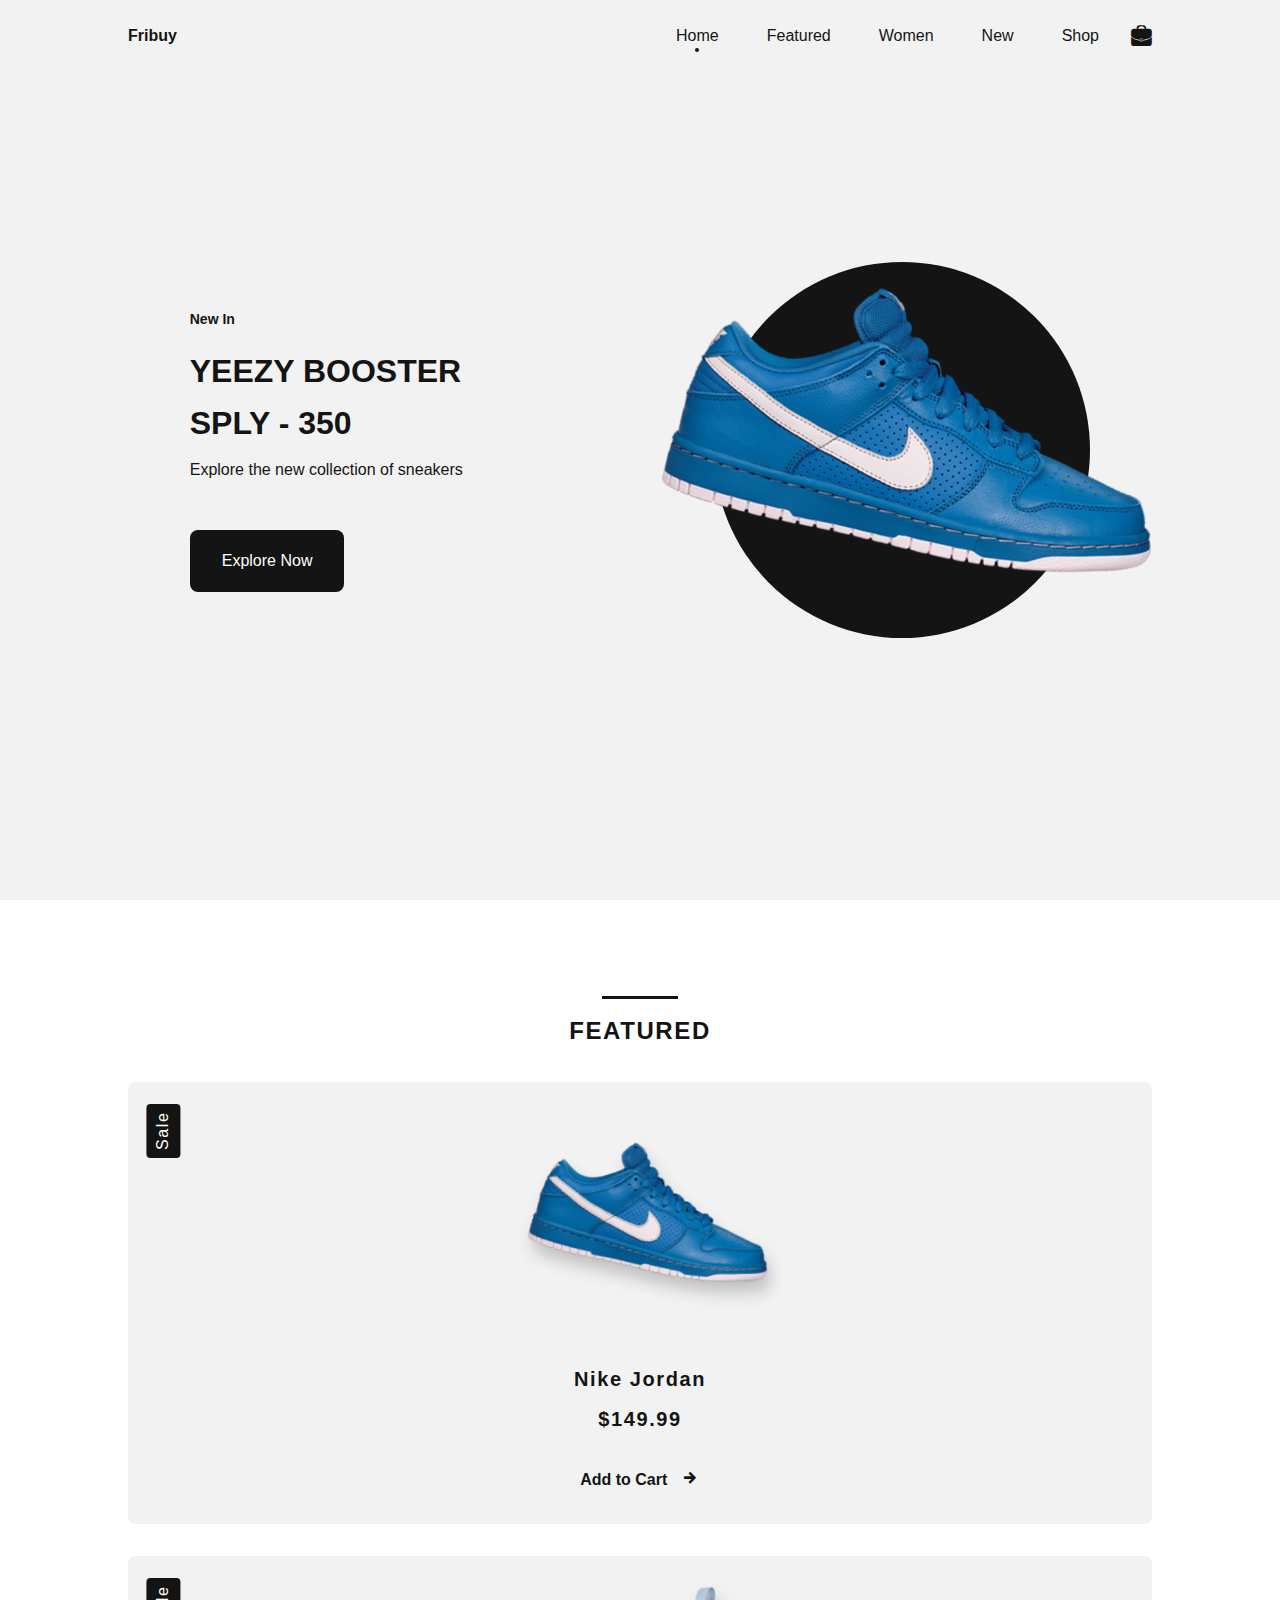
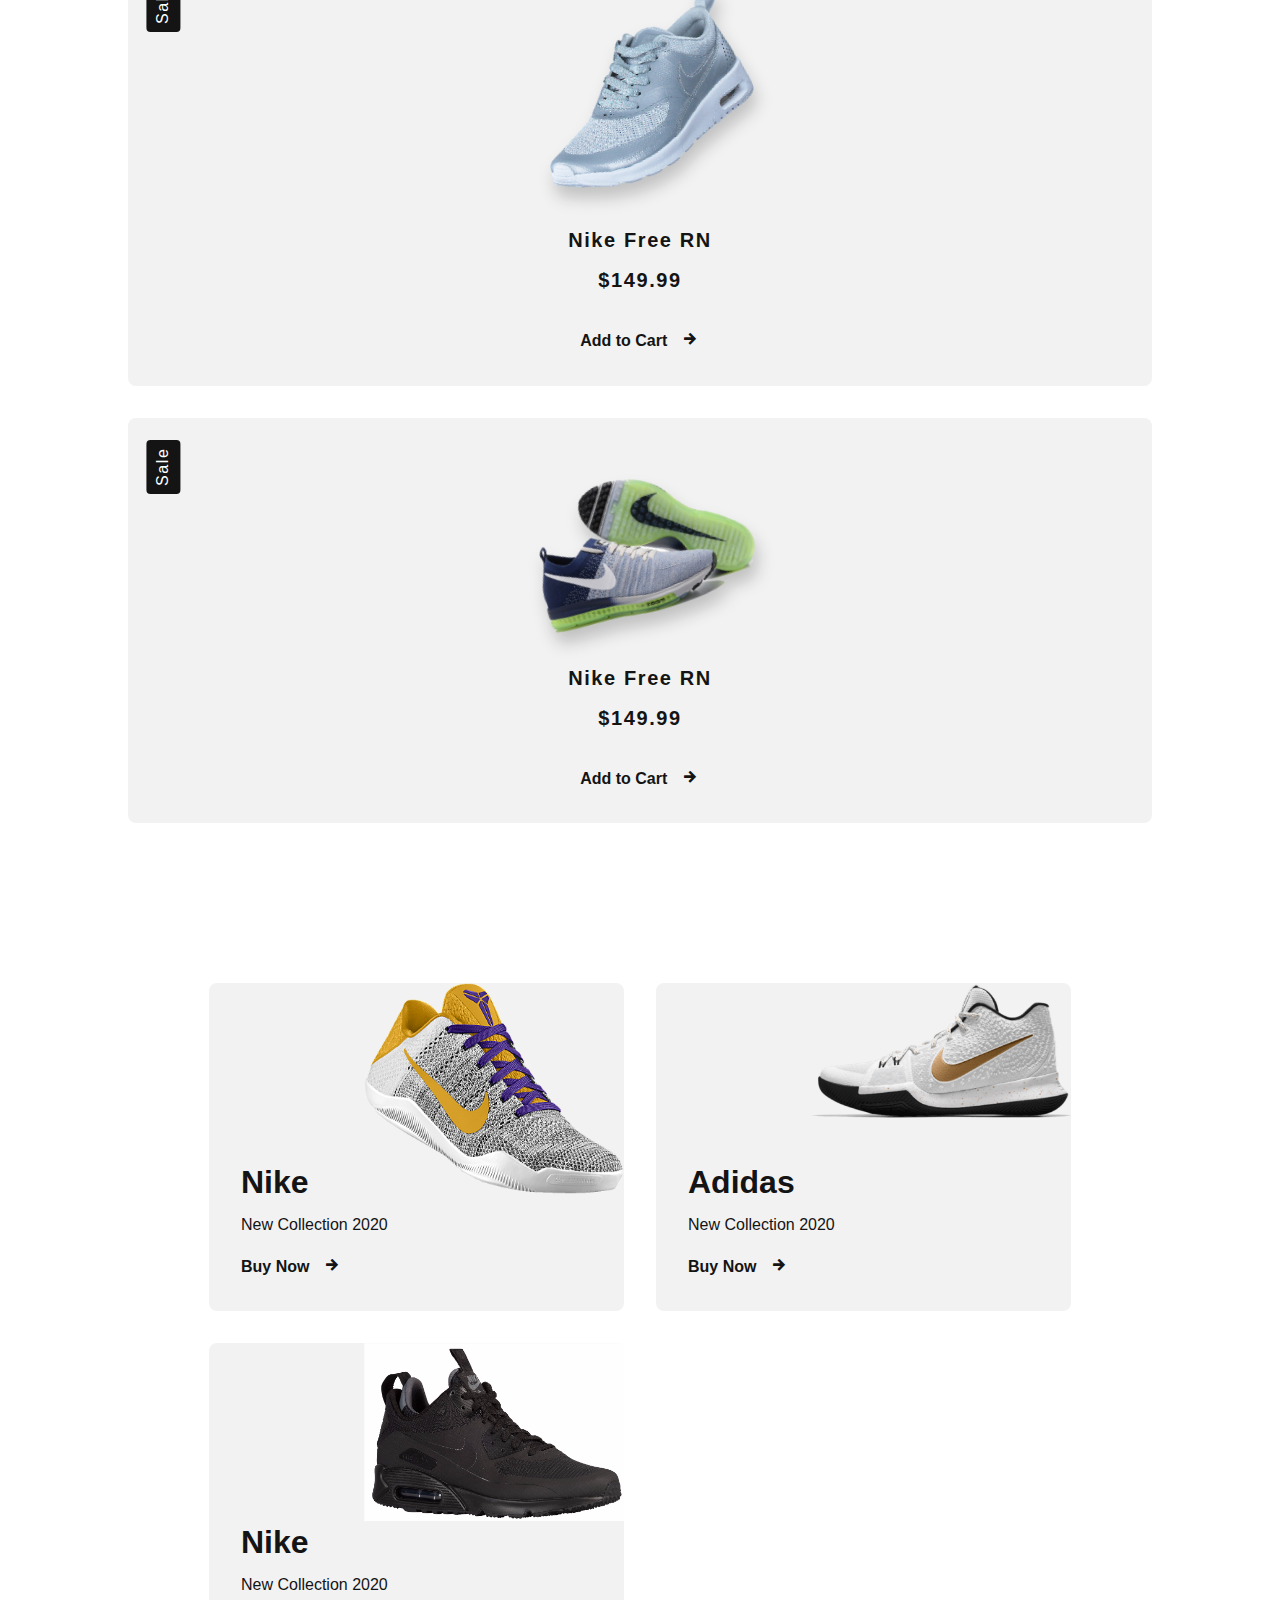
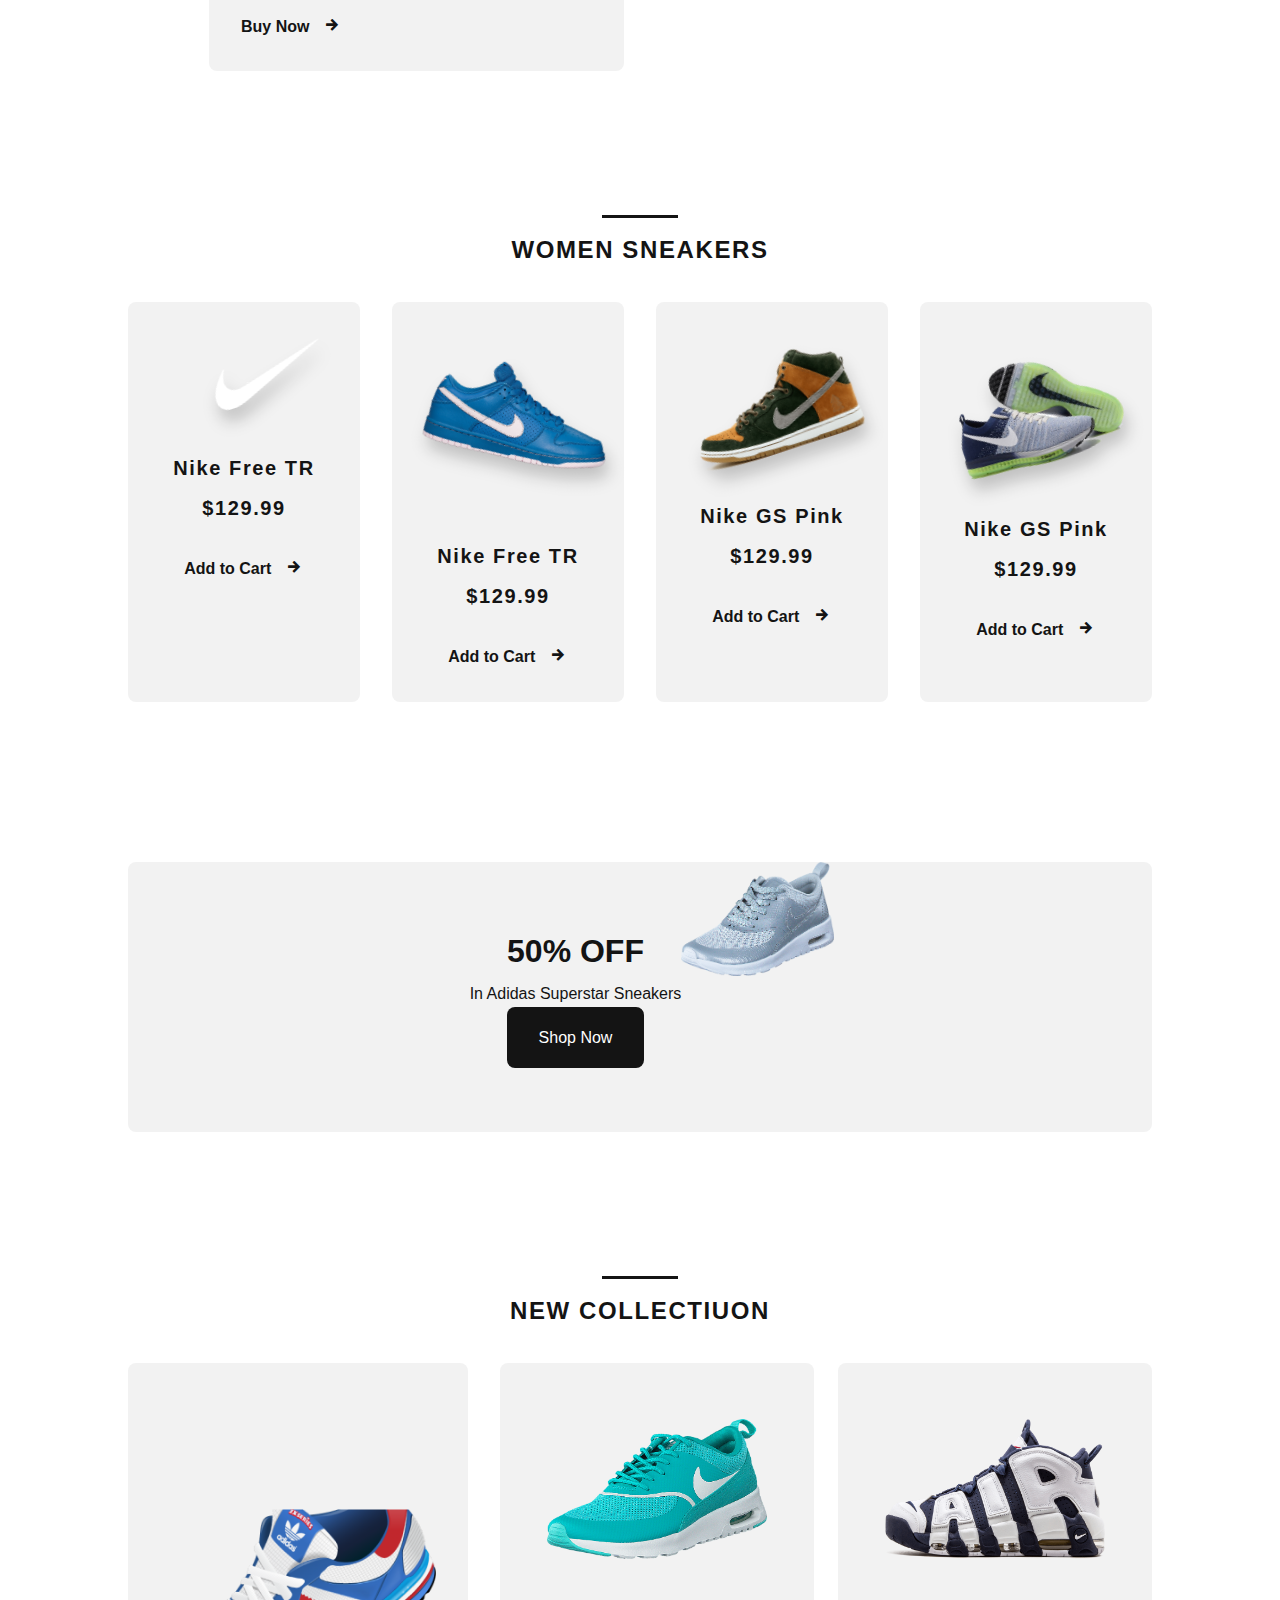
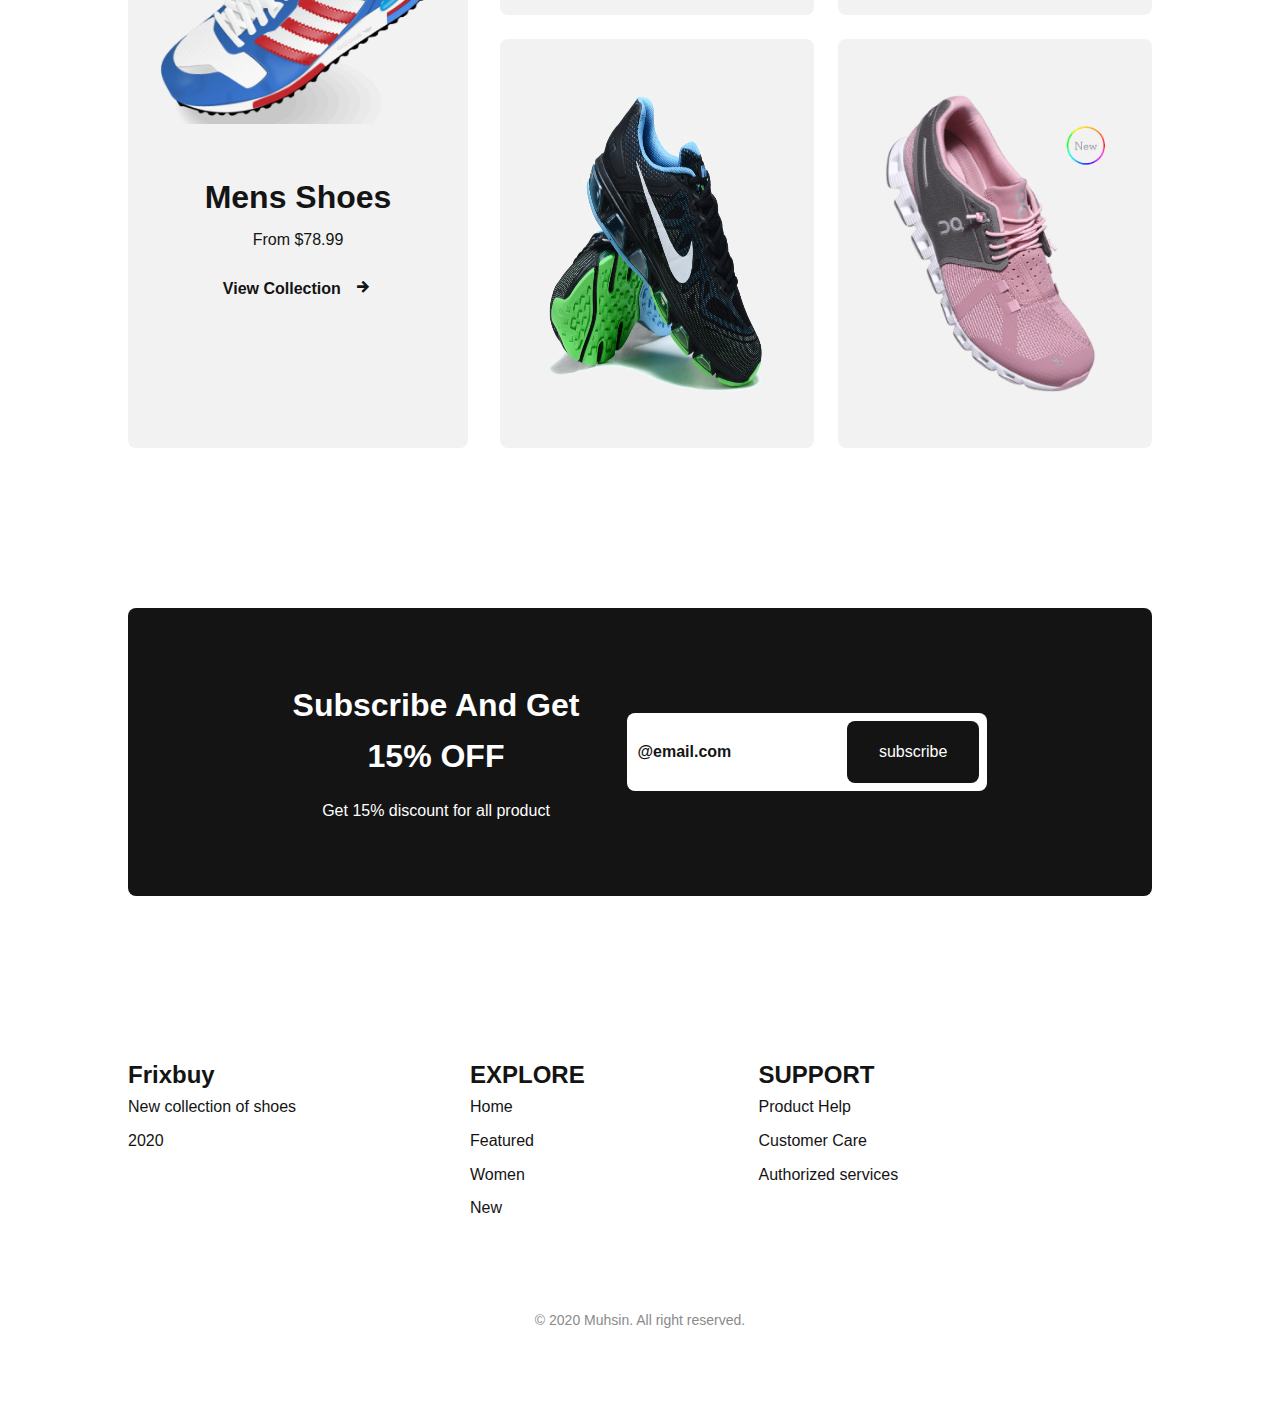
<file: index.html>
<!DOCTYPE html>
<html lang="en">
<head>
    <meta charset="UTF-8">
    <meta http-equiv="X-UA-Compatible" content="IE=edge">
    <meta name="viewport" content="width=device-width, initial-scale=1.0">
    <title>Fridax shopping</title>
    <link rel="stylesheet" href="style.css">
    <link rel="stylesheet" href="icofont/icofont.min.css">
</head>
<body>
    <div class="l-header" id="header">
        <nav class="nav bd-grid">
            <div class="nav_toggle" id="nav-toggle">
                <i class="icofont-navigation-menu"></i>
            </div>
            <a href="http://www.facebook.com" class="nav_logo">Fribuy</a>

            <div class="nav_menu" id="nav-menu">
                <ul class="nav_list">
                    <li class="nav_item"><a href="#home" class="navlink active">Home</a></li>
                    <li class="nav_item"><a href="#featured" class="navlink">Featured</a></li>
                    <li class="nav_item"><a href="#women" class="navlink">Women</a></li>
                    <li class="nav_item"><a href="#new" class="navlink">New</a></li>
                    <li class="nav_item"><a href="./shop.html" class="navlink">Shop</a></li>
                </ul>
            </div>
            <div class="nav_shop">
                <i class="icofont-bag-alt"></i>
            </div>
        </nav>
    </div>


    <main class="l-main">
        <section class="home" id="home">
            <div class="home_container bd-grid">
               
                <div class="home_data sec_2">
                    <span class="home_new">New In</span>
                    <h1 class="home_title">YEEZY BOOSTER <br>SPLY - 350</h1>
                    <p class="home_description">
                        Explore the new collection of sneakers
                    </p>
                    <a href="#" class="button">Explore Now</a>
                </div>

                <div class="home_sneaker sec">
                    <div class="home_shape"></div>
                    <img src="img/pngfind.com-nike-shoes-png-2408748.png" alt="" class="home_img">
                </div>
            </div>
        </section>

        <section class="featured section" id="featured">
            <h2 class="section-title">FEATURED</h2>

            <div class="featured_container bd-grid">
                <article class="sneakers">
                    <div class="sneaker_sale">Sale</div>
                    <img src="img/pngfind.com-nike-shoes-png-2408748.png" alt="" class="sneaker_img">
                    <span class="sneaker_name">Nike Jordan</span>
                    <span class="sneaker_preci">$149.99</span>
                    <a href="#" class="button-light">Add to Cart <i class="icofont-arrow-right button-icon"></i></a>
                </article>

                <article class="sneakers">
                    <div class="sneaker_sale">Sale</div>
                    <img src="img/pngfind.com-nike-shoes-png-2638216.png" alt="" class="sneaker_img">
                    <span class="sneaker_name">Nike Free RN</span>
                    <span class="sneaker_preci">$149.99</span>
                    <a href="#" class="button-light">Add to Cart <i class="icofont-arrow-right button-icon"></i></a>
                </article>

                <article class="sneakers">
                    <div class="sneaker_sale">Sale</div>
                    <img src="img/pngfind.com-nike-shoes-png-2408892.png" alt="" class="sneaker_img">
                    <span class="sneaker_name">Nike Free RN</span>
                    <span class="sneaker_preci">$149.99</span>
                    <a href="#" class="button-light">Add to Cart <i class="icofont-arrow-right button-icon"></i></a>
                </article>
            </div>
        </section>

        <section class="collection section">
            <div class="collection_container bd-grid">
                <div class="collection_card">
                    <div class="collection_data">
                        <h3 class="collection_name">Nike</h3>
                        <p class="collection_description">New Collection 2020</p>
                        <a href="#" class="button-light">Buy Now <i class="icofont-arrow-right button-icon"></i></a>
                    </div>
                    <img src="img/pngfind.com-kobe-dunk-png-4007066.png" alt="" class="collection_img">
                </div>

                <div class="collection_card">
                    <div class="collection_data">
                        <h3 class="collection_name">Adidas</h3>
                        <p class="collection_description">New Collection 2020</p>
                        <a href="#" class="button-light">Buy Now <i class="icofont-arrow-right button-icon"></i></a>
                    </div>
                    <img src="img/pngfind.com-nike-png-1023021.png" alt="" class="collection_img">
                </div>

                <div class="collection_card">
                    <div class="collection_data">
                        <h3 class="collection_name">Nike</h3>
                        <p class="collection_description">New Collection 2020</p>
                        <a href="#" class="button-light">Buy Now <i class="icofont-arrow-right button-icon"></i></a>
                    </div>
                    <img src="img/pngfind.com-nike-png-4672922.png" alt="" class="collection_img">
                </div>
            </div>
        </section>

        <section class="women section" id="women">
            <h2 class="section-title">WOMEN SNEAKERS</h2>

            <div class="women_container bd-grid">
                <article class="sneakers">
                    <img src="img/pngfind.com-nike-png-562979.png" alt="" class="sneaker_img">
                    <span class="sneaker_name">Nike Free TR</span>
                    <span class="sneaker_preci">$129.99</span>
                    <a href="#" class="button-light">Add to Cart <i class="icofont-arrow-right button-icon"></i></a>
                </article>

                <article class="sneakers">
                    <img src="img/pngfind.com-nike-shoes-png-2408748.png" alt="" class="sneaker_img">
                    <span class="sneaker_name">Nike Free TR</span>
                    <span class="sneaker_preci">$129.99</span>
                    <a href="#" class="button-light">Add to Cart <i class="icofont-arrow-right button-icon"></i></a>
                </article>

                <article class="sneakers">
                    <img src="img/pngfind.com-nike-sb-logo-png-5716623.png" alt="" class="sneaker_img">
                    <span class="sneaker_name">Nike GS Pink</span>
                    <span class="sneaker_preci">$129.99</span>
                    <a href="#" class="button-light">Add to Cart <i class="icofont-arrow-right button-icon"></i></a>
                </article>

                <article class="sneakers">
                    <img src="img/pngfind.com-nike-shoes-png-2408892.png" alt="" class="sneaker_img">
                    <span class="sneaker_name">Nike GS Pink</span>
                    <span class="sneaker_preci">$129.99</span>
                    <a href="#" class="button-light">Add to Cart <i class="icofont-arrow-right button-icon"></i></a>
                </article>
            </div>
        </section>
        <section class="offer section">
            <div class="offer_container bd-grid">
                <div class="offer_data">
                    <h3 class="offer_title">50% OFF</h3>
                    <p class="offer_description">In Adidas Superstar Sneakers</p>
                    <a href="#" class="button">Shop Now</a>
                </div>

                <img src="img/pngfind.com-nike-shoes-png-2638216.png" alt="" class="offer_img">
            </div>
        </section>
        <section class="new section" id="new">
            <h2 class="section-title">NEW COLLECTIUON</h2>

            <div class="new_container bd-grid">
                <div class="new_mens">
                    <img src="img/pngfind.com-nike-shoes-png-3030319.png" alt="" class="new_mens-img">
                    <h3 class="new_title">Mens Shoes</h3>
                    <span class="new_preci">From $78.99</span>
                    <a href="#" class="button-light">View Collection <i class="icofont-arrow-right button-icon"></i></a>
                </div>

                <div class="new_sneaker">
                    <div class="new_sneaker-card">
                        <img src="img/pngfind.com-nike-shoes-png-3030402.png" alt="" class="new_sneaker-img">
                        <div class="new_sneaker-overlay">
                            <a href="#" class="button">Add to Cart</a>
                        </div>
                    </div>

                    <div class="new_sneaker-card">
                        <img src="img/pngfind.com-scottie-pippen-png-5466855.png" alt="" class="new_sneaker-img">
                        <div class="new_sneaker-overlay">
                            <a href="#" class="button">Add to Cart</a>
                        </div>
                    </div>

                    <div class="new_sneaker-card">
                        <img src="img/pngfind.com-shoes-png-481123.png" alt="" class="new_sneaker-img">
                        <div class="new_sneaker-overlay">
                            <a href="#" class="button">Add to Cart</a>
                        </div>
                    </div>

                    <div class="new_sneaker-card">
                        <img src="img/pngfind.com-nike-shoes-png-3030329.png" alt="" class="new_sneaker-img">
                        <div class="new_sneaker-overlay">
                            <a href="#" class="button">Add to Cart</a>
                        </div>
                    </div>
                </div>
            </div>
        </section>
        <section class="newsletter section">
            <div class="newsletter_container bd-grid">
                <div>
                    <h3 class="newsletter_title">Subscribe And Get <br> 15%     OFF</h3>
                    <p class="newsletter_description">Get 15% discount for all product</p>
                </div>

                <form action="" class="newsletter_subscribe">
                    <input type="text" placeholder="@email.com" class="newsletter_input">
                    <a href="#" class="button">subscribe</a>
                </form>
            </div>
        </section>
    </main>

        <footer class="footer section">
            <div class="footer_container bd-grid">
                <div class="footer_box">
                    <h3 class="footer_title">Frixbuy</h3>
                    <ul>
                        <li><a href="#" class="footer_link">New collection of shoes</a></li>
                        <li><a href="#" class="footer_link">2020</a></li>
                    </ul>
                </div>
                <div class="footer_box">
                    <h3 class="footer_title">EXPLORE</h3>
                    <ul>
                        <li><a href="#" class="footer_link">Home</a></li>
                        <li><a href="#" class="footer_link">Featured</a></li>
                        <li><a href="#" class="footer_link">Women</a></li>
                        <li><a href="#" class="footer_link">New</a></li>
                    </ul>
                </div>

                <div class="footer_box">
                    <h3 class="footer_title">SUPPORT</h3>
                    <ul>
                        <li><a href="#" class="footer_link">Product Help</a></li>
                        <li><a href="#" class="footer_link">Customer Care</a></li>
                        <li><a href="#" class="footer_link">Authorized services</a></li>
                    </ul>
                </div>

                <div class="footer_box">
                    <a href="#" class="footer_social"><i class="bx bxl-facebook"></i></a>
                    <a href="#" class="footer_social"><i class="bx bxl-instagram"></i></a>
                    <a href="#" class="footer_social"><i class="bx bxl-twitter"></i></a>
                    <a href="#" class="footer_social"><i class="bx bxl-github"></i></a>
                </div>
            </div>
            <p class="footer_copy">&#169; 2020 Muhsin. All right reserved.</p>
        </footer>

    <script src="script.js"></script>
</body>
</html>
</file>
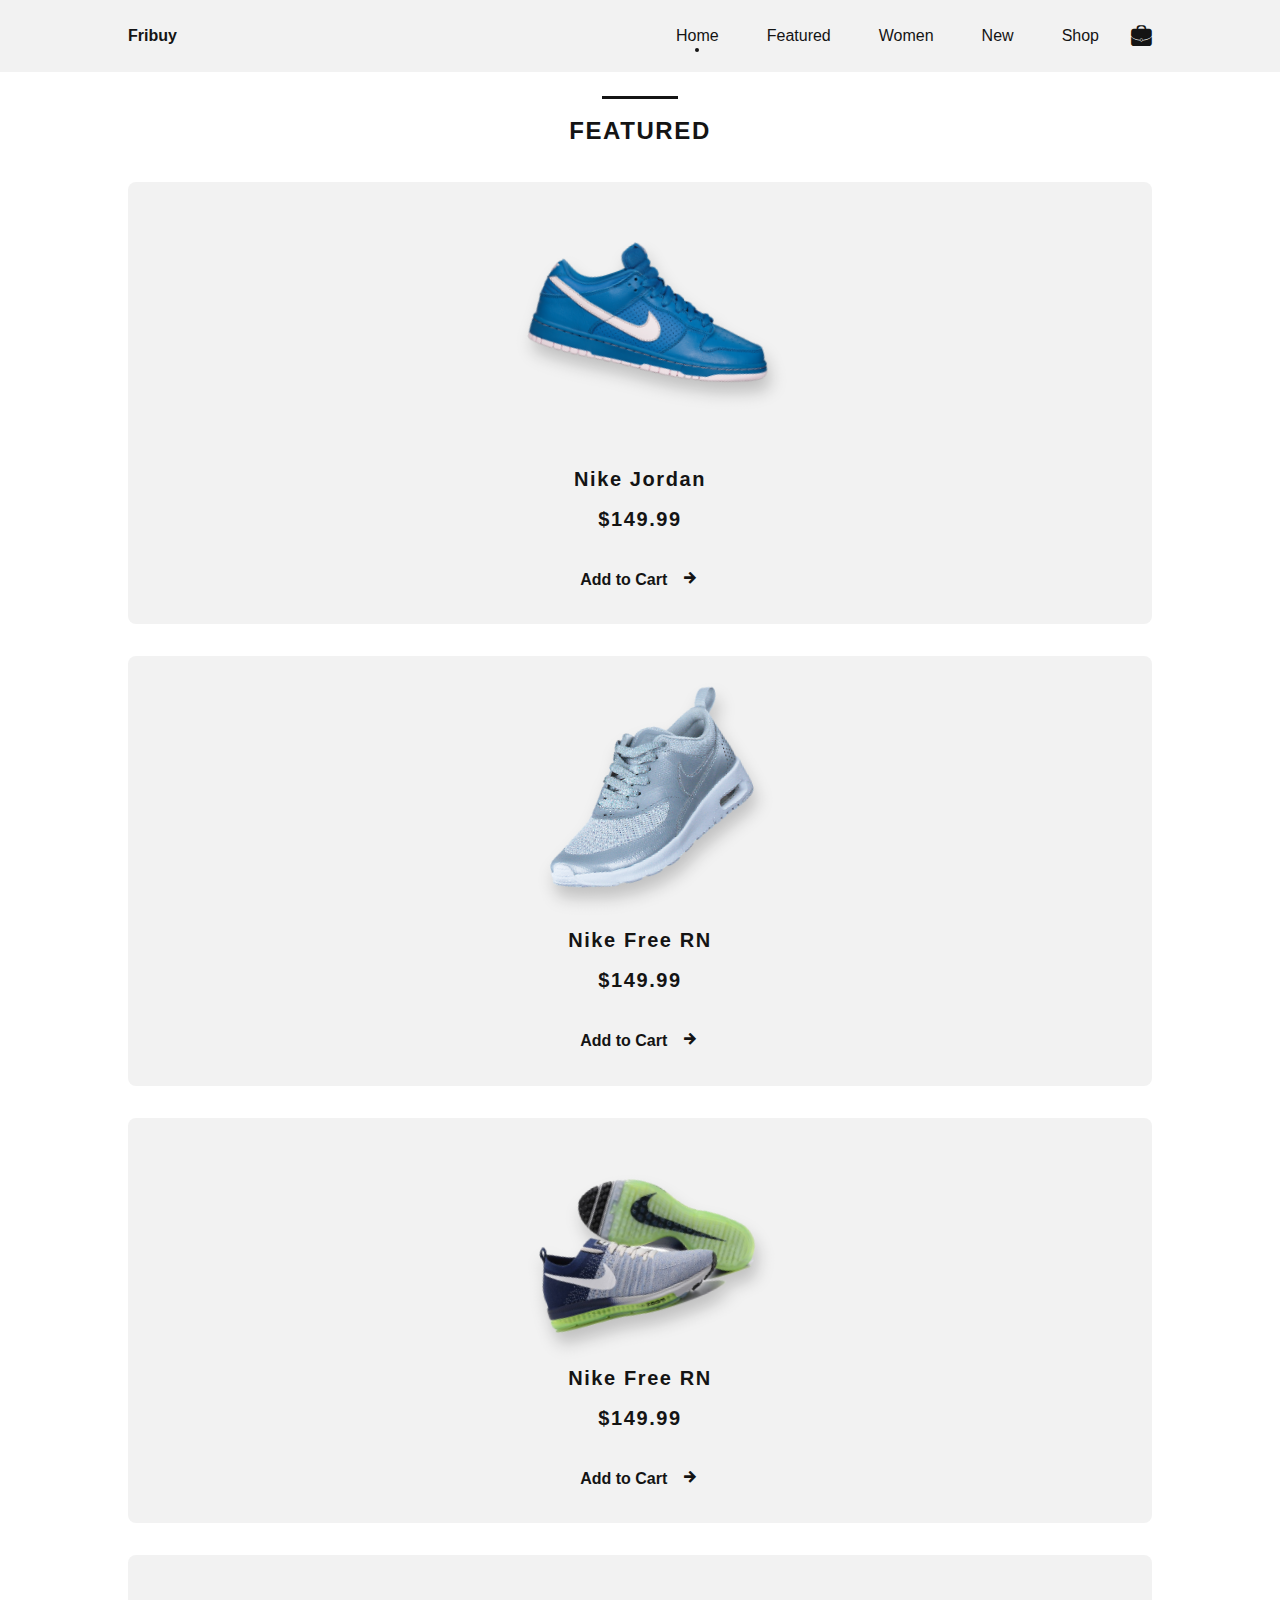
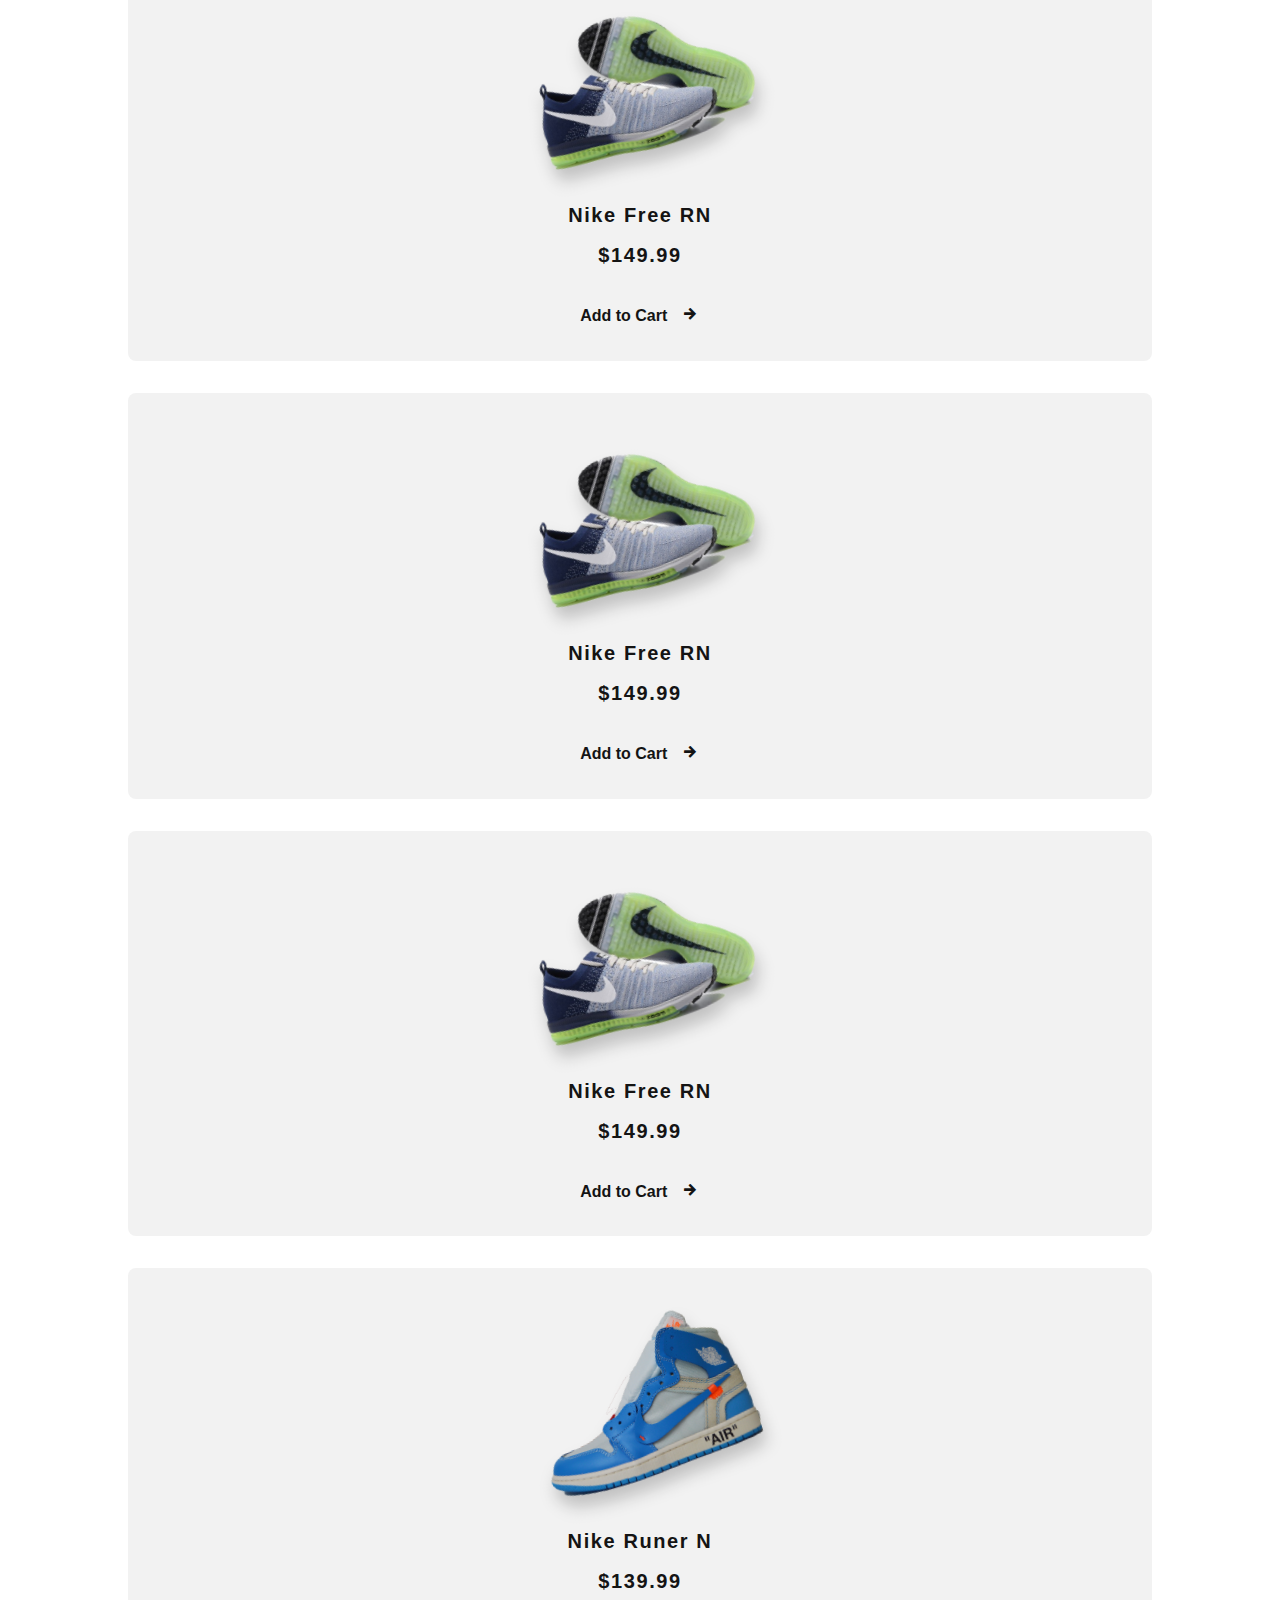
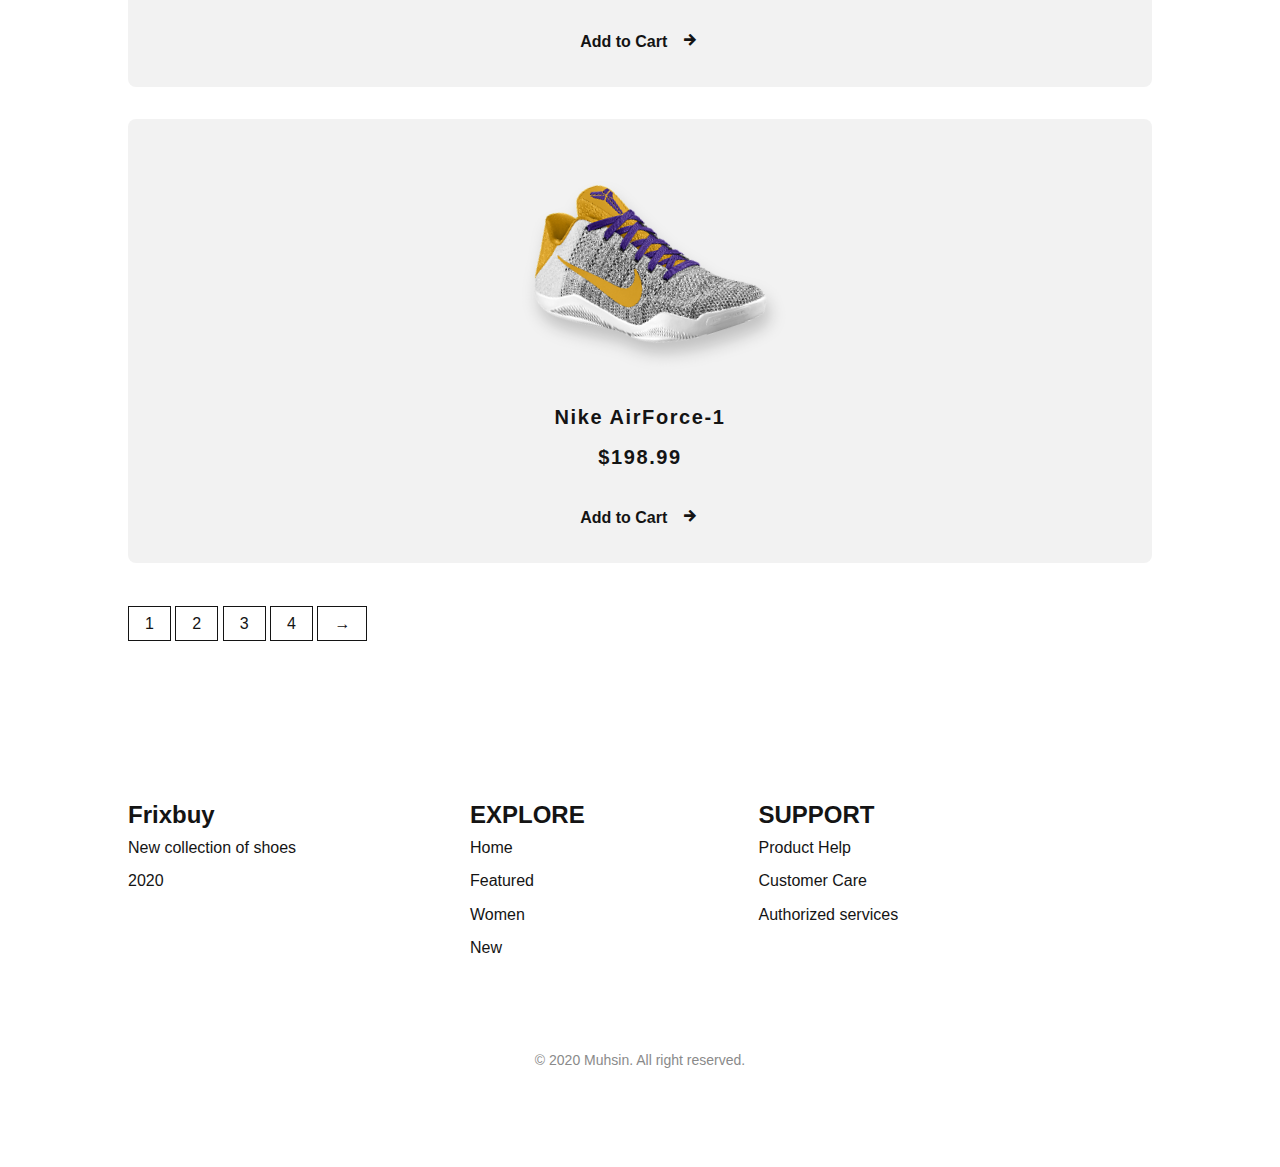
<file: shop.html>
<!DOCTYPE html>
<html lang="en">
<head>
    <meta charset="UTF-8">
    <meta http-equiv="X-UA-Compatible" content="IE=edge">
    <meta name="viewport" content="width=device-width, initial-scale=1.0">
    <title>Fridax shopping</title>
    <link rel="stylesheet" href="style.css">
    <link rel="stylesheet" href="icofont/icofont.min.css">
</head>
<body>

    <div class="l-header" id="header">
        <nav class="nav bd-grid">
            <div class="nav_toggle" id="nav-toggle">
                <i class="icofont-navigation-menu"></i>
            </div>
            <a href="#" class="nav_logo">Fribuy</a>

            <div class="nav_menu" id="nav-menu">
                <ul class="nav_list">
                    <li class="nav_item"><a href="./index.html" class="navlink active">Home</a></li>
                    <li class="nav_item"><a href="./index.html#featured" class="navlink">Featured</a></li>
                    <li class="nav_item"><a href="./index.html#women" class="navlink">Women</a></li>
                    <li class="nav_item"><a href="./index.html#new" class="navlink">New</a></li>
                    <li class="nav_item"><a href="#shop" class="navlink">Shop</a></li>
                </ul>
            </div>
            <div class="nav_shop">
                <i class="icofont-bag-alt"></i>
            </div>
        </nav>
    </div>

    <main class="l-main">
        <section class="featured section" id="featured">
            <h2 class="section-title">FEATURED</h2>

            <div class="featured_container bd-grid">
                <article class="sneakers">
                    <img src="img/pngfind.com-nike-shoes-png-2408748.png" alt="" class="sneaker_img">
                    <span class="sneaker_name">Nike Jordan</span>
                    <span class="sneaker_preci">$149.99</span>
                    <a href="#" class="button-light">Add to Cart <i class="icofont-arrow-right button-icon"></i></a>
                </article>

                <article class="sneakers">
                    <img src="img/pngfind.com-nike-shoes-png-2638216.png" alt="" class="sneaker_img">
                    <span class="sneaker_name">Nike Free RN</span>
                    <span class="sneaker_preci">$149.99</span>
                    <a href="#" class="button-light">Add to Cart <i class="icofont-arrow-right button-icon"></i></a>
                </article>

                <article class="sneakers">
                    <img src="img/pngfind.com-nike-shoes-png-2408892.png" alt="" class="sneaker_img">
                    <span class="sneaker_name">Nike Free RN</span>
                    <span class="sneaker_preci">$149.99</span>
                    <a href="#" class="button-light">Add to Cart <i class="icofont-arrow-right button-icon"></i></a>
                </article>
                <article class="sneakers">
                    <img src="img/pngfind.com-nike-shoes-png-2408892.png" alt="" class="sneaker_img">
                    <span class="sneaker_name">Nike Free RN</span>
                    <span class="sneaker_preci">$149.99</span>
                    <a href="#" class="button-light">Add to Cart <i class="icofont-arrow-right button-icon"></i></a>
                </article>
                <article class="sneakers">
                    <img src="img/pngfind.com-nike-shoes-png-2408892.png" alt="" class="sneaker_img">
                    <span class="sneaker_name">Nike Free RN</span>
                    <span class="sneaker_preci">$149.99</span>
                    <a href="#" class="button-light">Add to Cart <i class="icofont-arrow-right button-icon"></i></a>
                </article>
                <article class="sneakers">
                    <img src="img/pngfind.com-nike-shoes-png-2408892.png" alt="" class="sneaker_img">
                    <span class="sneaker_name">Nike Free RN</span>
                    <span class="sneaker_preci">$149.99</span>
                    <a href="#" class="button-light">Add to Cart <i class="icofont-arrow-right button-icon"></i></a>
                </article>
                <article class="sneakers">
                    <img src="img/pngfind.com-jordan-shoe-png-5682385.png" alt="" class="sneaker_img">
                    <span class="sneaker_name">Nike Runer N</span>
                    <span class="sneaker_preci">$139.99</span>
                    <a href="#" class="button-light">Add to Cart <i class="icofont-arrow-right button-icon"></i></a>
                </article>
                <article class="sneakers">
                    <img src="img/pngfind.com-kobe-dunk-png-4007066.png" alt="" class="sneaker_img">
                    <span class="sneaker_name">Nike AirForce-1</span>
                    <span class="sneaker_preci">$198.99</span>
                    <a href="#" class="button-light">Add to Cart <i class="icofont-arrow-right button-icon"></i></a>
                </article>
            </div>
            <div class="sneakers_pages bd-grid">
                <div>
                    <span class="sneaker page">1</span>
                    <span class="sneaker page">2</span>
                    <span class="sneaker page">3</span>
                    <span class="sneaker page">4</span>
                    <span class="sneaker page">&#8594;</span>
                </div>
            </div>
        </section>
    </main>

    <footer class="footer section">
        <div class="footer_container bd-grid">
            <div class="footer_box">
                <h3 class="footer_title">Frixbuy</h3>
                <ul>
                    <li><a href="#" class="footer_link">New collection of shoes</a></li>
                    <li><a href="#" class="footer_link">2020</a></li>
                </ul>
            </div>
            <div class="footer_box">
                <h3 class="footer_title">EXPLORE</h3>
                <ul>
                    <li><a href="#" class="footer_link">Home</a></li>
                    <li><a href="#" class="footer_link">Featured</a></li>
                    <li><a href="#" class="footer_link">Women</a></li>
                    <li><a href="#" class="footer_link">New</a></li>
                </ul>
            </div>

            <div class="footer_box">
                <h3 class="footer_title">SUPPORT</h3>
                <ul>
                    <li><a href="#" class="footer_link">Product Help</a></li>
                    <li><a href="#" class="footer_link">Customer Care</a></li>
                    <li><a href="#" class="footer_link">Authorized services</a></li>
                </ul>
            </div>

            <div class="footer_box">
                <a href="#" class="footer_social"><i class="bx bxl-facebook"></i></a>
                <a href="#" class="footer_social"><i class="bx bxl-instagram"></i></a>
                <a href="#" class="footer_social"><i class="bx bxl-twitter"></i></a>
                <a href="#" class="footer_social"><i class="bx bxl-github"></i></a>
            </div>
        </div>
        <p class="footer_copy">&#169; 2020 Muhsin. All right reserved.</p>
    </footer>

    <script src="script.js"></script>
</body>
</html>
</file>
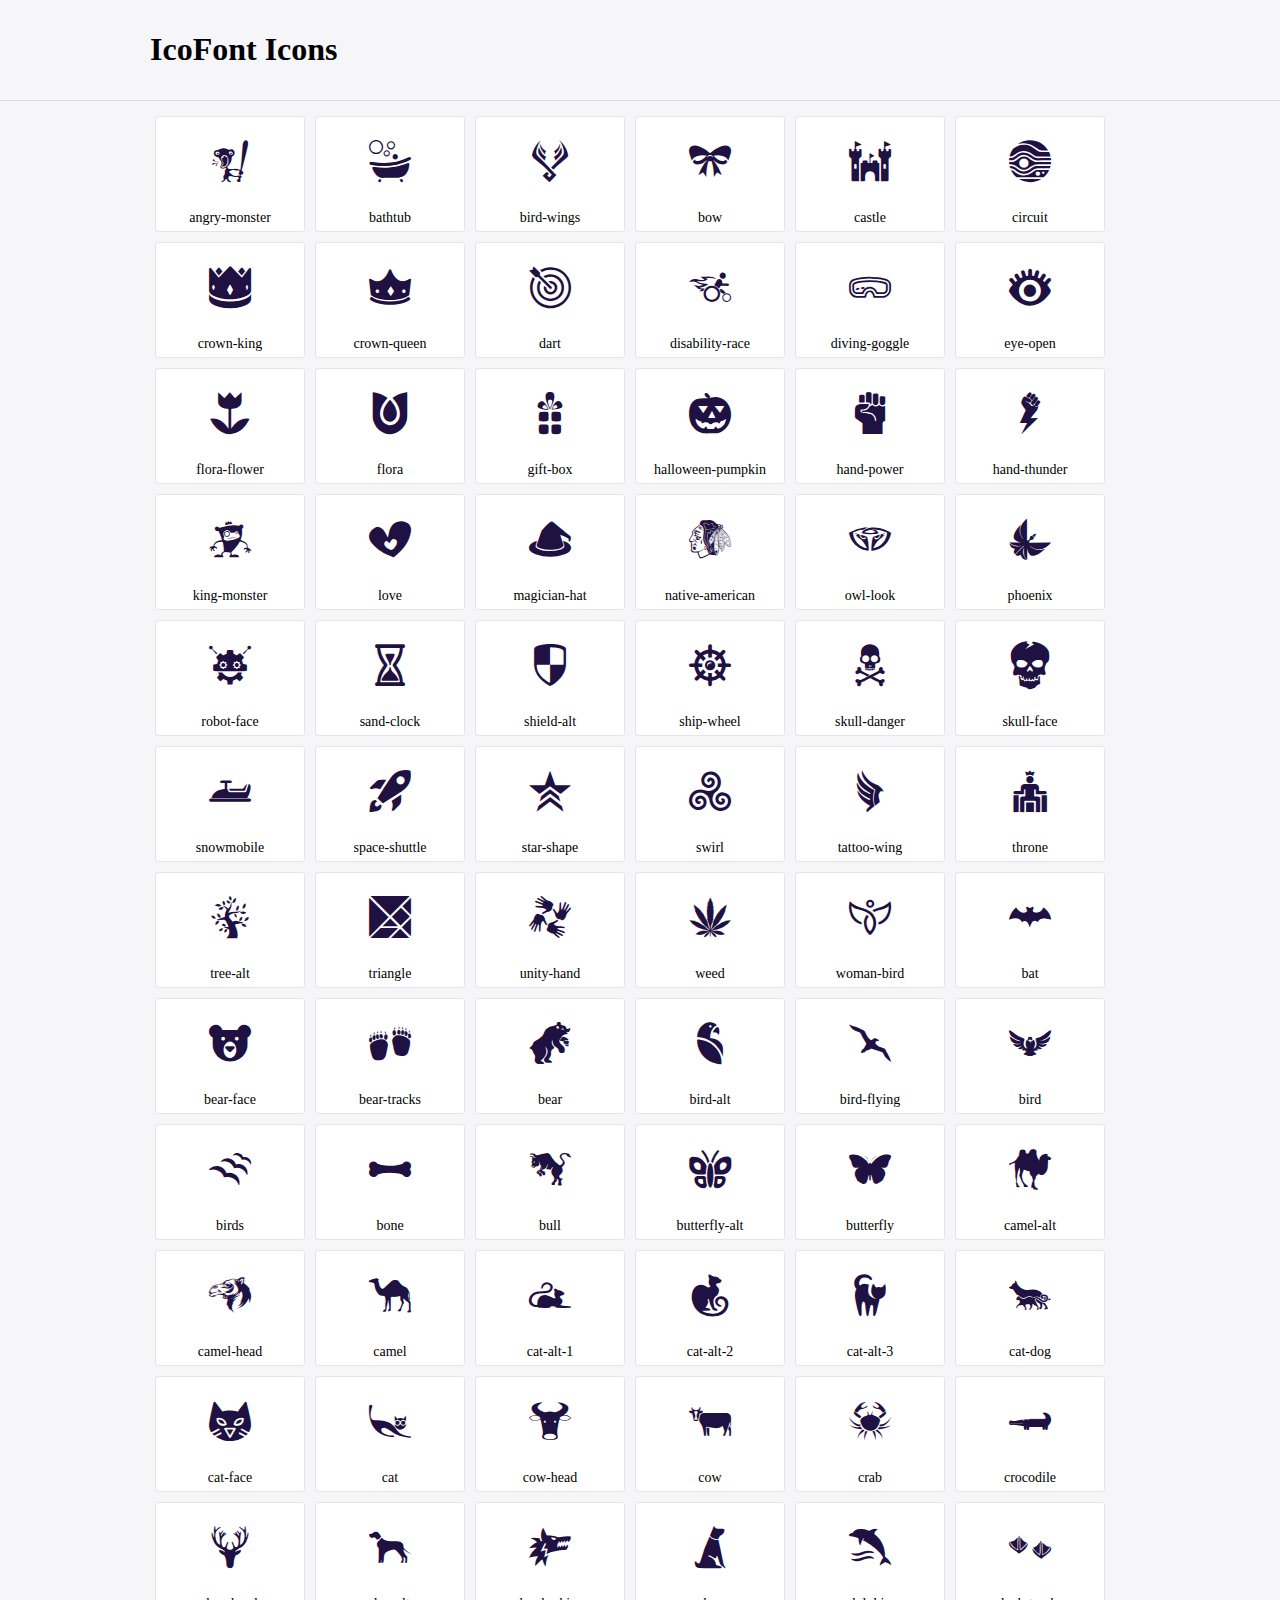
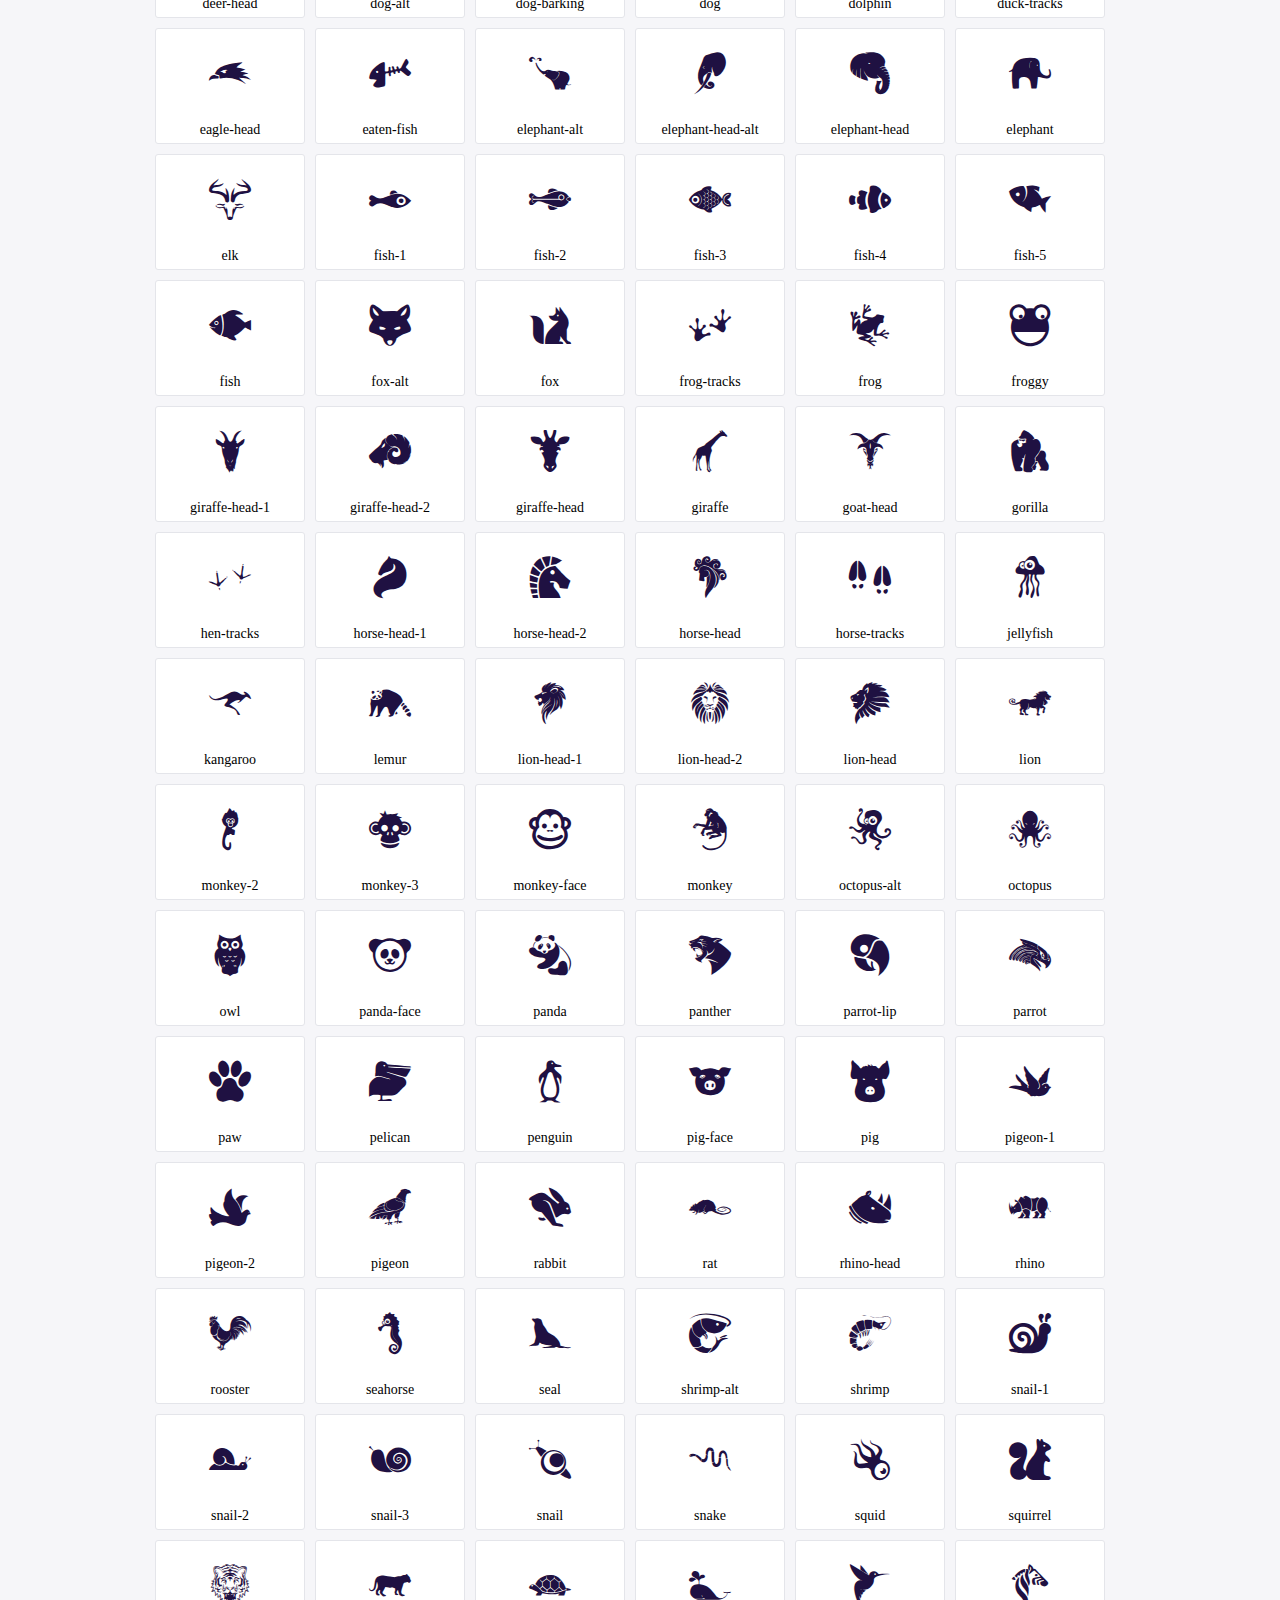
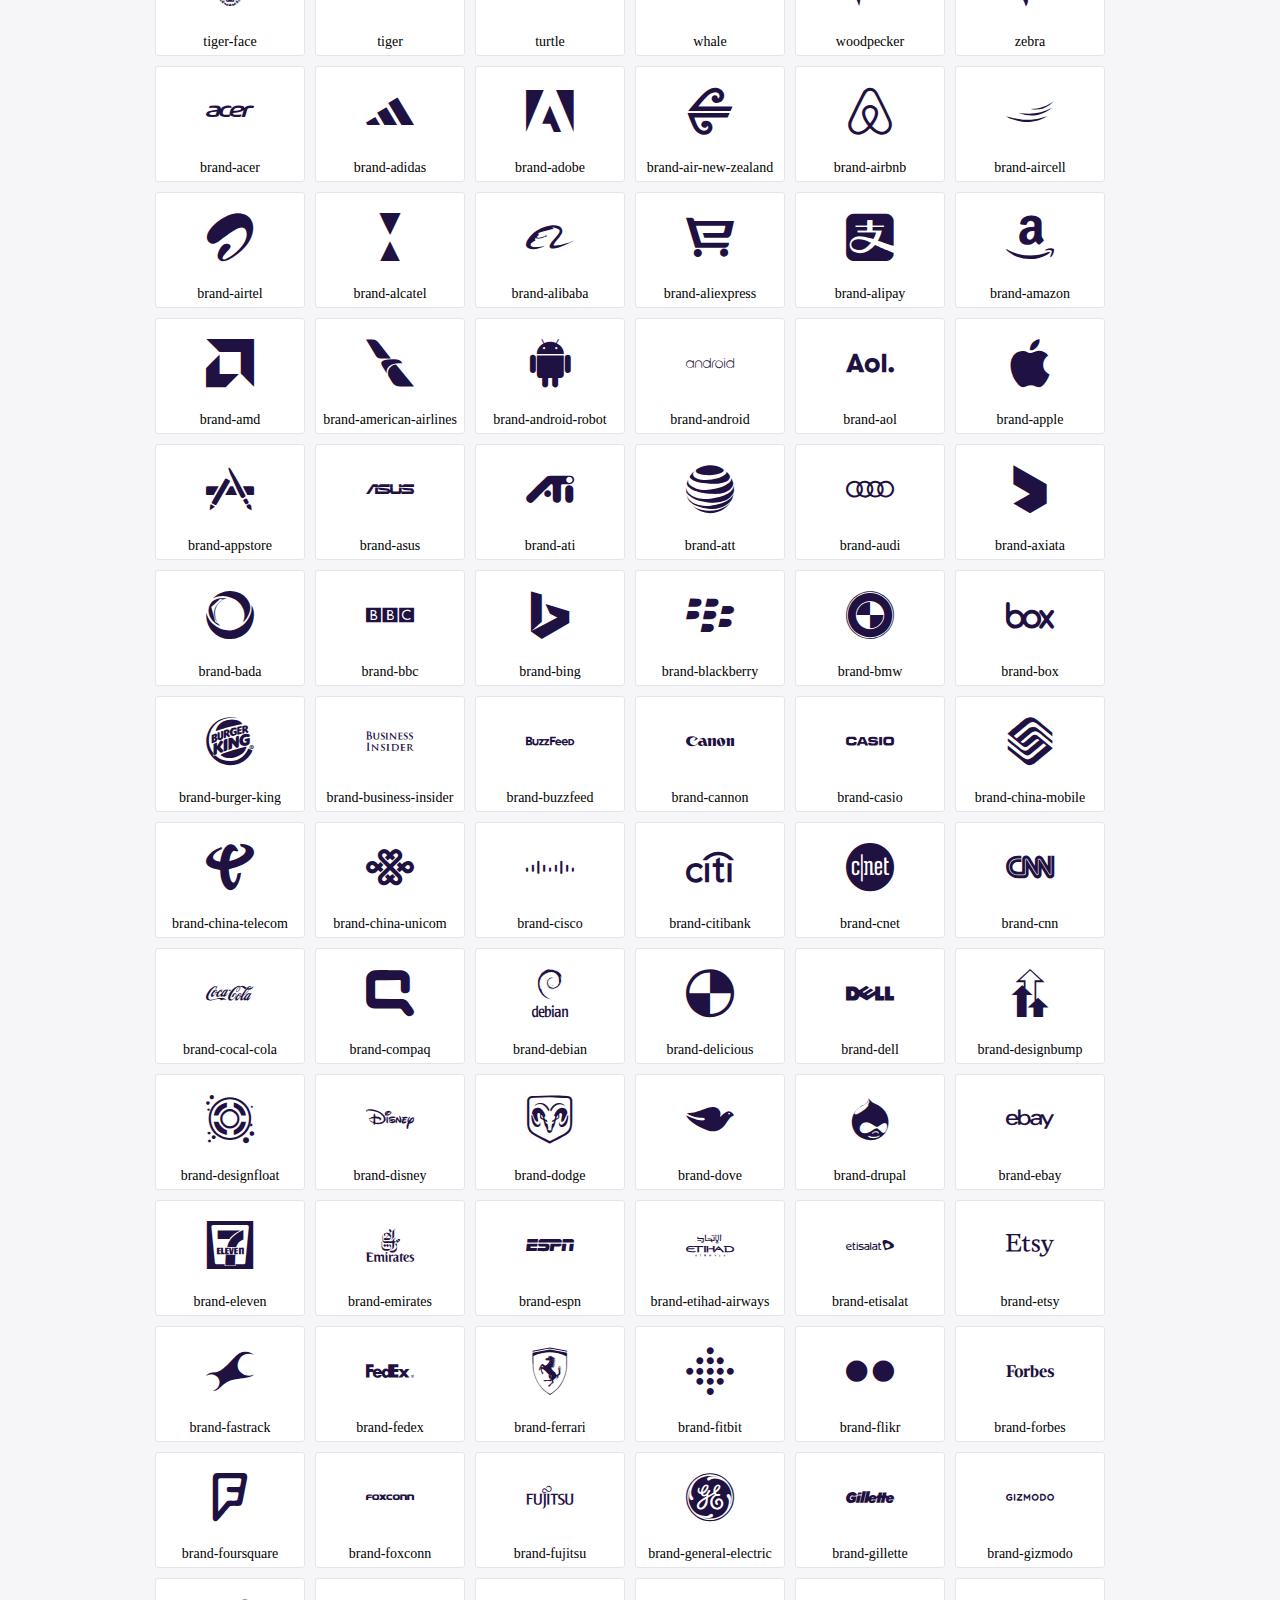
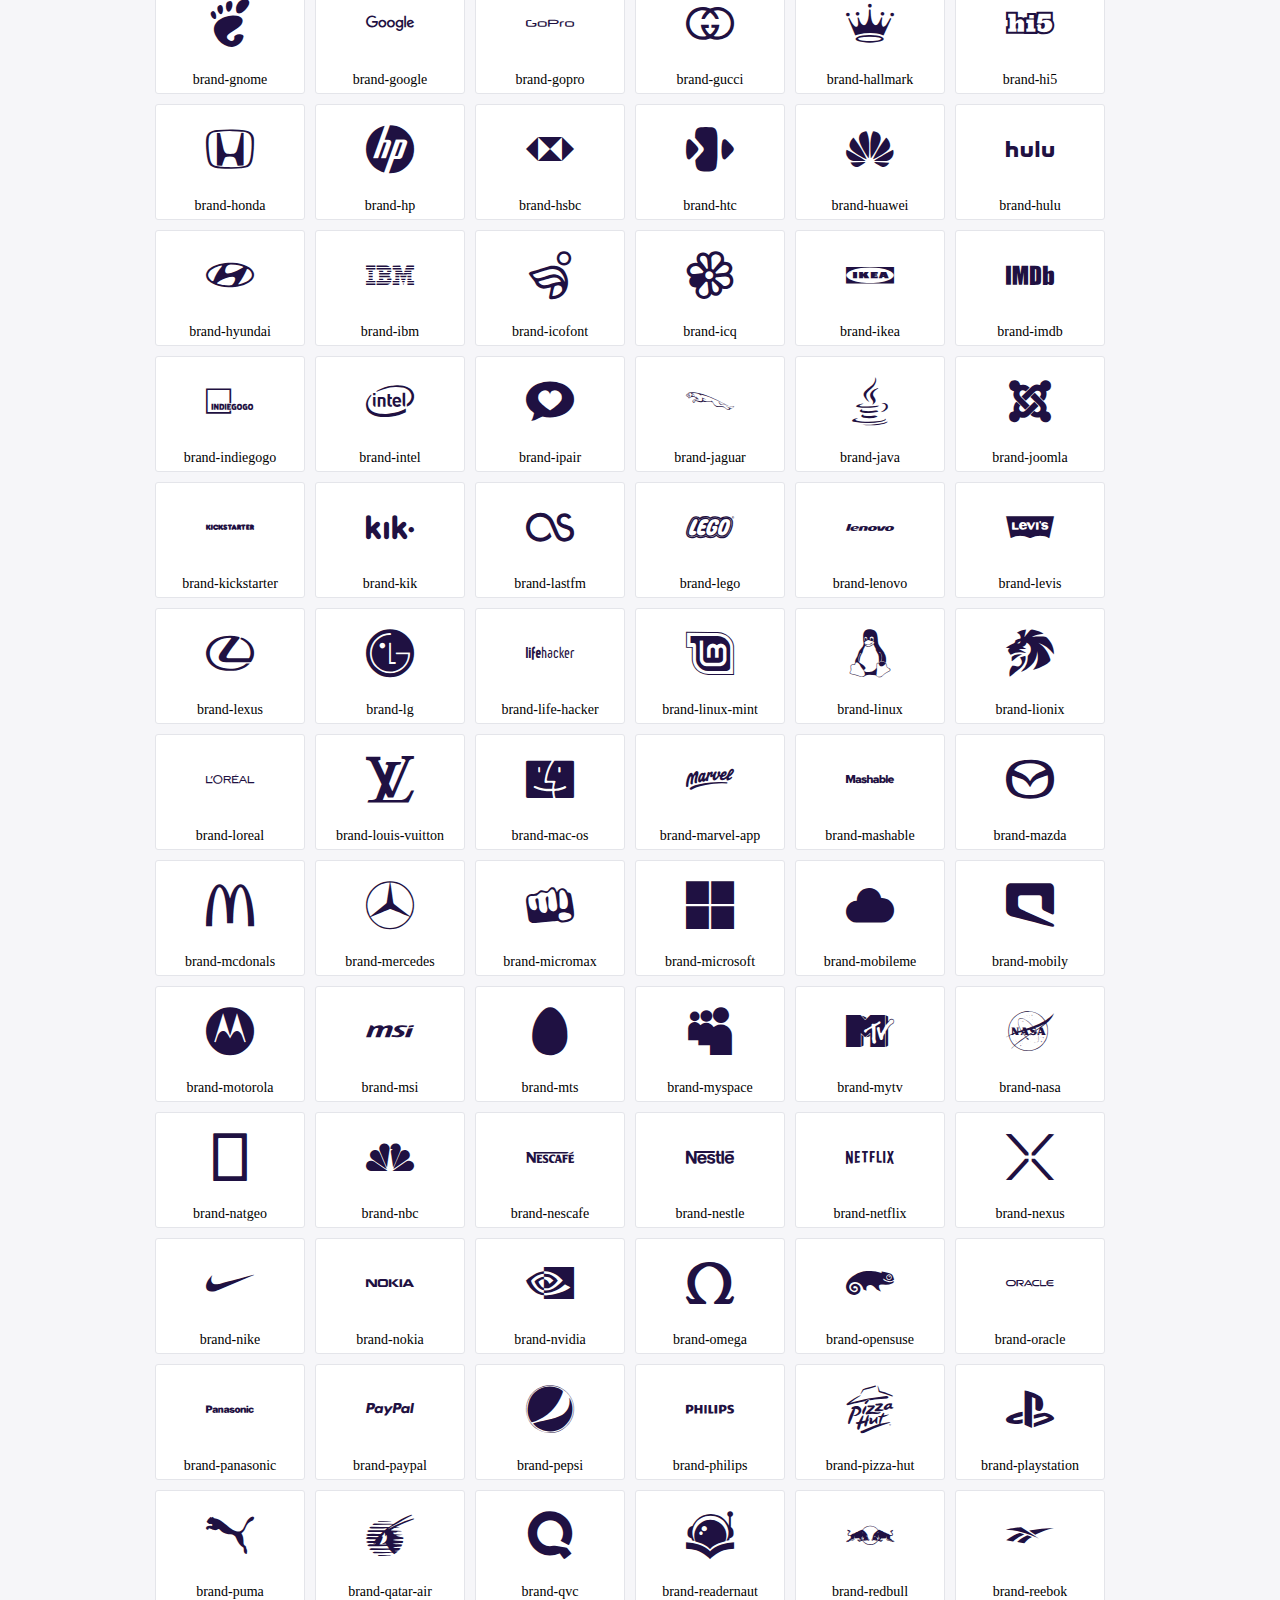
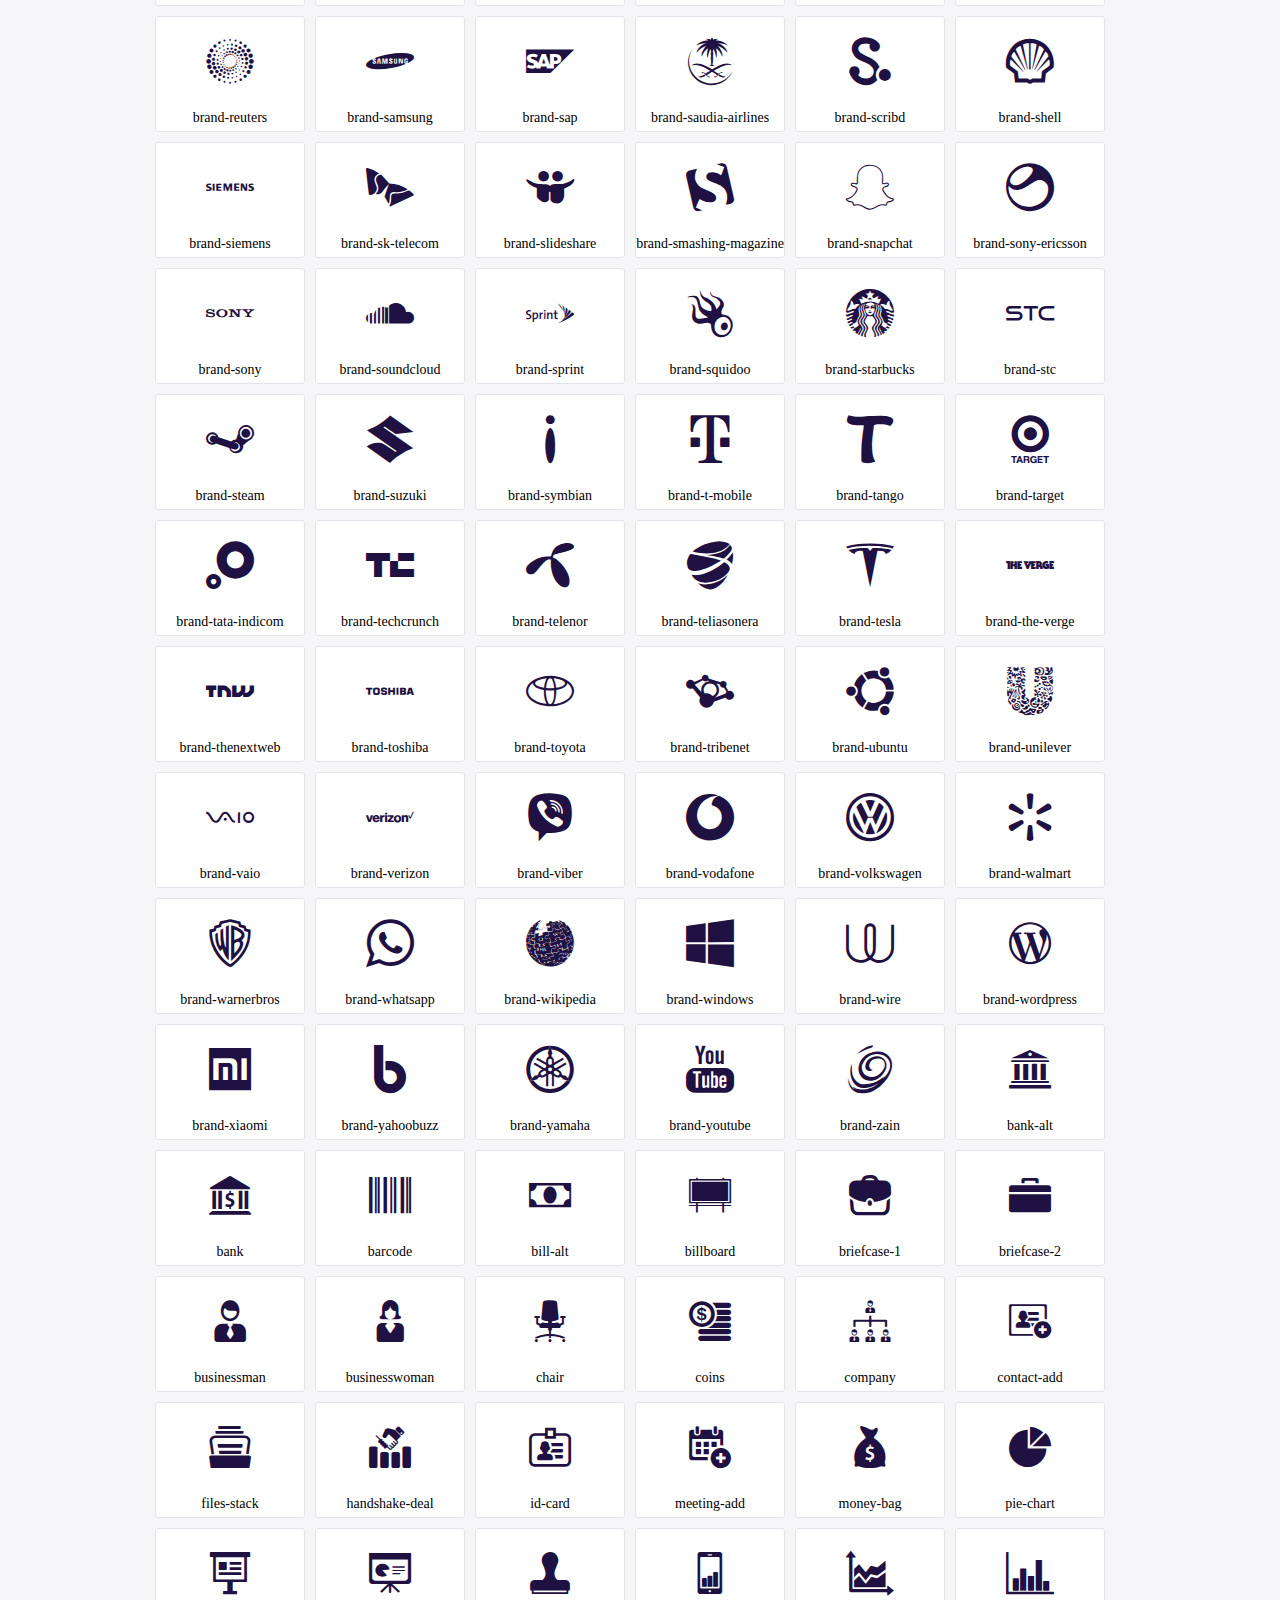
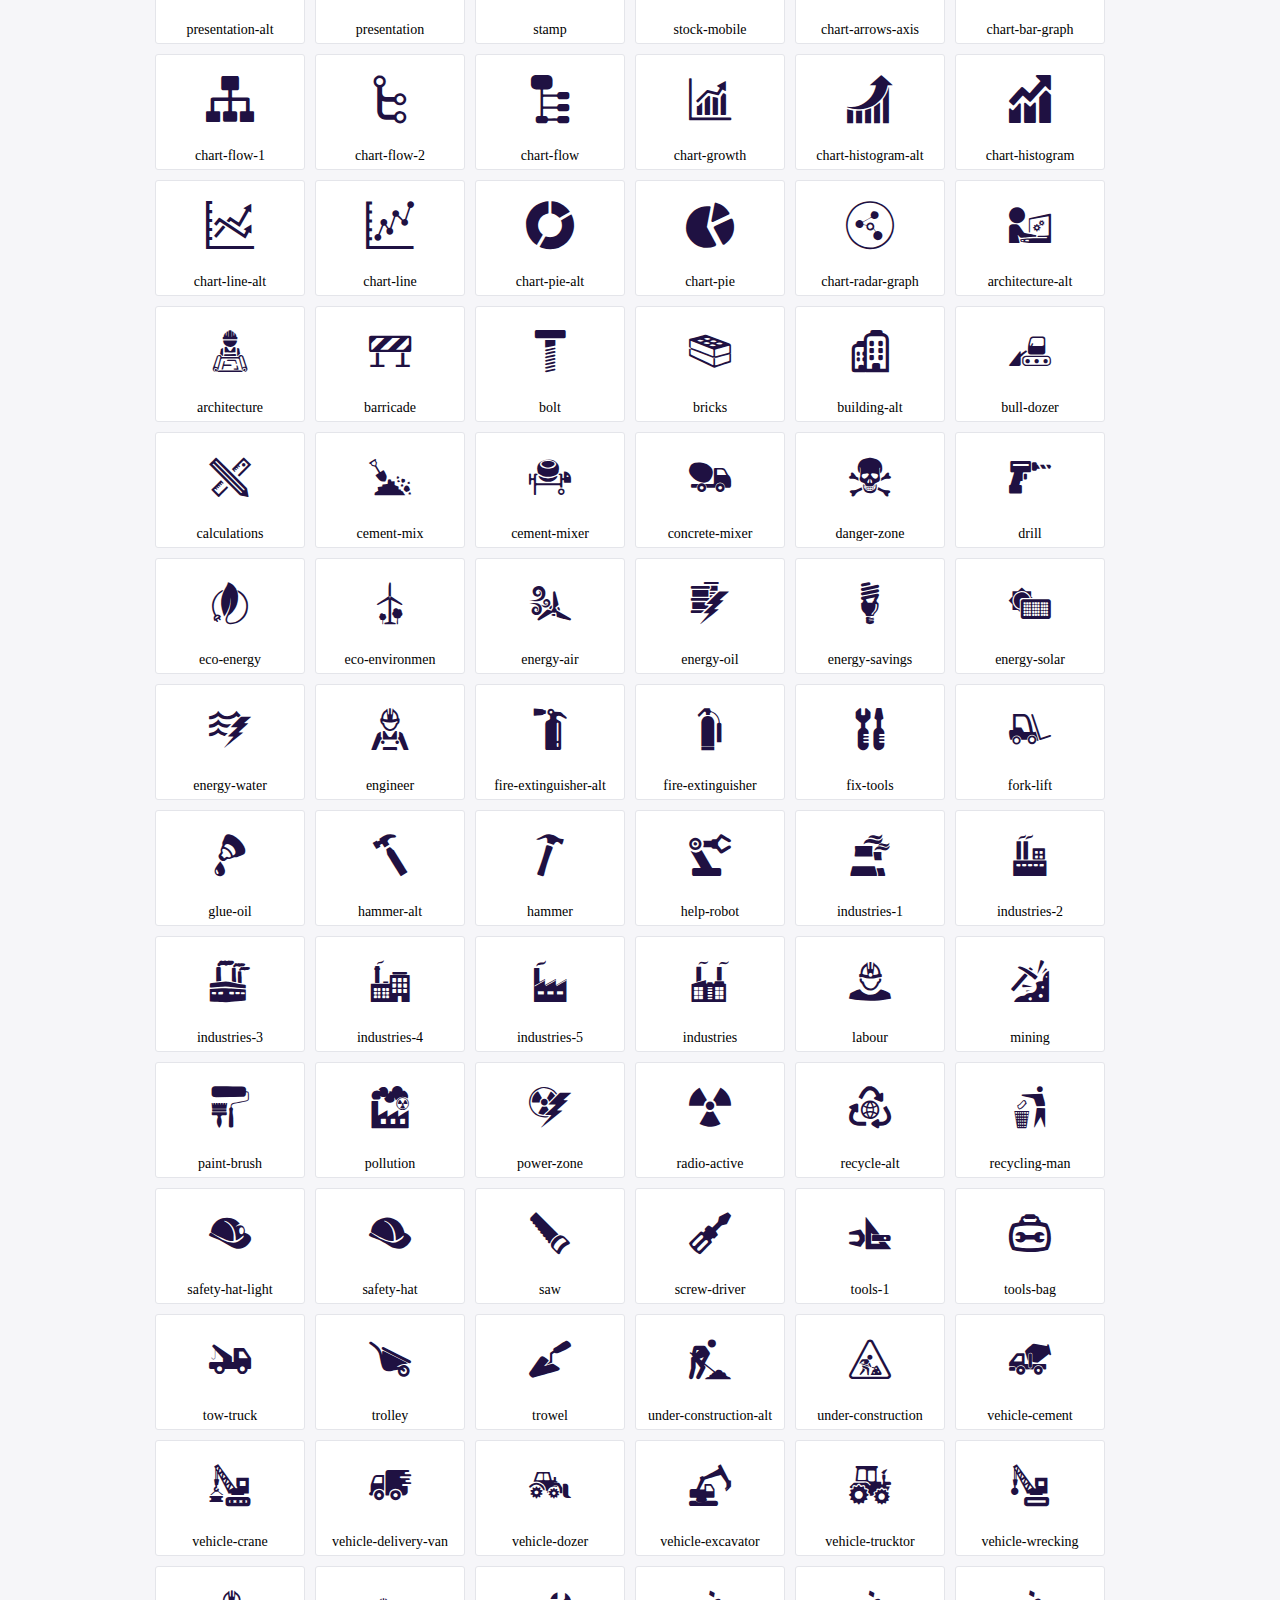
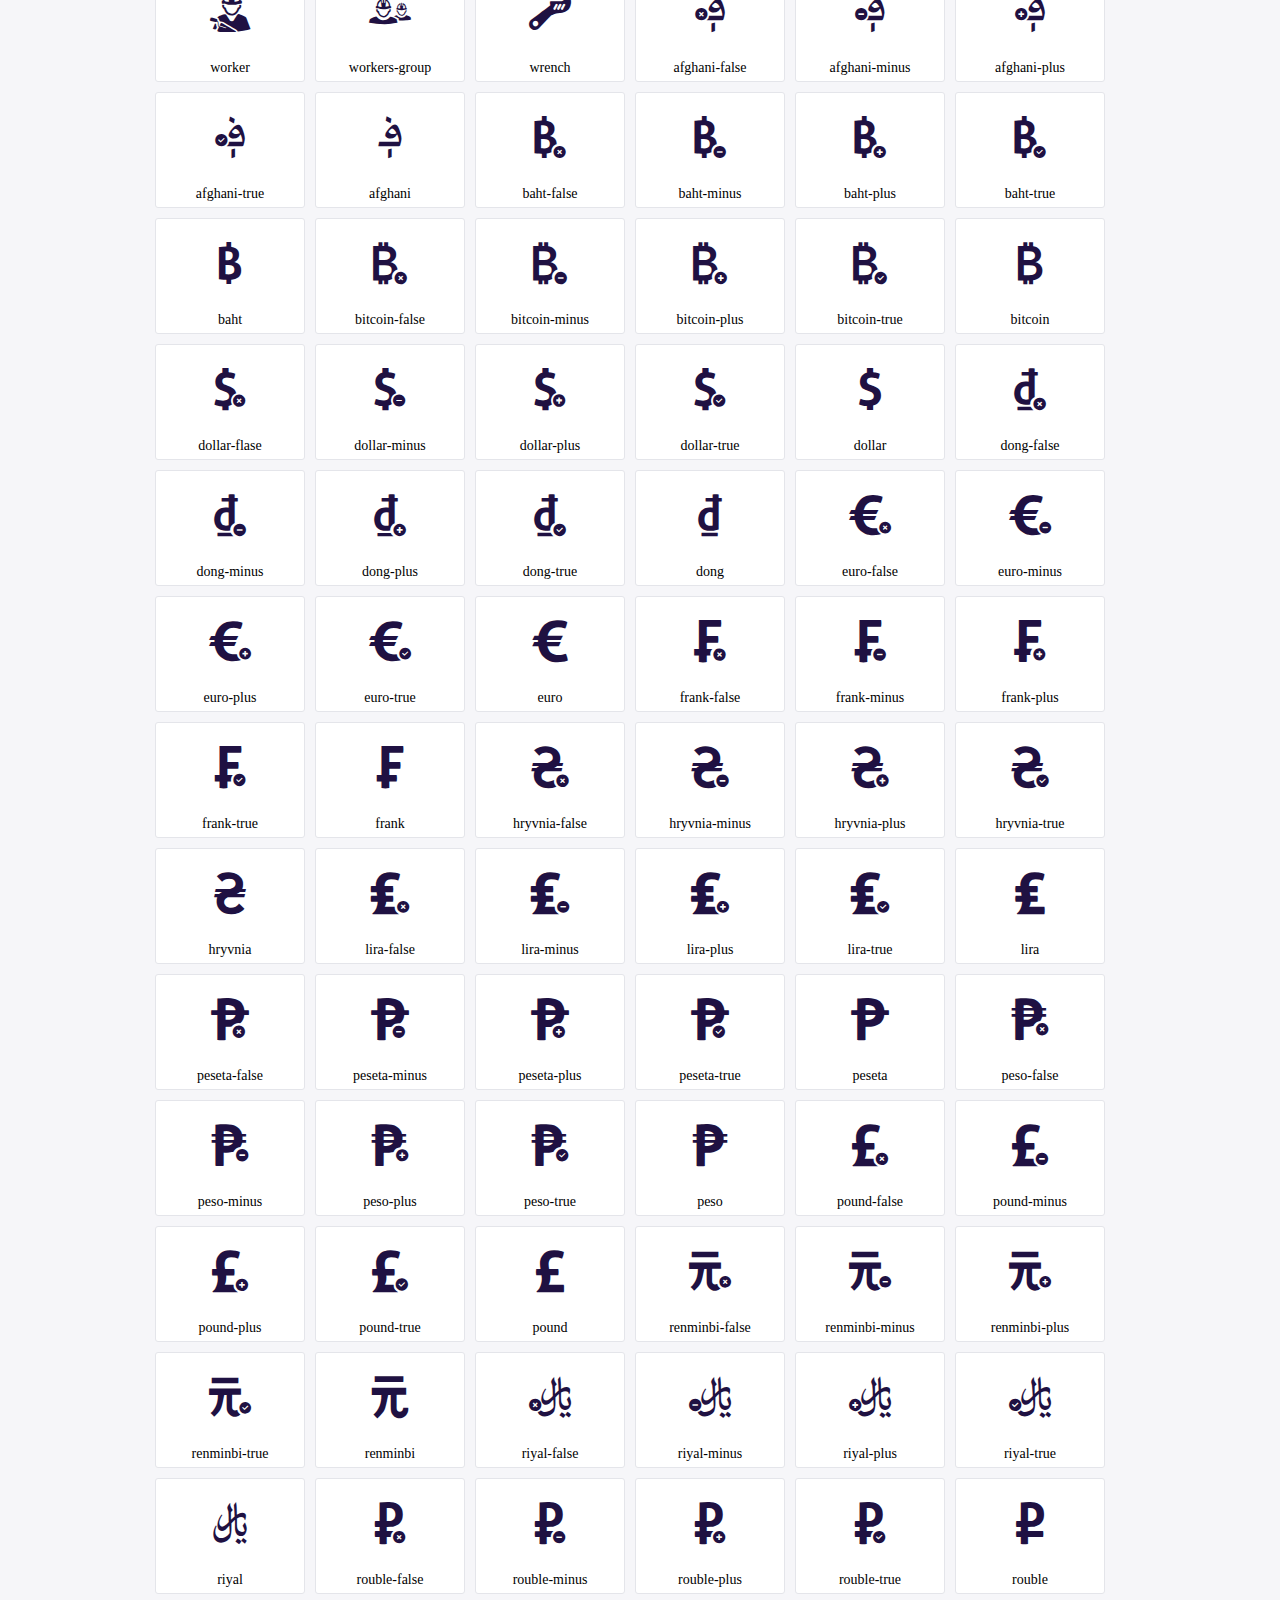
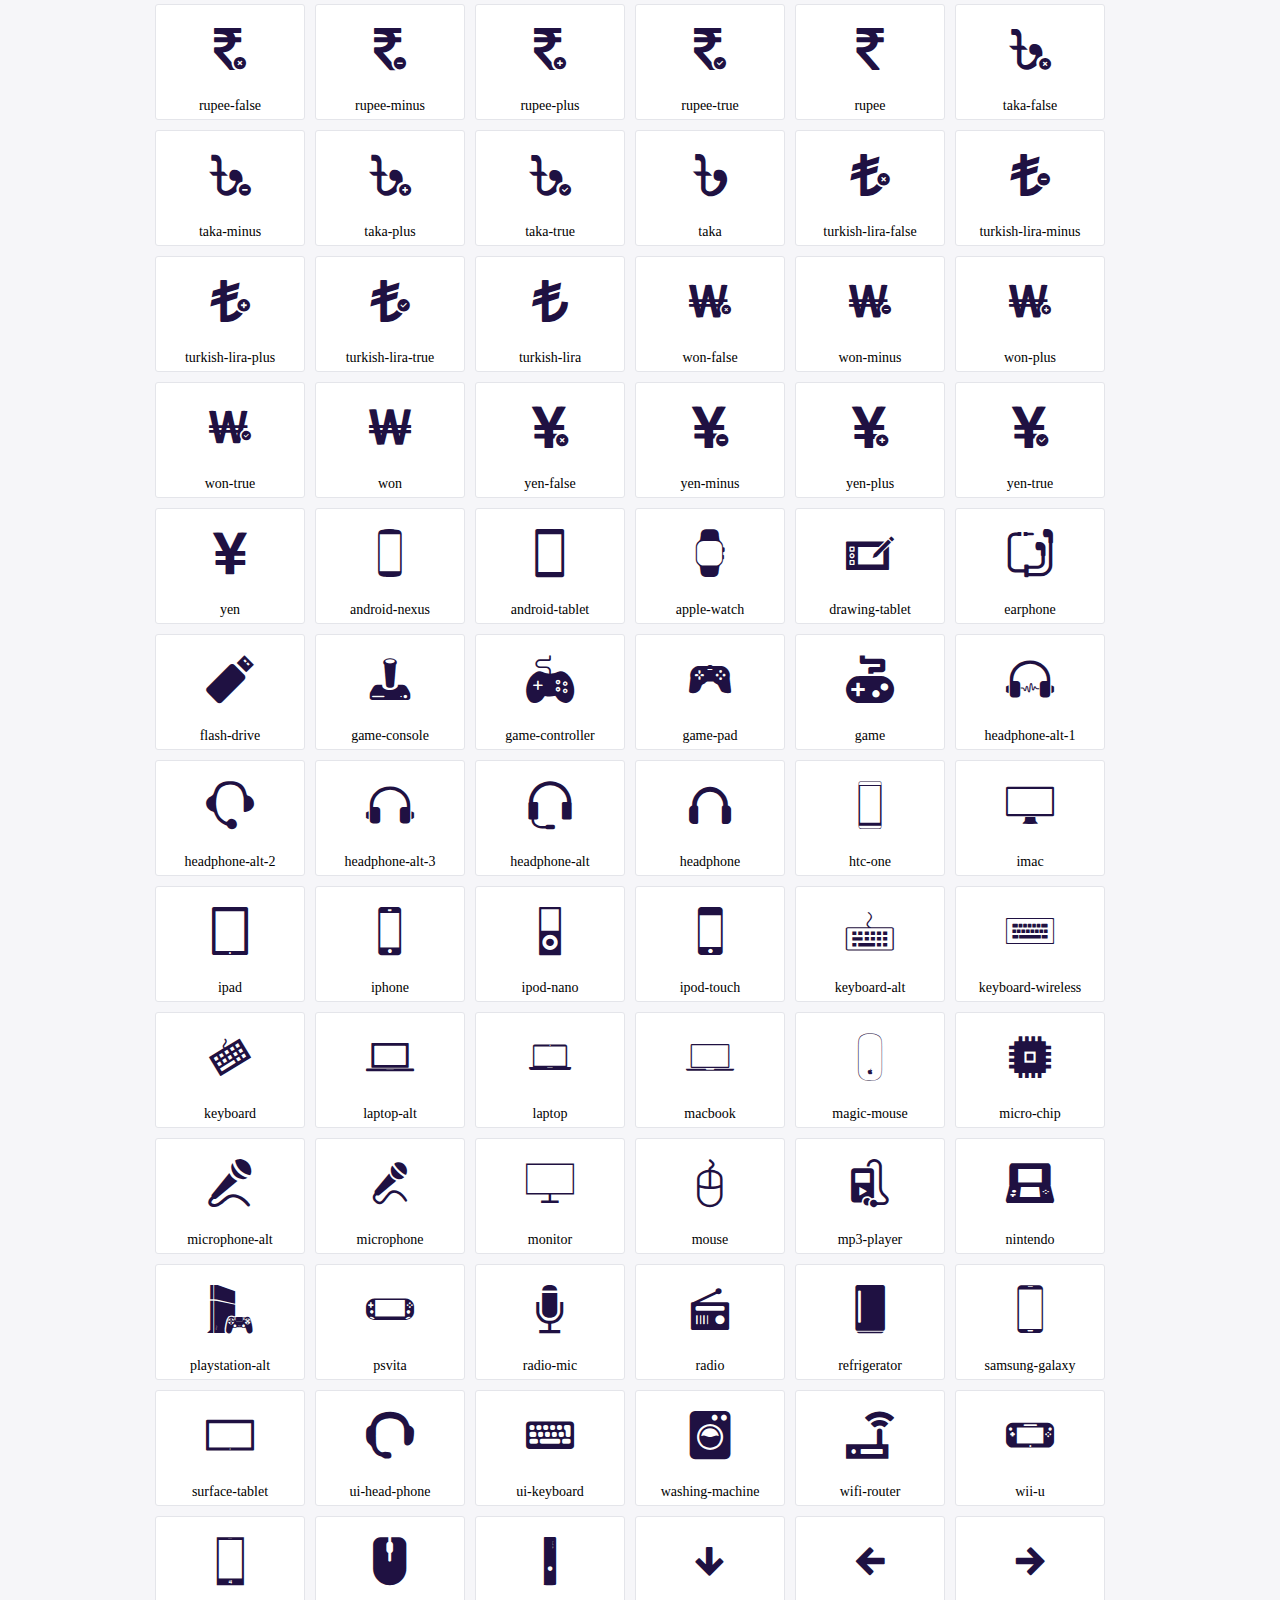
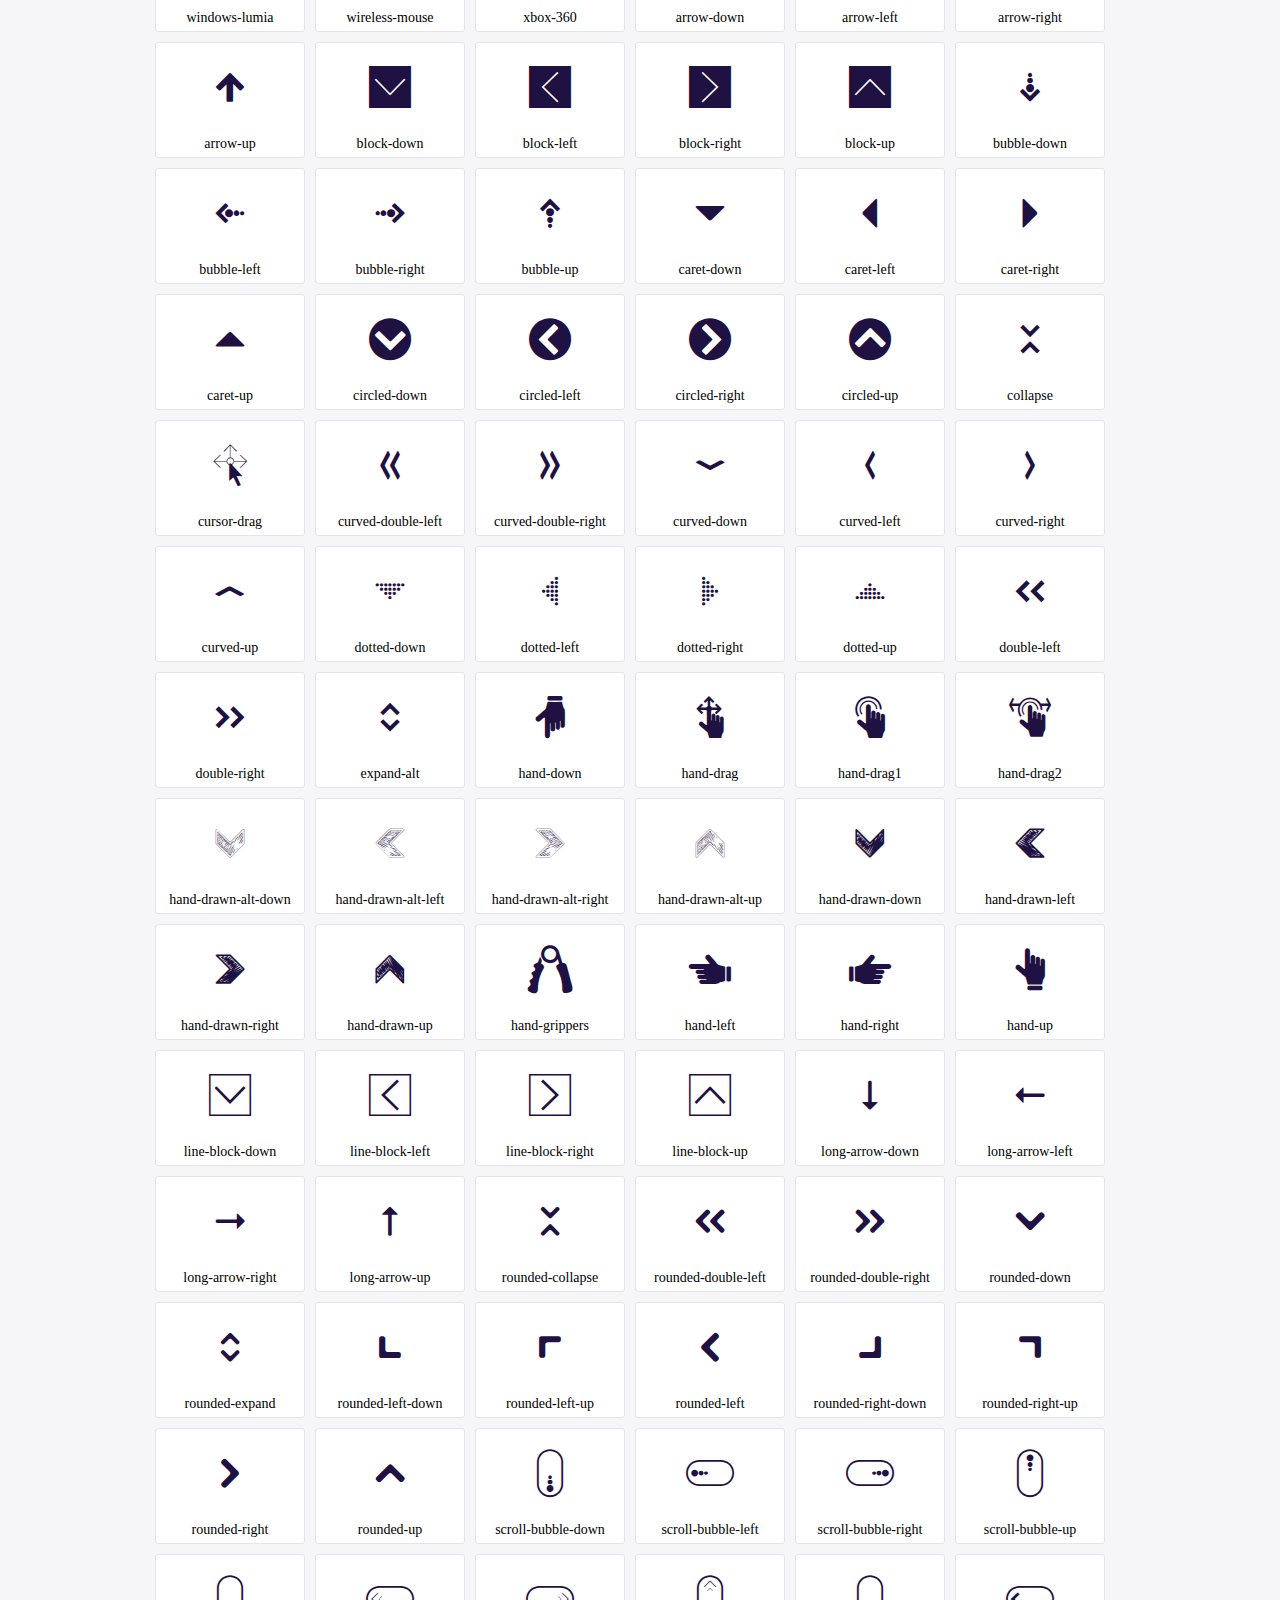
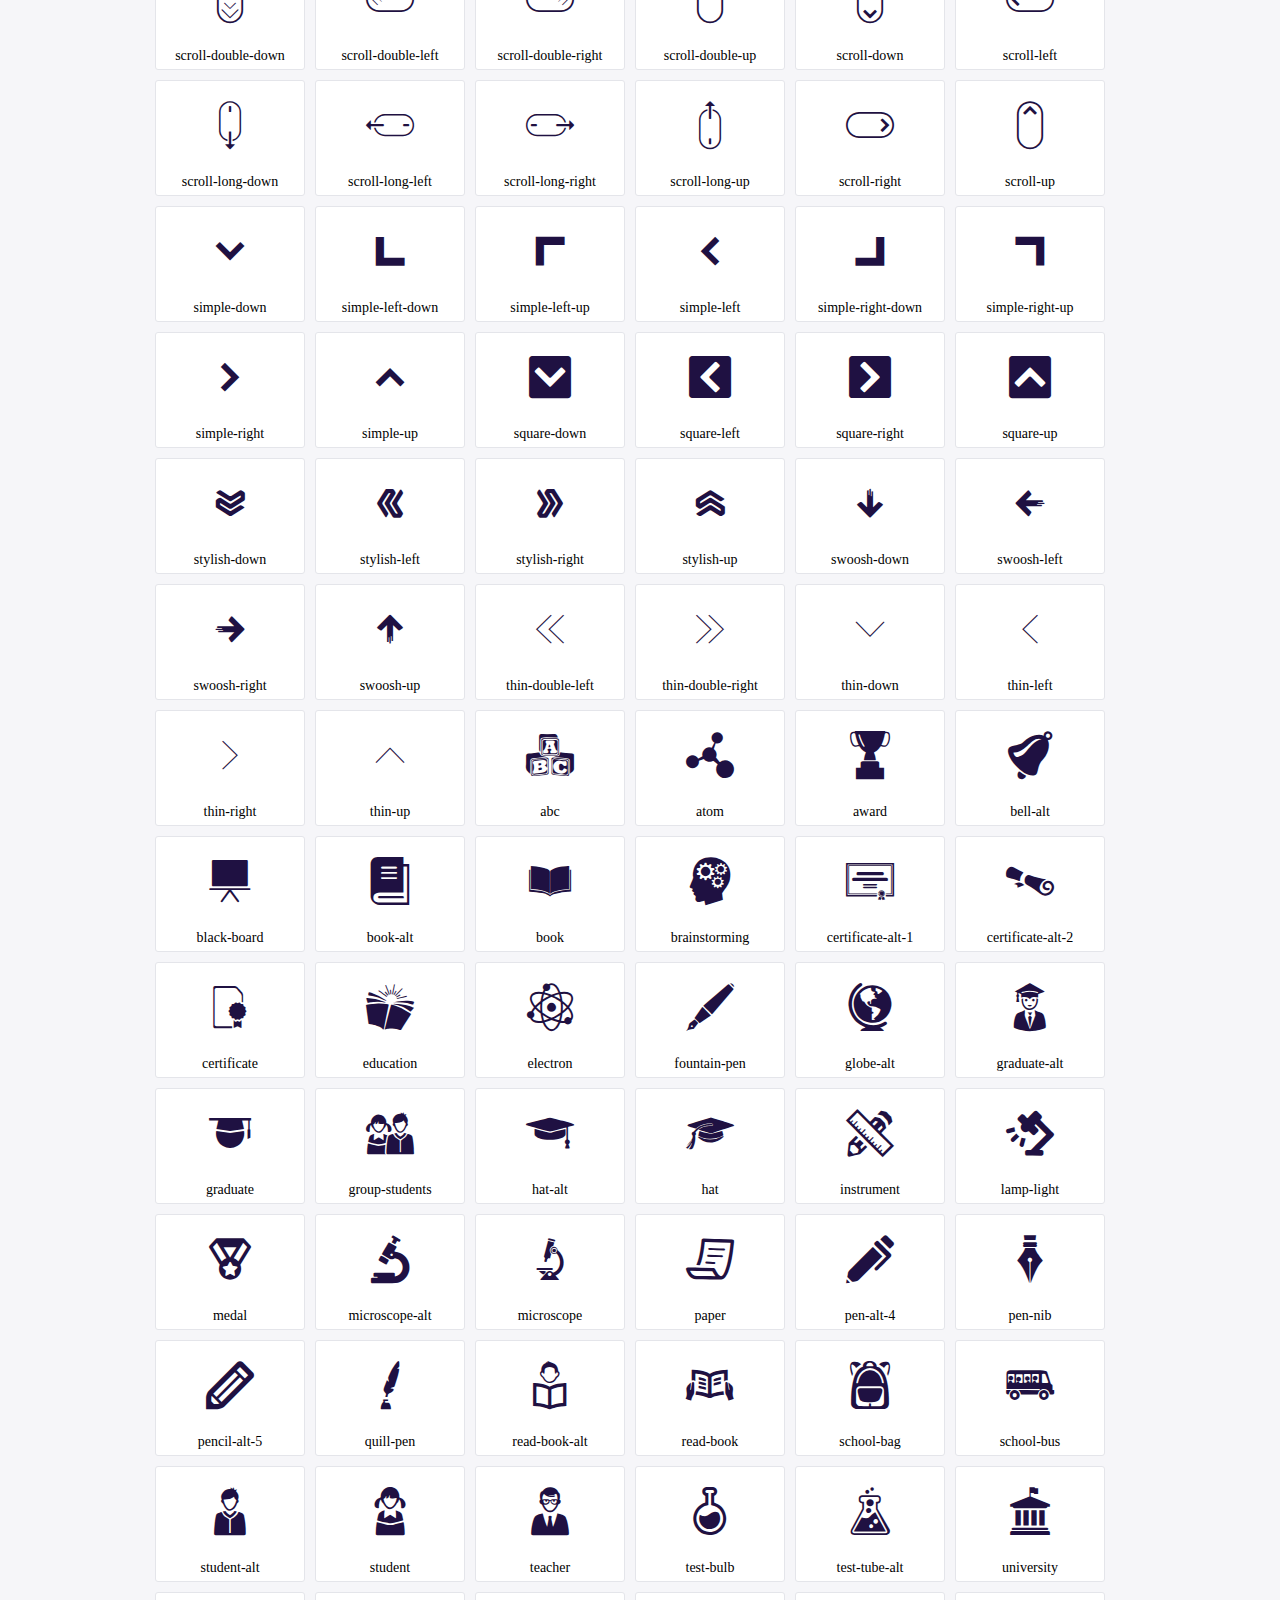
<file: icofont/demo.html>
<!DOCTYPE html>
	<html>
	<head>
		<meta charset="utf-8">
		<title>Examples | IcoFont</title>
		<link rel="stylesheet" type="text/css" href="./icofont.min.css">
		<style type="text/css">
			body {
				margin: 0;
				padding: 0;
				background: #F6F6F9;
			}
			.header {
				border-bottom: 1px solid #DCDCE1;
				padding: 10px 0;
				margin-bottom: 10px;
			}
			.container {
				width: 980px;
				margin: 0 auto;
			}
			.ico-title {
				font-size: 2em;
			}
			.iconlist {
				margin: 0;
				padding: 0;
				list-style: none;
				text-align: center;
				width: 100%;
				display: flex;
				flex-wrap: wrap;
				flex-direction: row;
			}
			.iconlist li {
				position: relative;
				margin: 5px;
				width: 150px;
				cursor: pointer;
			}
			.iconlist li .icon-holder {
				position: relative;
				text-align: center;
				border-radius: 3px;
				overflow: hidden;
				padding-bottom: 5px;
				background: #ffffff;
				border: 1px solid #E4E5EA;
				transition: all 0.2s linear 0s;
			}
			.iconlist li .icon-holder:hover {
				background: #00C3DA;
				color: #ffffff;
			}
			.iconlist li .icon-holder:hover .icon i {
				color: #ffffff;
			}
			.iconlist li .icon-holder .icon {
				padding: 20px;
				text-align: center;
			}
			.iconlist li .icon-holder .icon i {
				font-size: 3em;
				color: #1F1142;
			}
			.iconlist li .icon-holder span {
				font-size: 14px;
				display: block;
				margin-top: 5px;
				border-radius: 3px;
			}
		</style>
	</head>
	<body>
	<div class="header">
		<div class="container">
			<h1 class="ico-title"> IcoFont Icons </h1>
		</div>
	</div>
	<div class="container">
		<ul class="iconlist">
		
		<li>
			<div class="icon-holder">
				<div class="icon"> 
					<i class="icofont-angry-monster"></i>
				</div> 
				<span> angry-monster </span>
			</div>
		</li>
		
		<li>
			<div class="icon-holder">
				<div class="icon"> 
					<i class="icofont-bathtub"></i>
				</div> 
				<span> bathtub </span>
			</div>
		</li>
		
		<li>
			<div class="icon-holder">
				<div class="icon"> 
					<i class="icofont-bird-wings"></i>
				</div> 
				<span> bird-wings </span>
			</div>
		</li>
		
		<li>
			<div class="icon-holder">
				<div class="icon"> 
					<i class="icofont-bow"></i>
				</div> 
				<span> bow </span>
			</div>
		</li>
		
		<li>
			<div class="icon-holder">
				<div class="icon"> 
					<i class="icofont-castle"></i>
				</div> 
				<span> castle </span>
			</div>
		</li>
		
		<li>
			<div class="icon-holder">
				<div class="icon"> 
					<i class="icofont-circuit"></i>
				</div> 
				<span> circuit </span>
			</div>
		</li>
		
		<li>
			<div class="icon-holder">
				<div class="icon"> 
					<i class="icofont-crown-king"></i>
				</div> 
				<span> crown-king </span>
			</div>
		</li>
		
		<li>
			<div class="icon-holder">
				<div class="icon"> 
					<i class="icofont-crown-queen"></i>
				</div> 
				<span> crown-queen </span>
			</div>
		</li>
		
		<li>
			<div class="icon-holder">
				<div class="icon"> 
					<i class="icofont-dart"></i>
				</div> 
				<span> dart </span>
			</div>
		</li>
		
		<li>
			<div class="icon-holder">
				<div class="icon"> 
					<i class="icofont-disability-race"></i>
				</div> 
				<span> disability-race </span>
			</div>
		</li>
		
		<li>
			<div class="icon-holder">
				<div class="icon"> 
					<i class="icofont-diving-goggle"></i>
				</div> 
				<span> diving-goggle </span>
			</div>
		</li>
		
		<li>
			<div class="icon-holder">
				<div class="icon"> 
					<i class="icofont-eye-open"></i>
				</div> 
				<span> eye-open </span>
			</div>
		</li>
		
		<li>
			<div class="icon-holder">
				<div class="icon"> 
					<i class="icofont-flora-flower"></i>
				</div> 
				<span> flora-flower </span>
			</div>
		</li>
		
		<li>
			<div class="icon-holder">
				<div class="icon"> 
					<i class="icofont-flora"></i>
				</div> 
				<span> flora </span>
			</div>
		</li>
		
		<li>
			<div class="icon-holder">
				<div class="icon"> 
					<i class="icofont-gift-box"></i>
				</div> 
				<span> gift-box </span>
			</div>
		</li>
		
		<li>
			<div class="icon-holder">
				<div class="icon"> 
					<i class="icofont-halloween-pumpkin"></i>
				</div> 
				<span> halloween-pumpkin </span>
			</div>
		</li>
		
		<li>
			<div class="icon-holder">
				<div class="icon"> 
					<i class="icofont-hand-power"></i>
				</div> 
				<span> hand-power </span>
			</div>
		</li>
		
		<li>
			<div class="icon-holder">
				<div class="icon"> 
					<i class="icofont-hand-thunder"></i>
				</div> 
				<span> hand-thunder </span>
			</div>
		</li>
		
		<li>
			<div class="icon-holder">
				<div class="icon"> 
					<i class="icofont-king-monster"></i>
				</div> 
				<span> king-monster </span>
			</div>
		</li>
		
		<li>
			<div class="icon-holder">
				<div class="icon"> 
					<i class="icofont-love"></i>
				</div> 
				<span> love </span>
			</div>
		</li>
		
		<li>
			<div class="icon-holder">
				<div class="icon"> 
					<i class="icofont-magician-hat"></i>
				</div> 
				<span> magician-hat </span>
			</div>
		</li>
		
		<li>
			<div class="icon-holder">
				<div class="icon"> 
					<i class="icofont-native-american"></i>
				</div> 
				<span> native-american </span>
			</div>
		</li>
		
		<li>
			<div class="icon-holder">
				<div class="icon"> 
					<i class="icofont-owl-look"></i>
				</div> 
				<span> owl-look </span>
			</div>
		</li>
		
		<li>
			<div class="icon-holder">
				<div class="icon"> 
					<i class="icofont-phoenix"></i>
				</div> 
				<span> phoenix </span>
			</div>
		</li>
		
		<li>
			<div class="icon-holder">
				<div class="icon"> 
					<i class="icofont-robot-face"></i>
				</div> 
				<span> robot-face </span>
			</div>
		</li>
		
		<li>
			<div class="icon-holder">
				<div class="icon"> 
					<i class="icofont-sand-clock"></i>
				</div> 
				<span> sand-clock </span>
			</div>
		</li>
		
		<li>
			<div class="icon-holder">
				<div class="icon"> 
					<i class="icofont-shield-alt"></i>
				</div> 
				<span> shield-alt </span>
			</div>
		</li>
		
		<li>
			<div class="icon-holder">
				<div class="icon"> 
					<i class="icofont-ship-wheel"></i>
				</div> 
				<span> ship-wheel </span>
			</div>
		</li>
		
		<li>
			<div class="icon-holder">
				<div class="icon"> 
					<i class="icofont-skull-danger"></i>
				</div> 
				<span> skull-danger </span>
			</div>
		</li>
		
		<li>
			<div class="icon-holder">
				<div class="icon"> 
					<i class="icofont-skull-face"></i>
				</div> 
				<span> skull-face </span>
			</div>
		</li>
		
		<li>
			<div class="icon-holder">
				<div class="icon"> 
					<i class="icofont-snowmobile"></i>
				</div> 
				<span> snowmobile </span>
			</div>
		</li>
		
		<li>
			<div class="icon-holder">
				<div class="icon"> 
					<i class="icofont-space-shuttle"></i>
				</div> 
				<span> space-shuttle </span>
			</div>
		</li>
		
		<li>
			<div class="icon-holder">
				<div class="icon"> 
					<i class="icofont-star-shape"></i>
				</div> 
				<span> star-shape </span>
			</div>
		</li>
		
		<li>
			<div class="icon-holder">
				<div class="icon"> 
					<i class="icofont-swirl"></i>
				</div> 
				<span> swirl </span>
			</div>
		</li>
		
		<li>
			<div class="icon-holder">
				<div class="icon"> 
					<i class="icofont-tattoo-wing"></i>
				</div> 
				<span> tattoo-wing </span>
			</div>
		</li>
		
		<li>
			<div class="icon-holder">
				<div class="icon"> 
					<i class="icofont-throne"></i>
				</div> 
				<span> throne </span>
			</div>
		</li>
		
		<li>
			<div class="icon-holder">
				<div class="icon"> 
					<i class="icofont-tree-alt"></i>
				</div> 
				<span> tree-alt </span>
			</div>
		</li>
		
		<li>
			<div class="icon-holder">
				<div class="icon"> 
					<i class="icofont-triangle"></i>
				</div> 
				<span> triangle </span>
			</div>
		</li>
		
		<li>
			<div class="icon-holder">
				<div class="icon"> 
					<i class="icofont-unity-hand"></i>
				</div> 
				<span> unity-hand </span>
			</div>
		</li>
		
		<li>
			<div class="icon-holder">
				<div class="icon"> 
					<i class="icofont-weed"></i>
				</div> 
				<span> weed </span>
			</div>
		</li>
		
		<li>
			<div class="icon-holder">
				<div class="icon"> 
					<i class="icofont-woman-bird"></i>
				</div> 
				<span> woman-bird </span>
			</div>
		</li>
		
		<li>
			<div class="icon-holder">
				<div class="icon"> 
					<i class="icofont-bat"></i>
				</div> 
				<span> bat </span>
			</div>
		</li>
		
		<li>
			<div class="icon-holder">
				<div class="icon"> 
					<i class="icofont-bear-face"></i>
				</div> 
				<span> bear-face </span>
			</div>
		</li>
		
		<li>
			<div class="icon-holder">
				<div class="icon"> 
					<i class="icofont-bear-tracks"></i>
				</div> 
				<span> bear-tracks </span>
			</div>
		</li>
		
		<li>
			<div class="icon-holder">
				<div class="icon"> 
					<i class="icofont-bear"></i>
				</div> 
				<span> bear </span>
			</div>
		</li>
		
		<li>
			<div class="icon-holder">
				<div class="icon"> 
					<i class="icofont-bird-alt"></i>
				</div> 
				<span> bird-alt </span>
			</div>
		</li>
		
		<li>
			<div class="icon-holder">
				<div class="icon"> 
					<i class="icofont-bird-flying"></i>
				</div> 
				<span> bird-flying </span>
			</div>
		</li>
		
		<li>
			<div class="icon-holder">
				<div class="icon"> 
					<i class="icofont-bird"></i>
				</div> 
				<span> bird </span>
			</div>
		</li>
		
		<li>
			<div class="icon-holder">
				<div class="icon"> 
					<i class="icofont-birds"></i>
				</div> 
				<span> birds </span>
			</div>
		</li>
		
		<li>
			<div class="icon-holder">
				<div class="icon"> 
					<i class="icofont-bone"></i>
				</div> 
				<span> bone </span>
			</div>
		</li>
		
		<li>
			<div class="icon-holder">
				<div class="icon"> 
					<i class="icofont-bull"></i>
				</div> 
				<span> bull </span>
			</div>
		</li>
		
		<li>
			<div class="icon-holder">
				<div class="icon"> 
					<i class="icofont-butterfly-alt"></i>
				</div> 
				<span> butterfly-alt </span>
			</div>
		</li>
		
		<li>
			<div class="icon-holder">
				<div class="icon"> 
					<i class="icofont-butterfly"></i>
				</div> 
				<span> butterfly </span>
			</div>
		</li>
		
		<li>
			<div class="icon-holder">
				<div class="icon"> 
					<i class="icofont-camel-alt"></i>
				</div> 
				<span> camel-alt </span>
			</div>
		</li>
		
		<li>
			<div class="icon-holder">
				<div class="icon"> 
					<i class="icofont-camel-head"></i>
				</div> 
				<span> camel-head </span>
			</div>
		</li>
		
		<li>
			<div class="icon-holder">
				<div class="icon"> 
					<i class="icofont-camel"></i>
				</div> 
				<span> camel </span>
			</div>
		</li>
		
		<li>
			<div class="icon-holder">
				<div class="icon"> 
					<i class="icofont-cat-alt-1"></i>
				</div> 
				<span> cat-alt-1 </span>
			</div>
		</li>
		
		<li>
			<div class="icon-holder">
				<div class="icon"> 
					<i class="icofont-cat-alt-2"></i>
				</div> 
				<span> cat-alt-2 </span>
			</div>
		</li>
		
		<li>
			<div class="icon-holder">
				<div class="icon"> 
					<i class="icofont-cat-alt-3"></i>
				</div> 
				<span> cat-alt-3 </span>
			</div>
		</li>
		
		<li>
			<div class="icon-holder">
				<div class="icon"> 
					<i class="icofont-cat-dog"></i>
				</div> 
				<span> cat-dog </span>
			</div>
		</li>
		
		<li>
			<div class="icon-holder">
				<div class="icon"> 
					<i class="icofont-cat-face"></i>
				</div> 
				<span> cat-face </span>
			</div>
		</li>
		
		<li>
			<div class="icon-holder">
				<div class="icon"> 
					<i class="icofont-cat"></i>
				</div> 
				<span> cat </span>
			</div>
		</li>
		
		<li>
			<div class="icon-holder">
				<div class="icon"> 
					<i class="icofont-cow-head"></i>
				</div> 
				<span> cow-head </span>
			</div>
		</li>
		
		<li>
			<div class="icon-holder">
				<div class="icon"> 
					<i class="icofont-cow"></i>
				</div> 
				<span> cow </span>
			</div>
		</li>
		
		<li>
			<div class="icon-holder">
				<div class="icon"> 
					<i class="icofont-crab"></i>
				</div> 
				<span> crab </span>
			</div>
		</li>
		
		<li>
			<div class="icon-holder">
				<div class="icon"> 
					<i class="icofont-crocodile"></i>
				</div> 
				<span> crocodile </span>
			</div>
		</li>
		
		<li>
			<div class="icon-holder">
				<div class="icon"> 
					<i class="icofont-deer-head"></i>
				</div> 
				<span> deer-head </span>
			</div>
		</li>
		
		<li>
			<div class="icon-holder">
				<div class="icon"> 
					<i class="icofont-dog-alt"></i>
				</div> 
				<span> dog-alt </span>
			</div>
		</li>
		
		<li>
			<div class="icon-holder">
				<div class="icon"> 
					<i class="icofont-dog-barking"></i>
				</div> 
				<span> dog-barking </span>
			</div>
		</li>
		
		<li>
			<div class="icon-holder">
				<div class="icon"> 
					<i class="icofont-dog"></i>
				</div> 
				<span> dog </span>
			</div>
		</li>
		
		<li>
			<div class="icon-holder">
				<div class="icon"> 
					<i class="icofont-dolphin"></i>
				</div> 
				<span> dolphin </span>
			</div>
		</li>
		
		<li>
			<div class="icon-holder">
				<div class="icon"> 
					<i class="icofont-duck-tracks"></i>
				</div> 
				<span> duck-tracks </span>
			</div>
		</li>
		
		<li>
			<div class="icon-holder">
				<div class="icon"> 
					<i class="icofont-eagle-head"></i>
				</div> 
				<span> eagle-head </span>
			</div>
		</li>
		
		<li>
			<div class="icon-holder">
				<div class="icon"> 
					<i class="icofont-eaten-fish"></i>
				</div> 
				<span> eaten-fish </span>
			</div>
		</li>
		
		<li>
			<div class="icon-holder">
				<div class="icon"> 
					<i class="icofont-elephant-alt"></i>
				</div> 
				<span> elephant-alt </span>
			</div>
		</li>
		
		<li>
			<div class="icon-holder">
				<div class="icon"> 
					<i class="icofont-elephant-head-alt"></i>
				</div> 
				<span> elephant-head-alt </span>
			</div>
		</li>
		
		<li>
			<div class="icon-holder">
				<div class="icon"> 
					<i class="icofont-elephant-head"></i>
				</div> 
				<span> elephant-head </span>
			</div>
		</li>
		
		<li>
			<div class="icon-holder">
				<div class="icon"> 
					<i class="icofont-elephant"></i>
				</div> 
				<span> elephant </span>
			</div>
		</li>
		
		<li>
			<div class="icon-holder">
				<div class="icon"> 
					<i class="icofont-elk"></i>
				</div> 
				<span> elk </span>
			</div>
		</li>
		
		<li>
			<div class="icon-holder">
				<div class="icon"> 
					<i class="icofont-fish-1"></i>
				</div> 
				<span> fish-1 </span>
			</div>
		</li>
		
		<li>
			<div class="icon-holder">
				<div class="icon"> 
					<i class="icofont-fish-2"></i>
				</div> 
				<span> fish-2 </span>
			</div>
		</li>
		
		<li>
			<div class="icon-holder">
				<div class="icon"> 
					<i class="icofont-fish-3"></i>
				</div> 
				<span> fish-3 </span>
			</div>
		</li>
		
		<li>
			<div class="icon-holder">
				<div class="icon"> 
					<i class="icofont-fish-4"></i>
				</div> 
				<span> fish-4 </span>
			</div>
		</li>
		
		<li>
			<div class="icon-holder">
				<div class="icon"> 
					<i class="icofont-fish-5"></i>
				</div> 
				<span> fish-5 </span>
			</div>
		</li>
		
		<li>
			<div class="icon-holder">
				<div class="icon"> 
					<i class="icofont-fish"></i>
				</div> 
				<span> fish </span>
			</div>
		</li>
		
		<li>
			<div class="icon-holder">
				<div class="icon"> 
					<i class="icofont-fox-alt"></i>
				</div> 
				<span> fox-alt </span>
			</div>
		</li>
		
		<li>
			<div class="icon-holder">
				<div class="icon"> 
					<i class="icofont-fox"></i>
				</div> 
				<span> fox </span>
			</div>
		</li>
		
		<li>
			<div class="icon-holder">
				<div class="icon"> 
					<i class="icofont-frog-tracks"></i>
				</div> 
				<span> frog-tracks </span>
			</div>
		</li>
		
		<li>
			<div class="icon-holder">
				<div class="icon"> 
					<i class="icofont-frog"></i>
				</div> 
				<span> frog </span>
			</div>
		</li>
		
		<li>
			<div class="icon-holder">
				<div class="icon"> 
					<i class="icofont-froggy"></i>
				</div> 
				<span> froggy </span>
			</div>
		</li>
		
		<li>
			<div class="icon-holder">
				<div class="icon"> 
					<i class="icofont-giraffe-head-1"></i>
				</div> 
				<span> giraffe-head-1 </span>
			</div>
		</li>
		
		<li>
			<div class="icon-holder">
				<div class="icon"> 
					<i class="icofont-giraffe-head-2"></i>
				</div> 
				<span> giraffe-head-2 </span>
			</div>
		</li>
		
		<li>
			<div class="icon-holder">
				<div class="icon"> 
					<i class="icofont-giraffe-head"></i>
				</div> 
				<span> giraffe-head </span>
			</div>
		</li>
		
		<li>
			<div class="icon-holder">
				<div class="icon"> 
					<i class="icofont-giraffe"></i>
				</div> 
				<span> giraffe </span>
			</div>
		</li>
		
		<li>
			<div class="icon-holder">
				<div class="icon"> 
					<i class="icofont-goat-head"></i>
				</div> 
				<span> goat-head </span>
			</div>
		</li>
		
		<li>
			<div class="icon-holder">
				<div class="icon"> 
					<i class="icofont-gorilla"></i>
				</div> 
				<span> gorilla </span>
			</div>
		</li>
		
		<li>
			<div class="icon-holder">
				<div class="icon"> 
					<i class="icofont-hen-tracks"></i>
				</div> 
				<span> hen-tracks </span>
			</div>
		</li>
		
		<li>
			<div class="icon-holder">
				<div class="icon"> 
					<i class="icofont-horse-head-1"></i>
				</div> 
				<span> horse-head-1 </span>
			</div>
		</li>
		
		<li>
			<div class="icon-holder">
				<div class="icon"> 
					<i class="icofont-horse-head-2"></i>
				</div> 
				<span> horse-head-2 </span>
			</div>
		</li>
		
		<li>
			<div class="icon-holder">
				<div class="icon"> 
					<i class="icofont-horse-head"></i>
				</div> 
				<span> horse-head </span>
			</div>
		</li>
		
		<li>
			<div class="icon-holder">
				<div class="icon"> 
					<i class="icofont-horse-tracks"></i>
				</div> 
				<span> horse-tracks </span>
			</div>
		</li>
		
		<li>
			<div class="icon-holder">
				<div class="icon"> 
					<i class="icofont-jellyfish"></i>
				</div> 
				<span> jellyfish </span>
			</div>
		</li>
		
		<li>
			<div class="icon-holder">
				<div class="icon"> 
					<i class="icofont-kangaroo"></i>
				</div> 
				<span> kangaroo </span>
			</div>
		</li>
		
		<li>
			<div class="icon-holder">
				<div class="icon"> 
					<i class="icofont-lemur"></i>
				</div> 
				<span> lemur </span>
			</div>
		</li>
		
		<li>
			<div class="icon-holder">
				<div class="icon"> 
					<i class="icofont-lion-head-1"></i>
				</div> 
				<span> lion-head-1 </span>
			</div>
		</li>
		
		<li>
			<div class="icon-holder">
				<div class="icon"> 
					<i class="icofont-lion-head-2"></i>
				</div> 
				<span> lion-head-2 </span>
			</div>
		</li>
		
		<li>
			<div class="icon-holder">
				<div class="icon"> 
					<i class="icofont-lion-head"></i>
				</div> 
				<span> lion-head </span>
			</div>
		</li>
		
		<li>
			<div class="icon-holder">
				<div class="icon"> 
					<i class="icofont-lion"></i>
				</div> 
				<span> lion </span>
			</div>
		</li>
		
		<li>
			<div class="icon-holder">
				<div class="icon"> 
					<i class="icofont-monkey-2"></i>
				</div> 
				<span> monkey-2 </span>
			</div>
		</li>
		
		<li>
			<div class="icon-holder">
				<div class="icon"> 
					<i class="icofont-monkey-3"></i>
				</div> 
				<span> monkey-3 </span>
			</div>
		</li>
		
		<li>
			<div class="icon-holder">
				<div class="icon"> 
					<i class="icofont-monkey-face"></i>
				</div> 
				<span> monkey-face </span>
			</div>
		</li>
		
		<li>
			<div class="icon-holder">
				<div class="icon"> 
					<i class="icofont-monkey"></i>
				</div> 
				<span> monkey </span>
			</div>
		</li>
		
		<li>
			<div class="icon-holder">
				<div class="icon"> 
					<i class="icofont-octopus-alt"></i>
				</div> 
				<span> octopus-alt </span>
			</div>
		</li>
		
		<li>
			<div class="icon-holder">
				<div class="icon"> 
					<i class="icofont-octopus"></i>
				</div> 
				<span> octopus </span>
			</div>
		</li>
		
		<li>
			<div class="icon-holder">
				<div class="icon"> 
					<i class="icofont-owl"></i>
				</div> 
				<span> owl </span>
			</div>
		</li>
		
		<li>
			<div class="icon-holder">
				<div class="icon"> 
					<i class="icofont-panda-face"></i>
				</div> 
				<span> panda-face </span>
			</div>
		</li>
		
		<li>
			<div class="icon-holder">
				<div class="icon"> 
					<i class="icofont-panda"></i>
				</div> 
				<span> panda </span>
			</div>
		</li>
		
		<li>
			<div class="icon-holder">
				<div class="icon"> 
					<i class="icofont-panther"></i>
				</div> 
				<span> panther </span>
			</div>
		</li>
		
		<li>
			<div class="icon-holder">
				<div class="icon"> 
					<i class="icofont-parrot-lip"></i>
				</div> 
				<span> parrot-lip </span>
			</div>
		</li>
		
		<li>
			<div class="icon-holder">
				<div class="icon"> 
					<i class="icofont-parrot"></i>
				</div> 
				<span> parrot </span>
			</div>
		</li>
		
		<li>
			<div class="icon-holder">
				<div class="icon"> 
					<i class="icofont-paw"></i>
				</div> 
				<span> paw </span>
			</div>
		</li>
		
		<li>
			<div class="icon-holder">
				<div class="icon"> 
					<i class="icofont-pelican"></i>
				</div> 
				<span> pelican </span>
			</div>
		</li>
		
		<li>
			<div class="icon-holder">
				<div class="icon"> 
					<i class="icofont-penguin"></i>
				</div> 
				<span> penguin </span>
			</div>
		</li>
		
		<li>
			<div class="icon-holder">
				<div class="icon"> 
					<i class="icofont-pig-face"></i>
				</div> 
				<span> pig-face </span>
			</div>
		</li>
		
		<li>
			<div class="icon-holder">
				<div class="icon"> 
					<i class="icofont-pig"></i>
				</div> 
				<span> pig </span>
			</div>
		</li>
		
		<li>
			<div class="icon-holder">
				<div class="icon"> 
					<i class="icofont-pigeon-1"></i>
				</div> 
				<span> pigeon-1 </span>
			</div>
		</li>
		
		<li>
			<div class="icon-holder">
				<div class="icon"> 
					<i class="icofont-pigeon-2"></i>
				</div> 
				<span> pigeon-2 </span>
			</div>
		</li>
		
		<li>
			<div class="icon-holder">
				<div class="icon"> 
					<i class="icofont-pigeon"></i>
				</div> 
				<span> pigeon </span>
			</div>
		</li>
		
		<li>
			<div class="icon-holder">
				<div class="icon"> 
					<i class="icofont-rabbit"></i>
				</div> 
				<span> rabbit </span>
			</div>
		</li>
		
		<li>
			<div class="icon-holder">
				<div class="icon"> 
					<i class="icofont-rat"></i>
				</div> 
				<span> rat </span>
			</div>
		</li>
		
		<li>
			<div class="icon-holder">
				<div class="icon"> 
					<i class="icofont-rhino-head"></i>
				</div> 
				<span> rhino-head </span>
			</div>
		</li>
		
		<li>
			<div class="icon-holder">
				<div class="icon"> 
					<i class="icofont-rhino"></i>
				</div> 
				<span> rhino </span>
			</div>
		</li>
		
		<li>
			<div class="icon-holder">
				<div class="icon"> 
					<i class="icofont-rooster"></i>
				</div> 
				<span> rooster </span>
			</div>
		</li>
		
		<li>
			<div class="icon-holder">
				<div class="icon"> 
					<i class="icofont-seahorse"></i>
				</div> 
				<span> seahorse </span>
			</div>
		</li>
		
		<li>
			<div class="icon-holder">
				<div class="icon"> 
					<i class="icofont-seal"></i>
				</div> 
				<span> seal </span>
			</div>
		</li>
		
		<li>
			<div class="icon-holder">
				<div class="icon"> 
					<i class="icofont-shrimp-alt"></i>
				</div> 
				<span> shrimp-alt </span>
			</div>
		</li>
		
		<li>
			<div class="icon-holder">
				<div class="icon"> 
					<i class="icofont-shrimp"></i>
				</div> 
				<span> shrimp </span>
			</div>
		</li>
		
		<li>
			<div class="icon-holder">
				<div class="icon"> 
					<i class="icofont-snail-1"></i>
				</div> 
				<span> snail-1 </span>
			</div>
		</li>
		
		<li>
			<div class="icon-holder">
				<div class="icon"> 
					<i class="icofont-snail-2"></i>
				</div> 
				<span> snail-2 </span>
			</div>
		</li>
		
		<li>
			<div class="icon-holder">
				<div class="icon"> 
					<i class="icofont-snail-3"></i>
				</div> 
				<span> snail-3 </span>
			</div>
		</li>
		
		<li>
			<div class="icon-holder">
				<div class="icon"> 
					<i class="icofont-snail"></i>
				</div> 
				<span> snail </span>
			</div>
		</li>
		
		<li>
			<div class="icon-holder">
				<div class="icon"> 
					<i class="icofont-snake"></i>
				</div> 
				<span> snake </span>
			</div>
		</li>
		
		<li>
			<div class="icon-holder">
				<div class="icon"> 
					<i class="icofont-squid"></i>
				</div> 
				<span> squid </span>
			</div>
		</li>
		
		<li>
			<div class="icon-holder">
				<div class="icon"> 
					<i class="icofont-squirrel"></i>
				</div> 
				<span> squirrel </span>
			</div>
		</li>
		
		<li>
			<div class="icon-holder">
				<div class="icon"> 
					<i class="icofont-tiger-face"></i>
				</div> 
				<span> tiger-face </span>
			</div>
		</li>
		
		<li>
			<div class="icon-holder">
				<div class="icon"> 
					<i class="icofont-tiger"></i>
				</div> 
				<span> tiger </span>
			</div>
		</li>
		
		<li>
			<div class="icon-holder">
				<div class="icon"> 
					<i class="icofont-turtle"></i>
				</div> 
				<span> turtle </span>
			</div>
		</li>
		
		<li>
			<div class="icon-holder">
				<div class="icon"> 
					<i class="icofont-whale"></i>
				</div> 
				<span> whale </span>
			</div>
		</li>
		
		<li>
			<div class="icon-holder">
				<div class="icon"> 
					<i class="icofont-woodpecker"></i>
				</div> 
				<span> woodpecker </span>
			</div>
		</li>
		
		<li>
			<div class="icon-holder">
				<div class="icon"> 
					<i class="icofont-zebra"></i>
				</div> 
				<span> zebra </span>
			</div>
		</li>
		
		<li>
			<div class="icon-holder">
				<div class="icon"> 
					<i class="icofont-brand-acer"></i>
				</div> 
				<span> brand-acer </span>
			</div>
		</li>
		
		<li>
			<div class="icon-holder">
				<div class="icon"> 
					<i class="icofont-brand-adidas"></i>
				</div> 
				<span> brand-adidas </span>
			</div>
		</li>
		
		<li>
			<div class="icon-holder">
				<div class="icon"> 
					<i class="icofont-brand-adobe"></i>
				</div> 
				<span> brand-adobe </span>
			</div>
		</li>
		
		<li>
			<div class="icon-holder">
				<div class="icon"> 
					<i class="icofont-brand-air-new-zealand"></i>
				</div> 
				<span> brand-air-new-zealand </span>
			</div>
		</li>
		
		<li>
			<div class="icon-holder">
				<div class="icon"> 
					<i class="icofont-brand-airbnb"></i>
				</div> 
				<span> brand-airbnb </span>
			</div>
		</li>
		
		<li>
			<div class="icon-holder">
				<div class="icon"> 
					<i class="icofont-brand-aircell"></i>
				</div> 
				<span> brand-aircell </span>
			</div>
		</li>
		
		<li>
			<div class="icon-holder">
				<div class="icon"> 
					<i class="icofont-brand-airtel"></i>
				</div> 
				<span> brand-airtel </span>
			</div>
		</li>
		
		<li>
			<div class="icon-holder">
				<div class="icon"> 
					<i class="icofont-brand-alcatel"></i>
				</div> 
				<span> brand-alcatel </span>
			</div>
		</li>
		
		<li>
			<div class="icon-holder">
				<div class="icon"> 
					<i class="icofont-brand-alibaba"></i>
				</div> 
				<span> brand-alibaba </span>
			</div>
		</li>
		
		<li>
			<div class="icon-holder">
				<div class="icon"> 
					<i class="icofont-brand-aliexpress"></i>
				</div> 
				<span> brand-aliexpress </span>
			</div>
		</li>
		
		<li>
			<div class="icon-holder">
				<div class="icon"> 
					<i class="icofont-brand-alipay"></i>
				</div> 
				<span> brand-alipay </span>
			</div>
		</li>
		
		<li>
			<div class="icon-holder">
				<div class="icon"> 
					<i class="icofont-brand-amazon"></i>
				</div> 
				<span> brand-amazon </span>
			</div>
		</li>
		
		<li>
			<div class="icon-holder">
				<div class="icon"> 
					<i class="icofont-brand-amd"></i>
				</div> 
				<span> brand-amd </span>
			</div>
		</li>
		
		<li>
			<div class="icon-holder">
				<div class="icon"> 
					<i class="icofont-brand-american-airlines"></i>
				</div> 
				<span> brand-american-airlines </span>
			</div>
		</li>
		
		<li>
			<div class="icon-holder">
				<div class="icon"> 
					<i class="icofont-brand-android-robot"></i>
				</div> 
				<span> brand-android-robot </span>
			</div>
		</li>
		
		<li>
			<div class="icon-holder">
				<div class="icon"> 
					<i class="icofont-brand-android"></i>
				</div> 
				<span> brand-android </span>
			</div>
		</li>
		
		<li>
			<div class="icon-holder">
				<div class="icon"> 
					<i class="icofont-brand-aol"></i>
				</div> 
				<span> brand-aol </span>
			</div>
		</li>
		
		<li>
			<div class="icon-holder">
				<div class="icon"> 
					<i class="icofont-brand-apple"></i>
				</div> 
				<span> brand-apple </span>
			</div>
		</li>
		
		<li>
			<div class="icon-holder">
				<div class="icon"> 
					<i class="icofont-brand-appstore"></i>
				</div> 
				<span> brand-appstore </span>
			</div>
		</li>
		
		<li>
			<div class="icon-holder">
				<div class="icon"> 
					<i class="icofont-brand-asus"></i>
				</div> 
				<span> brand-asus </span>
			</div>
		</li>
		
		<li>
			<div class="icon-holder">
				<div class="icon"> 
					<i class="icofont-brand-ati"></i>
				</div> 
				<span> brand-ati </span>
			</div>
		</li>
		
		<li>
			<div class="icon-holder">
				<div class="icon"> 
					<i class="icofont-brand-att"></i>
				</div> 
				<span> brand-att </span>
			</div>
		</li>
		
		<li>
			<div class="icon-holder">
				<div class="icon"> 
					<i class="icofont-brand-audi"></i>
				</div> 
				<span> brand-audi </span>
			</div>
		</li>
		
		<li>
			<div class="icon-holder">
				<div class="icon"> 
					<i class="icofont-brand-axiata"></i>
				</div> 
				<span> brand-axiata </span>
			</div>
		</li>
		
		<li>
			<div class="icon-holder">
				<div class="icon"> 
					<i class="icofont-brand-bada"></i>
				</div> 
				<span> brand-bada </span>
			</div>
		</li>
		
		<li>
			<div class="icon-holder">
				<div class="icon"> 
					<i class="icofont-brand-bbc"></i>
				</div> 
				<span> brand-bbc </span>
			</div>
		</li>
		
		<li>
			<div class="icon-holder">
				<div class="icon"> 
					<i class="icofont-brand-bing"></i>
				</div> 
				<span> brand-bing </span>
			</div>
		</li>
		
		<li>
			<div class="icon-holder">
				<div class="icon"> 
					<i class="icofont-brand-blackberry"></i>
				</div> 
				<span> brand-blackberry </span>
			</div>
		</li>
		
		<li>
			<div class="icon-holder">
				<div class="icon"> 
					<i class="icofont-brand-bmw"></i>
				</div> 
				<span> brand-bmw </span>
			</div>
		</li>
		
		<li>
			<div class="icon-holder">
				<div class="icon"> 
					<i class="icofont-brand-box"></i>
				</div> 
				<span> brand-box </span>
			</div>
		</li>
		
		<li>
			<div class="icon-holder">
				<div class="icon"> 
					<i class="icofont-brand-burger-king"></i>
				</div> 
				<span> brand-burger-king </span>
			</div>
		</li>
		
		<li>
			<div class="icon-holder">
				<div class="icon"> 
					<i class="icofont-brand-business-insider"></i>
				</div> 
				<span> brand-business-insider </span>
			</div>
		</li>
		
		<li>
			<div class="icon-holder">
				<div class="icon"> 
					<i class="icofont-brand-buzzfeed"></i>
				</div> 
				<span> brand-buzzfeed </span>
			</div>
		</li>
		
		<li>
			<div class="icon-holder">
				<div class="icon"> 
					<i class="icofont-brand-cannon"></i>
				</div> 
				<span> brand-cannon </span>
			</div>
		</li>
		
		<li>
			<div class="icon-holder">
				<div class="icon"> 
					<i class="icofont-brand-casio"></i>
				</div> 
				<span> brand-casio </span>
			</div>
		</li>
		
		<li>
			<div class="icon-holder">
				<div class="icon"> 
					<i class="icofont-brand-china-mobile"></i>
				</div> 
				<span> brand-china-mobile </span>
			</div>
		</li>
		
		<li>
			<div class="icon-holder">
				<div class="icon"> 
					<i class="icofont-brand-china-telecom"></i>
				</div> 
				<span> brand-china-telecom </span>
			</div>
		</li>
		
		<li>
			<div class="icon-holder">
				<div class="icon"> 
					<i class="icofont-brand-china-unicom"></i>
				</div> 
				<span> brand-china-unicom </span>
			</div>
		</li>
		
		<li>
			<div class="icon-holder">
				<div class="icon"> 
					<i class="icofont-brand-cisco"></i>
				</div> 
				<span> brand-cisco </span>
			</div>
		</li>
		
		<li>
			<div class="icon-holder">
				<div class="icon"> 
					<i class="icofont-brand-citibank"></i>
				</div> 
				<span> brand-citibank </span>
			</div>
		</li>
		
		<li>
			<div class="icon-holder">
				<div class="icon"> 
					<i class="icofont-brand-cnet"></i>
				</div> 
				<span> brand-cnet </span>
			</div>
		</li>
		
		<li>
			<div class="icon-holder">
				<div class="icon"> 
					<i class="icofont-brand-cnn"></i>
				</div> 
				<span> brand-cnn </span>
			</div>
		</li>
		
		<li>
			<div class="icon-holder">
				<div class="icon"> 
					<i class="icofont-brand-cocal-cola"></i>
				</div> 
				<span> brand-cocal-cola </span>
			</div>
		</li>
		
		<li>
			<div class="icon-holder">
				<div class="icon"> 
					<i class="icofont-brand-compaq"></i>
				</div> 
				<span> brand-compaq </span>
			</div>
		</li>
		
		<li>
			<div class="icon-holder">
				<div class="icon"> 
					<i class="icofont-brand-debian"></i>
				</div> 
				<span> brand-debian </span>
			</div>
		</li>
		
		<li>
			<div class="icon-holder">
				<div class="icon"> 
					<i class="icofont-brand-delicious"></i>
				</div> 
				<span> brand-delicious </span>
			</div>
		</li>
		
		<li>
			<div class="icon-holder">
				<div class="icon"> 
					<i class="icofont-brand-dell"></i>
				</div> 
				<span> brand-dell </span>
			</div>
		</li>
		
		<li>
			<div class="icon-holder">
				<div class="icon"> 
					<i class="icofont-brand-designbump"></i>
				</div> 
				<span> brand-designbump </span>
			</div>
		</li>
		
		<li>
			<div class="icon-holder">
				<div class="icon"> 
					<i class="icofont-brand-designfloat"></i>
				</div> 
				<span> brand-designfloat </span>
			</div>
		</li>
		
		<li>
			<div class="icon-holder">
				<div class="icon"> 
					<i class="icofont-brand-disney"></i>
				</div> 
				<span> brand-disney </span>
			</div>
		</li>
		
		<li>
			<div class="icon-holder">
				<div class="icon"> 
					<i class="icofont-brand-dodge"></i>
				</div> 
				<span> brand-dodge </span>
			</div>
		</li>
		
		<li>
			<div class="icon-holder">
				<div class="icon"> 
					<i class="icofont-brand-dove"></i>
				</div> 
				<span> brand-dove </span>
			</div>
		</li>
		
		<li>
			<div class="icon-holder">
				<div class="icon"> 
					<i class="icofont-brand-drupal"></i>
				</div> 
				<span> brand-drupal </span>
			</div>
		</li>
		
		<li>
			<div class="icon-holder">
				<div class="icon"> 
					<i class="icofont-brand-ebay"></i>
				</div> 
				<span> brand-ebay </span>
			</div>
		</li>
		
		<li>
			<div class="icon-holder">
				<div class="icon"> 
					<i class="icofont-brand-eleven"></i>
				</div> 
				<span> brand-eleven </span>
			</div>
		</li>
		
		<li>
			<div class="icon-holder">
				<div class="icon"> 
					<i class="icofont-brand-emirates"></i>
				</div> 
				<span> brand-emirates </span>
			</div>
		</li>
		
		<li>
			<div class="icon-holder">
				<div class="icon"> 
					<i class="icofont-brand-espn"></i>
				</div> 
				<span> brand-espn </span>
			</div>
		</li>
		
		<li>
			<div class="icon-holder">
				<div class="icon"> 
					<i class="icofont-brand-etihad-airways"></i>
				</div> 
				<span> brand-etihad-airways </span>
			</div>
		</li>
		
		<li>
			<div class="icon-holder">
				<div class="icon"> 
					<i class="icofont-brand-etisalat"></i>
				</div> 
				<span> brand-etisalat </span>
			</div>
		</li>
		
		<li>
			<div class="icon-holder">
				<div class="icon"> 
					<i class="icofont-brand-etsy"></i>
				</div> 
				<span> brand-etsy </span>
			</div>
		</li>
		
		<li>
			<div class="icon-holder">
				<div class="icon"> 
					<i class="icofont-brand-fastrack"></i>
				</div> 
				<span> brand-fastrack </span>
			</div>
		</li>
		
		<li>
			<div class="icon-holder">
				<div class="icon"> 
					<i class="icofont-brand-fedex"></i>
				</div> 
				<span> brand-fedex </span>
			</div>
		</li>
		
		<li>
			<div class="icon-holder">
				<div class="icon"> 
					<i class="icofont-brand-ferrari"></i>
				</div> 
				<span> brand-ferrari </span>
			</div>
		</li>
		
		<li>
			<div class="icon-holder">
				<div class="icon"> 
					<i class="icofont-brand-fitbit"></i>
				</div> 
				<span> brand-fitbit </span>
			</div>
		</li>
		
		<li>
			<div class="icon-holder">
				<div class="icon"> 
					<i class="icofont-brand-flikr"></i>
				</div> 
				<span> brand-flikr </span>
			</div>
		</li>
		
		<li>
			<div class="icon-holder">
				<div class="icon"> 
					<i class="icofont-brand-forbes"></i>
				</div> 
				<span> brand-forbes </span>
			</div>
		</li>
		
		<li>
			<div class="icon-holder">
				<div class="icon"> 
					<i class="icofont-brand-foursquare"></i>
				</div> 
				<span> brand-foursquare </span>
			</div>
		</li>
		
		<li>
			<div class="icon-holder">
				<div class="icon"> 
					<i class="icofont-brand-foxconn"></i>
				</div> 
				<span> brand-foxconn </span>
			</div>
		</li>
		
		<li>
			<div class="icon-holder">
				<div class="icon"> 
					<i class="icofont-brand-fujitsu"></i>
				</div> 
				<span> brand-fujitsu </span>
			</div>
		</li>
		
		<li>
			<div class="icon-holder">
				<div class="icon"> 
					<i class="icofont-brand-general-electric"></i>
				</div> 
				<span> brand-general-electric </span>
			</div>
		</li>
		
		<li>
			<div class="icon-holder">
				<div class="icon"> 
					<i class="icofont-brand-gillette"></i>
				</div> 
				<span> brand-gillette </span>
			</div>
		</li>
		
		<li>
			<div class="icon-holder">
				<div class="icon"> 
					<i class="icofont-brand-gizmodo"></i>
				</div> 
				<span> brand-gizmodo </span>
			</div>
		</li>
		
		<li>
			<div class="icon-holder">
				<div class="icon"> 
					<i class="icofont-brand-gnome"></i>
				</div> 
				<span> brand-gnome </span>
			</div>
		</li>
		
		<li>
			<div class="icon-holder">
				<div class="icon"> 
					<i class="icofont-brand-google"></i>
				</div> 
				<span> brand-google </span>
			</div>
		</li>
		
		<li>
			<div class="icon-holder">
				<div class="icon"> 
					<i class="icofont-brand-gopro"></i>
				</div> 
				<span> brand-gopro </span>
			</div>
		</li>
		
		<li>
			<div class="icon-holder">
				<div class="icon"> 
					<i class="icofont-brand-gucci"></i>
				</div> 
				<span> brand-gucci </span>
			</div>
		</li>
		
		<li>
			<div class="icon-holder">
				<div class="icon"> 
					<i class="icofont-brand-hallmark"></i>
				</div> 
				<span> brand-hallmark </span>
			</div>
		</li>
		
		<li>
			<div class="icon-holder">
				<div class="icon"> 
					<i class="icofont-brand-hi5"></i>
				</div> 
				<span> brand-hi5 </span>
			</div>
		</li>
		
		<li>
			<div class="icon-holder">
				<div class="icon"> 
					<i class="icofont-brand-honda"></i>
				</div> 
				<span> brand-honda </span>
			</div>
		</li>
		
		<li>
			<div class="icon-holder">
				<div class="icon"> 
					<i class="icofont-brand-hp"></i>
				</div> 
				<span> brand-hp </span>
			</div>
		</li>
		
		<li>
			<div class="icon-holder">
				<div class="icon"> 
					<i class="icofont-brand-hsbc"></i>
				</div> 
				<span> brand-hsbc </span>
			</div>
		</li>
		
		<li>
			<div class="icon-holder">
				<div class="icon"> 
					<i class="icofont-brand-htc"></i>
				</div> 
				<span> brand-htc </span>
			</div>
		</li>
		
		<li>
			<div class="icon-holder">
				<div class="icon"> 
					<i class="icofont-brand-huawei"></i>
				</div> 
				<span> brand-huawei </span>
			</div>
		</li>
		
		<li>
			<div class="icon-holder">
				<div class="icon"> 
					<i class="icofont-brand-hulu"></i>
				</div> 
				<span> brand-hulu </span>
			</div>
		</li>
		
		<li>
			<div class="icon-holder">
				<div class="icon"> 
					<i class="icofont-brand-hyundai"></i>
				</div> 
				<span> brand-hyundai </span>
			</div>
		</li>
		
		<li>
			<div class="icon-holder">
				<div class="icon"> 
					<i class="icofont-brand-ibm"></i>
				</div> 
				<span> brand-ibm </span>
			</div>
		</li>
		
		<li>
			<div class="icon-holder">
				<div class="icon"> 
					<i class="icofont-brand-icofont"></i>
				</div> 
				<span> brand-icofont </span>
			</div>
		</li>
		
		<li>
			<div class="icon-holder">
				<div class="icon"> 
					<i class="icofont-brand-icq"></i>
				</div> 
				<span> brand-icq </span>
			</div>
		</li>
		
		<li>
			<div class="icon-holder">
				<div class="icon"> 
					<i class="icofont-brand-ikea"></i>
				</div> 
				<span> brand-ikea </span>
			</div>
		</li>
		
		<li>
			<div class="icon-holder">
				<div class="icon"> 
					<i class="icofont-brand-imdb"></i>
				</div> 
				<span> brand-imdb </span>
			</div>
		</li>
		
		<li>
			<div class="icon-holder">
				<div class="icon"> 
					<i class="icofont-brand-indiegogo"></i>
				</div> 
				<span> brand-indiegogo </span>
			</div>
		</li>
		
		<li>
			<div class="icon-holder">
				<div class="icon"> 
					<i class="icofont-brand-intel"></i>
				</div> 
				<span> brand-intel </span>
			</div>
		</li>
		
		<li>
			<div class="icon-holder">
				<div class="icon"> 
					<i class="icofont-brand-ipair"></i>
				</div> 
				<span> brand-ipair </span>
			</div>
		</li>
		
		<li>
			<div class="icon-holder">
				<div class="icon"> 
					<i class="icofont-brand-jaguar"></i>
				</div> 
				<span> brand-jaguar </span>
			</div>
		</li>
		
		<li>
			<div class="icon-holder">
				<div class="icon"> 
					<i class="icofont-brand-java"></i>
				</div> 
				<span> brand-java </span>
			</div>
		</li>
		
		<li>
			<div class="icon-holder">
				<div class="icon"> 
					<i class="icofont-brand-joomla"></i>
				</div> 
				<span> brand-joomla </span>
			</div>
		</li>
		
		<li>
			<div class="icon-holder">
				<div class="icon"> 
					<i class="icofont-brand-kickstarter"></i>
				</div> 
				<span> brand-kickstarter </span>
			</div>
		</li>
		
		<li>
			<div class="icon-holder">
				<div class="icon"> 
					<i class="icofont-brand-kik"></i>
				</div> 
				<span> brand-kik </span>
			</div>
		</li>
		
		<li>
			<div class="icon-holder">
				<div class="icon"> 
					<i class="icofont-brand-lastfm"></i>
				</div> 
				<span> brand-lastfm </span>
			</div>
		</li>
		
		<li>
			<div class="icon-holder">
				<div class="icon"> 
					<i class="icofont-brand-lego"></i>
				</div> 
				<span> brand-lego </span>
			</div>
		</li>
		
		<li>
			<div class="icon-holder">
				<div class="icon"> 
					<i class="icofont-brand-lenovo"></i>
				</div> 
				<span> brand-lenovo </span>
			</div>
		</li>
		
		<li>
			<div class="icon-holder">
				<div class="icon"> 
					<i class="icofont-brand-levis"></i>
				</div> 
				<span> brand-levis </span>
			</div>
		</li>
		
		<li>
			<div class="icon-holder">
				<div class="icon"> 
					<i class="icofont-brand-lexus"></i>
				</div> 
				<span> brand-lexus </span>
			</div>
		</li>
		
		<li>
			<div class="icon-holder">
				<div class="icon"> 
					<i class="icofont-brand-lg"></i>
				</div> 
				<span> brand-lg </span>
			</div>
		</li>
		
		<li>
			<div class="icon-holder">
				<div class="icon"> 
					<i class="icofont-brand-life-hacker"></i>
				</div> 
				<span> brand-life-hacker </span>
			</div>
		</li>
		
		<li>
			<div class="icon-holder">
				<div class="icon"> 
					<i class="icofont-brand-linux-mint"></i>
				</div> 
				<span> brand-linux-mint </span>
			</div>
		</li>
		
		<li>
			<div class="icon-holder">
				<div class="icon"> 
					<i class="icofont-brand-linux"></i>
				</div> 
				<span> brand-linux </span>
			</div>
		</li>
		
		<li>
			<div class="icon-holder">
				<div class="icon"> 
					<i class="icofont-brand-lionix"></i>
				</div> 
				<span> brand-lionix </span>
			</div>
		</li>
		
		<li>
			<div class="icon-holder">
				<div class="icon"> 
					<i class="icofont-brand-loreal"></i>
				</div> 
				<span> brand-loreal </span>
			</div>
		</li>
		
		<li>
			<div class="icon-holder">
				<div class="icon"> 
					<i class="icofont-brand-louis-vuitton"></i>
				</div> 
				<span> brand-louis-vuitton </span>
			</div>
		</li>
		
		<li>
			<div class="icon-holder">
				<div class="icon"> 
					<i class="icofont-brand-mac-os"></i>
				</div> 
				<span> brand-mac-os </span>
			</div>
		</li>
		
		<li>
			<div class="icon-holder">
				<div class="icon"> 
					<i class="icofont-brand-marvel-app"></i>
				</div> 
				<span> brand-marvel-app </span>
			</div>
		</li>
		
		<li>
			<div class="icon-holder">
				<div class="icon"> 
					<i class="icofont-brand-mashable"></i>
				</div> 
				<span> brand-mashable </span>
			</div>
		</li>
		
		<li>
			<div class="icon-holder">
				<div class="icon"> 
					<i class="icofont-brand-mazda"></i>
				</div> 
				<span> brand-mazda </span>
			</div>
		</li>
		
		<li>
			<div class="icon-holder">
				<div class="icon"> 
					<i class="icofont-brand-mcdonals"></i>
				</div> 
				<span> brand-mcdonals </span>
			</div>
		</li>
		
		<li>
			<div class="icon-holder">
				<div class="icon"> 
					<i class="icofont-brand-mercedes"></i>
				</div> 
				<span> brand-mercedes </span>
			</div>
		</li>
		
		<li>
			<div class="icon-holder">
				<div class="icon"> 
					<i class="icofont-brand-micromax"></i>
				</div> 
				<span> brand-micromax </span>
			</div>
		</li>
		
		<li>
			<div class="icon-holder">
				<div class="icon"> 
					<i class="icofont-brand-microsoft"></i>
				</div> 
				<span> brand-microsoft </span>
			</div>
		</li>
		
		<li>
			<div class="icon-holder">
				<div class="icon"> 
					<i class="icofont-brand-mobileme"></i>
				</div> 
				<span> brand-mobileme </span>
			</div>
		</li>
		
		<li>
			<div class="icon-holder">
				<div class="icon"> 
					<i class="icofont-brand-mobily"></i>
				</div> 
				<span> brand-mobily </span>
			</div>
		</li>
		
		<li>
			<div class="icon-holder">
				<div class="icon"> 
					<i class="icofont-brand-motorola"></i>
				</div> 
				<span> brand-motorola </span>
			</div>
		</li>
		
		<li>
			<div class="icon-holder">
				<div class="icon"> 
					<i class="icofont-brand-msi"></i>
				</div> 
				<span> brand-msi </span>
			</div>
		</li>
		
		<li>
			<div class="icon-holder">
				<div class="icon"> 
					<i class="icofont-brand-mts"></i>
				</div> 
				<span> brand-mts </span>
			</div>
		</li>
		
		<li>
			<div class="icon-holder">
				<div class="icon"> 
					<i class="icofont-brand-myspace"></i>
				</div> 
				<span> brand-myspace </span>
			</div>
		</li>
		
		<li>
			<div class="icon-holder">
				<div class="icon"> 
					<i class="icofont-brand-mytv"></i>
				</div> 
				<span> brand-mytv </span>
			</div>
		</li>
		
		<li>
			<div class="icon-holder">
				<div class="icon"> 
					<i class="icofont-brand-nasa"></i>
				</div> 
				<span> brand-nasa </span>
			</div>
		</li>
		
		<li>
			<div class="icon-holder">
				<div class="icon"> 
					<i class="icofont-brand-natgeo"></i>
				</div> 
				<span> brand-natgeo </span>
			</div>
		</li>
		
		<li>
			<div class="icon-holder">
				<div class="icon"> 
					<i class="icofont-brand-nbc"></i>
				</div> 
				<span> brand-nbc </span>
			</div>
		</li>
		
		<li>
			<div class="icon-holder">
				<div class="icon"> 
					<i class="icofont-brand-nescafe"></i>
				</div> 
				<span> brand-nescafe </span>
			</div>
		</li>
		
		<li>
			<div class="icon-holder">
				<div class="icon"> 
					<i class="icofont-brand-nestle"></i>
				</div> 
				<span> brand-nestle </span>
			</div>
		</li>
		
		<li>
			<div class="icon-holder">
				<div class="icon"> 
					<i class="icofont-brand-netflix"></i>
				</div> 
				<span> brand-netflix </span>
			</div>
		</li>
		
		<li>
			<div class="icon-holder">
				<div class="icon"> 
					<i class="icofont-brand-nexus"></i>
				</div> 
				<span> brand-nexus </span>
			</div>
		</li>
		
		<li>
			<div class="icon-holder">
				<div class="icon"> 
					<i class="icofont-brand-nike"></i>
				</div> 
				<span> brand-nike </span>
			</div>
		</li>
		
		<li>
			<div class="icon-holder">
				<div class="icon"> 
					<i class="icofont-brand-nokia"></i>
				</div> 
				<span> brand-nokia </span>
			</div>
		</li>
		
		<li>
			<div class="icon-holder">
				<div class="icon"> 
					<i class="icofont-brand-nvidia"></i>
				</div> 
				<span> brand-nvidia </span>
			</div>
		</li>
		
		<li>
			<div class="icon-holder">
				<div class="icon"> 
					<i class="icofont-brand-omega"></i>
				</div> 
				<span> brand-omega </span>
			</div>
		</li>
		
		<li>
			<div class="icon-holder">
				<div class="icon"> 
					<i class="icofont-brand-opensuse"></i>
				</div> 
				<span> brand-opensuse </span>
			</div>
		</li>
		
		<li>
			<div class="icon-holder">
				<div class="icon"> 
					<i class="icofont-brand-oracle"></i>
				</div> 
				<span> brand-oracle </span>
			</div>
		</li>
		
		<li>
			<div class="icon-holder">
				<div class="icon"> 
					<i class="icofont-brand-panasonic"></i>
				</div> 
				<span> brand-panasonic </span>
			</div>
		</li>
		
		<li>
			<div class="icon-holder">
				<div class="icon"> 
					<i class="icofont-brand-paypal"></i>
				</div> 
				<span> brand-paypal </span>
			</div>
		</li>
		
		<li>
			<div class="icon-holder">
				<div class="icon"> 
					<i class="icofont-brand-pepsi"></i>
				</div> 
				<span> brand-pepsi </span>
			</div>
		</li>
		
		<li>
			<div class="icon-holder">
				<div class="icon"> 
					<i class="icofont-brand-philips"></i>
				</div> 
				<span> brand-philips </span>
			</div>
		</li>
		
		<li>
			<div class="icon-holder">
				<div class="icon"> 
					<i class="icofont-brand-pizza-hut"></i>
				</div> 
				<span> brand-pizza-hut </span>
			</div>
		</li>
		
		<li>
			<div class="icon-holder">
				<div class="icon"> 
					<i class="icofont-brand-playstation"></i>
				</div> 
				<span> brand-playstation </span>
			</div>
		</li>
		
		<li>
			<div class="icon-holder">
				<div class="icon"> 
					<i class="icofont-brand-puma"></i>
				</div> 
				<span> brand-puma </span>
			</div>
		</li>
		
		<li>
			<div class="icon-holder">
				<div class="icon"> 
					<i class="icofont-brand-qatar-air"></i>
				</div> 
				<span> brand-qatar-air </span>
			</div>
		</li>
		
		<li>
			<div class="icon-holder">
				<div class="icon"> 
					<i class="icofont-brand-qvc"></i>
				</div> 
				<span> brand-qvc </span>
			</div>
		</li>
		
		<li>
			<div class="icon-holder">
				<div class="icon"> 
					<i class="icofont-brand-readernaut"></i>
				</div> 
				<span> brand-readernaut </span>
			</div>
		</li>
		
		<li>
			<div class="icon-holder">
				<div class="icon"> 
					<i class="icofont-brand-redbull"></i>
				</div> 
				<span> brand-redbull </span>
			</div>
		</li>
		
		<li>
			<div class="icon-holder">
				<div class="icon"> 
					<i class="icofont-brand-reebok"></i>
				</div> 
				<span> brand-reebok </span>
			</div>
		</li>
		
		<li>
			<div class="icon-holder">
				<div class="icon"> 
					<i class="icofont-brand-reuters"></i>
				</div> 
				<span> brand-reuters </span>
			</div>
		</li>
		
		<li>
			<div class="icon-holder">
				<div class="icon"> 
					<i class="icofont-brand-samsung"></i>
				</div> 
				<span> brand-samsung </span>
			</div>
		</li>
		
		<li>
			<div class="icon-holder">
				<div class="icon"> 
					<i class="icofont-brand-sap"></i>
				</div> 
				<span> brand-sap </span>
			</div>
		</li>
		
		<li>
			<div class="icon-holder">
				<div class="icon"> 
					<i class="icofont-brand-saudia-airlines"></i>
				</div> 
				<span> brand-saudia-airlines </span>
			</div>
		</li>
		
		<li>
			<div class="icon-holder">
				<div class="icon"> 
					<i class="icofont-brand-scribd"></i>
				</div> 
				<span> brand-scribd </span>
			</div>
		</li>
		
		<li>
			<div class="icon-holder">
				<div class="icon"> 
					<i class="icofont-brand-shell"></i>
				</div> 
				<span> brand-shell </span>
			</div>
		</li>
		
		<li>
			<div class="icon-holder">
				<div class="icon"> 
					<i class="icofont-brand-siemens"></i>
				</div> 
				<span> brand-siemens </span>
			</div>
		</li>
		
		<li>
			<div class="icon-holder">
				<div class="icon"> 
					<i class="icofont-brand-sk-telecom"></i>
				</div> 
				<span> brand-sk-telecom </span>
			</div>
		</li>
		
		<li>
			<div class="icon-holder">
				<div class="icon"> 
					<i class="icofont-brand-slideshare"></i>
				</div> 
				<span> brand-slideshare </span>
			</div>
		</li>
		
		<li>
			<div class="icon-holder">
				<div class="icon"> 
					<i class="icofont-brand-smashing-magazine"></i>
				</div> 
				<span> brand-smashing-magazine </span>
			</div>
		</li>
		
		<li>
			<div class="icon-holder">
				<div class="icon"> 
					<i class="icofont-brand-snapchat"></i>
				</div> 
				<span> brand-snapchat </span>
			</div>
		</li>
		
		<li>
			<div class="icon-holder">
				<div class="icon"> 
					<i class="icofont-brand-sony-ericsson"></i>
				</div> 
				<span> brand-sony-ericsson </span>
			</div>
		</li>
		
		<li>
			<div class="icon-holder">
				<div class="icon"> 
					<i class="icofont-brand-sony"></i>
				</div> 
				<span> brand-sony </span>
			</div>
		</li>
		
		<li>
			<div class="icon-holder">
				<div class="icon"> 
					<i class="icofont-brand-soundcloud"></i>
				</div> 
				<span> brand-soundcloud </span>
			</div>
		</li>
		
		<li>
			<div class="icon-holder">
				<div class="icon"> 
					<i class="icofont-brand-sprint"></i>
				</div> 
				<span> brand-sprint </span>
			</div>
		</li>
		
		<li>
			<div class="icon-holder">
				<div class="icon"> 
					<i class="icofont-brand-squidoo"></i>
				</div> 
				<span> brand-squidoo </span>
			</div>
		</li>
		
		<li>
			<div class="icon-holder">
				<div class="icon"> 
					<i class="icofont-brand-starbucks"></i>
				</div> 
				<span> brand-starbucks </span>
			</div>
		</li>
		
		<li>
			<div class="icon-holder">
				<div class="icon"> 
					<i class="icofont-brand-stc"></i>
				</div> 
				<span> brand-stc </span>
			</div>
		</li>
		
		<li>
			<div class="icon-holder">
				<div class="icon"> 
					<i class="icofont-brand-steam"></i>
				</div> 
				<span> brand-steam </span>
			</div>
		</li>
		
		<li>
			<div class="icon-holder">
				<div class="icon"> 
					<i class="icofont-brand-suzuki"></i>
				</div> 
				<span> brand-suzuki </span>
			</div>
		</li>
		
		<li>
			<div class="icon-holder">
				<div class="icon"> 
					<i class="icofont-brand-symbian"></i>
				</div> 
				<span> brand-symbian </span>
			</div>
		</li>
		
		<li>
			<div class="icon-holder">
				<div class="icon"> 
					<i class="icofont-brand-t-mobile"></i>
				</div> 
				<span> brand-t-mobile </span>
			</div>
		</li>
		
		<li>
			<div class="icon-holder">
				<div class="icon"> 
					<i class="icofont-brand-tango"></i>
				</div> 
				<span> brand-tango </span>
			</div>
		</li>
		
		<li>
			<div class="icon-holder">
				<div class="icon"> 
					<i class="icofont-brand-target"></i>
				</div> 
				<span> brand-target </span>
			</div>
		</li>
		
		<li>
			<div class="icon-holder">
				<div class="icon"> 
					<i class="icofont-brand-tata-indicom"></i>
				</div> 
				<span> brand-tata-indicom </span>
			</div>
		</li>
		
		<li>
			<div class="icon-holder">
				<div class="icon"> 
					<i class="icofont-brand-techcrunch"></i>
				</div> 
				<span> brand-techcrunch </span>
			</div>
		</li>
		
		<li>
			<div class="icon-holder">
				<div class="icon"> 
					<i class="icofont-brand-telenor"></i>
				</div> 
				<span> brand-telenor </span>
			</div>
		</li>
		
		<li>
			<div class="icon-holder">
				<div class="icon"> 
					<i class="icofont-brand-teliasonera"></i>
				</div> 
				<span> brand-teliasonera </span>
			</div>
		</li>
		
		<li>
			<div class="icon-holder">
				<div class="icon"> 
					<i class="icofont-brand-tesla"></i>
				</div> 
				<span> brand-tesla </span>
			</div>
		</li>
		
		<li>
			<div class="icon-holder">
				<div class="icon"> 
					<i class="icofont-brand-the-verge"></i>
				</div> 
				<span> brand-the-verge </span>
			</div>
		</li>
		
		<li>
			<div class="icon-holder">
				<div class="icon"> 
					<i class="icofont-brand-thenextweb"></i>
				</div> 
				<span> brand-thenextweb </span>
			</div>
		</li>
		
		<li>
			<div class="icon-holder">
				<div class="icon"> 
					<i class="icofont-brand-toshiba"></i>
				</div> 
				<span> brand-toshiba </span>
			</div>
		</li>
		
		<li>
			<div class="icon-holder">
				<div class="icon"> 
					<i class="icofont-brand-toyota"></i>
				</div> 
				<span> brand-toyota </span>
			</div>
		</li>
		
		<li>
			<div class="icon-holder">
				<div class="icon"> 
					<i class="icofont-brand-tribenet"></i>
				</div> 
				<span> brand-tribenet </span>
			</div>
		</li>
		
		<li>
			<div class="icon-holder">
				<div class="icon"> 
					<i class="icofont-brand-ubuntu"></i>
				</div> 
				<span> brand-ubuntu </span>
			</div>
		</li>
		
		<li>
			<div class="icon-holder">
				<div class="icon"> 
					<i class="icofont-brand-unilever"></i>
				</div> 
				<span> brand-unilever </span>
			</div>
		</li>
		
		<li>
			<div class="icon-holder">
				<div class="icon"> 
					<i class="icofont-brand-vaio"></i>
				</div> 
				<span> brand-vaio </span>
			</div>
		</li>
		
		<li>
			<div class="icon-holder">
				<div class="icon"> 
					<i class="icofont-brand-verizon"></i>
				</div> 
				<span> brand-verizon </span>
			</div>
		</li>
		
		<li>
			<div class="icon-holder">
				<div class="icon"> 
					<i class="icofont-brand-viber"></i>
				</div> 
				<span> brand-viber </span>
			</div>
		</li>
		
		<li>
			<div class="icon-holder">
				<div class="icon"> 
					<i class="icofont-brand-vodafone"></i>
				</div> 
				<span> brand-vodafone </span>
			</div>
		</li>
		
		<li>
			<div class="icon-holder">
				<div class="icon"> 
					<i class="icofont-brand-volkswagen"></i>
				</div> 
				<span> brand-volkswagen </span>
			</div>
		</li>
		
		<li>
			<div class="icon-holder">
				<div class="icon"> 
					<i class="icofont-brand-walmart"></i>
				</div> 
				<span> brand-walmart </span>
			</div>
		</li>
		
		<li>
			<div class="icon-holder">
				<div class="icon"> 
					<i class="icofont-brand-warnerbros"></i>
				</div> 
				<span> brand-warnerbros </span>
			</div>
		</li>
		
		<li>
			<div class="icon-holder">
				<div class="icon"> 
					<i class="icofont-brand-whatsapp"></i>
				</div> 
				<span> brand-whatsapp </span>
			</div>
		</li>
		
		<li>
			<div class="icon-holder">
				<div class="icon"> 
					<i class="icofont-brand-wikipedia"></i>
				</div> 
				<span> brand-wikipedia </span>
			</div>
		</li>
		
		<li>
			<div class="icon-holder">
				<div class="icon"> 
					<i class="icofont-brand-windows"></i>
				</div> 
				<span> brand-windows </span>
			</div>
		</li>
		
		<li>
			<div class="icon-holder">
				<div class="icon"> 
					<i class="icofont-brand-wire"></i>
				</div> 
				<span> brand-wire </span>
			</div>
		</li>
		
		<li>
			<div class="icon-holder">
				<div class="icon"> 
					<i class="icofont-brand-wordpress"></i>
				</div> 
				<span> brand-wordpress </span>
			</div>
		</li>
		
		<li>
			<div class="icon-holder">
				<div class="icon"> 
					<i class="icofont-brand-xiaomi"></i>
				</div> 
				<span> brand-xiaomi </span>
			</div>
		</li>
		
		<li>
			<div class="icon-holder">
				<div class="icon"> 
					<i class="icofont-brand-yahoobuzz"></i>
				</div> 
				<span> brand-yahoobuzz </span>
			</div>
		</li>
		
		<li>
			<div class="icon-holder">
				<div class="icon"> 
					<i class="icofont-brand-yamaha"></i>
				</div> 
				<span> brand-yamaha </span>
			</div>
		</li>
		
		<li>
			<div class="icon-holder">
				<div class="icon"> 
					<i class="icofont-brand-youtube"></i>
				</div> 
				<span> brand-youtube </span>
			</div>
		</li>
		
		<li>
			<div class="icon-holder">
				<div class="icon"> 
					<i class="icofont-brand-zain"></i>
				</div> 
				<span> brand-zain </span>
			</div>
		</li>
		
		<li>
			<div class="icon-holder">
				<div class="icon"> 
					<i class="icofont-bank-alt"></i>
				</div> 
				<span> bank-alt </span>
			</div>
		</li>
		
		<li>
			<div class="icon-holder">
				<div class="icon"> 
					<i class="icofont-bank"></i>
				</div> 
				<span> bank </span>
			</div>
		</li>
		
		<li>
			<div class="icon-holder">
				<div class="icon"> 
					<i class="icofont-barcode"></i>
				</div> 
				<span> barcode </span>
			</div>
		</li>
		
		<li>
			<div class="icon-holder">
				<div class="icon"> 
					<i class="icofont-bill-alt"></i>
				</div> 
				<span> bill-alt </span>
			</div>
		</li>
		
		<li>
			<div class="icon-holder">
				<div class="icon"> 
					<i class="icofont-billboard"></i>
				</div> 
				<span> billboard </span>
			</div>
		</li>
		
		<li>
			<div class="icon-holder">
				<div class="icon"> 
					<i class="icofont-briefcase-1"></i>
				</div> 
				<span> briefcase-1 </span>
			</div>
		</li>
		
		<li>
			<div class="icon-holder">
				<div class="icon"> 
					<i class="icofont-briefcase-2"></i>
				</div> 
				<span> briefcase-2 </span>
			</div>
		</li>
		
		<li>
			<div class="icon-holder">
				<div class="icon"> 
					<i class="icofont-businessman"></i>
				</div> 
				<span> businessman </span>
			</div>
		</li>
		
		<li>
			<div class="icon-holder">
				<div class="icon"> 
					<i class="icofont-businesswoman"></i>
				</div> 
				<span> businesswoman </span>
			</div>
		</li>
		
		<li>
			<div class="icon-holder">
				<div class="icon"> 
					<i class="icofont-chair"></i>
				</div> 
				<span> chair </span>
			</div>
		</li>
		
		<li>
			<div class="icon-holder">
				<div class="icon"> 
					<i class="icofont-coins"></i>
				</div> 
				<span> coins </span>
			</div>
		</li>
		
		<li>
			<div class="icon-holder">
				<div class="icon"> 
					<i class="icofont-company"></i>
				</div> 
				<span> company </span>
			</div>
		</li>
		
		<li>
			<div class="icon-holder">
				<div class="icon"> 
					<i class="icofont-contact-add"></i>
				</div> 
				<span> contact-add </span>
			</div>
		</li>
		
		<li>
			<div class="icon-holder">
				<div class="icon"> 
					<i class="icofont-files-stack"></i>
				</div> 
				<span> files-stack </span>
			</div>
		</li>
		
		<li>
			<div class="icon-holder">
				<div class="icon"> 
					<i class="icofont-handshake-deal"></i>
				</div> 
				<span> handshake-deal </span>
			</div>
		</li>
		
		<li>
			<div class="icon-holder">
				<div class="icon"> 
					<i class="icofont-id-card"></i>
				</div> 
				<span> id-card </span>
			</div>
		</li>
		
		<li>
			<div class="icon-holder">
				<div class="icon"> 
					<i class="icofont-meeting-add"></i>
				</div> 
				<span> meeting-add </span>
			</div>
		</li>
		
		<li>
			<div class="icon-holder">
				<div class="icon"> 
					<i class="icofont-money-bag"></i>
				</div> 
				<span> money-bag </span>
			</div>
		</li>
		
		<li>
			<div class="icon-holder">
				<div class="icon"> 
					<i class="icofont-pie-chart"></i>
				</div> 
				<span> pie-chart </span>
			</div>
		</li>
		
		<li>
			<div class="icon-holder">
				<div class="icon"> 
					<i class="icofont-presentation-alt"></i>
				</div> 
				<span> presentation-alt </span>
			</div>
		</li>
		
		<li>
			<div class="icon-holder">
				<div class="icon"> 
					<i class="icofont-presentation"></i>
				</div> 
				<span> presentation </span>
			</div>
		</li>
		
		<li>
			<div class="icon-holder">
				<div class="icon"> 
					<i class="icofont-stamp"></i>
				</div> 
				<span> stamp </span>
			</div>
		</li>
		
		<li>
			<div class="icon-holder">
				<div class="icon"> 
					<i class="icofont-stock-mobile"></i>
				</div> 
				<span> stock-mobile </span>
			</div>
		</li>
		
		<li>
			<div class="icon-holder">
				<div class="icon"> 
					<i class="icofont-chart-arrows-axis"></i>
				</div> 
				<span> chart-arrows-axis </span>
			</div>
		</li>
		
		<li>
			<div class="icon-holder">
				<div class="icon"> 
					<i class="icofont-chart-bar-graph"></i>
				</div> 
				<span> chart-bar-graph </span>
			</div>
		</li>
		
		<li>
			<div class="icon-holder">
				<div class="icon"> 
					<i class="icofont-chart-flow-1"></i>
				</div> 
				<span> chart-flow-1 </span>
			</div>
		</li>
		
		<li>
			<div class="icon-holder">
				<div class="icon"> 
					<i class="icofont-chart-flow-2"></i>
				</div> 
				<span> chart-flow-2 </span>
			</div>
		</li>
		
		<li>
			<div class="icon-holder">
				<div class="icon"> 
					<i class="icofont-chart-flow"></i>
				</div> 
				<span> chart-flow </span>
			</div>
		</li>
		
		<li>
			<div class="icon-holder">
				<div class="icon"> 
					<i class="icofont-chart-growth"></i>
				</div> 
				<span> chart-growth </span>
			</div>
		</li>
		
		<li>
			<div class="icon-holder">
				<div class="icon"> 
					<i class="icofont-chart-histogram-alt"></i>
				</div> 
				<span> chart-histogram-alt </span>
			</div>
		</li>
		
		<li>
			<div class="icon-holder">
				<div class="icon"> 
					<i class="icofont-chart-histogram"></i>
				</div> 
				<span> chart-histogram </span>
			</div>
		</li>
		
		<li>
			<div class="icon-holder">
				<div class="icon"> 
					<i class="icofont-chart-line-alt"></i>
				</div> 
				<span> chart-line-alt </span>
			</div>
		</li>
		
		<li>
			<div class="icon-holder">
				<div class="icon"> 
					<i class="icofont-chart-line"></i>
				</div> 
				<span> chart-line </span>
			</div>
		</li>
		
		<li>
			<div class="icon-holder">
				<div class="icon"> 
					<i class="icofont-chart-pie-alt"></i>
				</div> 
				<span> chart-pie-alt </span>
			</div>
		</li>
		
		<li>
			<div class="icon-holder">
				<div class="icon"> 
					<i class="icofont-chart-pie"></i>
				</div> 
				<span> chart-pie </span>
			</div>
		</li>
		
		<li>
			<div class="icon-holder">
				<div class="icon"> 
					<i class="icofont-chart-radar-graph"></i>
				</div> 
				<span> chart-radar-graph </span>
			</div>
		</li>
		
		<li>
			<div class="icon-holder">
				<div class="icon"> 
					<i class="icofont-architecture-alt"></i>
				</div> 
				<span> architecture-alt </span>
			</div>
		</li>
		
		<li>
			<div class="icon-holder">
				<div class="icon"> 
					<i class="icofont-architecture"></i>
				</div> 
				<span> architecture </span>
			</div>
		</li>
		
		<li>
			<div class="icon-holder">
				<div class="icon"> 
					<i class="icofont-barricade"></i>
				</div> 
				<span> barricade </span>
			</div>
		</li>
		
		<li>
			<div class="icon-holder">
				<div class="icon"> 
					<i class="icofont-bolt"></i>
				</div> 
				<span> bolt </span>
			</div>
		</li>
		
		<li>
			<div class="icon-holder">
				<div class="icon"> 
					<i class="icofont-bricks"></i>
				</div> 
				<span> bricks </span>
			</div>
		</li>
		
		<li>
			<div class="icon-holder">
				<div class="icon"> 
					<i class="icofont-building-alt"></i>
				</div> 
				<span> building-alt </span>
			</div>
		</li>
		
		<li>
			<div class="icon-holder">
				<div class="icon"> 
					<i class="icofont-bull-dozer"></i>
				</div> 
				<span> bull-dozer </span>
			</div>
		</li>
		
		<li>
			<div class="icon-holder">
				<div class="icon"> 
					<i class="icofont-calculations"></i>
				</div> 
				<span> calculations </span>
			</div>
		</li>
		
		<li>
			<div class="icon-holder">
				<div class="icon"> 
					<i class="icofont-cement-mix"></i>
				</div> 
				<span> cement-mix </span>
			</div>
		</li>
		
		<li>
			<div class="icon-holder">
				<div class="icon"> 
					<i class="icofont-cement-mixer"></i>
				</div> 
				<span> cement-mixer </span>
			</div>
		</li>
		
		<li>
			<div class="icon-holder">
				<div class="icon"> 
					<i class="icofont-concrete-mixer"></i>
				</div> 
				<span> concrete-mixer </span>
			</div>
		</li>
		
		<li>
			<div class="icon-holder">
				<div class="icon"> 
					<i class="icofont-danger-zone"></i>
				</div> 
				<span> danger-zone </span>
			</div>
		</li>
		
		<li>
			<div class="icon-holder">
				<div class="icon"> 
					<i class="icofont-drill"></i>
				</div> 
				<span> drill </span>
			</div>
		</li>
		
		<li>
			<div class="icon-holder">
				<div class="icon"> 
					<i class="icofont-eco-energy"></i>
				</div> 
				<span> eco-energy </span>
			</div>
		</li>
		
		<li>
			<div class="icon-holder">
				<div class="icon"> 
					<i class="icofont-eco-environmen"></i>
				</div> 
				<span> eco-environmen </span>
			</div>
		</li>
		
		<li>
			<div class="icon-holder">
				<div class="icon"> 
					<i class="icofont-energy-air"></i>
				</div> 
				<span> energy-air </span>
			</div>
		</li>
		
		<li>
			<div class="icon-holder">
				<div class="icon"> 
					<i class="icofont-energy-oil"></i>
				</div> 
				<span> energy-oil </span>
			</div>
		</li>
		
		<li>
			<div class="icon-holder">
				<div class="icon"> 
					<i class="icofont-energy-savings"></i>
				</div> 
				<span> energy-savings </span>
			</div>
		</li>
		
		<li>
			<div class="icon-holder">
				<div class="icon"> 
					<i class="icofont-energy-solar"></i>
				</div> 
				<span> energy-solar </span>
			</div>
		</li>
		
		<li>
			<div class="icon-holder">
				<div class="icon"> 
					<i class="icofont-energy-water"></i>
				</div> 
				<span> energy-water </span>
			</div>
		</li>
		
		<li>
			<div class="icon-holder">
				<div class="icon"> 
					<i class="icofont-engineer"></i>
				</div> 
				<span> engineer </span>
			</div>
		</li>
		
		<li>
			<div class="icon-holder">
				<div class="icon"> 
					<i class="icofont-fire-extinguisher-alt"></i>
				</div> 
				<span> fire-extinguisher-alt </span>
			</div>
		</li>
		
		<li>
			<div class="icon-holder">
				<div class="icon"> 
					<i class="icofont-fire-extinguisher"></i>
				</div> 
				<span> fire-extinguisher </span>
			</div>
		</li>
		
		<li>
			<div class="icon-holder">
				<div class="icon"> 
					<i class="icofont-fix-tools"></i>
				</div> 
				<span> fix-tools </span>
			</div>
		</li>
		
		<li>
			<div class="icon-holder">
				<div class="icon"> 
					<i class="icofont-fork-lift"></i>
				</div> 
				<span> fork-lift </span>
			</div>
		</li>
		
		<li>
			<div class="icon-holder">
				<div class="icon"> 
					<i class="icofont-glue-oil"></i>
				</div> 
				<span> glue-oil </span>
			</div>
		</li>
		
		<li>
			<div class="icon-holder">
				<div class="icon"> 
					<i class="icofont-hammer-alt"></i>
				</div> 
				<span> hammer-alt </span>
			</div>
		</li>
		
		<li>
			<div class="icon-holder">
				<div class="icon"> 
					<i class="icofont-hammer"></i>
				</div> 
				<span> hammer </span>
			</div>
		</li>
		
		<li>
			<div class="icon-holder">
				<div class="icon"> 
					<i class="icofont-help-robot"></i>
				</div> 
				<span> help-robot </span>
			</div>
		</li>
		
		<li>
			<div class="icon-holder">
				<div class="icon"> 
					<i class="icofont-industries-1"></i>
				</div> 
				<span> industries-1 </span>
			</div>
		</li>
		
		<li>
			<div class="icon-holder">
				<div class="icon"> 
					<i class="icofont-industries-2"></i>
				</div> 
				<span> industries-2 </span>
			</div>
		</li>
		
		<li>
			<div class="icon-holder">
				<div class="icon"> 
					<i class="icofont-industries-3"></i>
				</div> 
				<span> industries-3 </span>
			</div>
		</li>
		
		<li>
			<div class="icon-holder">
				<div class="icon"> 
					<i class="icofont-industries-4"></i>
				</div> 
				<span> industries-4 </span>
			</div>
		</li>
		
		<li>
			<div class="icon-holder">
				<div class="icon"> 
					<i class="icofont-industries-5"></i>
				</div> 
				<span> industries-5 </span>
			</div>
		</li>
		
		<li>
			<div class="icon-holder">
				<div class="icon"> 
					<i class="icofont-industries"></i>
				</div> 
				<span> industries </span>
			</div>
		</li>
		
		<li>
			<div class="icon-holder">
				<div class="icon"> 
					<i class="icofont-labour"></i>
				</div> 
				<span> labour </span>
			</div>
		</li>
		
		<li>
			<div class="icon-holder">
				<div class="icon"> 
					<i class="icofont-mining"></i>
				</div> 
				<span> mining </span>
			</div>
		</li>
		
		<li>
			<div class="icon-holder">
				<div class="icon"> 
					<i class="icofont-paint-brush"></i>
				</div> 
				<span> paint-brush </span>
			</div>
		</li>
		
		<li>
			<div class="icon-holder">
				<div class="icon"> 
					<i class="icofont-pollution"></i>
				</div> 
				<span> pollution </span>
			</div>
		</li>
		
		<li>
			<div class="icon-holder">
				<div class="icon"> 
					<i class="icofont-power-zone"></i>
				</div> 
				<span> power-zone </span>
			</div>
		</li>
		
		<li>
			<div class="icon-holder">
				<div class="icon"> 
					<i class="icofont-radio-active"></i>
				</div> 
				<span> radio-active </span>
			</div>
		</li>
		
		<li>
			<div class="icon-holder">
				<div class="icon"> 
					<i class="icofont-recycle-alt"></i>
				</div> 
				<span> recycle-alt </span>
			</div>
		</li>
		
		<li>
			<div class="icon-holder">
				<div class="icon"> 
					<i class="icofont-recycling-man"></i>
				</div> 
				<span> recycling-man </span>
			</div>
		</li>
		
		<li>
			<div class="icon-holder">
				<div class="icon"> 
					<i class="icofont-safety-hat-light"></i>
				</div> 
				<span> safety-hat-light </span>
			</div>
		</li>
		
		<li>
			<div class="icon-holder">
				<div class="icon"> 
					<i class="icofont-safety-hat"></i>
				</div> 
				<span> safety-hat </span>
			</div>
		</li>
		
		<li>
			<div class="icon-holder">
				<div class="icon"> 
					<i class="icofont-saw"></i>
				</div> 
				<span> saw </span>
			</div>
		</li>
		
		<li>
			<div class="icon-holder">
				<div class="icon"> 
					<i class="icofont-screw-driver"></i>
				</div> 
				<span> screw-driver </span>
			</div>
		</li>
		
		<li>
			<div class="icon-holder">
				<div class="icon"> 
					<i class="icofont-tools-1"></i>
				</div> 
				<span> tools-1 </span>
			</div>
		</li>
		
		<li>
			<div class="icon-holder">
				<div class="icon"> 
					<i class="icofont-tools-bag"></i>
				</div> 
				<span> tools-bag </span>
			</div>
		</li>
		
		<li>
			<div class="icon-holder">
				<div class="icon"> 
					<i class="icofont-tow-truck"></i>
				</div> 
				<span> tow-truck </span>
			</div>
		</li>
		
		<li>
			<div class="icon-holder">
				<div class="icon"> 
					<i class="icofont-trolley"></i>
				</div> 
				<span> trolley </span>
			</div>
		</li>
		
		<li>
			<div class="icon-holder">
				<div class="icon"> 
					<i class="icofont-trowel"></i>
				</div> 
				<span> trowel </span>
			</div>
		</li>
		
		<li>
			<div class="icon-holder">
				<div class="icon"> 
					<i class="icofont-under-construction-alt"></i>
				</div> 
				<span> under-construction-alt </span>
			</div>
		</li>
		
		<li>
			<div class="icon-holder">
				<div class="icon"> 
					<i class="icofont-under-construction"></i>
				</div> 
				<span> under-construction </span>
			</div>
		</li>
		
		<li>
			<div class="icon-holder">
				<div class="icon"> 
					<i class="icofont-vehicle-cement"></i>
				</div> 
				<span> vehicle-cement </span>
			</div>
		</li>
		
		<li>
			<div class="icon-holder">
				<div class="icon"> 
					<i class="icofont-vehicle-crane"></i>
				</div> 
				<span> vehicle-crane </span>
			</div>
		</li>
		
		<li>
			<div class="icon-holder">
				<div class="icon"> 
					<i class="icofont-vehicle-delivery-van"></i>
				</div> 
				<span> vehicle-delivery-van </span>
			</div>
		</li>
		
		<li>
			<div class="icon-holder">
				<div class="icon"> 
					<i class="icofont-vehicle-dozer"></i>
				</div> 
				<span> vehicle-dozer </span>
			</div>
		</li>
		
		<li>
			<div class="icon-holder">
				<div class="icon"> 
					<i class="icofont-vehicle-excavator"></i>
				</div> 
				<span> vehicle-excavator </span>
			</div>
		</li>
		
		<li>
			<div class="icon-holder">
				<div class="icon"> 
					<i class="icofont-vehicle-trucktor"></i>
				</div> 
				<span> vehicle-trucktor </span>
			</div>
		</li>
		
		<li>
			<div class="icon-holder">
				<div class="icon"> 
					<i class="icofont-vehicle-wrecking"></i>
				</div> 
				<span> vehicle-wrecking </span>
			</div>
		</li>
		
		<li>
			<div class="icon-holder">
				<div class="icon"> 
					<i class="icofont-worker"></i>
				</div> 
				<span> worker </span>
			</div>
		</li>
		
		<li>
			<div class="icon-holder">
				<div class="icon"> 
					<i class="icofont-workers-group"></i>
				</div> 
				<span> workers-group </span>
			</div>
		</li>
		
		<li>
			<div class="icon-holder">
				<div class="icon"> 
					<i class="icofont-wrench"></i>
				</div> 
				<span> wrench </span>
			</div>
		</li>
		
		<li>
			<div class="icon-holder">
				<div class="icon"> 
					<i class="icofont-afghani-false"></i>
				</div> 
				<span> afghani-false </span>
			</div>
		</li>
		
		<li>
			<div class="icon-holder">
				<div class="icon"> 
					<i class="icofont-afghani-minus"></i>
				</div> 
				<span> afghani-minus </span>
			</div>
		</li>
		
		<li>
			<div class="icon-holder">
				<div class="icon"> 
					<i class="icofont-afghani-plus"></i>
				</div> 
				<span> afghani-plus </span>
			</div>
		</li>
		
		<li>
			<div class="icon-holder">
				<div class="icon"> 
					<i class="icofont-afghani-true"></i>
				</div> 
				<span> afghani-true </span>
			</div>
		</li>
		
		<li>
			<div class="icon-holder">
				<div class="icon"> 
					<i class="icofont-afghani"></i>
				</div> 
				<span> afghani </span>
			</div>
		</li>
		
		<li>
			<div class="icon-holder">
				<div class="icon"> 
					<i class="icofont-baht-false"></i>
				</div> 
				<span> baht-false </span>
			</div>
		</li>
		
		<li>
			<div class="icon-holder">
				<div class="icon"> 
					<i class="icofont-baht-minus"></i>
				</div> 
				<span> baht-minus </span>
			</div>
		</li>
		
		<li>
			<div class="icon-holder">
				<div class="icon"> 
					<i class="icofont-baht-plus"></i>
				</div> 
				<span> baht-plus </span>
			</div>
		</li>
		
		<li>
			<div class="icon-holder">
				<div class="icon"> 
					<i class="icofont-baht-true"></i>
				</div> 
				<span> baht-true </span>
			</div>
		</li>
		
		<li>
			<div class="icon-holder">
				<div class="icon"> 
					<i class="icofont-baht"></i>
				</div> 
				<span> baht </span>
			</div>
		</li>
		
		<li>
			<div class="icon-holder">
				<div class="icon"> 
					<i class="icofont-bitcoin-false"></i>
				</div> 
				<span> bitcoin-false </span>
			</div>
		</li>
		
		<li>
			<div class="icon-holder">
				<div class="icon"> 
					<i class="icofont-bitcoin-minus"></i>
				</div> 
				<span> bitcoin-minus </span>
			</div>
		</li>
		
		<li>
			<div class="icon-holder">
				<div class="icon"> 
					<i class="icofont-bitcoin-plus"></i>
				</div> 
				<span> bitcoin-plus </span>
			</div>
		</li>
		
		<li>
			<div class="icon-holder">
				<div class="icon"> 
					<i class="icofont-bitcoin-true"></i>
				</div> 
				<span> bitcoin-true </span>
			</div>
		</li>
		
		<li>
			<div class="icon-holder">
				<div class="icon"> 
					<i class="icofont-bitcoin"></i>
				</div> 
				<span> bitcoin </span>
			</div>
		</li>
		
		<li>
			<div class="icon-holder">
				<div class="icon"> 
					<i class="icofont-dollar-flase"></i>
				</div> 
				<span> dollar-flase </span>
			</div>
		</li>
		
		<li>
			<div class="icon-holder">
				<div class="icon"> 
					<i class="icofont-dollar-minus"></i>
				</div> 
				<span> dollar-minus </span>
			</div>
		</li>
		
		<li>
			<div class="icon-holder">
				<div class="icon"> 
					<i class="icofont-dollar-plus"></i>
				</div> 
				<span> dollar-plus </span>
			</div>
		</li>
		
		<li>
			<div class="icon-holder">
				<div class="icon"> 
					<i class="icofont-dollar-true"></i>
				</div> 
				<span> dollar-true </span>
			</div>
		</li>
		
		<li>
			<div class="icon-holder">
				<div class="icon"> 
					<i class="icofont-dollar"></i>
				</div> 
				<span> dollar </span>
			</div>
		</li>
		
		<li>
			<div class="icon-holder">
				<div class="icon"> 
					<i class="icofont-dong-false"></i>
				</div> 
				<span> dong-false </span>
			</div>
		</li>
		
		<li>
			<div class="icon-holder">
				<div class="icon"> 
					<i class="icofont-dong-minus"></i>
				</div> 
				<span> dong-minus </span>
			</div>
		</li>
		
		<li>
			<div class="icon-holder">
				<div class="icon"> 
					<i class="icofont-dong-plus"></i>
				</div> 
				<span> dong-plus </span>
			</div>
		</li>
		
		<li>
			<div class="icon-holder">
				<div class="icon"> 
					<i class="icofont-dong-true"></i>
				</div> 
				<span> dong-true </span>
			</div>
		</li>
		
		<li>
			<div class="icon-holder">
				<div class="icon"> 
					<i class="icofont-dong"></i>
				</div> 
				<span> dong </span>
			</div>
		</li>
		
		<li>
			<div class="icon-holder">
				<div class="icon"> 
					<i class="icofont-euro-false"></i>
				</div> 
				<span> euro-false </span>
			</div>
		</li>
		
		<li>
			<div class="icon-holder">
				<div class="icon"> 
					<i class="icofont-euro-minus"></i>
				</div> 
				<span> euro-minus </span>
			</div>
		</li>
		
		<li>
			<div class="icon-holder">
				<div class="icon"> 
					<i class="icofont-euro-plus"></i>
				</div> 
				<span> euro-plus </span>
			</div>
		</li>
		
		<li>
			<div class="icon-holder">
				<div class="icon"> 
					<i class="icofont-euro-true"></i>
				</div> 
				<span> euro-true </span>
			</div>
		</li>
		
		<li>
			<div class="icon-holder">
				<div class="icon"> 
					<i class="icofont-euro"></i>
				</div> 
				<span> euro </span>
			</div>
		</li>
		
		<li>
			<div class="icon-holder">
				<div class="icon"> 
					<i class="icofont-frank-false"></i>
				</div> 
				<span> frank-false </span>
			</div>
		</li>
		
		<li>
			<div class="icon-holder">
				<div class="icon"> 
					<i class="icofont-frank-minus"></i>
				</div> 
				<span> frank-minus </span>
			</div>
		</li>
		
		<li>
			<div class="icon-holder">
				<div class="icon"> 
					<i class="icofont-frank-plus"></i>
				</div> 
				<span> frank-plus </span>
			</div>
		</li>
		
		<li>
			<div class="icon-holder">
				<div class="icon"> 
					<i class="icofont-frank-true"></i>
				</div> 
				<span> frank-true </span>
			</div>
		</li>
		
		<li>
			<div class="icon-holder">
				<div class="icon"> 
					<i class="icofont-frank"></i>
				</div> 
				<span> frank </span>
			</div>
		</li>
		
		<li>
			<div class="icon-holder">
				<div class="icon"> 
					<i class="icofont-hryvnia-false"></i>
				</div> 
				<span> hryvnia-false </span>
			</div>
		</li>
		
		<li>
			<div class="icon-holder">
				<div class="icon"> 
					<i class="icofont-hryvnia-minus"></i>
				</div> 
				<span> hryvnia-minus </span>
			</div>
		</li>
		
		<li>
			<div class="icon-holder">
				<div class="icon"> 
					<i class="icofont-hryvnia-plus"></i>
				</div> 
				<span> hryvnia-plus </span>
			</div>
		</li>
		
		<li>
			<div class="icon-holder">
				<div class="icon"> 
					<i class="icofont-hryvnia-true"></i>
				</div> 
				<span> hryvnia-true </span>
			</div>
		</li>
		
		<li>
			<div class="icon-holder">
				<div class="icon"> 
					<i class="icofont-hryvnia"></i>
				</div> 
				<span> hryvnia </span>
			</div>
		</li>
		
		<li>
			<div class="icon-holder">
				<div class="icon"> 
					<i class="icofont-lira-false"></i>
				</div> 
				<span> lira-false </span>
			</div>
		</li>
		
		<li>
			<div class="icon-holder">
				<div class="icon"> 
					<i class="icofont-lira-minus"></i>
				</div> 
				<span> lira-minus </span>
			</div>
		</li>
		
		<li>
			<div class="icon-holder">
				<div class="icon"> 
					<i class="icofont-lira-plus"></i>
				</div> 
				<span> lira-plus </span>
			</div>
		</li>
		
		<li>
			<div class="icon-holder">
				<div class="icon"> 
					<i class="icofont-lira-true"></i>
				</div> 
				<span> lira-true </span>
			</div>
		</li>
		
		<li>
			<div class="icon-holder">
				<div class="icon"> 
					<i class="icofont-lira"></i>
				</div> 
				<span> lira </span>
			</div>
		</li>
		
		<li>
			<div class="icon-holder">
				<div class="icon"> 
					<i class="icofont-peseta-false"></i>
				</div> 
				<span> peseta-false </span>
			</div>
		</li>
		
		<li>
			<div class="icon-holder">
				<div class="icon"> 
					<i class="icofont-peseta-minus"></i>
				</div> 
				<span> peseta-minus </span>
			</div>
		</li>
		
		<li>
			<div class="icon-holder">
				<div class="icon"> 
					<i class="icofont-peseta-plus"></i>
				</div> 
				<span> peseta-plus </span>
			</div>
		</li>
		
		<li>
			<div class="icon-holder">
				<div class="icon"> 
					<i class="icofont-peseta-true"></i>
				</div> 
				<span> peseta-true </span>
			</div>
		</li>
		
		<li>
			<div class="icon-holder">
				<div class="icon"> 
					<i class="icofont-peseta"></i>
				</div> 
				<span> peseta </span>
			</div>
		</li>
		
		<li>
			<div class="icon-holder">
				<div class="icon"> 
					<i class="icofont-peso-false"></i>
				</div> 
				<span> peso-false </span>
			</div>
		</li>
		
		<li>
			<div class="icon-holder">
				<div class="icon"> 
					<i class="icofont-peso-minus"></i>
				</div> 
				<span> peso-minus </span>
			</div>
		</li>
		
		<li>
			<div class="icon-holder">
				<div class="icon"> 
					<i class="icofont-peso-plus"></i>
				</div> 
				<span> peso-plus </span>
			</div>
		</li>
		
		<li>
			<div class="icon-holder">
				<div class="icon"> 
					<i class="icofont-peso-true"></i>
				</div> 
				<span> peso-true </span>
			</div>
		</li>
		
		<li>
			<div class="icon-holder">
				<div class="icon"> 
					<i class="icofont-peso"></i>
				</div> 
				<span> peso </span>
			</div>
		</li>
		
		<li>
			<div class="icon-holder">
				<div class="icon"> 
					<i class="icofont-pound-false"></i>
				</div> 
				<span> pound-false </span>
			</div>
		</li>
		
		<li>
			<div class="icon-holder">
				<div class="icon"> 
					<i class="icofont-pound-minus"></i>
				</div> 
				<span> pound-minus </span>
			</div>
		</li>
		
		<li>
			<div class="icon-holder">
				<div class="icon"> 
					<i class="icofont-pound-plus"></i>
				</div> 
				<span> pound-plus </span>
			</div>
		</li>
		
		<li>
			<div class="icon-holder">
				<div class="icon"> 
					<i class="icofont-pound-true"></i>
				</div> 
				<span> pound-true </span>
			</div>
		</li>
		
		<li>
			<div class="icon-holder">
				<div class="icon"> 
					<i class="icofont-pound"></i>
				</div> 
				<span> pound </span>
			</div>
		</li>
		
		<li>
			<div class="icon-holder">
				<div class="icon"> 
					<i class="icofont-renminbi-false"></i>
				</div> 
				<span> renminbi-false </span>
			</div>
		</li>
		
		<li>
			<div class="icon-holder">
				<div class="icon"> 
					<i class="icofont-renminbi-minus"></i>
				</div> 
				<span> renminbi-minus </span>
			</div>
		</li>
		
		<li>
			<div class="icon-holder">
				<div class="icon"> 
					<i class="icofont-renminbi-plus"></i>
				</div> 
				<span> renminbi-plus </span>
			</div>
		</li>
		
		<li>
			<div class="icon-holder">
				<div class="icon"> 
					<i class="icofont-renminbi-true"></i>
				</div> 
				<span> renminbi-true </span>
			</div>
		</li>
		
		<li>
			<div class="icon-holder">
				<div class="icon"> 
					<i class="icofont-renminbi"></i>
				</div> 
				<span> renminbi </span>
			</div>
		</li>
		
		<li>
			<div class="icon-holder">
				<div class="icon"> 
					<i class="icofont-riyal-false"></i>
				</div> 
				<span> riyal-false </span>
			</div>
		</li>
		
		<li>
			<div class="icon-holder">
				<div class="icon"> 
					<i class="icofont-riyal-minus"></i>
				</div> 
				<span> riyal-minus </span>
			</div>
		</li>
		
		<li>
			<div class="icon-holder">
				<div class="icon"> 
					<i class="icofont-riyal-plus"></i>
				</div> 
				<span> riyal-plus </span>
			</div>
		</li>
		
		<li>
			<div class="icon-holder">
				<div class="icon"> 
					<i class="icofont-riyal-true"></i>
				</div> 
				<span> riyal-true </span>
			</div>
		</li>
		
		<li>
			<div class="icon-holder">
				<div class="icon"> 
					<i class="icofont-riyal"></i>
				</div> 
				<span> riyal </span>
			</div>
		</li>
		
		<li>
			<div class="icon-holder">
				<div class="icon"> 
					<i class="icofont-rouble-false"></i>
				</div> 
				<span> rouble-false </span>
			</div>
		</li>
		
		<li>
			<div class="icon-holder">
				<div class="icon"> 
					<i class="icofont-rouble-minus"></i>
				</div> 
				<span> rouble-minus </span>
			</div>
		</li>
		
		<li>
			<div class="icon-holder">
				<div class="icon"> 
					<i class="icofont-rouble-plus"></i>
				</div> 
				<span> rouble-plus </span>
			</div>
		</li>
		
		<li>
			<div class="icon-holder">
				<div class="icon"> 
					<i class="icofont-rouble-true"></i>
				</div> 
				<span> rouble-true </span>
			</div>
		</li>
		
		<li>
			<div class="icon-holder">
				<div class="icon"> 
					<i class="icofont-rouble"></i>
				</div> 
				<span> rouble </span>
			</div>
		</li>
		
		<li>
			<div class="icon-holder">
				<div class="icon"> 
					<i class="icofont-rupee-false"></i>
				</div> 
				<span> rupee-false </span>
			</div>
		</li>
		
		<li>
			<div class="icon-holder">
				<div class="icon"> 
					<i class="icofont-rupee-minus"></i>
				</div> 
				<span> rupee-minus </span>
			</div>
		</li>
		
		<li>
			<div class="icon-holder">
				<div class="icon"> 
					<i class="icofont-rupee-plus"></i>
				</div> 
				<span> rupee-plus </span>
			</div>
		</li>
		
		<li>
			<div class="icon-holder">
				<div class="icon"> 
					<i class="icofont-rupee-true"></i>
				</div> 
				<span> rupee-true </span>
			</div>
		</li>
		
		<li>
			<div class="icon-holder">
				<div class="icon"> 
					<i class="icofont-rupee"></i>
				</div> 
				<span> rupee </span>
			</div>
		</li>
		
		<li>
			<div class="icon-holder">
				<div class="icon"> 
					<i class="icofont-taka-false"></i>
				</div> 
				<span> taka-false </span>
			</div>
		</li>
		
		<li>
			<div class="icon-holder">
				<div class="icon"> 
					<i class="icofont-taka-minus"></i>
				</div> 
				<span> taka-minus </span>
			</div>
		</li>
		
		<li>
			<div class="icon-holder">
				<div class="icon"> 
					<i class="icofont-taka-plus"></i>
				</div> 
				<span> taka-plus </span>
			</div>
		</li>
		
		<li>
			<div class="icon-holder">
				<div class="icon"> 
					<i class="icofont-taka-true"></i>
				</div> 
				<span> taka-true </span>
			</div>
		</li>
		
		<li>
			<div class="icon-holder">
				<div class="icon"> 
					<i class="icofont-taka"></i>
				</div> 
				<span> taka </span>
			</div>
		</li>
		
		<li>
			<div class="icon-holder">
				<div class="icon"> 
					<i class="icofont-turkish-lira-false"></i>
				</div> 
				<span> turkish-lira-false </span>
			</div>
		</li>
		
		<li>
			<div class="icon-holder">
				<div class="icon"> 
					<i class="icofont-turkish-lira-minus"></i>
				</div> 
				<span> turkish-lira-minus </span>
			</div>
		</li>
		
		<li>
			<div class="icon-holder">
				<div class="icon"> 
					<i class="icofont-turkish-lira-plus"></i>
				</div> 
				<span> turkish-lira-plus </span>
			</div>
		</li>
		
		<li>
			<div class="icon-holder">
				<div class="icon"> 
					<i class="icofont-turkish-lira-true"></i>
				</div> 
				<span> turkish-lira-true </span>
			</div>
		</li>
		
		<li>
			<div class="icon-holder">
				<div class="icon"> 
					<i class="icofont-turkish-lira"></i>
				</div> 
				<span> turkish-lira </span>
			</div>
		</li>
		
		<li>
			<div class="icon-holder">
				<div class="icon"> 
					<i class="icofont-won-false"></i>
				</div> 
				<span> won-false </span>
			</div>
		</li>
		
		<li>
			<div class="icon-holder">
				<div class="icon"> 
					<i class="icofont-won-minus"></i>
				</div> 
				<span> won-minus </span>
			</div>
		</li>
		
		<li>
			<div class="icon-holder">
				<div class="icon"> 
					<i class="icofont-won-plus"></i>
				</div> 
				<span> won-plus </span>
			</div>
		</li>
		
		<li>
			<div class="icon-holder">
				<div class="icon"> 
					<i class="icofont-won-true"></i>
				</div> 
				<span> won-true </span>
			</div>
		</li>
		
		<li>
			<div class="icon-holder">
				<div class="icon"> 
					<i class="icofont-won"></i>
				</div> 
				<span> won </span>
			</div>
		</li>
		
		<li>
			<div class="icon-holder">
				<div class="icon"> 
					<i class="icofont-yen-false"></i>
				</div> 
				<span> yen-false </span>
			</div>
		</li>
		
		<li>
			<div class="icon-holder">
				<div class="icon"> 
					<i class="icofont-yen-minus"></i>
				</div> 
				<span> yen-minus </span>
			</div>
		</li>
		
		<li>
			<div class="icon-holder">
				<div class="icon"> 
					<i class="icofont-yen-plus"></i>
				</div> 
				<span> yen-plus </span>
			</div>
		</li>
		
		<li>
			<div class="icon-holder">
				<div class="icon"> 
					<i class="icofont-yen-true"></i>
				</div> 
				<span> yen-true </span>
			</div>
		</li>
		
		<li>
			<div class="icon-holder">
				<div class="icon"> 
					<i class="icofont-yen"></i>
				</div> 
				<span> yen </span>
			</div>
		</li>
		
		<li>
			<div class="icon-holder">
				<div class="icon"> 
					<i class="icofont-android-nexus"></i>
				</div> 
				<span> android-nexus </span>
			</div>
		</li>
		
		<li>
			<div class="icon-holder">
				<div class="icon"> 
					<i class="icofont-android-tablet"></i>
				</div> 
				<span> android-tablet </span>
			</div>
		</li>
		
		<li>
			<div class="icon-holder">
				<div class="icon"> 
					<i class="icofont-apple-watch"></i>
				</div> 
				<span> apple-watch </span>
			</div>
		</li>
		
		<li>
			<div class="icon-holder">
				<div class="icon"> 
					<i class="icofont-drawing-tablet"></i>
				</div> 
				<span> drawing-tablet </span>
			</div>
		</li>
		
		<li>
			<div class="icon-holder">
				<div class="icon"> 
					<i class="icofont-earphone"></i>
				</div> 
				<span> earphone </span>
			</div>
		</li>
		
		<li>
			<div class="icon-holder">
				<div class="icon"> 
					<i class="icofont-flash-drive"></i>
				</div> 
				<span> flash-drive </span>
			</div>
		</li>
		
		<li>
			<div class="icon-holder">
				<div class="icon"> 
					<i class="icofont-game-console"></i>
				</div> 
				<span> game-console </span>
			</div>
		</li>
		
		<li>
			<div class="icon-holder">
				<div class="icon"> 
					<i class="icofont-game-controller"></i>
				</div> 
				<span> game-controller </span>
			</div>
		</li>
		
		<li>
			<div class="icon-holder">
				<div class="icon"> 
					<i class="icofont-game-pad"></i>
				</div> 
				<span> game-pad </span>
			</div>
		</li>
		
		<li>
			<div class="icon-holder">
				<div class="icon"> 
					<i class="icofont-game"></i>
				</div> 
				<span> game </span>
			</div>
		</li>
		
		<li>
			<div class="icon-holder">
				<div class="icon"> 
					<i class="icofont-headphone-alt-1"></i>
				</div> 
				<span> headphone-alt-1 </span>
			</div>
		</li>
		
		<li>
			<div class="icon-holder">
				<div class="icon"> 
					<i class="icofont-headphone-alt-2"></i>
				</div> 
				<span> headphone-alt-2 </span>
			</div>
		</li>
		
		<li>
			<div class="icon-holder">
				<div class="icon"> 
					<i class="icofont-headphone-alt-3"></i>
				</div> 
				<span> headphone-alt-3 </span>
			</div>
		</li>
		
		<li>
			<div class="icon-holder">
				<div class="icon"> 
					<i class="icofont-headphone-alt"></i>
				</div> 
				<span> headphone-alt </span>
			</div>
		</li>
		
		<li>
			<div class="icon-holder">
				<div class="icon"> 
					<i class="icofont-headphone"></i>
				</div> 
				<span> headphone </span>
			</div>
		</li>
		
		<li>
			<div class="icon-holder">
				<div class="icon"> 
					<i class="icofont-htc-one"></i>
				</div> 
				<span> htc-one </span>
			</div>
		</li>
		
		<li>
			<div class="icon-holder">
				<div class="icon"> 
					<i class="icofont-imac"></i>
				</div> 
				<span> imac </span>
			</div>
		</li>
		
		<li>
			<div class="icon-holder">
				<div class="icon"> 
					<i class="icofont-ipad"></i>
				</div> 
				<span> ipad </span>
			</div>
		</li>
		
		<li>
			<div class="icon-holder">
				<div class="icon"> 
					<i class="icofont-iphone"></i>
				</div> 
				<span> iphone </span>
			</div>
		</li>
		
		<li>
			<div class="icon-holder">
				<div class="icon"> 
					<i class="icofont-ipod-nano"></i>
				</div> 
				<span> ipod-nano </span>
			</div>
		</li>
		
		<li>
			<div class="icon-holder">
				<div class="icon"> 
					<i class="icofont-ipod-touch"></i>
				</div> 
				<span> ipod-touch </span>
			</div>
		</li>
		
		<li>
			<div class="icon-holder">
				<div class="icon"> 
					<i class="icofont-keyboard-alt"></i>
				</div> 
				<span> keyboard-alt </span>
			</div>
		</li>
		
		<li>
			<div class="icon-holder">
				<div class="icon"> 
					<i class="icofont-keyboard-wireless"></i>
				</div> 
				<span> keyboard-wireless </span>
			</div>
		</li>
		
		<li>
			<div class="icon-holder">
				<div class="icon"> 
					<i class="icofont-keyboard"></i>
				</div> 
				<span> keyboard </span>
			</div>
		</li>
		
		<li>
			<div class="icon-holder">
				<div class="icon"> 
					<i class="icofont-laptop-alt"></i>
				</div> 
				<span> laptop-alt </span>
			</div>
		</li>
		
		<li>
			<div class="icon-holder">
				<div class="icon"> 
					<i class="icofont-laptop"></i>
				</div> 
				<span> laptop </span>
			</div>
		</li>
		
		<li>
			<div class="icon-holder">
				<div class="icon"> 
					<i class="icofont-macbook"></i>
				</div> 
				<span> macbook </span>
			</div>
		</li>
		
		<li>
			<div class="icon-holder">
				<div class="icon"> 
					<i class="icofont-magic-mouse"></i>
				</div> 
				<span> magic-mouse </span>
			</div>
		</li>
		
		<li>
			<div class="icon-holder">
				<div class="icon"> 
					<i class="icofont-micro-chip"></i>
				</div> 
				<span> micro-chip </span>
			</div>
		</li>
		
		<li>
			<div class="icon-holder">
				<div class="icon"> 
					<i class="icofont-microphone-alt"></i>
				</div> 
				<span> microphone-alt </span>
			</div>
		</li>
		
		<li>
			<div class="icon-holder">
				<div class="icon"> 
					<i class="icofont-microphone"></i>
				</div> 
				<span> microphone </span>
			</div>
		</li>
		
		<li>
			<div class="icon-holder">
				<div class="icon"> 
					<i class="icofont-monitor"></i>
				</div> 
				<span> monitor </span>
			</div>
		</li>
		
		<li>
			<div class="icon-holder">
				<div class="icon"> 
					<i class="icofont-mouse"></i>
				</div> 
				<span> mouse </span>
			</div>
		</li>
		
		<li>
			<div class="icon-holder">
				<div class="icon"> 
					<i class="icofont-mp3-player"></i>
				</div> 
				<span> mp3-player </span>
			</div>
		</li>
		
		<li>
			<div class="icon-holder">
				<div class="icon"> 
					<i class="icofont-nintendo"></i>
				</div> 
				<span> nintendo </span>
			</div>
		</li>
		
		<li>
			<div class="icon-holder">
				<div class="icon"> 
					<i class="icofont-playstation-alt"></i>
				</div> 
				<span> playstation-alt </span>
			</div>
		</li>
		
		<li>
			<div class="icon-holder">
				<div class="icon"> 
					<i class="icofont-psvita"></i>
				</div> 
				<span> psvita </span>
			</div>
		</li>
		
		<li>
			<div class="icon-holder">
				<div class="icon"> 
					<i class="icofont-radio-mic"></i>
				</div> 
				<span> radio-mic </span>
			</div>
		</li>
		
		<li>
			<div class="icon-holder">
				<div class="icon"> 
					<i class="icofont-radio"></i>
				</div> 
				<span> radio </span>
			</div>
		</li>
		
		<li>
			<div class="icon-holder">
				<div class="icon"> 
					<i class="icofont-refrigerator"></i>
				</div> 
				<span> refrigerator </span>
			</div>
		</li>
		
		<li>
			<div class="icon-holder">
				<div class="icon"> 
					<i class="icofont-samsung-galaxy"></i>
				</div> 
				<span> samsung-galaxy </span>
			</div>
		</li>
		
		<li>
			<div class="icon-holder">
				<div class="icon"> 
					<i class="icofont-surface-tablet"></i>
				</div> 
				<span> surface-tablet </span>
			</div>
		</li>
		
		<li>
			<div class="icon-holder">
				<div class="icon"> 
					<i class="icofont-ui-head-phone"></i>
				</div> 
				<span> ui-head-phone </span>
			</div>
		</li>
		
		<li>
			<div class="icon-holder">
				<div class="icon"> 
					<i class="icofont-ui-keyboard"></i>
				</div> 
				<span> ui-keyboard </span>
			</div>
		</li>
		
		<li>
			<div class="icon-holder">
				<div class="icon"> 
					<i class="icofont-washing-machine"></i>
				</div> 
				<span> washing-machine </span>
			</div>
		</li>
		
		<li>
			<div class="icon-holder">
				<div class="icon"> 
					<i class="icofont-wifi-router"></i>
				</div> 
				<span> wifi-router </span>
			</div>
		</li>
		
		<li>
			<div class="icon-holder">
				<div class="icon"> 
					<i class="icofont-wii-u"></i>
				</div> 
				<span> wii-u </span>
			</div>
		</li>
		
		<li>
			<div class="icon-holder">
				<div class="icon"> 
					<i class="icofont-windows-lumia"></i>
				</div> 
				<span> windows-lumia </span>
			</div>
		</li>
		
		<li>
			<div class="icon-holder">
				<div class="icon"> 
					<i class="icofont-wireless-mouse"></i>
				</div> 
				<span> wireless-mouse </span>
			</div>
		</li>
		
		<li>
			<div class="icon-holder">
				<div class="icon"> 
					<i class="icofont-xbox-360"></i>
				</div> 
				<span> xbox-360 </span>
			</div>
		</li>
		
		<li>
			<div class="icon-holder">
				<div class="icon"> 
					<i class="icofont-arrow-down"></i>
				</div> 
				<span> arrow-down </span>
			</div>
		</li>
		
		<li>
			<div class="icon-holder">
				<div class="icon"> 
					<i class="icofont-arrow-left"></i>
				</div> 
				<span> arrow-left </span>
			</div>
		</li>
		
		<li>
			<div class="icon-holder">
				<div class="icon"> 
					<i class="icofont-arrow-right"></i>
				</div> 
				<span> arrow-right </span>
			</div>
		</li>
		
		<li>
			<div class="icon-holder">
				<div class="icon"> 
					<i class="icofont-arrow-up"></i>
				</div> 
				<span> arrow-up </span>
			</div>
		</li>
		
		<li>
			<div class="icon-holder">
				<div class="icon"> 
					<i class="icofont-block-down"></i>
				</div> 
				<span> block-down </span>
			</div>
		</li>
		
		<li>
			<div class="icon-holder">
				<div class="icon"> 
					<i class="icofont-block-left"></i>
				</div> 
				<span> block-left </span>
			</div>
		</li>
		
		<li>
			<div class="icon-holder">
				<div class="icon"> 
					<i class="icofont-block-right"></i>
				</div> 
				<span> block-right </span>
			</div>
		</li>
		
		<li>
			<div class="icon-holder">
				<div class="icon"> 
					<i class="icofont-block-up"></i>
				</div> 
				<span> block-up </span>
			</div>
		</li>
		
		<li>
			<div class="icon-holder">
				<div class="icon"> 
					<i class="icofont-bubble-down"></i>
				</div> 
				<span> bubble-down </span>
			</div>
		</li>
		
		<li>
			<div class="icon-holder">
				<div class="icon"> 
					<i class="icofont-bubble-left"></i>
				</div> 
				<span> bubble-left </span>
			</div>
		</li>
		
		<li>
			<div class="icon-holder">
				<div class="icon"> 
					<i class="icofont-bubble-right"></i>
				</div> 
				<span> bubble-right </span>
			</div>
		</li>
		
		<li>
			<div class="icon-holder">
				<div class="icon"> 
					<i class="icofont-bubble-up"></i>
				</div> 
				<span> bubble-up </span>
			</div>
		</li>
		
		<li>
			<div class="icon-holder">
				<div class="icon"> 
					<i class="icofont-caret-down"></i>
				</div> 
				<span> caret-down </span>
			</div>
		</li>
		
		<li>
			<div class="icon-holder">
				<div class="icon"> 
					<i class="icofont-caret-left"></i>
				</div> 
				<span> caret-left </span>
			</div>
		</li>
		
		<li>
			<div class="icon-holder">
				<div class="icon"> 
					<i class="icofont-caret-right"></i>
				</div> 
				<span> caret-right </span>
			</div>
		</li>
		
		<li>
			<div class="icon-holder">
				<div class="icon"> 
					<i class="icofont-caret-up"></i>
				</div> 
				<span> caret-up </span>
			</div>
		</li>
		
		<li>
			<div class="icon-holder">
				<div class="icon"> 
					<i class="icofont-circled-down"></i>
				</div> 
				<span> circled-down </span>
			</div>
		</li>
		
		<li>
			<div class="icon-holder">
				<div class="icon"> 
					<i class="icofont-circled-left"></i>
				</div> 
				<span> circled-left </span>
			</div>
		</li>
		
		<li>
			<div class="icon-holder">
				<div class="icon"> 
					<i class="icofont-circled-right"></i>
				</div> 
				<span> circled-right </span>
			</div>
		</li>
		
		<li>
			<div class="icon-holder">
				<div class="icon"> 
					<i class="icofont-circled-up"></i>
				</div> 
				<span> circled-up </span>
			</div>
		</li>
		
		<li>
			<div class="icon-holder">
				<div class="icon"> 
					<i class="icofont-collapse"></i>
				</div> 
				<span> collapse </span>
			</div>
		</li>
		
		<li>
			<div class="icon-holder">
				<div class="icon"> 
					<i class="icofont-cursor-drag"></i>
				</div> 
				<span> cursor-drag </span>
			</div>
		</li>
		
		<li>
			<div class="icon-holder">
				<div class="icon"> 
					<i class="icofont-curved-double-left"></i>
				</div> 
				<span> curved-double-left </span>
			</div>
		</li>
		
		<li>
			<div class="icon-holder">
				<div class="icon"> 
					<i class="icofont-curved-double-right"></i>
				</div> 
				<span> curved-double-right </span>
			</div>
		</li>
		
		<li>
			<div class="icon-holder">
				<div class="icon"> 
					<i class="icofont-curved-down"></i>
				</div> 
				<span> curved-down </span>
			</div>
		</li>
		
		<li>
			<div class="icon-holder">
				<div class="icon"> 
					<i class="icofont-curved-left"></i>
				</div> 
				<span> curved-left </span>
			</div>
		</li>
		
		<li>
			<div class="icon-holder">
				<div class="icon"> 
					<i class="icofont-curved-right"></i>
				</div> 
				<span> curved-right </span>
			</div>
		</li>
		
		<li>
			<div class="icon-holder">
				<div class="icon"> 
					<i class="icofont-curved-up"></i>
				</div> 
				<span> curved-up </span>
			</div>
		</li>
		
		<li>
			<div class="icon-holder">
				<div class="icon"> 
					<i class="icofont-dotted-down"></i>
				</div> 
				<span> dotted-down </span>
			</div>
		</li>
		
		<li>
			<div class="icon-holder">
				<div class="icon"> 
					<i class="icofont-dotted-left"></i>
				</div> 
				<span> dotted-left </span>
			</div>
		</li>
		
		<li>
			<div class="icon-holder">
				<div class="icon"> 
					<i class="icofont-dotted-right"></i>
				</div> 
				<span> dotted-right </span>
			</div>
		</li>
		
		<li>
			<div class="icon-holder">
				<div class="icon"> 
					<i class="icofont-dotted-up"></i>
				</div> 
				<span> dotted-up </span>
			</div>
		</li>
		
		<li>
			<div class="icon-holder">
				<div class="icon"> 
					<i class="icofont-double-left"></i>
				</div> 
				<span> double-left </span>
			</div>
		</li>
		
		<li>
			<div class="icon-holder">
				<div class="icon"> 
					<i class="icofont-double-right"></i>
				</div> 
				<span> double-right </span>
			</div>
		</li>
		
		<li>
			<div class="icon-holder">
				<div class="icon"> 
					<i class="icofont-expand-alt"></i>
				</div> 
				<span> expand-alt </span>
			</div>
		</li>
		
		<li>
			<div class="icon-holder">
				<div class="icon"> 
					<i class="icofont-hand-down"></i>
				</div> 
				<span> hand-down </span>
			</div>
		</li>
		
		<li>
			<div class="icon-holder">
				<div class="icon"> 
					<i class="icofont-hand-drag"></i>
				</div> 
				<span> hand-drag </span>
			</div>
		</li>
		
		<li>
			<div class="icon-holder">
				<div class="icon"> 
					<i class="icofont-hand-drag1"></i>
				</div> 
				<span> hand-drag1 </span>
			</div>
		</li>
		
		<li>
			<div class="icon-holder">
				<div class="icon"> 
					<i class="icofont-hand-drag2"></i>
				</div> 
				<span> hand-drag2 </span>
			</div>
		</li>
		
		<li>
			<div class="icon-holder">
				<div class="icon"> 
					<i class="icofont-hand-drawn-alt-down"></i>
				</div> 
				<span> hand-drawn-alt-down </span>
			</div>
		</li>
		
		<li>
			<div class="icon-holder">
				<div class="icon"> 
					<i class="icofont-hand-drawn-alt-left"></i>
				</div> 
				<span> hand-drawn-alt-left </span>
			</div>
		</li>
		
		<li>
			<div class="icon-holder">
				<div class="icon"> 
					<i class="icofont-hand-drawn-alt-right"></i>
				</div> 
				<span> hand-drawn-alt-right </span>
			</div>
		</li>
		
		<li>
			<div class="icon-holder">
				<div class="icon"> 
					<i class="icofont-hand-drawn-alt-up"></i>
				</div> 
				<span> hand-drawn-alt-up </span>
			</div>
		</li>
		
		<li>
			<div class="icon-holder">
				<div class="icon"> 
					<i class="icofont-hand-drawn-down"></i>
				</div> 
				<span> hand-drawn-down </span>
			</div>
		</li>
		
		<li>
			<div class="icon-holder">
				<div class="icon"> 
					<i class="icofont-hand-drawn-left"></i>
				</div> 
				<span> hand-drawn-left </span>
			</div>
		</li>
		
		<li>
			<div class="icon-holder">
				<div class="icon"> 
					<i class="icofont-hand-drawn-right"></i>
				</div> 
				<span> hand-drawn-right </span>
			</div>
		</li>
		
		<li>
			<div class="icon-holder">
				<div class="icon"> 
					<i class="icofont-hand-drawn-up"></i>
				</div> 
				<span> hand-drawn-up </span>
			</div>
		</li>
		
		<li>
			<div class="icon-holder">
				<div class="icon"> 
					<i class="icofont-hand-grippers"></i>
				</div> 
				<span> hand-grippers </span>
			</div>
		</li>
		
		<li>
			<div class="icon-holder">
				<div class="icon"> 
					<i class="icofont-hand-left"></i>
				</div> 
				<span> hand-left </span>
			</div>
		</li>
		
		<li>
			<div class="icon-holder">
				<div class="icon"> 
					<i class="icofont-hand-right"></i>
				</div> 
				<span> hand-right </span>
			</div>
		</li>
		
		<li>
			<div class="icon-holder">
				<div class="icon"> 
					<i class="icofont-hand-up"></i>
				</div> 
				<span> hand-up </span>
			</div>
		</li>
		
		<li>
			<div class="icon-holder">
				<div class="icon"> 
					<i class="icofont-line-block-down"></i>
				</div> 
				<span> line-block-down </span>
			</div>
		</li>
		
		<li>
			<div class="icon-holder">
				<div class="icon"> 
					<i class="icofont-line-block-left"></i>
				</div> 
				<span> line-block-left </span>
			</div>
		</li>
		
		<li>
			<div class="icon-holder">
				<div class="icon"> 
					<i class="icofont-line-block-right"></i>
				</div> 
				<span> line-block-right </span>
			</div>
		</li>
		
		<li>
			<div class="icon-holder">
				<div class="icon"> 
					<i class="icofont-line-block-up"></i>
				</div> 
				<span> line-block-up </span>
			</div>
		</li>
		
		<li>
			<div class="icon-holder">
				<div class="icon"> 
					<i class="icofont-long-arrow-down"></i>
				</div> 
				<span> long-arrow-down </span>
			</div>
		</li>
		
		<li>
			<div class="icon-holder">
				<div class="icon"> 
					<i class="icofont-long-arrow-left"></i>
				</div> 
				<span> long-arrow-left </span>
			</div>
		</li>
		
		<li>
			<div class="icon-holder">
				<div class="icon"> 
					<i class="icofont-long-arrow-right"></i>
				</div> 
				<span> long-arrow-right </span>
			</div>
		</li>
		
		<li>
			<div class="icon-holder">
				<div class="icon"> 
					<i class="icofont-long-arrow-up"></i>
				</div> 
				<span> long-arrow-up </span>
			</div>
		</li>
		
		<li>
			<div class="icon-holder">
				<div class="icon"> 
					<i class="icofont-rounded-collapse"></i>
				</div> 
				<span> rounded-collapse </span>
			</div>
		</li>
		
		<li>
			<div class="icon-holder">
				<div class="icon"> 
					<i class="icofont-rounded-double-left"></i>
				</div> 
				<span> rounded-double-left </span>
			</div>
		</li>
		
		<li>
			<div class="icon-holder">
				<div class="icon"> 
					<i class="icofont-rounded-double-right"></i>
				</div> 
				<span> rounded-double-right </span>
			</div>
		</li>
		
		<li>
			<div class="icon-holder">
				<div class="icon"> 
					<i class="icofont-rounded-down"></i>
				</div> 
				<span> rounded-down </span>
			</div>
		</li>
		
		<li>
			<div class="icon-holder">
				<div class="icon"> 
					<i class="icofont-rounded-expand"></i>
				</div> 
				<span> rounded-expand </span>
			</div>
		</li>
		
		<li>
			<div class="icon-holder">
				<div class="icon"> 
					<i class="icofont-rounded-left-down"></i>
				</div> 
				<span> rounded-left-down </span>
			</div>
		</li>
		
		<li>
			<div class="icon-holder">
				<div class="icon"> 
					<i class="icofont-rounded-left-up"></i>
				</div> 
				<span> rounded-left-up </span>
			</div>
		</li>
		
		<li>
			<div class="icon-holder">
				<div class="icon"> 
					<i class="icofont-rounded-left"></i>
				</div> 
				<span> rounded-left </span>
			</div>
		</li>
		
		<li>
			<div class="icon-holder">
				<div class="icon"> 
					<i class="icofont-rounded-right-down"></i>
				</div> 
				<span> rounded-right-down </span>
			</div>
		</li>
		
		<li>
			<div class="icon-holder">
				<div class="icon"> 
					<i class="icofont-rounded-right-up"></i>
				</div> 
				<span> rounded-right-up </span>
			</div>
		</li>
		
		<li>
			<div class="icon-holder">
				<div class="icon"> 
					<i class="icofont-rounded-right"></i>
				</div> 
				<span> rounded-right </span>
			</div>
		</li>
		
		<li>
			<div class="icon-holder">
				<div class="icon"> 
					<i class="icofont-rounded-up"></i>
				</div> 
				<span> rounded-up </span>
			</div>
		</li>
		
		<li>
			<div class="icon-holder">
				<div class="icon"> 
					<i class="icofont-scroll-bubble-down"></i>
				</div> 
				<span> scroll-bubble-down </span>
			</div>
		</li>
		
		<li>
			<div class="icon-holder">
				<div class="icon"> 
					<i class="icofont-scroll-bubble-left"></i>
				</div> 
				<span> scroll-bubble-left </span>
			</div>
		</li>
		
		<li>
			<div class="icon-holder">
				<div class="icon"> 
					<i class="icofont-scroll-bubble-right"></i>
				</div> 
				<span> scroll-bubble-right </span>
			</div>
		</li>
		
		<li>
			<div class="icon-holder">
				<div class="icon"> 
					<i class="icofont-scroll-bubble-up"></i>
				</div> 
				<span> scroll-bubble-up </span>
			</div>
		</li>
		
		<li>
			<div class="icon-holder">
				<div class="icon"> 
					<i class="icofont-scroll-double-down"></i>
				</div> 
				<span> scroll-double-down </span>
			</div>
		</li>
		
		<li>
			<div class="icon-holder">
				<div class="icon"> 
					<i class="icofont-scroll-double-left"></i>
				</div> 
				<span> scroll-double-left </span>
			</div>
		</li>
		
		<li>
			<div class="icon-holder">
				<div class="icon"> 
					<i class="icofont-scroll-double-right"></i>
				</div> 
				<span> scroll-double-right </span>
			</div>
		</li>
		
		<li>
			<div class="icon-holder">
				<div class="icon"> 
					<i class="icofont-scroll-double-up"></i>
				</div> 
				<span> scroll-double-up </span>
			</div>
		</li>
		
		<li>
			<div class="icon-holder">
				<div class="icon"> 
					<i class="icofont-scroll-down"></i>
				</div> 
				<span> scroll-down </span>
			</div>
		</li>
		
		<li>
			<div class="icon-holder">
				<div class="icon"> 
					<i class="icofont-scroll-left"></i>
				</div> 
				<span> scroll-left </span>
			</div>
		</li>
		
		<li>
			<div class="icon-holder">
				<div class="icon"> 
					<i class="icofont-scroll-long-down"></i>
				</div> 
				<span> scroll-long-down </span>
			</div>
		</li>
		
		<li>
			<div class="icon-holder">
				<div class="icon"> 
					<i class="icofont-scroll-long-left"></i>
				</div> 
				<span> scroll-long-left </span>
			</div>
		</li>
		
		<li>
			<div class="icon-holder">
				<div class="icon"> 
					<i class="icofont-scroll-long-right"></i>
				</div> 
				<span> scroll-long-right </span>
			</div>
		</li>
		
		<li>
			<div class="icon-holder">
				<div class="icon"> 
					<i class="icofont-scroll-long-up"></i>
				</div> 
				<span> scroll-long-up </span>
			</div>
		</li>
		
		<li>
			<div class="icon-holder">
				<div class="icon"> 
					<i class="icofont-scroll-right"></i>
				</div> 
				<span> scroll-right </span>
			</div>
		</li>
		
		<li>
			<div class="icon-holder">
				<div class="icon"> 
					<i class="icofont-scroll-up"></i>
				</div> 
				<span> scroll-up </span>
			</div>
		</li>
		
		<li>
			<div class="icon-holder">
				<div class="icon"> 
					<i class="icofont-simple-down"></i>
				</div> 
				<span> simple-down </span>
			</div>
		</li>
		
		<li>
			<div class="icon-holder">
				<div class="icon"> 
					<i class="icofont-simple-left-down"></i>
				</div> 
				<span> simple-left-down </span>
			</div>
		</li>
		
		<li>
			<div class="icon-holder">
				<div class="icon"> 
					<i class="icofont-simple-left-up"></i>
				</div> 
				<span> simple-left-up </span>
			</div>
		</li>
		
		<li>
			<div class="icon-holder">
				<div class="icon"> 
					<i class="icofont-simple-left"></i>
				</div> 
				<span> simple-left </span>
			</div>
		</li>
		
		<li>
			<div class="icon-holder">
				<div class="icon"> 
					<i class="icofont-simple-right-down"></i>
				</div> 
				<span> simple-right-down </span>
			</div>
		</li>
		
		<li>
			<div class="icon-holder">
				<div class="icon"> 
					<i class="icofont-simple-right-up"></i>
				</div> 
				<span> simple-right-up </span>
			</div>
		</li>
		
		<li>
			<div class="icon-holder">
				<div class="icon"> 
					<i class="icofont-simple-right"></i>
				</div> 
				<span> simple-right </span>
			</div>
		</li>
		
		<li>
			<div class="icon-holder">
				<div class="icon"> 
					<i class="icofont-simple-up"></i>
				</div> 
				<span> simple-up </span>
			</div>
		</li>
		
		<li>
			<div class="icon-holder">
				<div class="icon"> 
					<i class="icofont-square-down"></i>
				</div> 
				<span> square-down </span>
			</div>
		</li>
		
		<li>
			<div class="icon-holder">
				<div class="icon"> 
					<i class="icofont-square-left"></i>
				</div> 
				<span> square-left </span>
			</div>
		</li>
		
		<li>
			<div class="icon-holder">
				<div class="icon"> 
					<i class="icofont-square-right"></i>
				</div> 
				<span> square-right </span>
			</div>
		</li>
		
		<li>
			<div class="icon-holder">
				<div class="icon"> 
					<i class="icofont-square-up"></i>
				</div> 
				<span> square-up </span>
			</div>
		</li>
		
		<li>
			<div class="icon-holder">
				<div class="icon"> 
					<i class="icofont-stylish-down"></i>
				</div> 
				<span> stylish-down </span>
			</div>
		</li>
		
		<li>
			<div class="icon-holder">
				<div class="icon"> 
					<i class="icofont-stylish-left"></i>
				</div> 
				<span> stylish-left </span>
			</div>
		</li>
		
		<li>
			<div class="icon-holder">
				<div class="icon"> 
					<i class="icofont-stylish-right"></i>
				</div> 
				<span> stylish-right </span>
			</div>
		</li>
		
		<li>
			<div class="icon-holder">
				<div class="icon"> 
					<i class="icofont-stylish-up"></i>
				</div> 
				<span> stylish-up </span>
			</div>
		</li>
		
		<li>
			<div class="icon-holder">
				<div class="icon"> 
					<i class="icofont-swoosh-down"></i>
				</div> 
				<span> swoosh-down </span>
			</div>
		</li>
		
		<li>
			<div class="icon-holder">
				<div class="icon"> 
					<i class="icofont-swoosh-left"></i>
				</div> 
				<span> swoosh-left </span>
			</div>
		</li>
		
		<li>
			<div class="icon-holder">
				<div class="icon"> 
					<i class="icofont-swoosh-right"></i>
				</div> 
				<span> swoosh-right </span>
			</div>
		</li>
		
		<li>
			<div class="icon-holder">
				<div class="icon"> 
					<i class="icofont-swoosh-up"></i>
				</div> 
				<span> swoosh-up </span>
			</div>
		</li>
		
		<li>
			<div class="icon-holder">
				<div class="icon"> 
					<i class="icofont-thin-double-left"></i>
				</div> 
				<span> thin-double-left </span>
			</div>
		</li>
		
		<li>
			<div class="icon-holder">
				<div class="icon"> 
					<i class="icofont-thin-double-right"></i>
				</div> 
				<span> thin-double-right </span>
			</div>
		</li>
		
		<li>
			<div class="icon-holder">
				<div class="icon"> 
					<i class="icofont-thin-down"></i>
				</div> 
				<span> thin-down </span>
			</div>
		</li>
		
		<li>
			<div class="icon-holder">
				<div class="icon"> 
					<i class="icofont-thin-left"></i>
				</div> 
				<span> thin-left </span>
			</div>
		</li>
		
		<li>
			<div class="icon-holder">
				<div class="icon"> 
					<i class="icofont-thin-right"></i>
				</div> 
				<span> thin-right </span>
			</div>
		</li>
		
		<li>
			<div class="icon-holder">
				<div class="icon"> 
					<i class="icofont-thin-up"></i>
				</div> 
				<span> thin-up </span>
			</div>
		</li>
		
		<li>
			<div class="icon-holder">
				<div class="icon"> 
					<i class="icofont-abc"></i>
				</div> 
				<span> abc </span>
			</div>
		</li>
		
		<li>
			<div class="icon-holder">
				<div class="icon"> 
					<i class="icofont-atom"></i>
				</div> 
				<span> atom </span>
			</div>
		</li>
		
		<li>
			<div class="icon-holder">
				<div class="icon"> 
					<i class="icofont-award"></i>
				</div> 
				<span> award </span>
			</div>
		</li>
		
		<li>
			<div class="icon-holder">
				<div class="icon"> 
					<i class="icofont-bell-alt"></i>
				</div> 
				<span> bell-alt </span>
			</div>
		</li>
		
		<li>
			<div class="icon-holder">
				<div class="icon"> 
					<i class="icofont-black-board"></i>
				</div> 
				<span> black-board </span>
			</div>
		</li>
		
		<li>
			<div class="icon-holder">
				<div class="icon"> 
					<i class="icofont-book-alt"></i>
				</div> 
				<span> book-alt </span>
			</div>
		</li>
		
		<li>
			<div class="icon-holder">
				<div class="icon"> 
					<i class="icofont-book"></i>
				</div> 
				<span> book </span>
			</div>
		</li>
		
		<li>
			<div class="icon-holder">
				<div class="icon"> 
					<i class="icofont-brainstorming"></i>
				</div> 
				<span> brainstorming </span>
			</div>
		</li>
		
		<li>
			<div class="icon-holder">
				<div class="icon"> 
					<i class="icofont-certificate-alt-1"></i>
				</div> 
				<span> certificate-alt-1 </span>
			</div>
		</li>
		
		<li>
			<div class="icon-holder">
				<div class="icon"> 
					<i class="icofont-certificate-alt-2"></i>
				</div> 
				<span> certificate-alt-2 </span>
			</div>
		</li>
		
		<li>
			<div class="icon-holder">
				<div class="icon"> 
					<i class="icofont-certificate"></i>
				</div> 
				<span> certificate </span>
			</div>
		</li>
		
		<li>
			<div class="icon-holder">
				<div class="icon"> 
					<i class="icofont-education"></i>
				</div> 
				<span> education </span>
			</div>
		</li>
		
		<li>
			<div class="icon-holder">
				<div class="icon"> 
					<i class="icofont-electron"></i>
				</div> 
				<span> electron </span>
			</div>
		</li>
		
		<li>
			<div class="icon-holder">
				<div class="icon"> 
					<i class="icofont-fountain-pen"></i>
				</div> 
				<span> fountain-pen </span>
			</div>
		</li>
		
		<li>
			<div class="icon-holder">
				<div class="icon"> 
					<i class="icofont-globe-alt"></i>
				</div> 
				<span> globe-alt </span>
			</div>
		</li>
		
		<li>
			<div class="icon-holder">
				<div class="icon"> 
					<i class="icofont-graduate-alt"></i>
				</div> 
				<span> graduate-alt </span>
			</div>
		</li>
		
		<li>
			<div class="icon-holder">
				<div class="icon"> 
					<i class="icofont-graduate"></i>
				</div> 
				<span> graduate </span>
			</div>
		</li>
		
		<li>
			<div class="icon-holder">
				<div class="icon"> 
					<i class="icofont-group-students"></i>
				</div> 
				<span> group-students </span>
			</div>
		</li>
		
		<li>
			<div class="icon-holder">
				<div class="icon"> 
					<i class="icofont-hat-alt"></i>
				</div> 
				<span> hat-alt </span>
			</div>
		</li>
		
		<li>
			<div class="icon-holder">
				<div class="icon"> 
					<i class="icofont-hat"></i>
				</div> 
				<span> hat </span>
			</div>
		</li>
		
		<li>
			<div class="icon-holder">
				<div class="icon"> 
					<i class="icofont-instrument"></i>
				</div> 
				<span> instrument </span>
			</div>
		</li>
		
		<li>
			<div class="icon-holder">
				<div class="icon"> 
					<i class="icofont-lamp-light"></i>
				</div> 
				<span> lamp-light </span>
			</div>
		</li>
		
		<li>
			<div class="icon-holder">
				<div class="icon"> 
					<i class="icofont-medal"></i>
				</div> 
				<span> medal </span>
			</div>
		</li>
		
		<li>
			<div class="icon-holder">
				<div class="icon"> 
					<i class="icofont-microscope-alt"></i>
				</div> 
				<span> microscope-alt </span>
			</div>
		</li>
		
		<li>
			<div class="icon-holder">
				<div class="icon"> 
					<i class="icofont-microscope"></i>
				</div> 
				<span> microscope </span>
			</div>
		</li>
		
		<li>
			<div class="icon-holder">
				<div class="icon"> 
					<i class="icofont-paper"></i>
				</div> 
				<span> paper </span>
			</div>
		</li>
		
		<li>
			<div class="icon-holder">
				<div class="icon"> 
					<i class="icofont-pen-alt-4"></i>
				</div> 
				<span> pen-alt-4 </span>
			</div>
		</li>
		
		<li>
			<div class="icon-holder">
				<div class="icon"> 
					<i class="icofont-pen-nib"></i>
				</div> 
				<span> pen-nib </span>
			</div>
		</li>
		
		<li>
			<div class="icon-holder">
				<div class="icon"> 
					<i class="icofont-pencil-alt-5"></i>
				</div> 
				<span> pencil-alt-5 </span>
			</div>
		</li>
		
		<li>
			<div class="icon-holder">
				<div class="icon"> 
					<i class="icofont-quill-pen"></i>
				</div> 
				<span> quill-pen </span>
			</div>
		</li>
		
		<li>
			<div class="icon-holder">
				<div class="icon"> 
					<i class="icofont-read-book-alt"></i>
				</div> 
				<span> read-book-alt </span>
			</div>
		</li>
		
		<li>
			<div class="icon-holder">
				<div class="icon"> 
					<i class="icofont-read-book"></i>
				</div> 
				<span> read-book </span>
			</div>
		</li>
		
		<li>
			<div class="icon-holder">
				<div class="icon"> 
					<i class="icofont-school-bag"></i>
				</div> 
				<span> school-bag </span>
			</div>
		</li>
		
		<li>
			<div class="icon-holder">
				<div class="icon"> 
					<i class="icofont-school-bus"></i>
				</div> 
				<span> school-bus </span>
			</div>
		</li>
		
		<li>
			<div class="icon-holder">
				<div class="icon"> 
					<i class="icofont-student-alt"></i>
				</div> 
				<span> student-alt </span>
			</div>
		</li>
		
		<li>
			<div class="icon-holder">
				<div class="icon"> 
					<i class="icofont-student"></i>
				</div> 
				<span> student </span>
			</div>
		</li>
		
		<li>
			<div class="icon-holder">
				<div class="icon"> 
					<i class="icofont-teacher"></i>
				</div> 
				<span> teacher </span>
			</div>
		</li>
		
		<li>
			<div class="icon-holder">
				<div class="icon"> 
					<i class="icofont-test-bulb"></i>
				</div> 
				<span> test-bulb </span>
			</div>
		</li>
		
		<li>
			<div class="icon-holder">
				<div class="icon"> 
					<i class="icofont-test-tube-alt"></i>
				</div> 
				<span> test-tube-alt </span>
			</div>
		</li>
		
		<li>
			<div class="icon-holder">
				<div class="icon"> 
					<i class="icofont-university"></i>
				</div> 
				<span> university </span>
			</div>
		</li>
		
		<li>
			<div class="icon-holder">
				<div class="icon"> 
					<i class="icofont-angry"></i>
				</div> 
				<span> angry </span>
			</div>
		</li>
		
		<li>
			<div class="icon-holder">
				<div class="icon"> 
					<i class="icofont-astonished"></i>
				</div> 
				<span> astonished </span>
			</div>
		</li>
		
		<li>
			<div class="icon-holder">
				<div class="icon"> 
					<i class="icofont-confounded"></i>
				</div> 
				<span> confounded </span>
			</div>
		</li>
		
		<li>
			<div class="icon-holder">
				<div class="icon"> 
					<i class="icofont-confused"></i>
				</div> 
				<span> confused </span>
			</div>
		</li>
		
		<li>
			<div class="icon-holder">
				<div class="icon"> 
					<i class="icofont-crying"></i>
				</div> 
				<span> crying </span>
			</div>
		</li>
		
		<li>
			<div class="icon-holder">
				<div class="icon"> 
					<i class="icofont-dizzy"></i>
				</div> 
				<span> dizzy </span>
			</div>
		</li>
		
		<li>
			<div class="icon-holder">
				<div class="icon"> 
					<i class="icofont-expressionless"></i>
				</div> 
				<span> expressionless </span>
			</div>
		</li>
		
		<li>
			<div class="icon-holder">
				<div class="icon"> 
					<i class="icofont-heart-eyes"></i>
				</div> 
				<span> heart-eyes </span>
			</div>
		</li>
		
		<li>
			<div class="icon-holder">
				<div class="icon"> 
					<i class="icofont-laughing"></i>
				</div> 
				<span> laughing </span>
			</div>
		</li>
		
		<li>
			<div class="icon-holder">
				<div class="icon"> 
					<i class="icofont-nerd-smile"></i>
				</div> 
				<span> nerd-smile </span>
			</div>
		</li>
		
		<li>
			<div class="icon-holder">
				<div class="icon"> 
					<i class="icofont-open-mouth"></i>
				</div> 
				<span> open-mouth </span>
			</div>
		</li>
		
		<li>
			<div class="icon-holder">
				<div class="icon"> 
					<i class="icofont-rage"></i>
				</div> 
				<span> rage </span>
			</div>
		</li>
		
		<li>
			<div class="icon-holder">
				<div class="icon"> 
					<i class="icofont-rolling-eyes"></i>
				</div> 
				<span> rolling-eyes </span>
			</div>
		</li>
		
		<li>
			<div class="icon-holder">
				<div class="icon"> 
					<i class="icofont-sad"></i>
				</div> 
				<span> sad </span>
			</div>
		</li>
		
		<li>
			<div class="icon-holder">
				<div class="icon"> 
					<i class="icofont-simple-smile"></i>
				</div> 
				<span> simple-smile </span>
			</div>
		</li>
		
		<li>
			<div class="icon-holder">
				<div class="icon"> 
					<i class="icofont-slightly-smile"></i>
				</div> 
				<span> slightly-smile </span>
			</div>
		</li>
		
		<li>
			<div class="icon-holder">
				<div class="icon"> 
					<i class="icofont-smirk"></i>
				</div> 
				<span> smirk </span>
			</div>
		</li>
		
		<li>
			<div class="icon-holder">
				<div class="icon"> 
					<i class="icofont-stuck-out-tongue"></i>
				</div> 
				<span> stuck-out-tongue </span>
			</div>
		</li>
		
		<li>
			<div class="icon-holder">
				<div class="icon"> 
					<i class="icofont-wink-smile"></i>
				</div> 
				<span> wink-smile </span>
			</div>
		</li>
		
		<li>
			<div class="icon-holder">
				<div class="icon"> 
					<i class="icofont-worried"></i>
				</div> 
				<span> worried </span>
			</div>
		</li>
		
		<li>
			<div class="icon-holder">
				<div class="icon"> 
					<i class="icofont-file-alt"></i>
				</div> 
				<span> file-alt </span>
			</div>
		</li>
		
		<li>
			<div class="icon-holder">
				<div class="icon"> 
					<i class="icofont-file-audio"></i>
				</div> 
				<span> file-audio </span>
			</div>
		</li>
		
		<li>
			<div class="icon-holder">
				<div class="icon"> 
					<i class="icofont-file-avi-mp4"></i>
				</div> 
				<span> file-avi-mp4 </span>
			</div>
		</li>
		
		<li>
			<div class="icon-holder">
				<div class="icon"> 
					<i class="icofont-file-bmp"></i>
				</div> 
				<span> file-bmp </span>
			</div>
		</li>
		
		<li>
			<div class="icon-holder">
				<div class="icon"> 
					<i class="icofont-file-code"></i>
				</div> 
				<span> file-code </span>
			</div>
		</li>
		
		<li>
			<div class="icon-holder">
				<div class="icon"> 
					<i class="icofont-file-css"></i>
				</div> 
				<span> file-css </span>
			</div>
		</li>
		
		<li>
			<div class="icon-holder">
				<div class="icon"> 
					<i class="icofont-file-document"></i>
				</div> 
				<span> file-document </span>
			</div>
		</li>
		
		<li>
			<div class="icon-holder">
				<div class="icon"> 
					<i class="icofont-file-eps"></i>
				</div> 
				<span> file-eps </span>
			</div>
		</li>
		
		<li>
			<div class="icon-holder">
				<div class="icon"> 
					<i class="icofont-file-excel"></i>
				</div> 
				<span> file-excel </span>
			</div>
		</li>
		
		<li>
			<div class="icon-holder">
				<div class="icon"> 
					<i class="icofont-file-exe"></i>
				</div> 
				<span> file-exe </span>
			</div>
		</li>
		
		<li>
			<div class="icon-holder">
				<div class="icon"> 
					<i class="icofont-file-file"></i>
				</div> 
				<span> file-file </span>
			</div>
		</li>
		
		<li>
			<div class="icon-holder">
				<div class="icon"> 
					<i class="icofont-file-flv"></i>
				</div> 
				<span> file-flv </span>
			</div>
		</li>
		
		<li>
			<div class="icon-holder">
				<div class="icon"> 
					<i class="icofont-file-gif"></i>
				</div> 
				<span> file-gif </span>
			</div>
		</li>
		
		<li>
			<div class="icon-holder">
				<div class="icon"> 
					<i class="icofont-file-html5"></i>
				</div> 
				<span> file-html5 </span>
			</div>
		</li>
		
		<li>
			<div class="icon-holder">
				<div class="icon"> 
					<i class="icofont-file-image"></i>
				</div> 
				<span> file-image </span>
			</div>
		</li>
		
		<li>
			<div class="icon-holder">
				<div class="icon"> 
					<i class="icofont-file-iso"></i>
				</div> 
				<span> file-iso </span>
			</div>
		</li>
		
		<li>
			<div class="icon-holder">
				<div class="icon"> 
					<i class="icofont-file-java"></i>
				</div> 
				<span> file-java </span>
			</div>
		</li>
		
		<li>
			<div class="icon-holder">
				<div class="icon"> 
					<i class="icofont-file-javascript"></i>
				</div> 
				<span> file-javascript </span>
			</div>
		</li>
		
		<li>
			<div class="icon-holder">
				<div class="icon"> 
					<i class="icofont-file-jpg"></i>
				</div> 
				<span> file-jpg </span>
			</div>
		</li>
		
		<li>
			<div class="icon-holder">
				<div class="icon"> 
					<i class="icofont-file-midi"></i>
				</div> 
				<span> file-midi </span>
			</div>
		</li>
		
		<li>
			<div class="icon-holder">
				<div class="icon"> 
					<i class="icofont-file-mov"></i>
				</div> 
				<span> file-mov </span>
			</div>
		</li>
		
		<li>
			<div class="icon-holder">
				<div class="icon"> 
					<i class="icofont-file-mp3"></i>
				</div> 
				<span> file-mp3 </span>
			</div>
		</li>
		
		<li>
			<div class="icon-holder">
				<div class="icon"> 
					<i class="icofont-file-pdf"></i>
				</div> 
				<span> file-pdf </span>
			</div>
		</li>
		
		<li>
			<div class="icon-holder">
				<div class="icon"> 
					<i class="icofont-file-php"></i>
				</div> 
				<span> file-php </span>
			</div>
		</li>
		
		<li>
			<div class="icon-holder">
				<div class="icon"> 
					<i class="icofont-file-png"></i>
				</div> 
				<span> file-png </span>
			</div>
		</li>
		
		<li>
			<div class="icon-holder">
				<div class="icon"> 
					<i class="icofont-file-powerpoint"></i>
				</div> 
				<span> file-powerpoint </span>
			</div>
		</li>
		
		<li>
			<div class="icon-holder">
				<div class="icon"> 
					<i class="icofont-file-presentation"></i>
				</div> 
				<span> file-presentation </span>
			</div>
		</li>
		
		<li>
			<div class="icon-holder">
				<div class="icon"> 
					<i class="icofont-file-psb"></i>
				</div> 
				<span> file-psb </span>
			</div>
		</li>
		
		<li>
			<div class="icon-holder">
				<div class="icon"> 
					<i class="icofont-file-psd"></i>
				</div> 
				<span> file-psd </span>
			</div>
		</li>
		
		<li>
			<div class="icon-holder">
				<div class="icon"> 
					<i class="icofont-file-python"></i>
				</div> 
				<span> file-python </span>
			</div>
		</li>
		
		<li>
			<div class="icon-holder">
				<div class="icon"> 
					<i class="icofont-file-ruby"></i>
				</div> 
				<span> file-ruby </span>
			</div>
		</li>
		
		<li>
			<div class="icon-holder">
				<div class="icon"> 
					<i class="icofont-file-spreadsheet"></i>
				</div> 
				<span> file-spreadsheet </span>
			</div>
		</li>
		
		<li>
			<div class="icon-holder">
				<div class="icon"> 
					<i class="icofont-file-sql"></i>
				</div> 
				<span> file-sql </span>
			</div>
		</li>
		
		<li>
			<div class="icon-holder">
				<div class="icon"> 
					<i class="icofont-file-svg"></i>
				</div> 
				<span> file-svg </span>
			</div>
		</li>
		
		<li>
			<div class="icon-holder">
				<div class="icon"> 
					<i class="icofont-file-text"></i>
				</div> 
				<span> file-text </span>
			</div>
		</li>
		
		<li>
			<div class="icon-holder">
				<div class="icon"> 
					<i class="icofont-file-tiff"></i>
				</div> 
				<span> file-tiff </span>
			</div>
		</li>
		
		<li>
			<div class="icon-holder">
				<div class="icon"> 
					<i class="icofont-file-video"></i>
				</div> 
				<span> file-video </span>
			</div>
		</li>
		
		<li>
			<div class="icon-holder">
				<div class="icon"> 
					<i class="icofont-file-wave"></i>
				</div> 
				<span> file-wave </span>
			</div>
		</li>
		
		<li>
			<div class="icon-holder">
				<div class="icon"> 
					<i class="icofont-file-wmv"></i>
				</div> 
				<span> file-wmv </span>
			</div>
		</li>
		
		<li>
			<div class="icon-holder">
				<div class="icon"> 
					<i class="icofont-file-word"></i>
				</div> 
				<span> file-word </span>
			</div>
		</li>
		
		<li>
			<div class="icon-holder">
				<div class="icon"> 
					<i class="icofont-file-zip"></i>
				</div> 
				<span> file-zip </span>
			</div>
		</li>
		
		<li>
			<div class="icon-holder">
				<div class="icon"> 
					<i class="icofont-cycling-alt"></i>
				</div> 
				<span> cycling-alt </span>
			</div>
		</li>
		
		<li>
			<div class="icon-holder">
				<div class="icon"> 
					<i class="icofont-cycling"></i>
				</div> 
				<span> cycling </span>
			</div>
		</li>
		
		<li>
			<div class="icon-holder">
				<div class="icon"> 
					<i class="icofont-dumbbell"></i>
				</div> 
				<span> dumbbell </span>
			</div>
		</li>
		
		<li>
			<div class="icon-holder">
				<div class="icon"> 
					<i class="icofont-dumbbells"></i>
				</div> 
				<span> dumbbells </span>
			</div>
		</li>
		
		<li>
			<div class="icon-holder">
				<div class="icon"> 
					<i class="icofont-gym-alt-1"></i>
				</div> 
				<span> gym-alt-1 </span>
			</div>
		</li>
		
		<li>
			<div class="icon-holder">
				<div class="icon"> 
					<i class="icofont-gym-alt-2"></i>
				</div> 
				<span> gym-alt-2 </span>
			</div>
		</li>
		
		<li>
			<div class="icon-holder">
				<div class="icon"> 
					<i class="icofont-gym-alt-3"></i>
				</div> 
				<span> gym-alt-3 </span>
			</div>
		</li>
		
		<li>
			<div class="icon-holder">
				<div class="icon"> 
					<i class="icofont-gym"></i>
				</div> 
				<span> gym </span>
			</div>
		</li>
		
		<li>
			<div class="icon-holder">
				<div class="icon"> 
					<i class="icofont-muscle-weight"></i>
				</div> 
				<span> muscle-weight </span>
			</div>
		</li>
		
		<li>
			<div class="icon-holder">
				<div class="icon"> 
					<i class="icofont-muscle"></i>
				</div> 
				<span> muscle </span>
			</div>
		</li>
		
		<li>
			<div class="icon-holder">
				<div class="icon"> 
					<i class="icofont-apple"></i>
				</div> 
				<span> apple </span>
			</div>
		</li>
		
		<li>
			<div class="icon-holder">
				<div class="icon"> 
					<i class="icofont-arabian-coffee"></i>
				</div> 
				<span> arabian-coffee </span>
			</div>
		</li>
		
		<li>
			<div class="icon-holder">
				<div class="icon"> 
					<i class="icofont-artichoke"></i>
				</div> 
				<span> artichoke </span>
			</div>
		</li>
		
		<li>
			<div class="icon-holder">
				<div class="icon"> 
					<i class="icofont-asparagus"></i>
				</div> 
				<span> asparagus </span>
			</div>
		</li>
		
		<li>
			<div class="icon-holder">
				<div class="icon"> 
					<i class="icofont-avocado"></i>
				</div> 
				<span> avocado </span>
			</div>
		</li>
		
		<li>
			<div class="icon-holder">
				<div class="icon"> 
					<i class="icofont-baby-food"></i>
				</div> 
				<span> baby-food </span>
			</div>
		</li>
		
		<li>
			<div class="icon-holder">
				<div class="icon"> 
					<i class="icofont-banana"></i>
				</div> 
				<span> banana </span>
			</div>
		</li>
		
		<li>
			<div class="icon-holder">
				<div class="icon"> 
					<i class="icofont-bbq"></i>
				</div> 
				<span> bbq </span>
			</div>
		</li>
		
		<li>
			<div class="icon-holder">
				<div class="icon"> 
					<i class="icofont-beans"></i>
				</div> 
				<span> beans </span>
			</div>
		</li>
		
		<li>
			<div class="icon-holder">
				<div class="icon"> 
					<i class="icofont-beer"></i>
				</div> 
				<span> beer </span>
			</div>
		</li>
		
		<li>
			<div class="icon-holder">
				<div class="icon"> 
					<i class="icofont-bell-pepper-capsicum"></i>
				</div> 
				<span> bell-pepper-capsicum </span>
			</div>
		</li>
		
		<li>
			<div class="icon-holder">
				<div class="icon"> 
					<i class="icofont-birthday-cake"></i>
				</div> 
				<span> birthday-cake </span>
			</div>
		</li>
		
		<li>
			<div class="icon-holder">
				<div class="icon"> 
					<i class="icofont-bread"></i>
				</div> 
				<span> bread </span>
			</div>
		</li>
		
		<li>
			<div class="icon-holder">
				<div class="icon"> 
					<i class="icofont-broccoli"></i>
				</div> 
				<span> broccoli </span>
			</div>
		</li>
		
		<li>
			<div class="icon-holder">
				<div class="icon"> 
					<i class="icofont-burger"></i>
				</div> 
				<span> burger </span>
			</div>
		</li>
		
		<li>
			<div class="icon-holder">
				<div class="icon"> 
					<i class="icofont-cabbage"></i>
				</div> 
				<span> cabbage </span>
			</div>
		</li>
		
		<li>
			<div class="icon-holder">
				<div class="icon"> 
					<i class="icofont-carrot"></i>
				</div> 
				<span> carrot </span>
			</div>
		</li>
		
		<li>
			<div class="icon-holder">
				<div class="icon"> 
					<i class="icofont-cauli-flower"></i>
				</div> 
				<span> cauli-flower </span>
			</div>
		</li>
		
		<li>
			<div class="icon-holder">
				<div class="icon"> 
					<i class="icofont-cheese"></i>
				</div> 
				<span> cheese </span>
			</div>
		</li>
		
		<li>
			<div class="icon-holder">
				<div class="icon"> 
					<i class="icofont-chef"></i>
				</div> 
				<span> chef </span>
			</div>
		</li>
		
		<li>
			<div class="icon-holder">
				<div class="icon"> 
					<i class="icofont-cherry"></i>
				</div> 
				<span> cherry </span>
			</div>
		</li>
		
		<li>
			<div class="icon-holder">
				<div class="icon"> 
					<i class="icofont-chicken-fry"></i>
				</div> 
				<span> chicken-fry </span>
			</div>
		</li>
		
		<li>
			<div class="icon-holder">
				<div class="icon"> 
					<i class="icofont-chicken"></i>
				</div> 
				<span> chicken </span>
			</div>
		</li>
		
		<li>
			<div class="icon-holder">
				<div class="icon"> 
					<i class="icofont-cocktail"></i>
				</div> 
				<span> cocktail </span>
			</div>
		</li>
		
		<li>
			<div class="icon-holder">
				<div class="icon"> 
					<i class="icofont-coconut-water"></i>
				</div> 
				<span> coconut-water </span>
			</div>
		</li>
		
		<li>
			<div class="icon-holder">
				<div class="icon"> 
					<i class="icofont-coconut"></i>
				</div> 
				<span> coconut </span>
			</div>
		</li>
		
		<li>
			<div class="icon-holder">
				<div class="icon"> 
					<i class="icofont-coffee-alt"></i>
				</div> 
				<span> coffee-alt </span>
			</div>
		</li>
		
		<li>
			<div class="icon-holder">
				<div class="icon"> 
					<i class="icofont-coffee-cup"></i>
				</div> 
				<span> coffee-cup </span>
			</div>
		</li>
		
		<li>
			<div class="icon-holder">
				<div class="icon"> 
					<i class="icofont-coffee-mug"></i>
				</div> 
				<span> coffee-mug </span>
			</div>
		</li>
		
		<li>
			<div class="icon-holder">
				<div class="icon"> 
					<i class="icofont-coffee-pot"></i>
				</div> 
				<span> coffee-pot </span>
			</div>
		</li>
		
		<li>
			<div class="icon-holder">
				<div class="icon"> 
					<i class="icofont-cola"></i>
				</div> 
				<span> cola </span>
			</div>
		</li>
		
		<li>
			<div class="icon-holder">
				<div class="icon"> 
					<i class="icofont-corn"></i>
				</div> 
				<span> corn </span>
			</div>
		</li>
		
		<li>
			<div class="icon-holder">
				<div class="icon"> 
					<i class="icofont-croissant"></i>
				</div> 
				<span> croissant </span>
			</div>
		</li>
		
		<li>
			<div class="icon-holder">
				<div class="icon"> 
					<i class="icofont-crop-plant"></i>
				</div> 
				<span> crop-plant </span>
			</div>
		</li>
		
		<li>
			<div class="icon-holder">
				<div class="icon"> 
					<i class="icofont-cucumber"></i>
				</div> 
				<span> cucumber </span>
			</div>
		</li>
		
		<li>
			<div class="icon-holder">
				<div class="icon"> 
					<i class="icofont-culinary"></i>
				</div> 
				<span> culinary </span>
			</div>
		</li>
		
		<li>
			<div class="icon-holder">
				<div class="icon"> 
					<i class="icofont-cup-cake"></i>
				</div> 
				<span> cup-cake </span>
			</div>
		</li>
		
		<li>
			<div class="icon-holder">
				<div class="icon"> 
					<i class="icofont-dining-table"></i>
				</div> 
				<span> dining-table </span>
			</div>
		</li>
		
		<li>
			<div class="icon-holder">
				<div class="icon"> 
					<i class="icofont-donut"></i>
				</div> 
				<span> donut </span>
			</div>
		</li>
		
		<li>
			<div class="icon-holder">
				<div class="icon"> 
					<i class="icofont-egg-plant"></i>
				</div> 
				<span> egg-plant </span>
			</div>
		</li>
		
		<li>
			<div class="icon-holder">
				<div class="icon"> 
					<i class="icofont-egg-poached"></i>
				</div> 
				<span> egg-poached </span>
			</div>
		</li>
		
		<li>
			<div class="icon-holder">
				<div class="icon"> 
					<i class="icofont-farmer-alt"></i>
				</div> 
				<span> farmer-alt </span>
			</div>
		</li>
		
		<li>
			<div class="icon-holder">
				<div class="icon"> 
					<i class="icofont-farmer"></i>
				</div> 
				<span> farmer </span>
			</div>
		</li>
		
		<li>
			<div class="icon-holder">
				<div class="icon"> 
					<i class="icofont-fast-food"></i>
				</div> 
				<span> fast-food </span>
			</div>
		</li>
		
		<li>
			<div class="icon-holder">
				<div class="icon"> 
					<i class="icofont-food-basket"></i>
				</div> 
				<span> food-basket </span>
			</div>
		</li>
		
		<li>
			<div class="icon-holder">
				<div class="icon"> 
					<i class="icofont-food-cart"></i>
				</div> 
				<span> food-cart </span>
			</div>
		</li>
		
		<li>
			<div class="icon-holder">
				<div class="icon"> 
					<i class="icofont-fork-and-knife"></i>
				</div> 
				<span> fork-and-knife </span>
			</div>
		</li>
		
		<li>
			<div class="icon-holder">
				<div class="icon"> 
					<i class="icofont-french-fries"></i>
				</div> 
				<span> french-fries </span>
			</div>
		</li>
		
		<li>
			<div class="icon-holder">
				<div class="icon"> 
					<i class="icofont-fruits"></i>
				</div> 
				<span> fruits </span>
			</div>
		</li>
		
		<li>
			<div class="icon-holder">
				<div class="icon"> 
					<i class="icofont-grapes"></i>
				</div> 
				<span> grapes </span>
			</div>
		</li>
		
		<li>
			<div class="icon-holder">
				<div class="icon"> 
					<i class="icofont-honey"></i>
				</div> 
				<span> honey </span>
			</div>
		</li>
		
		<li>
			<div class="icon-holder">
				<div class="icon"> 
					<i class="icofont-hot-dog"></i>
				</div> 
				<span> hot-dog </span>
			</div>
		</li>
		
		<li>
			<div class="icon-holder">
				<div class="icon"> 
					<i class="icofont-ice-cream-alt"></i>
				</div> 
				<span> ice-cream-alt </span>
			</div>
		</li>
		
		<li>
			<div class="icon-holder">
				<div class="icon"> 
					<i class="icofont-ice-cream"></i>
				</div> 
				<span> ice-cream </span>
			</div>
		</li>
		
		<li>
			<div class="icon-holder">
				<div class="icon"> 
					<i class="icofont-juice"></i>
				</div> 
				<span> juice </span>
			</div>
		</li>
		
		<li>
			<div class="icon-holder">
				<div class="icon"> 
					<i class="icofont-ketchup"></i>
				</div> 
				<span> ketchup </span>
			</div>
		</li>
		
		<li>
			<div class="icon-holder">
				<div class="icon"> 
					<i class="icofont-kiwi"></i>
				</div> 
				<span> kiwi </span>
			</div>
		</li>
		
		<li>
			<div class="icon-holder">
				<div class="icon"> 
					<i class="icofont-layered-cake"></i>
				</div> 
				<span> layered-cake </span>
			</div>
		</li>
		
		<li>
			<div class="icon-holder">
				<div class="icon"> 
					<i class="icofont-lemon-alt"></i>
				</div> 
				<span> lemon-alt </span>
			</div>
		</li>
		
		<li>
			<div class="icon-holder">
				<div class="icon"> 
					<i class="icofont-lemon"></i>
				</div> 
				<span> lemon </span>
			</div>
		</li>
		
		<li>
			<div class="icon-holder">
				<div class="icon"> 
					<i class="icofont-lobster"></i>
				</div> 
				<span> lobster </span>
			</div>
		</li>
		
		<li>
			<div class="icon-holder">
				<div class="icon"> 
					<i class="icofont-mango"></i>
				</div> 
				<span> mango </span>
			</div>
		</li>
		
		<li>
			<div class="icon-holder">
				<div class="icon"> 
					<i class="icofont-milk"></i>
				</div> 
				<span> milk </span>
			</div>
		</li>
		
		<li>
			<div class="icon-holder">
				<div class="icon"> 
					<i class="icofont-mushroom"></i>
				</div> 
				<span> mushroom </span>
			</div>
		</li>
		
		<li>
			<div class="icon-holder">
				<div class="icon"> 
					<i class="icofont-noodles"></i>
				</div> 
				<span> noodles </span>
			</div>
		</li>
		
		<li>
			<div class="icon-holder">
				<div class="icon"> 
					<i class="icofont-onion"></i>
				</div> 
				<span> onion </span>
			</div>
		</li>
		
		<li>
			<div class="icon-holder">
				<div class="icon"> 
					<i class="icofont-orange"></i>
				</div> 
				<span> orange </span>
			</div>
		</li>
		
		<li>
			<div class="icon-holder">
				<div class="icon"> 
					<i class="icofont-pear"></i>
				</div> 
				<span> pear </span>
			</div>
		</li>
		
		<li>
			<div class="icon-holder">
				<div class="icon"> 
					<i class="icofont-peas"></i>
				</div> 
				<span> peas </span>
			</div>
		</li>
		
		<li>
			<div class="icon-holder">
				<div class="icon"> 
					<i class="icofont-pepper"></i>
				</div> 
				<span> pepper </span>
			</div>
		</li>
		
		<li>
			<div class="icon-holder">
				<div class="icon"> 
					<i class="icofont-pie-alt"></i>
				</div> 
				<span> pie-alt </span>
			</div>
		</li>
		
		<li>
			<div class="icon-holder">
				<div class="icon"> 
					<i class="icofont-pie"></i>
				</div> 
				<span> pie </span>
			</div>
		</li>
		
		<li>
			<div class="icon-holder">
				<div class="icon"> 
					<i class="icofont-pineapple"></i>
				</div> 
				<span> pineapple </span>
			</div>
		</li>
		
		<li>
			<div class="icon-holder">
				<div class="icon"> 
					<i class="icofont-pizza-slice"></i>
				</div> 
				<span> pizza-slice </span>
			</div>
		</li>
		
		<li>
			<div class="icon-holder">
				<div class="icon"> 
					<i class="icofont-pizza"></i>
				</div> 
				<span> pizza </span>
			</div>
		</li>
		
		<li>
			<div class="icon-holder">
				<div class="icon"> 
					<i class="icofont-plant"></i>
				</div> 
				<span> plant </span>
			</div>
		</li>
		
		<li>
			<div class="icon-holder">
				<div class="icon"> 
					<i class="icofont-popcorn"></i>
				</div> 
				<span> popcorn </span>
			</div>
		</li>
		
		<li>
			<div class="icon-holder">
				<div class="icon"> 
					<i class="icofont-potato"></i>
				</div> 
				<span> potato </span>
			</div>
		</li>
		
		<li>
			<div class="icon-holder">
				<div class="icon"> 
					<i class="icofont-pumpkin"></i>
				</div> 
				<span> pumpkin </span>
			</div>
		</li>
		
		<li>
			<div class="icon-holder">
				<div class="icon"> 
					<i class="icofont-raddish"></i>
				</div> 
				<span> raddish </span>
			</div>
		</li>
		
		<li>
			<div class="icon-holder">
				<div class="icon"> 
					<i class="icofont-restaurant-menu"></i>
				</div> 
				<span> restaurant-menu </span>
			</div>
		</li>
		
		<li>
			<div class="icon-holder">
				<div class="icon"> 
					<i class="icofont-restaurant"></i>
				</div> 
				<span> restaurant </span>
			</div>
		</li>
		
		<li>
			<div class="icon-holder">
				<div class="icon"> 
					<i class="icofont-salt-and-pepper"></i>
				</div> 
				<span> salt-and-pepper </span>
			</div>
		</li>
		
		<li>
			<div class="icon-holder">
				<div class="icon"> 
					<i class="icofont-sandwich"></i>
				</div> 
				<span> sandwich </span>
			</div>
		</li>
		
		<li>
			<div class="icon-holder">
				<div class="icon"> 
					<i class="icofont-sausage"></i>
				</div> 
				<span> sausage </span>
			</div>
		</li>
		
		<li>
			<div class="icon-holder">
				<div class="icon"> 
					<i class="icofont-soft-drinks"></i>
				</div> 
				<span> soft-drinks </span>
			</div>
		</li>
		
		<li>
			<div class="icon-holder">
				<div class="icon"> 
					<i class="icofont-soup-bowl"></i>
				</div> 
				<span> soup-bowl </span>
			</div>
		</li>
		
		<li>
			<div class="icon-holder">
				<div class="icon"> 
					<i class="icofont-spoon-and-fork"></i>
				</div> 
				<span> spoon-and-fork </span>
			</div>
		</li>
		
		<li>
			<div class="icon-holder">
				<div class="icon"> 
					<i class="icofont-steak"></i>
				</div> 
				<span> steak </span>
			</div>
		</li>
		
		<li>
			<div class="icon-holder">
				<div class="icon"> 
					<i class="icofont-strawberry"></i>
				</div> 
				<span> strawberry </span>
			</div>
		</li>
		
		<li>
			<div class="icon-holder">
				<div class="icon"> 
					<i class="icofont-sub-sandwich"></i>
				</div> 
				<span> sub-sandwich </span>
			</div>
		</li>
		
		<li>
			<div class="icon-holder">
				<div class="icon"> 
					<i class="icofont-sushi"></i>
				</div> 
				<span> sushi </span>
			</div>
		</li>
		
		<li>
			<div class="icon-holder">
				<div class="icon"> 
					<i class="icofont-taco"></i>
				</div> 
				<span> taco </span>
			</div>
		</li>
		
		<li>
			<div class="icon-holder">
				<div class="icon"> 
					<i class="icofont-tea-pot"></i>
				</div> 
				<span> tea-pot </span>
			</div>
		</li>
		
		<li>
			<div class="icon-holder">
				<div class="icon"> 
					<i class="icofont-tea"></i>
				</div> 
				<span> tea </span>
			</div>
		</li>
		
		<li>
			<div class="icon-holder">
				<div class="icon"> 
					<i class="icofont-tomato"></i>
				</div> 
				<span> tomato </span>
			</div>
		</li>
		
		<li>
			<div class="icon-holder">
				<div class="icon"> 
					<i class="icofont-watermelon"></i>
				</div> 
				<span> watermelon </span>
			</div>
		</li>
		
		<li>
			<div class="icon-holder">
				<div class="icon"> 
					<i class="icofont-wheat"></i>
				</div> 
				<span> wheat </span>
			</div>
		</li>
		
		<li>
			<div class="icon-holder">
				<div class="icon"> 
					<i class="icofont-baby-backpack"></i>
				</div> 
				<span> baby-backpack </span>
			</div>
		</li>
		
		<li>
			<div class="icon-holder">
				<div class="icon"> 
					<i class="icofont-baby-cloth"></i>
				</div> 
				<span> baby-cloth </span>
			</div>
		</li>
		
		<li>
			<div class="icon-holder">
				<div class="icon"> 
					<i class="icofont-baby-milk-bottle"></i>
				</div> 
				<span> baby-milk-bottle </span>
			</div>
		</li>
		
		<li>
			<div class="icon-holder">
				<div class="icon"> 
					<i class="icofont-baby-trolley"></i>
				</div> 
				<span> baby-trolley </span>
			</div>
		</li>
		
		<li>
			<div class="icon-holder">
				<div class="icon"> 
					<i class="icofont-baby"></i>
				</div> 
				<span> baby </span>
			</div>
		</li>
		
		<li>
			<div class="icon-holder">
				<div class="icon"> 
					<i class="icofont-candy"></i>
				</div> 
				<span> candy </span>
			</div>
		</li>
		
		<li>
			<div class="icon-holder">
				<div class="icon"> 
					<i class="icofont-holding-hands"></i>
				</div> 
				<span> holding-hands </span>
			</div>
		</li>
		
		<li>
			<div class="icon-holder">
				<div class="icon"> 
					<i class="icofont-infant-nipple"></i>
				</div> 
				<span> infant-nipple </span>
			</div>
		</li>
		
		<li>
			<div class="icon-holder">
				<div class="icon"> 
					<i class="icofont-kids-scooter"></i>
				</div> 
				<span> kids-scooter </span>
			</div>
		</li>
		
		<li>
			<div class="icon-holder">
				<div class="icon"> 
					<i class="icofont-safety-pin"></i>
				</div> 
				<span> safety-pin </span>
			</div>
		</li>
		
		<li>
			<div class="icon-holder">
				<div class="icon"> 
					<i class="icofont-teddy-bear"></i>
				</div> 
				<span> teddy-bear </span>
			</div>
		</li>
		
		<li>
			<div class="icon-holder">
				<div class="icon"> 
					<i class="icofont-toy-ball"></i>
				</div> 
				<span> toy-ball </span>
			</div>
		</li>
		
		<li>
			<div class="icon-holder">
				<div class="icon"> 
					<i class="icofont-toy-cat"></i>
				</div> 
				<span> toy-cat </span>
			</div>
		</li>
		
		<li>
			<div class="icon-holder">
				<div class="icon"> 
					<i class="icofont-toy-duck"></i>
				</div> 
				<span> toy-duck </span>
			</div>
		</li>
		
		<li>
			<div class="icon-holder">
				<div class="icon"> 
					<i class="icofont-toy-elephant"></i>
				</div> 
				<span> toy-elephant </span>
			</div>
		</li>
		
		<li>
			<div class="icon-holder">
				<div class="icon"> 
					<i class="icofont-toy-hand"></i>
				</div> 
				<span> toy-hand </span>
			</div>
		</li>
		
		<li>
			<div class="icon-holder">
				<div class="icon"> 
					<i class="icofont-toy-horse"></i>
				</div> 
				<span> toy-horse </span>
			</div>
		</li>
		
		<li>
			<div class="icon-holder">
				<div class="icon"> 
					<i class="icofont-toy-lattu"></i>
				</div> 
				<span> toy-lattu </span>
			</div>
		</li>
		
		<li>
			<div class="icon-holder">
				<div class="icon"> 
					<i class="icofont-toy-train"></i>
				</div> 
				<span> toy-train </span>
			</div>
		</li>
		
		<li>
			<div class="icon-holder">
				<div class="icon"> 
					<i class="icofont-burglar"></i>
				</div> 
				<span> burglar </span>
			</div>
		</li>
		
		<li>
			<div class="icon-holder">
				<div class="icon"> 
					<i class="icofont-cannon-firing"></i>
				</div> 
				<span> cannon-firing </span>
			</div>
		</li>
		
		<li>
			<div class="icon-holder">
				<div class="icon"> 
					<i class="icofont-cc-camera"></i>
				</div> 
				<span> cc-camera </span>
			</div>
		</li>
		
		<li>
			<div class="icon-holder">
				<div class="icon"> 
					<i class="icofont-cop-badge"></i>
				</div> 
				<span> cop-badge </span>
			</div>
		</li>
		
		<li>
			<div class="icon-holder">
				<div class="icon"> 
					<i class="icofont-cop"></i>
				</div> 
				<span> cop </span>
			</div>
		</li>
		
		<li>
			<div class="icon-holder">
				<div class="icon"> 
					<i class="icofont-court-hammer"></i>
				</div> 
				<span> court-hammer </span>
			</div>
		</li>
		
		<li>
			<div class="icon-holder">
				<div class="icon"> 
					<i class="icofont-court"></i>
				</div> 
				<span> court </span>
			</div>
		</li>
		
		<li>
			<div class="icon-holder">
				<div class="icon"> 
					<i class="icofont-finger-print"></i>
				</div> 
				<span> finger-print </span>
			</div>
		</li>
		
		<li>
			<div class="icon-holder">
				<div class="icon"> 
					<i class="icofont-gavel"></i>
				</div> 
				<span> gavel </span>
			</div>
		</li>
		
		<li>
			<div class="icon-holder">
				<div class="icon"> 
					<i class="icofont-handcuff-alt"></i>
				</div> 
				<span> handcuff-alt </span>
			</div>
		</li>
		
		<li>
			<div class="icon-holder">
				<div class="icon"> 
					<i class="icofont-handcuff"></i>
				</div> 
				<span> handcuff </span>
			</div>
		</li>
		
		<li>
			<div class="icon-holder">
				<div class="icon"> 
					<i class="icofont-investigation"></i>
				</div> 
				<span> investigation </span>
			</div>
		</li>
		
		<li>
			<div class="icon-holder">
				<div class="icon"> 
					<i class="icofont-investigator"></i>
				</div> 
				<span> investigator </span>
			</div>
		</li>
		
		<li>
			<div class="icon-holder">
				<div class="icon"> 
					<i class="icofont-jail"></i>
				</div> 
				<span> jail </span>
			</div>
		</li>
		
		<li>
			<div class="icon-holder">
				<div class="icon"> 
					<i class="icofont-judge"></i>
				</div> 
				<span> judge </span>
			</div>
		</li>
		
		<li>
			<div class="icon-holder">
				<div class="icon"> 
					<i class="icofont-law-alt-1"></i>
				</div> 
				<span> law-alt-1 </span>
			</div>
		</li>
		
		<li>
			<div class="icon-holder">
				<div class="icon"> 
					<i class="icofont-law-alt-2"></i>
				</div> 
				<span> law-alt-2 </span>
			</div>
		</li>
		
		<li>
			<div class="icon-holder">
				<div class="icon"> 
					<i class="icofont-law-alt-3"></i>
				</div> 
				<span> law-alt-3 </span>
			</div>
		</li>
		
		<li>
			<div class="icon-holder">
				<div class="icon"> 
					<i class="icofont-law-book"></i>
				</div> 
				<span> law-book </span>
			</div>
		</li>
		
		<li>
			<div class="icon-holder">
				<div class="icon"> 
					<i class="icofont-law-document"></i>
				</div> 
				<span> law-document </span>
			</div>
		</li>
		
		<li>
			<div class="icon-holder">
				<div class="icon"> 
					<i class="icofont-law-order"></i>
				</div> 
				<span> law-order </span>
			</div>
		</li>
		
		<li>
			<div class="icon-holder">
				<div class="icon"> 
					<i class="icofont-law-protect"></i>
				</div> 
				<span> law-protect </span>
			</div>
		</li>
		
		<li>
			<div class="icon-holder">
				<div class="icon"> 
					<i class="icofont-law-scales"></i>
				</div> 
				<span> law-scales </span>
			</div>
		</li>
		
		<li>
			<div class="icon-holder">
				<div class="icon"> 
					<i class="icofont-law"></i>
				</div> 
				<span> law </span>
			</div>
		</li>
		
		<li>
			<div class="icon-holder">
				<div class="icon"> 
					<i class="icofont-lawyer-alt-1"></i>
				</div> 
				<span> lawyer-alt-1 </span>
			</div>
		</li>
		
		<li>
			<div class="icon-holder">
				<div class="icon"> 
					<i class="icofont-lawyer-alt-2"></i>
				</div> 
				<span> lawyer-alt-2 </span>
			</div>
		</li>
		
		<li>
			<div class="icon-holder">
				<div class="icon"> 
					<i class="icofont-lawyer"></i>
				</div> 
				<span> lawyer </span>
			</div>
		</li>
		
		<li>
			<div class="icon-holder">
				<div class="icon"> 
					<i class="icofont-legal"></i>
				</div> 
				<span> legal </span>
			</div>
		</li>
		
		<li>
			<div class="icon-holder">
				<div class="icon"> 
					<i class="icofont-pistol"></i>
				</div> 
				<span> pistol </span>
			</div>
		</li>
		
		<li>
			<div class="icon-holder">
				<div class="icon"> 
					<i class="icofont-police-badge"></i>
				</div> 
				<span> police-badge </span>
			</div>
		</li>
		
		<li>
			<div class="icon-holder">
				<div class="icon"> 
					<i class="icofont-police-cap"></i>
				</div> 
				<span> police-cap </span>
			</div>
		</li>
		
		<li>
			<div class="icon-holder">
				<div class="icon"> 
					<i class="icofont-police-car-alt-1"></i>
				</div> 
				<span> police-car-alt-1 </span>
			</div>
		</li>
		
		<li>
			<div class="icon-holder">
				<div class="icon"> 
					<i class="icofont-police-car-alt-2"></i>
				</div> 
				<span> police-car-alt-2 </span>
			</div>
		</li>
		
		<li>
			<div class="icon-holder">
				<div class="icon"> 
					<i class="icofont-police-car"></i>
				</div> 
				<span> police-car </span>
			</div>
		</li>
		
		<li>
			<div class="icon-holder">
				<div class="icon"> 
					<i class="icofont-police-hat"></i>
				</div> 
				<span> police-hat </span>
			</div>
		</li>
		
		<li>
			<div class="icon-holder">
				<div class="icon"> 
					<i class="icofont-police-van"></i>
				</div> 
				<span> police-van </span>
			</div>
		</li>
		
		<li>
			<div class="icon-holder">
				<div class="icon"> 
					<i class="icofont-police"></i>
				</div> 
				<span> police </span>
			</div>
		</li>
		
		<li>
			<div class="icon-holder">
				<div class="icon"> 
					<i class="icofont-thief-alt"></i>
				</div> 
				<span> thief-alt </span>
			</div>
		</li>
		
		<li>
			<div class="icon-holder">
				<div class="icon"> 
					<i class="icofont-thief"></i>
				</div> 
				<span> thief </span>
			</div>
		</li>
		
		<li>
			<div class="icon-holder">
				<div class="icon"> 
					<i class="icofont-abacus-alt"></i>
				</div> 
				<span> abacus-alt </span>
			</div>
		</li>
		
		<li>
			<div class="icon-holder">
				<div class="icon"> 
					<i class="icofont-abacus"></i>
				</div> 
				<span> abacus </span>
			</div>
		</li>
		
		<li>
			<div class="icon-holder">
				<div class="icon"> 
					<i class="icofont-angle-180"></i>
				</div> 
				<span> angle-180 </span>
			</div>
		</li>
		
		<li>
			<div class="icon-holder">
				<div class="icon"> 
					<i class="icofont-angle-45"></i>
				</div> 
				<span> angle-45 </span>
			</div>
		</li>
		
		<li>
			<div class="icon-holder">
				<div class="icon"> 
					<i class="icofont-angle-90"></i>
				</div> 
				<span> angle-90 </span>
			</div>
		</li>
		
		<li>
			<div class="icon-holder">
				<div class="icon"> 
					<i class="icofont-angle"></i>
				</div> 
				<span> angle </span>
			</div>
		</li>
		
		<li>
			<div class="icon-holder">
				<div class="icon"> 
					<i class="icofont-calculator-alt-1"></i>
				</div> 
				<span> calculator-alt-1 </span>
			</div>
		</li>
		
		<li>
			<div class="icon-holder">
				<div class="icon"> 
					<i class="icofont-calculator-alt-2"></i>
				</div> 
				<span> calculator-alt-2 </span>
			</div>
		</li>
		
		<li>
			<div class="icon-holder">
				<div class="icon"> 
					<i class="icofont-calculator"></i>
				</div> 
				<span> calculator </span>
			</div>
		</li>
		
		<li>
			<div class="icon-holder">
				<div class="icon"> 
					<i class="icofont-circle-ruler-alt"></i>
				</div> 
				<span> circle-ruler-alt </span>
			</div>
		</li>
		
		<li>
			<div class="icon-holder">
				<div class="icon"> 
					<i class="icofont-circle-ruler"></i>
				</div> 
				<span> circle-ruler </span>
			</div>
		</li>
		
		<li>
			<div class="icon-holder">
				<div class="icon"> 
					<i class="icofont-compass-alt-1"></i>
				</div> 
				<span> compass-alt-1 </span>
			</div>
		</li>
		
		<li>
			<div class="icon-holder">
				<div class="icon"> 
					<i class="icofont-compass-alt-2"></i>
				</div> 
				<span> compass-alt-2 </span>
			</div>
		</li>
		
		<li>
			<div class="icon-holder">
				<div class="icon"> 
					<i class="icofont-compass-alt-3"></i>
				</div> 
				<span> compass-alt-3 </span>
			</div>
		</li>
		
		<li>
			<div class="icon-holder">
				<div class="icon"> 
					<i class="icofont-compass-alt-4"></i>
				</div> 
				<span> compass-alt-4 </span>
			</div>
		</li>
		
		<li>
			<div class="icon-holder">
				<div class="icon"> 
					<i class="icofont-golden-ratio"></i>
				</div> 
				<span> golden-ratio </span>
			</div>
		</li>
		
		<li>
			<div class="icon-holder">
				<div class="icon"> 
					<i class="icofont-marker-alt-1"></i>
				</div> 
				<span> marker-alt-1 </span>
			</div>
		</li>
		
		<li>
			<div class="icon-holder">
				<div class="icon"> 
					<i class="icofont-marker-alt-2"></i>
				</div> 
				<span> marker-alt-2 </span>
			</div>
		</li>
		
		<li>
			<div class="icon-holder">
				<div class="icon"> 
					<i class="icofont-marker-alt-3"></i>
				</div> 
				<span> marker-alt-3 </span>
			</div>
		</li>
		
		<li>
			<div class="icon-holder">
				<div class="icon"> 
					<i class="icofont-marker"></i>
				</div> 
				<span> marker </span>
			</div>
		</li>
		
		<li>
			<div class="icon-holder">
				<div class="icon"> 
					<i class="icofont-math"></i>
				</div> 
				<span> math </span>
			</div>
		</li>
		
		<li>
			<div class="icon-holder">
				<div class="icon"> 
					<i class="icofont-mathematical-alt-1"></i>
				</div> 
				<span> mathematical-alt-1 </span>
			</div>
		</li>
		
		<li>
			<div class="icon-holder">
				<div class="icon"> 
					<i class="icofont-mathematical-alt-2"></i>
				</div> 
				<span> mathematical-alt-2 </span>
			</div>
		</li>
		
		<li>
			<div class="icon-holder">
				<div class="icon"> 
					<i class="icofont-mathematical"></i>
				</div> 
				<span> mathematical </span>
			</div>
		</li>
		
		<li>
			<div class="icon-holder">
				<div class="icon"> 
					<i class="icofont-pen-alt-1"></i>
				</div> 
				<span> pen-alt-1 </span>
			</div>
		</li>
		
		<li>
			<div class="icon-holder">
				<div class="icon"> 
					<i class="icofont-pen-alt-2"></i>
				</div> 
				<span> pen-alt-2 </span>
			</div>
		</li>
		
		<li>
			<div class="icon-holder">
				<div class="icon"> 
					<i class="icofont-pen-alt-3"></i>
				</div> 
				<span> pen-alt-3 </span>
			</div>
		</li>
		
		<li>
			<div class="icon-holder">
				<div class="icon"> 
					<i class="icofont-pen-holder-alt-1"></i>
				</div> 
				<span> pen-holder-alt-1 </span>
			</div>
		</li>
		
		<li>
			<div class="icon-holder">
				<div class="icon"> 
					<i class="icofont-pen-holder"></i>
				</div> 
				<span> pen-holder </span>
			</div>
		</li>
		
		<li>
			<div class="icon-holder">
				<div class="icon"> 
					<i class="icofont-pen"></i>
				</div> 
				<span> pen </span>
			</div>
		</li>
		
		<li>
			<div class="icon-holder">
				<div class="icon"> 
					<i class="icofont-pencil-alt-1"></i>
				</div> 
				<span> pencil-alt-1 </span>
			</div>
		</li>
		
		<li>
			<div class="icon-holder">
				<div class="icon"> 
					<i class="icofont-pencil-alt-2"></i>
				</div> 
				<span> pencil-alt-2 </span>
			</div>
		</li>
		
		<li>
			<div class="icon-holder">
				<div class="icon"> 
					<i class="icofont-pencil-alt-3"></i>
				</div> 
				<span> pencil-alt-3 </span>
			</div>
		</li>
		
		<li>
			<div class="icon-holder">
				<div class="icon"> 
					<i class="icofont-pencil-alt-4"></i>
				</div> 
				<span> pencil-alt-4 </span>
			</div>
		</li>
		
		<li>
			<div class="icon-holder">
				<div class="icon"> 
					<i class="icofont-pencil"></i>
				</div> 
				<span> pencil </span>
			</div>
		</li>
		
		<li>
			<div class="icon-holder">
				<div class="icon"> 
					<i class="icofont-ruler-alt-1"></i>
				</div> 
				<span> ruler-alt-1 </span>
			</div>
		</li>
		
		<li>
			<div class="icon-holder">
				<div class="icon"> 
					<i class="icofont-ruler-alt-2"></i>
				</div> 
				<span> ruler-alt-2 </span>
			</div>
		</li>
		
		<li>
			<div class="icon-holder">
				<div class="icon"> 
					<i class="icofont-ruler-compass-alt"></i>
				</div> 
				<span> ruler-compass-alt </span>
			</div>
		</li>
		
		<li>
			<div class="icon-holder">
				<div class="icon"> 
					<i class="icofont-ruler-compass"></i>
				</div> 
				<span> ruler-compass </span>
			</div>
		</li>
		
		<li>
			<div class="icon-holder">
				<div class="icon"> 
					<i class="icofont-ruler-pencil-alt-1"></i>
				</div> 
				<span> ruler-pencil-alt-1 </span>
			</div>
		</li>
		
		<li>
			<div class="icon-holder">
				<div class="icon"> 
					<i class="icofont-ruler-pencil-alt-2"></i>
				</div> 
				<span> ruler-pencil-alt-2 </span>
			</div>
		</li>
		
		<li>
			<div class="icon-holder">
				<div class="icon"> 
					<i class="icofont-ruler-pencil"></i>
				</div> 
				<span> ruler-pencil </span>
			</div>
		</li>
		
		<li>
			<div class="icon-holder">
				<div class="icon"> 
					<i class="icofont-ruler"></i>
				</div> 
				<span> ruler </span>
			</div>
		</li>
		
		<li>
			<div class="icon-holder">
				<div class="icon"> 
					<i class="icofont-rulers-alt"></i>
				</div> 
				<span> rulers-alt </span>
			</div>
		</li>
		
		<li>
			<div class="icon-holder">
				<div class="icon"> 
					<i class="icofont-rulers"></i>
				</div> 
				<span> rulers </span>
			</div>
		</li>
		
		<li>
			<div class="icon-holder">
				<div class="icon"> 
					<i class="icofont-square-root"></i>
				</div> 
				<span> square-root </span>
			</div>
		</li>
		
		<li>
			<div class="icon-holder">
				<div class="icon"> 
					<i class="icofont-ui-calculator"></i>
				</div> 
				<span> ui-calculator </span>
			</div>
		</li>
		
		<li>
			<div class="icon-holder">
				<div class="icon"> 
					<i class="icofont-aids"></i>
				</div> 
				<span> aids </span>
			</div>
		</li>
		
		<li>
			<div class="icon-holder">
				<div class="icon"> 
					<i class="icofont-ambulance-crescent"></i>
				</div> 
				<span> ambulance-crescent </span>
			</div>
		</li>
		
		<li>
			<div class="icon-holder">
				<div class="icon"> 
					<i class="icofont-ambulance-cross"></i>
				</div> 
				<span> ambulance-cross </span>
			</div>
		</li>
		
		<li>
			<div class="icon-holder">
				<div class="icon"> 
					<i class="icofont-ambulance"></i>
				</div> 
				<span> ambulance </span>
			</div>
		</li>
		
		<li>
			<div class="icon-holder">
				<div class="icon"> 
					<i class="icofont-autism"></i>
				</div> 
				<span> autism </span>
			</div>
		</li>
		
		<li>
			<div class="icon-holder">
				<div class="icon"> 
					<i class="icofont-bandage"></i>
				</div> 
				<span> bandage </span>
			</div>
		</li>
		
		<li>
			<div class="icon-holder">
				<div class="icon"> 
					<i class="icofont-blind"></i>
				</div> 
				<span> blind </span>
			</div>
		</li>
		
		<li>
			<div class="icon-holder">
				<div class="icon"> 
					<i class="icofont-blood-drop"></i>
				</div> 
				<span> blood-drop </span>
			</div>
		</li>
		
		<li>
			<div class="icon-holder">
				<div class="icon"> 
					<i class="icofont-blood-test"></i>
				</div> 
				<span> blood-test </span>
			</div>
		</li>
		
		<li>
			<div class="icon-holder">
				<div class="icon"> 
					<i class="icofont-blood"></i>
				</div> 
				<span> blood </span>
			</div>
		</li>
		
		<li>
			<div class="icon-holder">
				<div class="icon"> 
					<i class="icofont-brain-alt"></i>
				</div> 
				<span> brain-alt </span>
			</div>
		</li>
		
		<li>
			<div class="icon-holder">
				<div class="icon"> 
					<i class="icofont-brain"></i>
				</div> 
				<span> brain </span>
			</div>
		</li>
		
		<li>
			<div class="icon-holder">
				<div class="icon"> 
					<i class="icofont-capsule"></i>
				</div> 
				<span> capsule </span>
			</div>
		</li>
		
		<li>
			<div class="icon-holder">
				<div class="icon"> 
					<i class="icofont-crutch"></i>
				</div> 
				<span> crutch </span>
			</div>
		</li>
		
		<li>
			<div class="icon-holder">
				<div class="icon"> 
					<i class="icofont-disabled"></i>
				</div> 
				<span> disabled </span>
			</div>
		</li>
		
		<li>
			<div class="icon-holder">
				<div class="icon"> 
					<i class="icofont-dna-alt-1"></i>
				</div> 
				<span> dna-alt-1 </span>
			</div>
		</li>
		
		<li>
			<div class="icon-holder">
				<div class="icon"> 
					<i class="icofont-dna-alt-2"></i>
				</div> 
				<span> dna-alt-2 </span>
			</div>
		</li>
		
		<li>
			<div class="icon-holder">
				<div class="icon"> 
					<i class="icofont-dna"></i>
				</div> 
				<span> dna </span>
			</div>
		</li>
		
		<li>
			<div class="icon-holder">
				<div class="icon"> 
					<i class="icofont-doctor-alt"></i>
				</div> 
				<span> doctor-alt </span>
			</div>
		</li>
		
		<li>
			<div class="icon-holder">
				<div class="icon"> 
					<i class="icofont-doctor"></i>
				</div> 
				<span> doctor </span>
			</div>
		</li>
		
		<li>
			<div class="icon-holder">
				<div class="icon"> 
					<i class="icofont-drug-pack"></i>
				</div> 
				<span> drug-pack </span>
			</div>
		</li>
		
		<li>
			<div class="icon-holder">
				<div class="icon"> 
					<i class="icofont-drug"></i>
				</div> 
				<span> drug </span>
			</div>
		</li>
		
		<li>
			<div class="icon-holder">
				<div class="icon"> 
					<i class="icofont-first-aid-alt"></i>
				</div> 
				<span> first-aid-alt </span>
			</div>
		</li>
		
		<li>
			<div class="icon-holder">
				<div class="icon"> 
					<i class="icofont-first-aid"></i>
				</div> 
				<span> first-aid </span>
			</div>
		</li>
		
		<li>
			<div class="icon-holder">
				<div class="icon"> 
					<i class="icofont-heart-beat-alt"></i>
				</div> 
				<span> heart-beat-alt </span>
			</div>
		</li>
		
		<li>
			<div class="icon-holder">
				<div class="icon"> 
					<i class="icofont-heart-beat"></i>
				</div> 
				<span> heart-beat </span>
			</div>
		</li>
		
		<li>
			<div class="icon-holder">
				<div class="icon"> 
					<i class="icofont-heartbeat"></i>
				</div> 
				<span> heartbeat </span>
			</div>
		</li>
		
		<li>
			<div class="icon-holder">
				<div class="icon"> 
					<i class="icofont-herbal"></i>
				</div> 
				<span> herbal </span>
			</div>
		</li>
		
		<li>
			<div class="icon-holder">
				<div class="icon"> 
					<i class="icofont-hospital"></i>
				</div> 
				<span> hospital </span>
			</div>
		</li>
		
		<li>
			<div class="icon-holder">
				<div class="icon"> 
					<i class="icofont-icu"></i>
				</div> 
				<span> icu </span>
			</div>
		</li>
		
		<li>
			<div class="icon-holder">
				<div class="icon"> 
					<i class="icofont-injection-syringe"></i>
				</div> 
				<span> injection-syringe </span>
			</div>
		</li>
		
		<li>
			<div class="icon-holder">
				<div class="icon"> 
					<i class="icofont-laboratory"></i>
				</div> 
				<span> laboratory </span>
			</div>
		</li>
		
		<li>
			<div class="icon-holder">
				<div class="icon"> 
					<i class="icofont-medical-sign-alt"></i>
				</div> 
				<span> medical-sign-alt </span>
			</div>
		</li>
		
		<li>
			<div class="icon-holder">
				<div class="icon"> 
					<i class="icofont-medical-sign"></i>
				</div> 
				<span> medical-sign </span>
			</div>
		</li>
		
		<li>
			<div class="icon-holder">
				<div class="icon"> 
					<i class="icofont-nurse-alt"></i>
				</div> 
				<span> nurse-alt </span>
			</div>
		</li>
		
		<li>
			<div class="icon-holder">
				<div class="icon"> 
					<i class="icofont-nurse"></i>
				</div> 
				<span> nurse </span>
			</div>
		</li>
		
		<li>
			<div class="icon-holder">
				<div class="icon"> 
					<i class="icofont-nursing-home"></i>
				</div> 
				<span> nursing-home </span>
			</div>
		</li>
		
		<li>
			<div class="icon-holder">
				<div class="icon"> 
					<i class="icofont-operation-theater"></i>
				</div> 
				<span> operation-theater </span>
			</div>
		</li>
		
		<li>
			<div class="icon-holder">
				<div class="icon"> 
					<i class="icofont-paralysis-disability"></i>
				</div> 
				<span> paralysis-disability </span>
			</div>
		</li>
		
		<li>
			<div class="icon-holder">
				<div class="icon"> 
					<i class="icofont-patient-bed"></i>
				</div> 
				<span> patient-bed </span>
			</div>
		</li>
		
		<li>
			<div class="icon-holder">
				<div class="icon"> 
					<i class="icofont-patient-file"></i>
				</div> 
				<span> patient-file </span>
			</div>
		</li>
		
		<li>
			<div class="icon-holder">
				<div class="icon"> 
					<i class="icofont-pills"></i>
				</div> 
				<span> pills </span>
			</div>
		</li>
		
		<li>
			<div class="icon-holder">
				<div class="icon"> 
					<i class="icofont-prescription"></i>
				</div> 
				<span> prescription </span>
			</div>
		</li>
		
		<li>
			<div class="icon-holder">
				<div class="icon"> 
					<i class="icofont-pulse"></i>
				</div> 
				<span> pulse </span>
			</div>
		</li>
		
		<li>
			<div class="icon-holder">
				<div class="icon"> 
					<i class="icofont-stethoscope-alt"></i>
				</div> 
				<span> stethoscope-alt </span>
			</div>
		</li>
		
		<li>
			<div class="icon-holder">
				<div class="icon"> 
					<i class="icofont-stethoscope"></i>
				</div> 
				<span> stethoscope </span>
			</div>
		</li>
		
		<li>
			<div class="icon-holder">
				<div class="icon"> 
					<i class="icofont-stretcher"></i>
				</div> 
				<span> stretcher </span>
			</div>
		</li>
		
		<li>
			<div class="icon-holder">
				<div class="icon"> 
					<i class="icofont-surgeon-alt"></i>
				</div> 
				<span> surgeon-alt </span>
			</div>
		</li>
		
		<li>
			<div class="icon-holder">
				<div class="icon"> 
					<i class="icofont-surgeon"></i>
				</div> 
				<span> surgeon </span>
			</div>
		</li>
		
		<li>
			<div class="icon-holder">
				<div class="icon"> 
					<i class="icofont-tablets"></i>
				</div> 
				<span> tablets </span>
			</div>
		</li>
		
		<li>
			<div class="icon-holder">
				<div class="icon"> 
					<i class="icofont-test-bottle"></i>
				</div> 
				<span> test-bottle </span>
			</div>
		</li>
		
		<li>
			<div class="icon-holder">
				<div class="icon"> 
					<i class="icofont-test-tube"></i>
				</div> 
				<span> test-tube </span>
			</div>
		</li>
		
		<li>
			<div class="icon-holder">
				<div class="icon"> 
					<i class="icofont-thermometer-alt"></i>
				</div> 
				<span> thermometer-alt </span>
			</div>
		</li>
		
		<li>
			<div class="icon-holder">
				<div class="icon"> 
					<i class="icofont-thermometer"></i>
				</div> 
				<span> thermometer </span>
			</div>
		</li>
		
		<li>
			<div class="icon-holder">
				<div class="icon"> 
					<i class="icofont-tooth"></i>
				</div> 
				<span> tooth </span>
			</div>
		</li>
		
		<li>
			<div class="icon-holder">
				<div class="icon"> 
					<i class="icofont-xray"></i>
				</div> 
				<span> xray </span>
			</div>
		</li>
		
		<li>
			<div class="icon-holder">
				<div class="icon"> 
					<i class="icofont-ui-add"></i>
				</div> 
				<span> ui-add </span>
			</div>
		</li>
		
		<li>
			<div class="icon-holder">
				<div class="icon"> 
					<i class="icofont-ui-alarm"></i>
				</div> 
				<span> ui-alarm </span>
			</div>
		</li>
		
		<li>
			<div class="icon-holder">
				<div class="icon"> 
					<i class="icofont-ui-battery"></i>
				</div> 
				<span> ui-battery </span>
			</div>
		</li>
		
		<li>
			<div class="icon-holder">
				<div class="icon"> 
					<i class="icofont-ui-block"></i>
				</div> 
				<span> ui-block </span>
			</div>
		</li>
		
		<li>
			<div class="icon-holder">
				<div class="icon"> 
					<i class="icofont-ui-bluetooth"></i>
				</div> 
				<span> ui-bluetooth </span>
			</div>
		</li>
		
		<li>
			<div class="icon-holder">
				<div class="icon"> 
					<i class="icofont-ui-brightness"></i>
				</div> 
				<span> ui-brightness </span>
			</div>
		</li>
		
		<li>
			<div class="icon-holder">
				<div class="icon"> 
					<i class="icofont-ui-browser"></i>
				</div> 
				<span> ui-browser </span>
			</div>
		</li>
		
		<li>
			<div class="icon-holder">
				<div class="icon"> 
					<i class="icofont-ui-calendar"></i>
				</div> 
				<span> ui-calendar </span>
			</div>
		</li>
		
		<li>
			<div class="icon-holder">
				<div class="icon"> 
					<i class="icofont-ui-call"></i>
				</div> 
				<span> ui-call </span>
			</div>
		</li>
		
		<li>
			<div class="icon-holder">
				<div class="icon"> 
					<i class="icofont-ui-camera"></i>
				</div> 
				<span> ui-camera </span>
			</div>
		</li>
		
		<li>
			<div class="icon-holder">
				<div class="icon"> 
					<i class="icofont-ui-cart"></i>
				</div> 
				<span> ui-cart </span>
			</div>
		</li>
		
		<li>
			<div class="icon-holder">
				<div class="icon"> 
					<i class="icofont-ui-cell-phone"></i>
				</div> 
				<span> ui-cell-phone </span>
			</div>
		</li>
		
		<li>
			<div class="icon-holder">
				<div class="icon"> 
					<i class="icofont-ui-chat"></i>
				</div> 
				<span> ui-chat </span>
			</div>
		</li>
		
		<li>
			<div class="icon-holder">
				<div class="icon"> 
					<i class="icofont-ui-check"></i>
				</div> 
				<span> ui-check </span>
			</div>
		</li>
		
		<li>
			<div class="icon-holder">
				<div class="icon"> 
					<i class="icofont-ui-clip-board"></i>
				</div> 
				<span> ui-clip-board </span>
			</div>
		</li>
		
		<li>
			<div class="icon-holder">
				<div class="icon"> 
					<i class="icofont-ui-clip"></i>
				</div> 
				<span> ui-clip </span>
			</div>
		</li>
		
		<li>
			<div class="icon-holder">
				<div class="icon"> 
					<i class="icofont-ui-clock"></i>
				</div> 
				<span> ui-clock </span>
			</div>
		</li>
		
		<li>
			<div class="icon-holder">
				<div class="icon"> 
					<i class="icofont-ui-close"></i>
				</div> 
				<span> ui-close </span>
			</div>
		</li>
		
		<li>
			<div class="icon-holder">
				<div class="icon"> 
					<i class="icofont-ui-contact-list"></i>
				</div> 
				<span> ui-contact-list </span>
			</div>
		</li>
		
		<li>
			<div class="icon-holder">
				<div class="icon"> 
					<i class="icofont-ui-copy"></i>
				</div> 
				<span> ui-copy </span>
			</div>
		</li>
		
		<li>
			<div class="icon-holder">
				<div class="icon"> 
					<i class="icofont-ui-cut"></i>
				</div> 
				<span> ui-cut </span>
			</div>
		</li>
		
		<li>
			<div class="icon-holder">
				<div class="icon"> 
					<i class="icofont-ui-delete"></i>
				</div> 
				<span> ui-delete </span>
			</div>
		</li>
		
		<li>
			<div class="icon-holder">
				<div class="icon"> 
					<i class="icofont-ui-dial-phone"></i>
				</div> 
				<span> ui-dial-phone </span>
			</div>
		</li>
		
		<li>
			<div class="icon-holder">
				<div class="icon"> 
					<i class="icofont-ui-edit"></i>
				</div> 
				<span> ui-edit </span>
			</div>
		</li>
		
		<li>
			<div class="icon-holder">
				<div class="icon"> 
					<i class="icofont-ui-email"></i>
				</div> 
				<span> ui-email </span>
			</div>
		</li>
		
		<li>
			<div class="icon-holder">
				<div class="icon"> 
					<i class="icofont-ui-file"></i>
				</div> 
				<span> ui-file </span>
			</div>
		</li>
		
		<li>
			<div class="icon-holder">
				<div class="icon"> 
					<i class="icofont-ui-fire-wall"></i>
				</div> 
				<span> ui-fire-wall </span>
			</div>
		</li>
		
		<li>
			<div class="icon-holder">
				<div class="icon"> 
					<i class="icofont-ui-flash-light"></i>
				</div> 
				<span> ui-flash-light </span>
			</div>
		</li>
		
		<li>
			<div class="icon-holder">
				<div class="icon"> 
					<i class="icofont-ui-flight"></i>
				</div> 
				<span> ui-flight </span>
			</div>
		</li>
		
		<li>
			<div class="icon-holder">
				<div class="icon"> 
					<i class="icofont-ui-folder"></i>
				</div> 
				<span> ui-folder </span>
			</div>
		</li>
		
		<li>
			<div class="icon-holder">
				<div class="icon"> 
					<i class="icofont-ui-game"></i>
				</div> 
				<span> ui-game </span>
			</div>
		</li>
		
		<li>
			<div class="icon-holder">
				<div class="icon"> 
					<i class="icofont-ui-handicapped"></i>
				</div> 
				<span> ui-handicapped </span>
			</div>
		</li>
		
		<li>
			<div class="icon-holder">
				<div class="icon"> 
					<i class="icofont-ui-home"></i>
				</div> 
				<span> ui-home </span>
			</div>
		</li>
		
		<li>
			<div class="icon-holder">
				<div class="icon"> 
					<i class="icofont-ui-image"></i>
				</div> 
				<span> ui-image </span>
			</div>
		</li>
		
		<li>
			<div class="icon-holder">
				<div class="icon"> 
					<i class="icofont-ui-laoding"></i>
				</div> 
				<span> ui-laoding </span>
			</div>
		</li>
		
		<li>
			<div class="icon-holder">
				<div class="icon"> 
					<i class="icofont-ui-lock"></i>
				</div> 
				<span> ui-lock </span>
			</div>
		</li>
		
		<li>
			<div class="icon-holder">
				<div class="icon"> 
					<i class="icofont-ui-love-add"></i>
				</div> 
				<span> ui-love-add </span>
			</div>
		</li>
		
		<li>
			<div class="icon-holder">
				<div class="icon"> 
					<i class="icofont-ui-love-broken"></i>
				</div> 
				<span> ui-love-broken </span>
			</div>
		</li>
		
		<li>
			<div class="icon-holder">
				<div class="icon"> 
					<i class="icofont-ui-love-remove"></i>
				</div> 
				<span> ui-love-remove </span>
			</div>
		</li>
		
		<li>
			<div class="icon-holder">
				<div class="icon"> 
					<i class="icofont-ui-love"></i>
				</div> 
				<span> ui-love </span>
			</div>
		</li>
		
		<li>
			<div class="icon-holder">
				<div class="icon"> 
					<i class="icofont-ui-map"></i>
				</div> 
				<span> ui-map </span>
			</div>
		</li>
		
		<li>
			<div class="icon-holder">
				<div class="icon"> 
					<i class="icofont-ui-message"></i>
				</div> 
				<span> ui-message </span>
			</div>
		</li>
		
		<li>
			<div class="icon-holder">
				<div class="icon"> 
					<i class="icofont-ui-messaging"></i>
				</div> 
				<span> ui-messaging </span>
			</div>
		</li>
		
		<li>
			<div class="icon-holder">
				<div class="icon"> 
					<i class="icofont-ui-movie"></i>
				</div> 
				<span> ui-movie </span>
			</div>
		</li>
		
		<li>
			<div class="icon-holder">
				<div class="icon"> 
					<i class="icofont-ui-music-player"></i>
				</div> 
				<span> ui-music-player </span>
			</div>
		</li>
		
		<li>
			<div class="icon-holder">
				<div class="icon"> 
					<i class="icofont-ui-music"></i>
				</div> 
				<span> ui-music </span>
			</div>
		</li>
		
		<li>
			<div class="icon-holder">
				<div class="icon"> 
					<i class="icofont-ui-mute"></i>
				</div> 
				<span> ui-mute </span>
			</div>
		</li>
		
		<li>
			<div class="icon-holder">
				<div class="icon"> 
					<i class="icofont-ui-network"></i>
				</div> 
				<span> ui-network </span>
			</div>
		</li>
		
		<li>
			<div class="icon-holder">
				<div class="icon"> 
					<i class="icofont-ui-next"></i>
				</div> 
				<span> ui-next </span>
			</div>
		</li>
		
		<li>
			<div class="icon-holder">
				<div class="icon"> 
					<i class="icofont-ui-note"></i>
				</div> 
				<span> ui-note </span>
			</div>
		</li>
		
		<li>
			<div class="icon-holder">
				<div class="icon"> 
					<i class="icofont-ui-office"></i>
				</div> 
				<span> ui-office </span>
			</div>
		</li>
		
		<li>
			<div class="icon-holder">
				<div class="icon"> 
					<i class="icofont-ui-password"></i>
				</div> 
				<span> ui-password </span>
			</div>
		</li>
		
		<li>
			<div class="icon-holder">
				<div class="icon"> 
					<i class="icofont-ui-pause"></i>
				</div> 
				<span> ui-pause </span>
			</div>
		</li>
		
		<li>
			<div class="icon-holder">
				<div class="icon"> 
					<i class="icofont-ui-play-stop"></i>
				</div> 
				<span> ui-play-stop </span>
			</div>
		</li>
		
		<li>
			<div class="icon-holder">
				<div class="icon"> 
					<i class="icofont-ui-play"></i>
				</div> 
				<span> ui-play </span>
			</div>
		</li>
		
		<li>
			<div class="icon-holder">
				<div class="icon"> 
					<i class="icofont-ui-pointer"></i>
				</div> 
				<span> ui-pointer </span>
			</div>
		</li>
		
		<li>
			<div class="icon-holder">
				<div class="icon"> 
					<i class="icofont-ui-power"></i>
				</div> 
				<span> ui-power </span>
			</div>
		</li>
		
		<li>
			<div class="icon-holder">
				<div class="icon"> 
					<i class="icofont-ui-press"></i>
				</div> 
				<span> ui-press </span>
			</div>
		</li>
		
		<li>
			<div class="icon-holder">
				<div class="icon"> 
					<i class="icofont-ui-previous"></i>
				</div> 
				<span> ui-previous </span>
			</div>
		</li>
		
		<li>
			<div class="icon-holder">
				<div class="icon"> 
					<i class="icofont-ui-rate-add"></i>
				</div> 
				<span> ui-rate-add </span>
			</div>
		</li>
		
		<li>
			<div class="icon-holder">
				<div class="icon"> 
					<i class="icofont-ui-rate-blank"></i>
				</div> 
				<span> ui-rate-blank </span>
			</div>
		</li>
		
		<li>
			<div class="icon-holder">
				<div class="icon"> 
					<i class="icofont-ui-rate-remove"></i>
				</div> 
				<span> ui-rate-remove </span>
			</div>
		</li>
		
		<li>
			<div class="icon-holder">
				<div class="icon"> 
					<i class="icofont-ui-rating"></i>
				</div> 
				<span> ui-rating </span>
			</div>
		</li>
		
		<li>
			<div class="icon-holder">
				<div class="icon"> 
					<i class="icofont-ui-record"></i>
				</div> 
				<span> ui-record </span>
			</div>
		</li>
		
		<li>
			<div class="icon-holder">
				<div class="icon"> 
					<i class="icofont-ui-remove"></i>
				</div> 
				<span> ui-remove </span>
			</div>
		</li>
		
		<li>
			<div class="icon-holder">
				<div class="icon"> 
					<i class="icofont-ui-reply"></i>
				</div> 
				<span> ui-reply </span>
			</div>
		</li>
		
		<li>
			<div class="icon-holder">
				<div class="icon"> 
					<i class="icofont-ui-rotation"></i>
				</div> 
				<span> ui-rotation </span>
			</div>
		</li>
		
		<li>
			<div class="icon-holder">
				<div class="icon"> 
					<i class="icofont-ui-rss"></i>
				</div> 
				<span> ui-rss </span>
			</div>
		</li>
		
		<li>
			<div class="icon-holder">
				<div class="icon"> 
					<i class="icofont-ui-search"></i>
				</div> 
				<span> ui-search </span>
			</div>
		</li>
		
		<li>
			<div class="icon-holder">
				<div class="icon"> 
					<i class="icofont-ui-settings"></i>
				</div> 
				<span> ui-settings </span>
			</div>
		</li>
		
		<li>
			<div class="icon-holder">
				<div class="icon"> 
					<i class="icofont-ui-social-link"></i>
				</div> 
				<span> ui-social-link </span>
			</div>
		</li>
		
		<li>
			<div class="icon-holder">
				<div class="icon"> 
					<i class="icofont-ui-tag"></i>
				</div> 
				<span> ui-tag </span>
			</div>
		</li>
		
		<li>
			<div class="icon-holder">
				<div class="icon"> 
					<i class="icofont-ui-text-chat"></i>
				</div> 
				<span> ui-text-chat </span>
			</div>
		</li>
		
		<li>
			<div class="icon-holder">
				<div class="icon"> 
					<i class="icofont-ui-text-loading"></i>
				</div> 
				<span> ui-text-loading </span>
			</div>
		</li>
		
		<li>
			<div class="icon-holder">
				<div class="icon"> 
					<i class="icofont-ui-theme"></i>
				</div> 
				<span> ui-theme </span>
			</div>
		</li>
		
		<li>
			<div class="icon-holder">
				<div class="icon"> 
					<i class="icofont-ui-timer"></i>
				</div> 
				<span> ui-timer </span>
			</div>
		</li>
		
		<li>
			<div class="icon-holder">
				<div class="icon"> 
					<i class="icofont-ui-touch-phone"></i>
				</div> 
				<span> ui-touch-phone </span>
			</div>
		</li>
		
		<li>
			<div class="icon-holder">
				<div class="icon"> 
					<i class="icofont-ui-travel"></i>
				</div> 
				<span> ui-travel </span>
			</div>
		</li>
		
		<li>
			<div class="icon-holder">
				<div class="icon"> 
					<i class="icofont-ui-unlock"></i>
				</div> 
				<span> ui-unlock </span>
			</div>
		</li>
		
		<li>
			<div class="icon-holder">
				<div class="icon"> 
					<i class="icofont-ui-user-group"></i>
				</div> 
				<span> ui-user-group </span>
			</div>
		</li>
		
		<li>
			<div class="icon-holder">
				<div class="icon"> 
					<i class="icofont-ui-user"></i>
				</div> 
				<span> ui-user </span>
			</div>
		</li>
		
		<li>
			<div class="icon-holder">
				<div class="icon"> 
					<i class="icofont-ui-v-card"></i>
				</div> 
				<span> ui-v-card </span>
			</div>
		</li>
		
		<li>
			<div class="icon-holder">
				<div class="icon"> 
					<i class="icofont-ui-video-chat"></i>
				</div> 
				<span> ui-video-chat </span>
			</div>
		</li>
		
		<li>
			<div class="icon-holder">
				<div class="icon"> 
					<i class="icofont-ui-video-message"></i>
				</div> 
				<span> ui-video-message </span>
			</div>
		</li>
		
		<li>
			<div class="icon-holder">
				<div class="icon"> 
					<i class="icofont-ui-video-play"></i>
				</div> 
				<span> ui-video-play </span>
			</div>
		</li>
		
		<li>
			<div class="icon-holder">
				<div class="icon"> 
					<i class="icofont-ui-video"></i>
				</div> 
				<span> ui-video </span>
			</div>
		</li>
		
		<li>
			<div class="icon-holder">
				<div class="icon"> 
					<i class="icofont-ui-volume"></i>
				</div> 
				<span> ui-volume </span>
			</div>
		</li>
		
		<li>
			<div class="icon-holder">
				<div class="icon"> 
					<i class="icofont-ui-weather"></i>
				</div> 
				<span> ui-weather </span>
			</div>
		</li>
		
		<li>
			<div class="icon-holder">
				<div class="icon"> 
					<i class="icofont-ui-wifi"></i>
				</div> 
				<span> ui-wifi </span>
			</div>
		</li>
		
		<li>
			<div class="icon-holder">
				<div class="icon"> 
					<i class="icofont-ui-zoom-in"></i>
				</div> 
				<span> ui-zoom-in </span>
			</div>
		</li>
		
		<li>
			<div class="icon-holder">
				<div class="icon"> 
					<i class="icofont-ui-zoom-out"></i>
				</div> 
				<span> ui-zoom-out </span>
			</div>
		</li>
		
		<li>
			<div class="icon-holder">
				<div class="icon"> 
					<i class="icofont-cassette-player"></i>
				</div> 
				<span> cassette-player </span>
			</div>
		</li>
		
		<li>
			<div class="icon-holder">
				<div class="icon"> 
					<i class="icofont-cassette"></i>
				</div> 
				<span> cassette </span>
			</div>
		</li>
		
		<li>
			<div class="icon-holder">
				<div class="icon"> 
					<i class="icofont-forward"></i>
				</div> 
				<span> forward </span>
			</div>
		</li>
		
		<li>
			<div class="icon-holder">
				<div class="icon"> 
					<i class="icofont-guiter"></i>
				</div> 
				<span> guiter </span>
			</div>
		</li>
		
		<li>
			<div class="icon-holder">
				<div class="icon"> 
					<i class="icofont-movie"></i>
				</div> 
				<span> movie </span>
			</div>
		</li>
		
		<li>
			<div class="icon-holder">
				<div class="icon"> 
					<i class="icofont-multimedia"></i>
				</div> 
				<span> multimedia </span>
			</div>
		</li>
		
		<li>
			<div class="icon-holder">
				<div class="icon"> 
					<i class="icofont-music-alt"></i>
				</div> 
				<span> music-alt </span>
			</div>
		</li>
		
		<li>
			<div class="icon-holder">
				<div class="icon"> 
					<i class="icofont-music-disk"></i>
				</div> 
				<span> music-disk </span>
			</div>
		</li>
		
		<li>
			<div class="icon-holder">
				<div class="icon"> 
					<i class="icofont-music-note"></i>
				</div> 
				<span> music-note </span>
			</div>
		</li>
		
		<li>
			<div class="icon-holder">
				<div class="icon"> 
					<i class="icofont-music-notes"></i>
				</div> 
				<span> music-notes </span>
			</div>
		</li>
		
		<li>
			<div class="icon-holder">
				<div class="icon"> 
					<i class="icofont-music"></i>
				</div> 
				<span> music </span>
			</div>
		</li>
		
		<li>
			<div class="icon-holder">
				<div class="icon"> 
					<i class="icofont-mute-volume"></i>
				</div> 
				<span> mute-volume </span>
			</div>
		</li>
		
		<li>
			<div class="icon-holder">
				<div class="icon"> 
					<i class="icofont-pause"></i>
				</div> 
				<span> pause </span>
			</div>
		</li>
		
		<li>
			<div class="icon-holder">
				<div class="icon"> 
					<i class="icofont-play-alt-1"></i>
				</div> 
				<span> play-alt-1 </span>
			</div>
		</li>
		
		<li>
			<div class="icon-holder">
				<div class="icon"> 
					<i class="icofont-play-alt-2"></i>
				</div> 
				<span> play-alt-2 </span>
			</div>
		</li>
		
		<li>
			<div class="icon-holder">
				<div class="icon"> 
					<i class="icofont-play-alt-3"></i>
				</div> 
				<span> play-alt-3 </span>
			</div>
		</li>
		
		<li>
			<div class="icon-holder">
				<div class="icon"> 
					<i class="icofont-play-pause"></i>
				</div> 
				<span> play-pause </span>
			</div>
		</li>
		
		<li>
			<div class="icon-holder">
				<div class="icon"> 
					<i class="icofont-play"></i>
				</div> 
				<span> play </span>
			</div>
		</li>
		
		<li>
			<div class="icon-holder">
				<div class="icon"> 
					<i class="icofont-record"></i>
				</div> 
				<span> record </span>
			</div>
		</li>
		
		<li>
			<div class="icon-holder">
				<div class="icon"> 
					<i class="icofont-retro-music-disk"></i>
				</div> 
				<span> retro-music-disk </span>
			</div>
		</li>
		
		<li>
			<div class="icon-holder">
				<div class="icon"> 
					<i class="icofont-rewind"></i>
				</div> 
				<span> rewind </span>
			</div>
		</li>
		
		<li>
			<div class="icon-holder">
				<div class="icon"> 
					<i class="icofont-song-notes"></i>
				</div> 
				<span> song-notes </span>
			</div>
		</li>
		
		<li>
			<div class="icon-holder">
				<div class="icon"> 
					<i class="icofont-sound-wave-alt"></i>
				</div> 
				<span> sound-wave-alt </span>
			</div>
		</li>
		
		<li>
			<div class="icon-holder">
				<div class="icon"> 
					<i class="icofont-sound-wave"></i>
				</div> 
				<span> sound-wave </span>
			</div>
		</li>
		
		<li>
			<div class="icon-holder">
				<div class="icon"> 
					<i class="icofont-stop"></i>
				</div> 
				<span> stop </span>
			</div>
		</li>
		
		<li>
			<div class="icon-holder">
				<div class="icon"> 
					<i class="icofont-video-alt"></i>
				</div> 
				<span> video-alt </span>
			</div>
		</li>
		
		<li>
			<div class="icon-holder">
				<div class="icon"> 
					<i class="icofont-video-cam"></i>
				</div> 
				<span> video-cam </span>
			</div>
		</li>
		
		<li>
			<div class="icon-holder">
				<div class="icon"> 
					<i class="icofont-video-clapper"></i>
				</div> 
				<span> video-clapper </span>
			</div>
		</li>
		
		<li>
			<div class="icon-holder">
				<div class="icon"> 
					<i class="icofont-video"></i>
				</div> 
				<span> video </span>
			</div>
		</li>
		
		<li>
			<div class="icon-holder">
				<div class="icon"> 
					<i class="icofont-volume-bar"></i>
				</div> 
				<span> volume-bar </span>
			</div>
		</li>
		
		<li>
			<div class="icon-holder">
				<div class="icon"> 
					<i class="icofont-volume-down"></i>
				</div> 
				<span> volume-down </span>
			</div>
		</li>
		
		<li>
			<div class="icon-holder">
				<div class="icon"> 
					<i class="icofont-volume-mute"></i>
				</div> 
				<span> volume-mute </span>
			</div>
		</li>
		
		<li>
			<div class="icon-holder">
				<div class="icon"> 
					<i class="icofont-volume-off"></i>
				</div> 
				<span> volume-off </span>
			</div>
		</li>
		
		<li>
			<div class="icon-holder">
				<div class="icon"> 
					<i class="icofont-volume-up"></i>
				</div> 
				<span> volume-up </span>
			</div>
		</li>
		
		<li>
			<div class="icon-holder">
				<div class="icon"> 
					<i class="icofont-youtube-play"></i>
				</div> 
				<span> youtube-play </span>
			</div>
		</li>
		
		<li>
			<div class="icon-holder">
				<div class="icon"> 
					<i class="icofont-2checkout-alt"></i>
				</div> 
				<span> 2checkout-alt </span>
			</div>
		</li>
		
		<li>
			<div class="icon-holder">
				<div class="icon"> 
					<i class="icofont-2checkout"></i>
				</div> 
				<span> 2checkout </span>
			</div>
		</li>
		
		<li>
			<div class="icon-holder">
				<div class="icon"> 
					<i class="icofont-amazon-alt"></i>
				</div> 
				<span> amazon-alt </span>
			</div>
		</li>
		
		<li>
			<div class="icon-holder">
				<div class="icon"> 
					<i class="icofont-amazon"></i>
				</div> 
				<span> amazon </span>
			</div>
		</li>
		
		<li>
			<div class="icon-holder">
				<div class="icon"> 
					<i class="icofont-american-express-alt"></i>
				</div> 
				<span> american-express-alt </span>
			</div>
		</li>
		
		<li>
			<div class="icon-holder">
				<div class="icon"> 
					<i class="icofont-american-express"></i>
				</div> 
				<span> american-express </span>
			</div>
		</li>
		
		<li>
			<div class="icon-holder">
				<div class="icon"> 
					<i class="icofont-apple-pay-alt"></i>
				</div> 
				<span> apple-pay-alt </span>
			</div>
		</li>
		
		<li>
			<div class="icon-holder">
				<div class="icon"> 
					<i class="icofont-apple-pay"></i>
				</div> 
				<span> apple-pay </span>
			</div>
		</li>
		
		<li>
			<div class="icon-holder">
				<div class="icon"> 
					<i class="icofont-bank-transfer-alt"></i>
				</div> 
				<span> bank-transfer-alt </span>
			</div>
		</li>
		
		<li>
			<div class="icon-holder">
				<div class="icon"> 
					<i class="icofont-bank-transfer"></i>
				</div> 
				<span> bank-transfer </span>
			</div>
		</li>
		
		<li>
			<div class="icon-holder">
				<div class="icon"> 
					<i class="icofont-braintree-alt"></i>
				</div> 
				<span> braintree-alt </span>
			</div>
		</li>
		
		<li>
			<div class="icon-holder">
				<div class="icon"> 
					<i class="icofont-braintree"></i>
				</div> 
				<span> braintree </span>
			</div>
		</li>
		
		<li>
			<div class="icon-holder">
				<div class="icon"> 
					<i class="icofont-cash-on-delivery-alt"></i>
				</div> 
				<span> cash-on-delivery-alt </span>
			</div>
		</li>
		
		<li>
			<div class="icon-holder">
				<div class="icon"> 
					<i class="icofont-cash-on-delivery"></i>
				</div> 
				<span> cash-on-delivery </span>
			</div>
		</li>
		
		<li>
			<div class="icon-holder">
				<div class="icon"> 
					<i class="icofont-diners-club-alt-1"></i>
				</div> 
				<span> diners-club-alt-1 </span>
			</div>
		</li>
		
		<li>
			<div class="icon-holder">
				<div class="icon"> 
					<i class="icofont-diners-club-alt-2"></i>
				</div> 
				<span> diners-club-alt-2 </span>
			</div>
		</li>
		
		<li>
			<div class="icon-holder">
				<div class="icon"> 
					<i class="icofont-diners-club-alt-3"></i>
				</div> 
				<span> diners-club-alt-3 </span>
			</div>
		</li>
		
		<li>
			<div class="icon-holder">
				<div class="icon"> 
					<i class="icofont-diners-club"></i>
				</div> 
				<span> diners-club </span>
			</div>
		</li>
		
		<li>
			<div class="icon-holder">
				<div class="icon"> 
					<i class="icofont-discover-alt"></i>
				</div> 
				<span> discover-alt </span>
			</div>
		</li>
		
		<li>
			<div class="icon-holder">
				<div class="icon"> 
					<i class="icofont-discover"></i>
				</div> 
				<span> discover </span>
			</div>
		</li>
		
		<li>
			<div class="icon-holder">
				<div class="icon"> 
					<i class="icofont-eway-alt"></i>
				</div> 
				<span> eway-alt </span>
			</div>
		</li>
		
		<li>
			<div class="icon-holder">
				<div class="icon"> 
					<i class="icofont-eway"></i>
				</div> 
				<span> eway </span>
			</div>
		</li>
		
		<li>
			<div class="icon-holder">
				<div class="icon"> 
					<i class="icofont-google-wallet-alt-1"></i>
				</div> 
				<span> google-wallet-alt-1 </span>
			</div>
		</li>
		
		<li>
			<div class="icon-holder">
				<div class="icon"> 
					<i class="icofont-google-wallet-alt-2"></i>
				</div> 
				<span> google-wallet-alt-2 </span>
			</div>
		</li>
		
		<li>
			<div class="icon-holder">
				<div class="icon"> 
					<i class="icofont-google-wallet-alt-3"></i>
				</div> 
				<span> google-wallet-alt-3 </span>
			</div>
		</li>
		
		<li>
			<div class="icon-holder">
				<div class="icon"> 
					<i class="icofont-google-wallet"></i>
				</div> 
				<span> google-wallet </span>
			</div>
		</li>
		
		<li>
			<div class="icon-holder">
				<div class="icon"> 
					<i class="icofont-jcb-alt"></i>
				</div> 
				<span> jcb-alt </span>
			</div>
		</li>
		
		<li>
			<div class="icon-holder">
				<div class="icon"> 
					<i class="icofont-jcb"></i>
				</div> 
				<span> jcb </span>
			</div>
		</li>
		
		<li>
			<div class="icon-holder">
				<div class="icon"> 
					<i class="icofont-maestro-alt"></i>
				</div> 
				<span> maestro-alt </span>
			</div>
		</li>
		
		<li>
			<div class="icon-holder">
				<div class="icon"> 
					<i class="icofont-maestro"></i>
				</div> 
				<span> maestro </span>
			</div>
		</li>
		
		<li>
			<div class="icon-holder">
				<div class="icon"> 
					<i class="icofont-mastercard-alt"></i>
				</div> 
				<span> mastercard-alt </span>
			</div>
		</li>
		
		<li>
			<div class="icon-holder">
				<div class="icon"> 
					<i class="icofont-mastercard"></i>
				</div> 
				<span> mastercard </span>
			</div>
		</li>
		
		<li>
			<div class="icon-holder">
				<div class="icon"> 
					<i class="icofont-payoneer-alt"></i>
				</div> 
				<span> payoneer-alt </span>
			</div>
		</li>
		
		<li>
			<div class="icon-holder">
				<div class="icon"> 
					<i class="icofont-payoneer"></i>
				</div> 
				<span> payoneer </span>
			</div>
		</li>
		
		<li>
			<div class="icon-holder">
				<div class="icon"> 
					<i class="icofont-paypal-alt"></i>
				</div> 
				<span> paypal-alt </span>
			</div>
		</li>
		
		<li>
			<div class="icon-holder">
				<div class="icon"> 
					<i class="icofont-paypal"></i>
				</div> 
				<span> paypal </span>
			</div>
		</li>
		
		<li>
			<div class="icon-holder">
				<div class="icon"> 
					<i class="icofont-sage-alt"></i>
				</div> 
				<span> sage-alt </span>
			</div>
		</li>
		
		<li>
			<div class="icon-holder">
				<div class="icon"> 
					<i class="icofont-sage"></i>
				</div> 
				<span> sage </span>
			</div>
		</li>
		
		<li>
			<div class="icon-holder">
				<div class="icon"> 
					<i class="icofont-skrill-alt"></i>
				</div> 
				<span> skrill-alt </span>
			</div>
		</li>
		
		<li>
			<div class="icon-holder">
				<div class="icon"> 
					<i class="icofont-skrill"></i>
				</div> 
				<span> skrill </span>
			</div>
		</li>
		
		<li>
			<div class="icon-holder">
				<div class="icon"> 
					<i class="icofont-stripe-alt"></i>
				</div> 
				<span> stripe-alt </span>
			</div>
		</li>
		
		<li>
			<div class="icon-holder">
				<div class="icon"> 
					<i class="icofont-stripe"></i>
				</div> 
				<span> stripe </span>
			</div>
		</li>
		
		<li>
			<div class="icon-holder">
				<div class="icon"> 
					<i class="icofont-visa-alt"></i>
				</div> 
				<span> visa-alt </span>
			</div>
		</li>
		
		<li>
			<div class="icon-holder">
				<div class="icon"> 
					<i class="icofont-visa-electron"></i>
				</div> 
				<span> visa-electron </span>
			</div>
		</li>
		
		<li>
			<div class="icon-holder">
				<div class="icon"> 
					<i class="icofont-visa"></i>
				</div> 
				<span> visa </span>
			</div>
		</li>
		
		<li>
			<div class="icon-holder">
				<div class="icon"> 
					<i class="icofont-western-union-alt"></i>
				</div> 
				<span> western-union-alt </span>
			</div>
		</li>
		
		<li>
			<div class="icon-holder">
				<div class="icon"> 
					<i class="icofont-western-union"></i>
				</div> 
				<span> western-union </span>
			</div>
		</li>
		
		<li>
			<div class="icon-holder">
				<div class="icon"> 
					<i class="icofont-boy"></i>
				</div> 
				<span> boy </span>
			</div>
		</li>
		
		<li>
			<div class="icon-holder">
				<div class="icon"> 
					<i class="icofont-business-man-alt-1"></i>
				</div> 
				<span> business-man-alt-1 </span>
			</div>
		</li>
		
		<li>
			<div class="icon-holder">
				<div class="icon"> 
					<i class="icofont-business-man-alt-2"></i>
				</div> 
				<span> business-man-alt-2 </span>
			</div>
		</li>
		
		<li>
			<div class="icon-holder">
				<div class="icon"> 
					<i class="icofont-business-man-alt-3"></i>
				</div> 
				<span> business-man-alt-3 </span>
			</div>
		</li>
		
		<li>
			<div class="icon-holder">
				<div class="icon"> 
					<i class="icofont-business-man"></i>
				</div> 
				<span> business-man </span>
			</div>
		</li>
		
		<li>
			<div class="icon-holder">
				<div class="icon"> 
					<i class="icofont-female"></i>
				</div> 
				<span> female </span>
			</div>
		</li>
		
		<li>
			<div class="icon-holder">
				<div class="icon"> 
					<i class="icofont-funky-man"></i>
				</div> 
				<span> funky-man </span>
			</div>
		</li>
		
		<li>
			<div class="icon-holder">
				<div class="icon"> 
					<i class="icofont-girl-alt"></i>
				</div> 
				<span> girl-alt </span>
			</div>
		</li>
		
		<li>
			<div class="icon-holder">
				<div class="icon"> 
					<i class="icofont-girl"></i>
				</div> 
				<span> girl </span>
			</div>
		</li>
		
		<li>
			<div class="icon-holder">
				<div class="icon"> 
					<i class="icofont-group"></i>
				</div> 
				<span> group </span>
			</div>
		</li>
		
		<li>
			<div class="icon-holder">
				<div class="icon"> 
					<i class="icofont-hotel-boy-alt"></i>
				</div> 
				<span> hotel-boy-alt </span>
			</div>
		</li>
		
		<li>
			<div class="icon-holder">
				<div class="icon"> 
					<i class="icofont-hotel-boy"></i>
				</div> 
				<span> hotel-boy </span>
			</div>
		</li>
		
		<li>
			<div class="icon-holder">
				<div class="icon"> 
					<i class="icofont-kid"></i>
				</div> 
				<span> kid </span>
			</div>
		</li>
		
		<li>
			<div class="icon-holder">
				<div class="icon"> 
					<i class="icofont-man-in-glasses"></i>
				</div> 
				<span> man-in-glasses </span>
			</div>
		</li>
		
		<li>
			<div class="icon-holder">
				<div class="icon"> 
					<i class="icofont-people"></i>
				</div> 
				<span> people </span>
			</div>
		</li>
		
		<li>
			<div class="icon-holder">
				<div class="icon"> 
					<i class="icofont-support"></i>
				</div> 
				<span> support </span>
			</div>
		</li>
		
		<li>
			<div class="icon-holder">
				<div class="icon"> 
					<i class="icofont-user-alt-1"></i>
				</div> 
				<span> user-alt-1 </span>
			</div>
		</li>
		
		<li>
			<div class="icon-holder">
				<div class="icon"> 
					<i class="icofont-user-alt-2"></i>
				</div> 
				<span> user-alt-2 </span>
			</div>
		</li>
		
		<li>
			<div class="icon-holder">
				<div class="icon"> 
					<i class="icofont-user-alt-3"></i>
				</div> 
				<span> user-alt-3 </span>
			</div>
		</li>
		
		<li>
			<div class="icon-holder">
				<div class="icon"> 
					<i class="icofont-user-alt-4"></i>
				</div> 
				<span> user-alt-4 </span>
			</div>
		</li>
		
		<li>
			<div class="icon-holder">
				<div class="icon"> 
					<i class="icofont-user-alt-5"></i>
				</div> 
				<span> user-alt-5 </span>
			</div>
		</li>
		
		<li>
			<div class="icon-holder">
				<div class="icon"> 
					<i class="icofont-user-alt-6"></i>
				</div> 
				<span> user-alt-6 </span>
			</div>
		</li>
		
		<li>
			<div class="icon-holder">
				<div class="icon"> 
					<i class="icofont-user-alt-7"></i>
				</div> 
				<span> user-alt-7 </span>
			</div>
		</li>
		
		<li>
			<div class="icon-holder">
				<div class="icon"> 
					<i class="icofont-user-female"></i>
				</div> 
				<span> user-female </span>
			</div>
		</li>
		
		<li>
			<div class="icon-holder">
				<div class="icon"> 
					<i class="icofont-user-male"></i>
				</div> 
				<span> user-male </span>
			</div>
		</li>
		
		<li>
			<div class="icon-holder">
				<div class="icon"> 
					<i class="icofont-user-suited"></i>
				</div> 
				<span> user-suited </span>
			</div>
		</li>
		
		<li>
			<div class="icon-holder">
				<div class="icon"> 
					<i class="icofont-user"></i>
				</div> 
				<span> user </span>
			</div>
		</li>
		
		<li>
			<div class="icon-holder">
				<div class="icon"> 
					<i class="icofont-users-alt-1"></i>
				</div> 
				<span> users-alt-1 </span>
			</div>
		</li>
		
		<li>
			<div class="icon-holder">
				<div class="icon"> 
					<i class="icofont-users-alt-2"></i>
				</div> 
				<span> users-alt-2 </span>
			</div>
		</li>
		
		<li>
			<div class="icon-holder">
				<div class="icon"> 
					<i class="icofont-users-alt-3"></i>
				</div> 
				<span> users-alt-3 </span>
			</div>
		</li>
		
		<li>
			<div class="icon-holder">
				<div class="icon"> 
					<i class="icofont-users-alt-4"></i>
				</div> 
				<span> users-alt-4 </span>
			</div>
		</li>
		
		<li>
			<div class="icon-holder">
				<div class="icon"> 
					<i class="icofont-users-alt-5"></i>
				</div> 
				<span> users-alt-5 </span>
			</div>
		</li>
		
		<li>
			<div class="icon-holder">
				<div class="icon"> 
					<i class="icofont-users-alt-6"></i>
				</div> 
				<span> users-alt-6 </span>
			</div>
		</li>
		
		<li>
			<div class="icon-holder">
				<div class="icon"> 
					<i class="icofont-users-social"></i>
				</div> 
				<span> users-social </span>
			</div>
		</li>
		
		<li>
			<div class="icon-holder">
				<div class="icon"> 
					<i class="icofont-users"></i>
				</div> 
				<span> users </span>
			</div>
		</li>
		
		<li>
			<div class="icon-holder">
				<div class="icon"> 
					<i class="icofont-waiter-alt"></i>
				</div> 
				<span> waiter-alt </span>
			</div>
		</li>
		
		<li>
			<div class="icon-holder">
				<div class="icon"> 
					<i class="icofont-waiter"></i>
				</div> 
				<span> waiter </span>
			</div>
		</li>
		
		<li>
			<div class="icon-holder">
				<div class="icon"> 
					<i class="icofont-woman-in-glasses"></i>
				</div> 
				<span> woman-in-glasses </span>
			</div>
		</li>
		
		<li>
			<div class="icon-holder">
				<div class="icon"> 
					<i class="icofont-search-1"></i>
				</div> 
				<span> search-1 </span>
			</div>
		</li>
		
		<li>
			<div class="icon-holder">
				<div class="icon"> 
					<i class="icofont-search-2"></i>
				</div> 
				<span> search-2 </span>
			</div>
		</li>
		
		<li>
			<div class="icon-holder">
				<div class="icon"> 
					<i class="icofont-search-document"></i>
				</div> 
				<span> search-document </span>
			</div>
		</li>
		
		<li>
			<div class="icon-holder">
				<div class="icon"> 
					<i class="icofont-search-folder"></i>
				</div> 
				<span> search-folder </span>
			</div>
		</li>
		
		<li>
			<div class="icon-holder">
				<div class="icon"> 
					<i class="icofont-search-job"></i>
				</div> 
				<span> search-job </span>
			</div>
		</li>
		
		<li>
			<div class="icon-holder">
				<div class="icon"> 
					<i class="icofont-search-map"></i>
				</div> 
				<span> search-map </span>
			</div>
		</li>
		
		<li>
			<div class="icon-holder">
				<div class="icon"> 
					<i class="icofont-search-property"></i>
				</div> 
				<span> search-property </span>
			</div>
		</li>
		
		<li>
			<div class="icon-holder">
				<div class="icon"> 
					<i class="icofont-search-restaurant"></i>
				</div> 
				<span> search-restaurant </span>
			</div>
		</li>
		
		<li>
			<div class="icon-holder">
				<div class="icon"> 
					<i class="icofont-search-stock"></i>
				</div> 
				<span> search-stock </span>
			</div>
		</li>
		
		<li>
			<div class="icon-holder">
				<div class="icon"> 
					<i class="icofont-search-user"></i>
				</div> 
				<span> search-user </span>
			</div>
		</li>
		
		<li>
			<div class="icon-holder">
				<div class="icon"> 
					<i class="icofont-search"></i>
				</div> 
				<span> search </span>
			</div>
		</li>
		
		<li>
			<div class="icon-holder">
				<div class="icon"> 
					<i class="icofont-500px"></i>
				</div> 
				<span> 500px </span>
			</div>
		</li>
		
		<li>
			<div class="icon-holder">
				<div class="icon"> 
					<i class="icofont-aim"></i>
				</div> 
				<span> aim </span>
			</div>
		</li>
		
		<li>
			<div class="icon-holder">
				<div class="icon"> 
					<i class="icofont-badoo"></i>
				</div> 
				<span> badoo </span>
			</div>
		</li>
		
		<li>
			<div class="icon-holder">
				<div class="icon"> 
					<i class="icofont-baidu-tieba"></i>
				</div> 
				<span> baidu-tieba </span>
			</div>
		</li>
		
		<li>
			<div class="icon-holder">
				<div class="icon"> 
					<i class="icofont-bbm-messenger"></i>
				</div> 
				<span> bbm-messenger </span>
			</div>
		</li>
		
		<li>
			<div class="icon-holder">
				<div class="icon"> 
					<i class="icofont-bebo"></i>
				</div> 
				<span> bebo </span>
			</div>
		</li>
		
		<li>
			<div class="icon-holder">
				<div class="icon"> 
					<i class="icofont-behance"></i>
				</div> 
				<span> behance </span>
			</div>
		</li>
		
		<li>
			<div class="icon-holder">
				<div class="icon"> 
					<i class="icofont-blogger"></i>
				</div> 
				<span> blogger </span>
			</div>
		</li>
		
		<li>
			<div class="icon-holder">
				<div class="icon"> 
					<i class="icofont-bootstrap"></i>
				</div> 
				<span> bootstrap </span>
			</div>
		</li>
		
		<li>
			<div class="icon-holder">
				<div class="icon"> 
					<i class="icofont-brightkite"></i>
				</div> 
				<span> brightkite </span>
			</div>
		</li>
		
		<li>
			<div class="icon-holder">
				<div class="icon"> 
					<i class="icofont-cloudapp"></i>
				</div> 
				<span> cloudapp </span>
			</div>
		</li>
		
		<li>
			<div class="icon-holder">
				<div class="icon"> 
					<i class="icofont-concrete5"></i>
				</div> 
				<span> concrete5 </span>
			</div>
		</li>
		
		<li>
			<div class="icon-holder">
				<div class="icon"> 
					<i class="icofont-delicious"></i>
				</div> 
				<span> delicious </span>
			</div>
		</li>
		
		<li>
			<div class="icon-holder">
				<div class="icon"> 
					<i class="icofont-designbump"></i>
				</div> 
				<span> designbump </span>
			</div>
		</li>
		
		<li>
			<div class="icon-holder">
				<div class="icon"> 
					<i class="icofont-designfloat"></i>
				</div> 
				<span> designfloat </span>
			</div>
		</li>
		
		<li>
			<div class="icon-holder">
				<div class="icon"> 
					<i class="icofont-deviantart"></i>
				</div> 
				<span> deviantart </span>
			</div>
		</li>
		
		<li>
			<div class="icon-holder">
				<div class="icon"> 
					<i class="icofont-digg"></i>
				</div> 
				<span> digg </span>
			</div>
		</li>
		
		<li>
			<div class="icon-holder">
				<div class="icon"> 
					<i class="icofont-dotcms"></i>
				</div> 
				<span> dotcms </span>
			</div>
		</li>
		
		<li>
			<div class="icon-holder">
				<div class="icon"> 
					<i class="icofont-dribbble"></i>
				</div> 
				<span> dribbble </span>
			</div>
		</li>
		
		<li>
			<div class="icon-holder">
				<div class="icon"> 
					<i class="icofont-dribble"></i>
				</div> 
				<span> dribble </span>
			</div>
		</li>
		
		<li>
			<div class="icon-holder">
				<div class="icon"> 
					<i class="icofont-dropbox"></i>
				</div> 
				<span> dropbox </span>
			</div>
		</li>
		
		<li>
			<div class="icon-holder">
				<div class="icon"> 
					<i class="icofont-ebuddy"></i>
				</div> 
				<span> ebuddy </span>
			</div>
		</li>
		
		<li>
			<div class="icon-holder">
				<div class="icon"> 
					<i class="icofont-ello"></i>
				</div> 
				<span> ello </span>
			</div>
		</li>
		
		<li>
			<div class="icon-holder">
				<div class="icon"> 
					<i class="icofont-ember"></i>
				</div> 
				<span> ember </span>
			</div>
		</li>
		
		<li>
			<div class="icon-holder">
				<div class="icon"> 
					<i class="icofont-envato"></i>
				</div> 
				<span> envato </span>
			</div>
		</li>
		
		<li>
			<div class="icon-holder">
				<div class="icon"> 
					<i class="icofont-evernote"></i>
				</div> 
				<span> evernote </span>
			</div>
		</li>
		
		<li>
			<div class="icon-holder">
				<div class="icon"> 
					<i class="icofont-facebook-messenger"></i>
				</div> 
				<span> facebook-messenger </span>
			</div>
		</li>
		
		<li>
			<div class="icon-holder">
				<div class="icon"> 
					<i class="icofont-facebook"></i>
				</div> 
				<span> facebook </span>
			</div>
		</li>
		
		<li>
			<div class="icon-holder">
				<div class="icon"> 
					<i class="icofont-feedburner"></i>
				</div> 
				<span> feedburner </span>
			</div>
		</li>
		
		<li>
			<div class="icon-holder">
				<div class="icon"> 
					<i class="icofont-flikr"></i>
				</div> 
				<span> flikr </span>
			</div>
		</li>
		
		<li>
			<div class="icon-holder">
				<div class="icon"> 
					<i class="icofont-folkd"></i>
				</div> 
				<span> folkd </span>
			</div>
		</li>
		
		<li>
			<div class="icon-holder">
				<div class="icon"> 
					<i class="icofont-foursquare"></i>
				</div> 
				<span> foursquare </span>
			</div>
		</li>
		
		<li>
			<div class="icon-holder">
				<div class="icon"> 
					<i class="icofont-friendfeed"></i>
				</div> 
				<span> friendfeed </span>
			</div>
		</li>
		
		<li>
			<div class="icon-holder">
				<div class="icon"> 
					<i class="icofont-ghost"></i>
				</div> 
				<span> ghost </span>
			</div>
		</li>
		
		<li>
			<div class="icon-holder">
				<div class="icon"> 
					<i class="icofont-github"></i>
				</div> 
				<span> github </span>
			</div>
		</li>
		
		<li>
			<div class="icon-holder">
				<div class="icon"> 
					<i class="icofont-gnome"></i>
				</div> 
				<span> gnome </span>
			</div>
		</li>
		
		<li>
			<div class="icon-holder">
				<div class="icon"> 
					<i class="icofont-google-buzz"></i>
				</div> 
				<span> google-buzz </span>
			</div>
		</li>
		
		<li>
			<div class="icon-holder">
				<div class="icon"> 
					<i class="icofont-google-hangouts"></i>
				</div> 
				<span> google-hangouts </span>
			</div>
		</li>
		
		<li>
			<div class="icon-holder">
				<div class="icon"> 
					<i class="icofont-google-map"></i>
				</div> 
				<span> google-map </span>
			</div>
		</li>
		
		<li>
			<div class="icon-holder">
				<div class="icon"> 
					<i class="icofont-google-plus"></i>
				</div> 
				<span> google-plus </span>
			</div>
		</li>
		
		<li>
			<div class="icon-holder">
				<div class="icon"> 
					<i class="icofont-google-talk"></i>
				</div> 
				<span> google-talk </span>
			</div>
		</li>
		
		<li>
			<div class="icon-holder">
				<div class="icon"> 
					<i class="icofont-hype-machine"></i>
				</div> 
				<span> hype-machine </span>
			</div>
		</li>
		
		<li>
			<div class="icon-holder">
				<div class="icon"> 
					<i class="icofont-instagram"></i>
				</div> 
				<span> instagram </span>
			</div>
		</li>
		
		<li>
			<div class="icon-holder">
				<div class="icon"> 
					<i class="icofont-kakaotalk"></i>
				</div> 
				<span> kakaotalk </span>
			</div>
		</li>
		
		<li>
			<div class="icon-holder">
				<div class="icon"> 
					<i class="icofont-kickstarter"></i>
				</div> 
				<span> kickstarter </span>
			</div>
		</li>
		
		<li>
			<div class="icon-holder">
				<div class="icon"> 
					<i class="icofont-kik"></i>
				</div> 
				<span> kik </span>
			</div>
		</li>
		
		<li>
			<div class="icon-holder">
				<div class="icon"> 
					<i class="icofont-kiwibox"></i>
				</div> 
				<span> kiwibox </span>
			</div>
		</li>
		
		<li>
			<div class="icon-holder">
				<div class="icon"> 
					<i class="icofont-line-messenger"></i>
				</div> 
				<span> line-messenger </span>
			</div>
		</li>
		
		<li>
			<div class="icon-holder">
				<div class="icon"> 
					<i class="icofont-line"></i>
				</div> 
				<span> line </span>
			</div>
		</li>
		
		<li>
			<div class="icon-holder">
				<div class="icon"> 
					<i class="icofont-linkedin"></i>
				</div> 
				<span> linkedin </span>
			</div>
		</li>
		
		<li>
			<div class="icon-holder">
				<div class="icon"> 
					<i class="icofont-linux-mint"></i>
				</div> 
				<span> linux-mint </span>
			</div>
		</li>
		
		<li>
			<div class="icon-holder">
				<div class="icon"> 
					<i class="icofont-live-messenger"></i>
				</div> 
				<span> live-messenger </span>
			</div>
		</li>
		
		<li>
			<div class="icon-holder">
				<div class="icon"> 
					<i class="icofont-livejournal"></i>
				</div> 
				<span> livejournal </span>
			</div>
		</li>
		
		<li>
			<div class="icon-holder">
				<div class="icon"> 
					<i class="icofont-magento"></i>
				</div> 
				<span> magento </span>
			</div>
		</li>
		
		<li>
			<div class="icon-holder">
				<div class="icon"> 
					<i class="icofont-meetme"></i>
				</div> 
				<span> meetme </span>
			</div>
		</li>
		
		<li>
			<div class="icon-holder">
				<div class="icon"> 
					<i class="icofont-meetup"></i>
				</div> 
				<span> meetup </span>
			</div>
		</li>
		
		<li>
			<div class="icon-holder">
				<div class="icon"> 
					<i class="icofont-mixx"></i>
				</div> 
				<span> mixx </span>
			</div>
		</li>
		
		<li>
			<div class="icon-holder">
				<div class="icon"> 
					<i class="icofont-newsvine"></i>
				</div> 
				<span> newsvine </span>
			</div>
		</li>
		
		<li>
			<div class="icon-holder">
				<div class="icon"> 
					<i class="icofont-nimbuss"></i>
				</div> 
				<span> nimbuss </span>
			</div>
		</li>
		
		<li>
			<div class="icon-holder">
				<div class="icon"> 
					<i class="icofont-odnoklassniki"></i>
				</div> 
				<span> odnoklassniki </span>
			</div>
		</li>
		
		<li>
			<div class="icon-holder">
				<div class="icon"> 
					<i class="icofont-opencart"></i>
				</div> 
				<span> opencart </span>
			</div>
		</li>
		
		<li>
			<div class="icon-holder">
				<div class="icon"> 
					<i class="icofont-oscommerce"></i>
				</div> 
				<span> oscommerce </span>
			</div>
		</li>
		
		<li>
			<div class="icon-holder">
				<div class="icon"> 
					<i class="icofont-pandora"></i>
				</div> 
				<span> pandora </span>
			</div>
		</li>
		
		<li>
			<div class="icon-holder">
				<div class="icon"> 
					<i class="icofont-photobucket"></i>
				</div> 
				<span> photobucket </span>
			</div>
		</li>
		
		<li>
			<div class="icon-holder">
				<div class="icon"> 
					<i class="icofont-picasa"></i>
				</div> 
				<span> picasa </span>
			</div>
		</li>
		
		<li>
			<div class="icon-holder">
				<div class="icon"> 
					<i class="icofont-pinterest"></i>
				</div> 
				<span> pinterest </span>
			</div>
		</li>
		
		<li>
			<div class="icon-holder">
				<div class="icon"> 
					<i class="icofont-prestashop"></i>
				</div> 
				<span> prestashop </span>
			</div>
		</li>
		
		<li>
			<div class="icon-holder">
				<div class="icon"> 
					<i class="icofont-qik"></i>
				</div> 
				<span> qik </span>
			</div>
		</li>
		
		<li>
			<div class="icon-holder">
				<div class="icon"> 
					<i class="icofont-qq"></i>
				</div> 
				<span> qq </span>
			</div>
		</li>
		
		<li>
			<div class="icon-holder">
				<div class="icon"> 
					<i class="icofont-readernaut"></i>
				</div> 
				<span> readernaut </span>
			</div>
		</li>
		
		<li>
			<div class="icon-holder">
				<div class="icon"> 
					<i class="icofont-reddit"></i>
				</div> 
				<span> reddit </span>
			</div>
		</li>
		
		<li>
			<div class="icon-holder">
				<div class="icon"> 
					<i class="icofont-renren"></i>
				</div> 
				<span> renren </span>
			</div>
		</li>
		
		<li>
			<div class="icon-holder">
				<div class="icon"> 
					<i class="icofont-rss"></i>
				</div> 
				<span> rss </span>
			</div>
		</li>
		
		<li>
			<div class="icon-holder">
				<div class="icon"> 
					<i class="icofont-shopify"></i>
				</div> 
				<span> shopify </span>
			</div>
		</li>
		
		<li>
			<div class="icon-holder">
				<div class="icon"> 
					<i class="icofont-silverstripe"></i>
				</div> 
				<span> silverstripe </span>
			</div>
		</li>
		
		<li>
			<div class="icon-holder">
				<div class="icon"> 
					<i class="icofont-skype"></i>
				</div> 
				<span> skype </span>
			</div>
		</li>
		
		<li>
			<div class="icon-holder">
				<div class="icon"> 
					<i class="icofont-slack"></i>
				</div> 
				<span> slack </span>
			</div>
		</li>
		
		<li>
			<div class="icon-holder">
				<div class="icon"> 
					<i class="icofont-slashdot"></i>
				</div> 
				<span> slashdot </span>
			</div>
		</li>
		
		<li>
			<div class="icon-holder">
				<div class="icon"> 
					<i class="icofont-slidshare"></i>
				</div> 
				<span> slidshare </span>
			</div>
		</li>
		
		<li>
			<div class="icon-holder">
				<div class="icon"> 
					<i class="icofont-smugmug"></i>
				</div> 
				<span> smugmug </span>
			</div>
		</li>
		
		<li>
			<div class="icon-holder">
				<div class="icon"> 
					<i class="icofont-snapchat"></i>
				</div> 
				<span> snapchat </span>
			</div>
		</li>
		
		<li>
			<div class="icon-holder">
				<div class="icon"> 
					<i class="icofont-soundcloud"></i>
				</div> 
				<span> soundcloud </span>
			</div>
		</li>
		
		<li>
			<div class="icon-holder">
				<div class="icon"> 
					<i class="icofont-spotify"></i>
				</div> 
				<span> spotify </span>
			</div>
		</li>
		
		<li>
			<div class="icon-holder">
				<div class="icon"> 
					<i class="icofont-stack-exchange"></i>
				</div> 
				<span> stack-exchange </span>
			</div>
		</li>
		
		<li>
			<div class="icon-holder">
				<div class="icon"> 
					<i class="icofont-stack-overflow"></i>
				</div> 
				<span> stack-overflow </span>
			</div>
		</li>
		
		<li>
			<div class="icon-holder">
				<div class="icon"> 
					<i class="icofont-steam"></i>
				</div> 
				<span> steam </span>
			</div>
		</li>
		
		<li>
			<div class="icon-holder">
				<div class="icon"> 
					<i class="icofont-stumbleupon"></i>
				</div> 
				<span> stumbleupon </span>
			</div>
		</li>
		
		<li>
			<div class="icon-holder">
				<div class="icon"> 
					<i class="icofont-tagged"></i>
				</div> 
				<span> tagged </span>
			</div>
		</li>
		
		<li>
			<div class="icon-holder">
				<div class="icon"> 
					<i class="icofont-technorati"></i>
				</div> 
				<span> technorati </span>
			</div>
		</li>
		
		<li>
			<div class="icon-holder">
				<div class="icon"> 
					<i class="icofont-telegram"></i>
				</div> 
				<span> telegram </span>
			</div>
		</li>
		
		<li>
			<div class="icon-holder">
				<div class="icon"> 
					<i class="icofont-tinder"></i>
				</div> 
				<span> tinder </span>
			</div>
		</li>
		
		<li>
			<div class="icon-holder">
				<div class="icon"> 
					<i class="icofont-trello"></i>
				</div> 
				<span> trello </span>
			</div>
		</li>
		
		<li>
			<div class="icon-holder">
				<div class="icon"> 
					<i class="icofont-tumblr"></i>
				</div> 
				<span> tumblr </span>
			</div>
		</li>
		
		<li>
			<div class="icon-holder">
				<div class="icon"> 
					<i class="icofont-twitch"></i>
				</div> 
				<span> twitch </span>
			</div>
		</li>
		
		<li>
			<div class="icon-holder">
				<div class="icon"> 
					<i class="icofont-twitter"></i>
				</div> 
				<span> twitter </span>
			</div>
		</li>
		
		<li>
			<div class="icon-holder">
				<div class="icon"> 
					<i class="icofont-typo3"></i>
				</div> 
				<span> typo3 </span>
			</div>
		</li>
		
		<li>
			<div class="icon-holder">
				<div class="icon"> 
					<i class="icofont-ubercart"></i>
				</div> 
				<span> ubercart </span>
			</div>
		</li>
		
		<li>
			<div class="icon-holder">
				<div class="icon"> 
					<i class="icofont-viber"></i>
				</div> 
				<span> viber </span>
			</div>
		</li>
		
		<li>
			<div class="icon-holder">
				<div class="icon"> 
					<i class="icofont-viddler"></i>
				</div> 
				<span> viddler </span>
			</div>
		</li>
		
		<li>
			<div class="icon-holder">
				<div class="icon"> 
					<i class="icofont-vimeo"></i>
				</div> 
				<span> vimeo </span>
			</div>
		</li>
		
		<li>
			<div class="icon-holder">
				<div class="icon"> 
					<i class="icofont-vine"></i>
				</div> 
				<span> vine </span>
			</div>
		</li>
		
		<li>
			<div class="icon-holder">
				<div class="icon"> 
					<i class="icofont-virb"></i>
				</div> 
				<span> virb </span>
			</div>
		</li>
		
		<li>
			<div class="icon-holder">
				<div class="icon"> 
					<i class="icofont-virtuemart"></i>
				</div> 
				<span> virtuemart </span>
			</div>
		</li>
		
		<li>
			<div class="icon-holder">
				<div class="icon"> 
					<i class="icofont-vk"></i>
				</div> 
				<span> vk </span>
			</div>
		</li>
		
		<li>
			<div class="icon-holder">
				<div class="icon"> 
					<i class="icofont-wechat"></i>
				</div> 
				<span> wechat </span>
			</div>
		</li>
		
		<li>
			<div class="icon-holder">
				<div class="icon"> 
					<i class="icofont-weibo"></i>
				</div> 
				<span> weibo </span>
			</div>
		</li>
		
		<li>
			<div class="icon-holder">
				<div class="icon"> 
					<i class="icofont-whatsapp"></i>
				</div> 
				<span> whatsapp </span>
			</div>
		</li>
		
		<li>
			<div class="icon-holder">
				<div class="icon"> 
					<i class="icofont-xing"></i>
				</div> 
				<span> xing </span>
			</div>
		</li>
		
		<li>
			<div class="icon-holder">
				<div class="icon"> 
					<i class="icofont-yahoo"></i>
				</div> 
				<span> yahoo </span>
			</div>
		</li>
		
		<li>
			<div class="icon-holder">
				<div class="icon"> 
					<i class="icofont-yelp"></i>
				</div> 
				<span> yelp </span>
			</div>
		</li>
		
		<li>
			<div class="icon-holder">
				<div class="icon"> 
					<i class="icofont-youku"></i>
				</div> 
				<span> youku </span>
			</div>
		</li>
		
		<li>
			<div class="icon-holder">
				<div class="icon"> 
					<i class="icofont-youtube"></i>
				</div> 
				<span> youtube </span>
			</div>
		</li>
		
		<li>
			<div class="icon-holder">
				<div class="icon"> 
					<i class="icofont-zencart"></i>
				</div> 
				<span> zencart </span>
			</div>
		</li>
		
		<li>
			<div class="icon-holder">
				<div class="icon"> 
					<i class="icofont-badminton-birdie"></i>
				</div> 
				<span> badminton-birdie </span>
			</div>
		</li>
		
		<li>
			<div class="icon-holder">
				<div class="icon"> 
					<i class="icofont-baseball"></i>
				</div> 
				<span> baseball </span>
			</div>
		</li>
		
		<li>
			<div class="icon-holder">
				<div class="icon"> 
					<i class="icofont-baseballer"></i>
				</div> 
				<span> baseballer </span>
			</div>
		</li>
		
		<li>
			<div class="icon-holder">
				<div class="icon"> 
					<i class="icofont-basketball-hoop"></i>
				</div> 
				<span> basketball-hoop </span>
			</div>
		</li>
		
		<li>
			<div class="icon-holder">
				<div class="icon"> 
					<i class="icofont-basketball"></i>
				</div> 
				<span> basketball </span>
			</div>
		</li>
		
		<li>
			<div class="icon-holder">
				<div class="icon"> 
					<i class="icofont-billiard-ball"></i>
				</div> 
				<span> billiard-ball </span>
			</div>
		</li>
		
		<li>
			<div class="icon-holder">
				<div class="icon"> 
					<i class="icofont-boot-alt-1"></i>
				</div> 
				<span> boot-alt-1 </span>
			</div>
		</li>
		
		<li>
			<div class="icon-holder">
				<div class="icon"> 
					<i class="icofont-boot-alt-2"></i>
				</div> 
				<span> boot-alt-2 </span>
			</div>
		</li>
		
		<li>
			<div class="icon-holder">
				<div class="icon"> 
					<i class="icofont-boot"></i>
				</div> 
				<span> boot </span>
			</div>
		</li>
		
		<li>
			<div class="icon-holder">
				<div class="icon"> 
					<i class="icofont-bowling-alt"></i>
				</div> 
				<span> bowling-alt </span>
			</div>
		</li>
		
		<li>
			<div class="icon-holder">
				<div class="icon"> 
					<i class="icofont-bowling"></i>
				</div> 
				<span> bowling </span>
			</div>
		</li>
		
		<li>
			<div class="icon-holder">
				<div class="icon"> 
					<i class="icofont-canoe"></i>
				</div> 
				<span> canoe </span>
			</div>
		</li>
		
		<li>
			<div class="icon-holder">
				<div class="icon"> 
					<i class="icofont-cheer-leader"></i>
				</div> 
				<span> cheer-leader </span>
			</div>
		</li>
		
		<li>
			<div class="icon-holder">
				<div class="icon"> 
					<i class="icofont-climbing"></i>
				</div> 
				<span> climbing </span>
			</div>
		</li>
		
		<li>
			<div class="icon-holder">
				<div class="icon"> 
					<i class="icofont-corner"></i>
				</div> 
				<span> corner </span>
			</div>
		</li>
		
		<li>
			<div class="icon-holder">
				<div class="icon"> 
					<i class="icofont-field-alt"></i>
				</div> 
				<span> field-alt </span>
			</div>
		</li>
		
		<li>
			<div class="icon-holder">
				<div class="icon"> 
					<i class="icofont-field"></i>
				</div> 
				<span> field </span>
			</div>
		</li>
		
		<li>
			<div class="icon-holder">
				<div class="icon"> 
					<i class="icofont-football-alt"></i>
				</div> 
				<span> football-alt </span>
			</div>
		</li>
		
		<li>
			<div class="icon-holder">
				<div class="icon"> 
					<i class="icofont-football-american"></i>
				</div> 
				<span> football-american </span>
			</div>
		</li>
		
		<li>
			<div class="icon-holder">
				<div class="icon"> 
					<i class="icofont-football"></i>
				</div> 
				<span> football </span>
			</div>
		</li>
		
		<li>
			<div class="icon-holder">
				<div class="icon"> 
					<i class="icofont-foul"></i>
				</div> 
				<span> foul </span>
			</div>
		</li>
		
		<li>
			<div class="icon-holder">
				<div class="icon"> 
					<i class="icofont-goal-keeper"></i>
				</div> 
				<span> goal-keeper </span>
			</div>
		</li>
		
		<li>
			<div class="icon-holder">
				<div class="icon"> 
					<i class="icofont-goal"></i>
				</div> 
				<span> goal </span>
			</div>
		</li>
		
		<li>
			<div class="icon-holder">
				<div class="icon"> 
					<i class="icofont-golf-alt"></i>
				</div> 
				<span> golf-alt </span>
			</div>
		</li>
		
		<li>
			<div class="icon-holder">
				<div class="icon"> 
					<i class="icofont-golf-bag"></i>
				</div> 
				<span> golf-bag </span>
			</div>
		</li>
		
		<li>
			<div class="icon-holder">
				<div class="icon"> 
					<i class="icofont-golf-cart"></i>
				</div> 
				<span> golf-cart </span>
			</div>
		</li>
		
		<li>
			<div class="icon-holder">
				<div class="icon"> 
					<i class="icofont-golf-field"></i>
				</div> 
				<span> golf-field </span>
			</div>
		</li>
		
		<li>
			<div class="icon-holder">
				<div class="icon"> 
					<i class="icofont-golf"></i>
				</div> 
				<span> golf </span>
			</div>
		</li>
		
		<li>
			<div class="icon-holder">
				<div class="icon"> 
					<i class="icofont-golfer"></i>
				</div> 
				<span> golfer </span>
			</div>
		</li>
		
		<li>
			<div class="icon-holder">
				<div class="icon"> 
					<i class="icofont-helmet"></i>
				</div> 
				<span> helmet </span>
			</div>
		</li>
		
		<li>
			<div class="icon-holder">
				<div class="icon"> 
					<i class="icofont-hockey-alt"></i>
				</div> 
				<span> hockey-alt </span>
			</div>
		</li>
		
		<li>
			<div class="icon-holder">
				<div class="icon"> 
					<i class="icofont-hockey"></i>
				</div> 
				<span> hockey </span>
			</div>
		</li>
		
		<li>
			<div class="icon-holder">
				<div class="icon"> 
					<i class="icofont-ice-skate"></i>
				</div> 
				<span> ice-skate </span>
			</div>
		</li>
		
		<li>
			<div class="icon-holder">
				<div class="icon"> 
					<i class="icofont-jersey-alt"></i>
				</div> 
				<span> jersey-alt </span>
			</div>
		</li>
		
		<li>
			<div class="icon-holder">
				<div class="icon"> 
					<i class="icofont-jersey"></i>
				</div> 
				<span> jersey </span>
			</div>
		</li>
		
		<li>
			<div class="icon-holder">
				<div class="icon"> 
					<i class="icofont-jumping"></i>
				</div> 
				<span> jumping </span>
			</div>
		</li>
		
		<li>
			<div class="icon-holder">
				<div class="icon"> 
					<i class="icofont-kick"></i>
				</div> 
				<span> kick </span>
			</div>
		</li>
		
		<li>
			<div class="icon-holder">
				<div class="icon"> 
					<i class="icofont-leg"></i>
				</div> 
				<span> leg </span>
			</div>
		</li>
		
		<li>
			<div class="icon-holder">
				<div class="icon"> 
					<i class="icofont-match-review"></i>
				</div> 
				<span> match-review </span>
			</div>
		</li>
		
		<li>
			<div class="icon-holder">
				<div class="icon"> 
					<i class="icofont-medal-sport"></i>
				</div> 
				<span> medal-sport </span>
			</div>
		</li>
		
		<li>
			<div class="icon-holder">
				<div class="icon"> 
					<i class="icofont-offside"></i>
				</div> 
				<span> offside </span>
			</div>
		</li>
		
		<li>
			<div class="icon-holder">
				<div class="icon"> 
					<i class="icofont-olympic-logo"></i>
				</div> 
				<span> olympic-logo </span>
			</div>
		</li>
		
		<li>
			<div class="icon-holder">
				<div class="icon"> 
					<i class="icofont-olympic"></i>
				</div> 
				<span> olympic </span>
			</div>
		</li>
		
		<li>
			<div class="icon-holder">
				<div class="icon"> 
					<i class="icofont-padding"></i>
				</div> 
				<span> padding </span>
			</div>
		</li>
		
		<li>
			<div class="icon-holder">
				<div class="icon"> 
					<i class="icofont-penalty-card"></i>
				</div> 
				<span> penalty-card </span>
			</div>
		</li>
		
		<li>
			<div class="icon-holder">
				<div class="icon"> 
					<i class="icofont-racer"></i>
				</div> 
				<span> racer </span>
			</div>
		</li>
		
		<li>
			<div class="icon-holder">
				<div class="icon"> 
					<i class="icofont-racing-car"></i>
				</div> 
				<span> racing-car </span>
			</div>
		</li>
		
		<li>
			<div class="icon-holder">
				<div class="icon"> 
					<i class="icofont-racing-flag-alt"></i>
				</div> 
				<span> racing-flag-alt </span>
			</div>
		</li>
		
		<li>
			<div class="icon-holder">
				<div class="icon"> 
					<i class="icofont-racing-flag"></i>
				</div> 
				<span> racing-flag </span>
			</div>
		</li>
		
		<li>
			<div class="icon-holder">
				<div class="icon"> 
					<i class="icofont-racings-wheel"></i>
				</div> 
				<span> racings-wheel </span>
			</div>
		</li>
		
		<li>
			<div class="icon-holder">
				<div class="icon"> 
					<i class="icofont-referee"></i>
				</div> 
				<span> referee </span>
			</div>
		</li>
		
		<li>
			<div class="icon-holder">
				<div class="icon"> 
					<i class="icofont-refree-jersey"></i>
				</div> 
				<span> refree-jersey </span>
			</div>
		</li>
		
		<li>
			<div class="icon-holder">
				<div class="icon"> 
					<i class="icofont-result-sport"></i>
				</div> 
				<span> result-sport </span>
			</div>
		</li>
		
		<li>
			<div class="icon-holder">
				<div class="icon"> 
					<i class="icofont-rugby-ball"></i>
				</div> 
				<span> rugby-ball </span>
			</div>
		</li>
		
		<li>
			<div class="icon-holder">
				<div class="icon"> 
					<i class="icofont-rugby-player"></i>
				</div> 
				<span> rugby-player </span>
			</div>
		</li>
		
		<li>
			<div class="icon-holder">
				<div class="icon"> 
					<i class="icofont-rugby"></i>
				</div> 
				<span> rugby </span>
			</div>
		</li>
		
		<li>
			<div class="icon-holder">
				<div class="icon"> 
					<i class="icofont-runner-alt-1"></i>
				</div> 
				<span> runner-alt-1 </span>
			</div>
		</li>
		
		<li>
			<div class="icon-holder">
				<div class="icon"> 
					<i class="icofont-runner-alt-2"></i>
				</div> 
				<span> runner-alt-2 </span>
			</div>
		</li>
		
		<li>
			<div class="icon-holder">
				<div class="icon"> 
					<i class="icofont-runner"></i>
				</div> 
				<span> runner </span>
			</div>
		</li>
		
		<li>
			<div class="icon-holder">
				<div class="icon"> 
					<i class="icofont-score-board"></i>
				</div> 
				<span> score-board </span>
			</div>
		</li>
		
		<li>
			<div class="icon-holder">
				<div class="icon"> 
					<i class="icofont-skiing-man"></i>
				</div> 
				<span> skiing-man </span>
			</div>
		</li>
		
		<li>
			<div class="icon-holder">
				<div class="icon"> 
					<i class="icofont-skydiving-goggles"></i>
				</div> 
				<span> skydiving-goggles </span>
			</div>
		</li>
		
		<li>
			<div class="icon-holder">
				<div class="icon"> 
					<i class="icofont-snow-mobile"></i>
				</div> 
				<span> snow-mobile </span>
			</div>
		</li>
		
		<li>
			<div class="icon-holder">
				<div class="icon"> 
					<i class="icofont-steering"></i>
				</div> 
				<span> steering </span>
			</div>
		</li>
		
		<li>
			<div class="icon-holder">
				<div class="icon"> 
					<i class="icofont-stopwatch"></i>
				</div> 
				<span> stopwatch </span>
			</div>
		</li>
		
		<li>
			<div class="icon-holder">
				<div class="icon"> 
					<i class="icofont-substitute"></i>
				</div> 
				<span> substitute </span>
			</div>
		</li>
		
		<li>
			<div class="icon-holder">
				<div class="icon"> 
					<i class="icofont-swimmer"></i>
				</div> 
				<span> swimmer </span>
			</div>
		</li>
		
		<li>
			<div class="icon-holder">
				<div class="icon"> 
					<i class="icofont-table-tennis"></i>
				</div> 
				<span> table-tennis </span>
			</div>
		</li>
		
		<li>
			<div class="icon-holder">
				<div class="icon"> 
					<i class="icofont-team-alt"></i>
				</div> 
				<span> team-alt </span>
			</div>
		</li>
		
		<li>
			<div class="icon-holder">
				<div class="icon"> 
					<i class="icofont-team"></i>
				</div> 
				<span> team </span>
			</div>
		</li>
		
		<li>
			<div class="icon-holder">
				<div class="icon"> 
					<i class="icofont-tennis-player"></i>
				</div> 
				<span> tennis-player </span>
			</div>
		</li>
		
		<li>
			<div class="icon-holder">
				<div class="icon"> 
					<i class="icofont-tennis"></i>
				</div> 
				<span> tennis </span>
			</div>
		</li>
		
		<li>
			<div class="icon-holder">
				<div class="icon"> 
					<i class="icofont-tracking"></i>
				</div> 
				<span> tracking </span>
			</div>
		</li>
		
		<li>
			<div class="icon-holder">
				<div class="icon"> 
					<i class="icofont-trophy-alt"></i>
				</div> 
				<span> trophy-alt </span>
			</div>
		</li>
		
		<li>
			<div class="icon-holder">
				<div class="icon"> 
					<i class="icofont-trophy"></i>
				</div> 
				<span> trophy </span>
			</div>
		</li>
		
		<li>
			<div class="icon-holder">
				<div class="icon"> 
					<i class="icofont-volleyball-alt"></i>
				</div> 
				<span> volleyball-alt </span>
			</div>
		</li>
		
		<li>
			<div class="icon-holder">
				<div class="icon"> 
					<i class="icofont-volleyball-fire"></i>
				</div> 
				<span> volleyball-fire </span>
			</div>
		</li>
		
		<li>
			<div class="icon-holder">
				<div class="icon"> 
					<i class="icofont-volleyball"></i>
				</div> 
				<span> volleyball </span>
			</div>
		</li>
		
		<li>
			<div class="icon-holder">
				<div class="icon"> 
					<i class="icofont-water-bottle"></i>
				</div> 
				<span> water-bottle </span>
			</div>
		</li>
		
		<li>
			<div class="icon-holder">
				<div class="icon"> 
					<i class="icofont-whistle-alt"></i>
				</div> 
				<span> whistle-alt </span>
			</div>
		</li>
		
		<li>
			<div class="icon-holder">
				<div class="icon"> 
					<i class="icofont-whistle"></i>
				</div> 
				<span> whistle </span>
			</div>
		</li>
		
		<li>
			<div class="icon-holder">
				<div class="icon"> 
					<i class="icofont-win-trophy"></i>
				</div> 
				<span> win-trophy </span>
			</div>
		</li>
		
		<li>
			<div class="icon-holder">
				<div class="icon"> 
					<i class="icofont-align-center"></i>
				</div> 
				<span> align-center </span>
			</div>
		</li>
		
		<li>
			<div class="icon-holder">
				<div class="icon"> 
					<i class="icofont-align-left"></i>
				</div> 
				<span> align-left </span>
			</div>
		</li>
		
		<li>
			<div class="icon-holder">
				<div class="icon"> 
					<i class="icofont-align-right"></i>
				</div> 
				<span> align-right </span>
			</div>
		</li>
		
		<li>
			<div class="icon-holder">
				<div class="icon"> 
					<i class="icofont-all-caps"></i>
				</div> 
				<span> all-caps </span>
			</div>
		</li>
		
		<li>
			<div class="icon-holder">
				<div class="icon"> 
					<i class="icofont-bold"></i>
				</div> 
				<span> bold </span>
			</div>
		</li>
		
		<li>
			<div class="icon-holder">
				<div class="icon"> 
					<i class="icofont-brush"></i>
				</div> 
				<span> brush </span>
			</div>
		</li>
		
		<li>
			<div class="icon-holder">
				<div class="icon"> 
					<i class="icofont-clip-board"></i>
				</div> 
				<span> clip-board </span>
			</div>
		</li>
		
		<li>
			<div class="icon-holder">
				<div class="icon"> 
					<i class="icofont-code-alt"></i>
				</div> 
				<span> code-alt </span>
			</div>
		</li>
		
		<li>
			<div class="icon-holder">
				<div class="icon"> 
					<i class="icofont-color-bucket"></i>
				</div> 
				<span> color-bucket </span>
			</div>
		</li>
		
		<li>
			<div class="icon-holder">
				<div class="icon"> 
					<i class="icofont-color-picker"></i>
				</div> 
				<span> color-picker </span>
			</div>
		</li>
		
		<li>
			<div class="icon-holder">
				<div class="icon"> 
					<i class="icofont-copy-invert"></i>
				</div> 
				<span> copy-invert </span>
			</div>
		</li>
		
		<li>
			<div class="icon-holder">
				<div class="icon"> 
					<i class="icofont-copy"></i>
				</div> 
				<span> copy </span>
			</div>
		</li>
		
		<li>
			<div class="icon-holder">
				<div class="icon"> 
					<i class="icofont-cut"></i>
				</div> 
				<span> cut </span>
			</div>
		</li>
		
		<li>
			<div class="icon-holder">
				<div class="icon"> 
					<i class="icofont-delete-alt"></i>
				</div> 
				<span> delete-alt </span>
			</div>
		</li>
		
		<li>
			<div class="icon-holder">
				<div class="icon"> 
					<i class="icofont-edit-alt"></i>
				</div> 
				<span> edit-alt </span>
			</div>
		</li>
		
		<li>
			<div class="icon-holder">
				<div class="icon"> 
					<i class="icofont-eraser-alt"></i>
				</div> 
				<span> eraser-alt </span>
			</div>
		</li>
		
		<li>
			<div class="icon-holder">
				<div class="icon"> 
					<i class="icofont-font"></i>
				</div> 
				<span> font </span>
			</div>
		</li>
		
		<li>
			<div class="icon-holder">
				<div class="icon"> 
					<i class="icofont-heading"></i>
				</div> 
				<span> heading </span>
			</div>
		</li>
		
		<li>
			<div class="icon-holder">
				<div class="icon"> 
					<i class="icofont-indent"></i>
				</div> 
				<span> indent </span>
			</div>
		</li>
		
		<li>
			<div class="icon-holder">
				<div class="icon"> 
					<i class="icofont-italic-alt"></i>
				</div> 
				<span> italic-alt </span>
			</div>
		</li>
		
		<li>
			<div class="icon-holder">
				<div class="icon"> 
					<i class="icofont-italic"></i>
				</div> 
				<span> italic </span>
			</div>
		</li>
		
		<li>
			<div class="icon-holder">
				<div class="icon"> 
					<i class="icofont-justify-all"></i>
				</div> 
				<span> justify-all </span>
			</div>
		</li>
		
		<li>
			<div class="icon-holder">
				<div class="icon"> 
					<i class="icofont-justify-center"></i>
				</div> 
				<span> justify-center </span>
			</div>
		</li>
		
		<li>
			<div class="icon-holder">
				<div class="icon"> 
					<i class="icofont-justify-left"></i>
				</div> 
				<span> justify-left </span>
			</div>
		</li>
		
		<li>
			<div class="icon-holder">
				<div class="icon"> 
					<i class="icofont-justify-right"></i>
				</div> 
				<span> justify-right </span>
			</div>
		</li>
		
		<li>
			<div class="icon-holder">
				<div class="icon"> 
					<i class="icofont-link-broken"></i>
				</div> 
				<span> link-broken </span>
			</div>
		</li>
		
		<li>
			<div class="icon-holder">
				<div class="icon"> 
					<i class="icofont-outdent"></i>
				</div> 
				<span> outdent </span>
			</div>
		</li>
		
		<li>
			<div class="icon-holder">
				<div class="icon"> 
					<i class="icofont-paper-clip"></i>
				</div> 
				<span> paper-clip </span>
			</div>
		</li>
		
		<li>
			<div class="icon-holder">
				<div class="icon"> 
					<i class="icofont-paragraph"></i>
				</div> 
				<span> paragraph </span>
			</div>
		</li>
		
		<li>
			<div class="icon-holder">
				<div class="icon"> 
					<i class="icofont-pin"></i>
				</div> 
				<span> pin </span>
			</div>
		</li>
		
		<li>
			<div class="icon-holder">
				<div class="icon"> 
					<i class="icofont-printer"></i>
				</div> 
				<span> printer </span>
			</div>
		</li>
		
		<li>
			<div class="icon-holder">
				<div class="icon"> 
					<i class="icofont-redo"></i>
				</div> 
				<span> redo </span>
			</div>
		</li>
		
		<li>
			<div class="icon-holder">
				<div class="icon"> 
					<i class="icofont-rotation"></i>
				</div> 
				<span> rotation </span>
			</div>
		</li>
		
		<li>
			<div class="icon-holder">
				<div class="icon"> 
					<i class="icofont-save"></i>
				</div> 
				<span> save </span>
			</div>
		</li>
		
		<li>
			<div class="icon-holder">
				<div class="icon"> 
					<i class="icofont-small-cap"></i>
				</div> 
				<span> small-cap </span>
			</div>
		</li>
		
		<li>
			<div class="icon-holder">
				<div class="icon"> 
					<i class="icofont-strike-through"></i>
				</div> 
				<span> strike-through </span>
			</div>
		</li>
		
		<li>
			<div class="icon-holder">
				<div class="icon"> 
					<i class="icofont-sub-listing"></i>
				</div> 
				<span> sub-listing </span>
			</div>
		</li>
		
		<li>
			<div class="icon-holder">
				<div class="icon"> 
					<i class="icofont-subscript"></i>
				</div> 
				<span> subscript </span>
			</div>
		</li>
		
		<li>
			<div class="icon-holder">
				<div class="icon"> 
					<i class="icofont-superscript"></i>
				</div> 
				<span> superscript </span>
			</div>
		</li>
		
		<li>
			<div class="icon-holder">
				<div class="icon"> 
					<i class="icofont-table"></i>
				</div> 
				<span> table </span>
			</div>
		</li>
		
		<li>
			<div class="icon-holder">
				<div class="icon"> 
					<i class="icofont-text-height"></i>
				</div> 
				<span> text-height </span>
			</div>
		</li>
		
		<li>
			<div class="icon-holder">
				<div class="icon"> 
					<i class="icofont-text-width"></i>
				</div> 
				<span> text-width </span>
			</div>
		</li>
		
		<li>
			<div class="icon-holder">
				<div class="icon"> 
					<i class="icofont-trash"></i>
				</div> 
				<span> trash </span>
			</div>
		</li>
		
		<li>
			<div class="icon-holder">
				<div class="icon"> 
					<i class="icofont-underline"></i>
				</div> 
				<span> underline </span>
			</div>
		</li>
		
		<li>
			<div class="icon-holder">
				<div class="icon"> 
					<i class="icofont-undo"></i>
				</div> 
				<span> undo </span>
			</div>
		</li>
		
		<li>
			<div class="icon-holder">
				<div class="icon"> 
					<i class="icofont-air-balloon"></i>
				</div> 
				<span> air-balloon </span>
			</div>
		</li>
		
		<li>
			<div class="icon-holder">
				<div class="icon"> 
					<i class="icofont-airplane-alt"></i>
				</div> 
				<span> airplane-alt </span>
			</div>
		</li>
		
		<li>
			<div class="icon-holder">
				<div class="icon"> 
					<i class="icofont-airplane"></i>
				</div> 
				<span> airplane </span>
			</div>
		</li>
		
		<li>
			<div class="icon-holder">
				<div class="icon"> 
					<i class="icofont-articulated-truck"></i>
				</div> 
				<span> articulated-truck </span>
			</div>
		</li>
		
		<li>
			<div class="icon-holder">
				<div class="icon"> 
					<i class="icofont-auto-mobile"></i>
				</div> 
				<span> auto-mobile </span>
			</div>
		</li>
		
		<li>
			<div class="icon-holder">
				<div class="icon"> 
					<i class="icofont-auto-rickshaw"></i>
				</div> 
				<span> auto-rickshaw </span>
			</div>
		</li>
		
		<li>
			<div class="icon-holder">
				<div class="icon"> 
					<i class="icofont-bicycle-alt-1"></i>
				</div> 
				<span> bicycle-alt-1 </span>
			</div>
		</li>
		
		<li>
			<div class="icon-holder">
				<div class="icon"> 
					<i class="icofont-bicycle-alt-2"></i>
				</div> 
				<span> bicycle-alt-2 </span>
			</div>
		</li>
		
		<li>
			<div class="icon-holder">
				<div class="icon"> 
					<i class="icofont-bicycle"></i>
				</div> 
				<span> bicycle </span>
			</div>
		</li>
		
		<li>
			<div class="icon-holder">
				<div class="icon"> 
					<i class="icofont-bus-alt-1"></i>
				</div> 
				<span> bus-alt-1 </span>
			</div>
		</li>
		
		<li>
			<div class="icon-holder">
				<div class="icon"> 
					<i class="icofont-bus-alt-2"></i>
				</div> 
				<span> bus-alt-2 </span>
			</div>
		</li>
		
		<li>
			<div class="icon-holder">
				<div class="icon"> 
					<i class="icofont-bus-alt-3"></i>
				</div> 
				<span> bus-alt-3 </span>
			</div>
		</li>
		
		<li>
			<div class="icon-holder">
				<div class="icon"> 
					<i class="icofont-bus"></i>
				</div> 
				<span> bus </span>
			</div>
		</li>
		
		<li>
			<div class="icon-holder">
				<div class="icon"> 
					<i class="icofont-cab"></i>
				</div> 
				<span> cab </span>
			</div>
		</li>
		
		<li>
			<div class="icon-holder">
				<div class="icon"> 
					<i class="icofont-cable-car"></i>
				</div> 
				<span> cable-car </span>
			</div>
		</li>
		
		<li>
			<div class="icon-holder">
				<div class="icon"> 
					<i class="icofont-car-alt-1"></i>
				</div> 
				<span> car-alt-1 </span>
			</div>
		</li>
		
		<li>
			<div class="icon-holder">
				<div class="icon"> 
					<i class="icofont-car-alt-2"></i>
				</div> 
				<span> car-alt-2 </span>
			</div>
		</li>
		
		<li>
			<div class="icon-holder">
				<div class="icon"> 
					<i class="icofont-car-alt-3"></i>
				</div> 
				<span> car-alt-3 </span>
			</div>
		</li>
		
		<li>
			<div class="icon-holder">
				<div class="icon"> 
					<i class="icofont-car-alt-4"></i>
				</div> 
				<span> car-alt-4 </span>
			</div>
		</li>
		
		<li>
			<div class="icon-holder">
				<div class="icon"> 
					<i class="icofont-car"></i>
				</div> 
				<span> car </span>
			</div>
		</li>
		
		<li>
			<div class="icon-holder">
				<div class="icon"> 
					<i class="icofont-delivery-time"></i>
				</div> 
				<span> delivery-time </span>
			</div>
		</li>
		
		<li>
			<div class="icon-holder">
				<div class="icon"> 
					<i class="icofont-fast-delivery"></i>
				</div> 
				<span> fast-delivery </span>
			</div>
		</li>
		
		<li>
			<div class="icon-holder">
				<div class="icon"> 
					<i class="icofont-fire-truck-alt"></i>
				</div> 
				<span> fire-truck-alt </span>
			</div>
		</li>
		
		<li>
			<div class="icon-holder">
				<div class="icon"> 
					<i class="icofont-fire-truck"></i>
				</div> 
				<span> fire-truck </span>
			</div>
		</li>
		
		<li>
			<div class="icon-holder">
				<div class="icon"> 
					<i class="icofont-free-delivery"></i>
				</div> 
				<span> free-delivery </span>
			</div>
		</li>
		
		<li>
			<div class="icon-holder">
				<div class="icon"> 
					<i class="icofont-helicopter"></i>
				</div> 
				<span> helicopter </span>
			</div>
		</li>
		
		<li>
			<div class="icon-holder">
				<div class="icon"> 
					<i class="icofont-motor-bike-alt"></i>
				</div> 
				<span> motor-bike-alt </span>
			</div>
		</li>
		
		<li>
			<div class="icon-holder">
				<div class="icon"> 
					<i class="icofont-motor-bike"></i>
				</div> 
				<span> motor-bike </span>
			</div>
		</li>
		
		<li>
			<div class="icon-holder">
				<div class="icon"> 
					<i class="icofont-motor-biker"></i>
				</div> 
				<span> motor-biker </span>
			</div>
		</li>
		
		<li>
			<div class="icon-holder">
				<div class="icon"> 
					<i class="icofont-oil-truck"></i>
				</div> 
				<span> oil-truck </span>
			</div>
		</li>
		
		<li>
			<div class="icon-holder">
				<div class="icon"> 
					<i class="icofont-rickshaw"></i>
				</div> 
				<span> rickshaw </span>
			</div>
		</li>
		
		<li>
			<div class="icon-holder">
				<div class="icon"> 
					<i class="icofont-rocket-alt-1"></i>
				</div> 
				<span> rocket-alt-1 </span>
			</div>
		</li>
		
		<li>
			<div class="icon-holder">
				<div class="icon"> 
					<i class="icofont-rocket-alt-2"></i>
				</div> 
				<span> rocket-alt-2 </span>
			</div>
		</li>
		
		<li>
			<div class="icon-holder">
				<div class="icon"> 
					<i class="icofont-rocket"></i>
				</div> 
				<span> rocket </span>
			</div>
		</li>
		
		<li>
			<div class="icon-holder">
				<div class="icon"> 
					<i class="icofont-sail-boat-alt-1"></i>
				</div> 
				<span> sail-boat-alt-1 </span>
			</div>
		</li>
		
		<li>
			<div class="icon-holder">
				<div class="icon"> 
					<i class="icofont-sail-boat-alt-2"></i>
				</div> 
				<span> sail-boat-alt-2 </span>
			</div>
		</li>
		
		<li>
			<div class="icon-holder">
				<div class="icon"> 
					<i class="icofont-sail-boat"></i>
				</div> 
				<span> sail-boat </span>
			</div>
		</li>
		
		<li>
			<div class="icon-holder">
				<div class="icon"> 
					<i class="icofont-scooter"></i>
				</div> 
				<span> scooter </span>
			</div>
		</li>
		
		<li>
			<div class="icon-holder">
				<div class="icon"> 
					<i class="icofont-sea-plane"></i>
				</div> 
				<span> sea-plane </span>
			</div>
		</li>
		
		<li>
			<div class="icon-holder">
				<div class="icon"> 
					<i class="icofont-ship-alt"></i>
				</div> 
				<span> ship-alt </span>
			</div>
		</li>
		
		<li>
			<div class="icon-holder">
				<div class="icon"> 
					<i class="icofont-ship"></i>
				</div> 
				<span> ship </span>
			</div>
		</li>
		
		<li>
			<div class="icon-holder">
				<div class="icon"> 
					<i class="icofont-speed-boat"></i>
				</div> 
				<span> speed-boat </span>
			</div>
		</li>
		
		<li>
			<div class="icon-holder">
				<div class="icon"> 
					<i class="icofont-taxi"></i>
				</div> 
				<span> taxi </span>
			</div>
		</li>
		
		<li>
			<div class="icon-holder">
				<div class="icon"> 
					<i class="icofont-tractor"></i>
				</div> 
				<span> tractor </span>
			</div>
		</li>
		
		<li>
			<div class="icon-holder">
				<div class="icon"> 
					<i class="icofont-train-line"></i>
				</div> 
				<span> train-line </span>
			</div>
		</li>
		
		<li>
			<div class="icon-holder">
				<div class="icon"> 
					<i class="icofont-train-steam"></i>
				</div> 
				<span> train-steam </span>
			</div>
		</li>
		
		<li>
			<div class="icon-holder">
				<div class="icon"> 
					<i class="icofont-tram"></i>
				</div> 
				<span> tram </span>
			</div>
		</li>
		
		<li>
			<div class="icon-holder">
				<div class="icon"> 
					<i class="icofont-truck-alt"></i>
				</div> 
				<span> truck-alt </span>
			</div>
		</li>
		
		<li>
			<div class="icon-holder">
				<div class="icon"> 
					<i class="icofont-truck-loaded"></i>
				</div> 
				<span> truck-loaded </span>
			</div>
		</li>
		
		<li>
			<div class="icon-holder">
				<div class="icon"> 
					<i class="icofont-truck"></i>
				</div> 
				<span> truck </span>
			</div>
		</li>
		
		<li>
			<div class="icon-holder">
				<div class="icon"> 
					<i class="icofont-van-alt"></i>
				</div> 
				<span> van-alt </span>
			</div>
		</li>
		
		<li>
			<div class="icon-holder">
				<div class="icon"> 
					<i class="icofont-van"></i>
				</div> 
				<span> van </span>
			</div>
		</li>
		
		<li>
			<div class="icon-holder">
				<div class="icon"> 
					<i class="icofont-yacht"></i>
				</div> 
				<span> yacht </span>
			</div>
		</li>
		
		<li>
			<div class="icon-holder">
				<div class="icon"> 
					<i class="icofont-5-star-hotel"></i>
				</div> 
				<span> 5-star-hotel </span>
			</div>
		</li>
		
		<li>
			<div class="icon-holder">
				<div class="icon"> 
					<i class="icofont-air-ticket"></i>
				</div> 
				<span> air-ticket </span>
			</div>
		</li>
		
		<li>
			<div class="icon-holder">
				<div class="icon"> 
					<i class="icofont-beach-bed"></i>
				</div> 
				<span> beach-bed </span>
			</div>
		</li>
		
		<li>
			<div class="icon-holder">
				<div class="icon"> 
					<i class="icofont-beach"></i>
				</div> 
				<span> beach </span>
			</div>
		</li>
		
		<li>
			<div class="icon-holder">
				<div class="icon"> 
					<i class="icofont-camping-vest"></i>
				</div> 
				<span> camping-vest </span>
			</div>
		</li>
		
		<li>
			<div class="icon-holder">
				<div class="icon"> 
					<i class="icofont-direction-sign"></i>
				</div> 
				<span> direction-sign </span>
			</div>
		</li>
		
		<li>
			<div class="icon-holder">
				<div class="icon"> 
					<i class="icofont-hill-side"></i>
				</div> 
				<span> hill-side </span>
			</div>
		</li>
		
		<li>
			<div class="icon-holder">
				<div class="icon"> 
					<i class="icofont-hill"></i>
				</div> 
				<span> hill </span>
			</div>
		</li>
		
		<li>
			<div class="icon-holder">
				<div class="icon"> 
					<i class="icofont-hotel"></i>
				</div> 
				<span> hotel </span>
			</div>
		</li>
		
		<li>
			<div class="icon-holder">
				<div class="icon"> 
					<i class="icofont-island-alt"></i>
				</div> 
				<span> island-alt </span>
			</div>
		</li>
		
		<li>
			<div class="icon-holder">
				<div class="icon"> 
					<i class="icofont-island"></i>
				</div> 
				<span> island </span>
			</div>
		</li>
		
		<li>
			<div class="icon-holder">
				<div class="icon"> 
					<i class="icofont-sandals-female"></i>
				</div> 
				<span> sandals-female </span>
			</div>
		</li>
		
		<li>
			<div class="icon-holder">
				<div class="icon"> 
					<i class="icofont-sandals-male"></i>
				</div> 
				<span> sandals-male </span>
			</div>
		</li>
		
		<li>
			<div class="icon-holder">
				<div class="icon"> 
					<i class="icofont-travelling"></i>
				</div> 
				<span> travelling </span>
			</div>
		</li>
		
		<li>
			<div class="icon-holder">
				<div class="icon"> 
					<i class="icofont-breakdown"></i>
				</div> 
				<span> breakdown </span>
			</div>
		</li>
		
		<li>
			<div class="icon-holder">
				<div class="icon"> 
					<i class="icofont-celsius"></i>
				</div> 
				<span> celsius </span>
			</div>
		</li>
		
		<li>
			<div class="icon-holder">
				<div class="icon"> 
					<i class="icofont-clouds"></i>
				</div> 
				<span> clouds </span>
			</div>
		</li>
		
		<li>
			<div class="icon-holder">
				<div class="icon"> 
					<i class="icofont-cloudy"></i>
				</div> 
				<span> cloudy </span>
			</div>
		</li>
		
		<li>
			<div class="icon-holder">
				<div class="icon"> 
					<i class="icofont-dust"></i>
				</div> 
				<span> dust </span>
			</div>
		</li>
		
		<li>
			<div class="icon-holder">
				<div class="icon"> 
					<i class="icofont-eclipse"></i>
				</div> 
				<span> eclipse </span>
			</div>
		</li>
		
		<li>
			<div class="icon-holder">
				<div class="icon"> 
					<i class="icofont-fahrenheit"></i>
				</div> 
				<span> fahrenheit </span>
			</div>
		</li>
		
		<li>
			<div class="icon-holder">
				<div class="icon"> 
					<i class="icofont-forest-fire"></i>
				</div> 
				<span> forest-fire </span>
			</div>
		</li>
		
		<li>
			<div class="icon-holder">
				<div class="icon"> 
					<i class="icofont-full-night"></i>
				</div> 
				<span> full-night </span>
			</div>
		</li>
		
		<li>
			<div class="icon-holder">
				<div class="icon"> 
					<i class="icofont-full-sunny"></i>
				</div> 
				<span> full-sunny </span>
			</div>
		</li>
		
		<li>
			<div class="icon-holder">
				<div class="icon"> 
					<i class="icofont-hail-night"></i>
				</div> 
				<span> hail-night </span>
			</div>
		</li>
		
		<li>
			<div class="icon-holder">
				<div class="icon"> 
					<i class="icofont-hail-rainy-night"></i>
				</div> 
				<span> hail-rainy-night </span>
			</div>
		</li>
		
		<li>
			<div class="icon-holder">
				<div class="icon"> 
					<i class="icofont-hail-rainy-sunny"></i>
				</div> 
				<span> hail-rainy-sunny </span>
			</div>
		</li>
		
		<li>
			<div class="icon-holder">
				<div class="icon"> 
					<i class="icofont-hail-rainy"></i>
				</div> 
				<span> hail-rainy </span>
			</div>
		</li>
		
		<li>
			<div class="icon-holder">
				<div class="icon"> 
					<i class="icofont-hail-sunny"></i>
				</div> 
				<span> hail-sunny </span>
			</div>
		</li>
		
		<li>
			<div class="icon-holder">
				<div class="icon"> 
					<i class="icofont-hail-thunder-night"></i>
				</div> 
				<span> hail-thunder-night </span>
			</div>
		</li>
		
		<li>
			<div class="icon-holder">
				<div class="icon"> 
					<i class="icofont-hail-thunder-sunny"></i>
				</div> 
				<span> hail-thunder-sunny </span>
			</div>
		</li>
		
		<li>
			<div class="icon-holder">
				<div class="icon"> 
					<i class="icofont-hail-thunder"></i>
				</div> 
				<span> hail-thunder </span>
			</div>
		</li>
		
		<li>
			<div class="icon-holder">
				<div class="icon"> 
					<i class="icofont-hail"></i>
				</div> 
				<span> hail </span>
			</div>
		</li>
		
		<li>
			<div class="icon-holder">
				<div class="icon"> 
					<i class="icofont-hill-night"></i>
				</div> 
				<span> hill-night </span>
			</div>
		</li>
		
		<li>
			<div class="icon-holder">
				<div class="icon"> 
					<i class="icofont-hill-sunny"></i>
				</div> 
				<span> hill-sunny </span>
			</div>
		</li>
		
		<li>
			<div class="icon-holder">
				<div class="icon"> 
					<i class="icofont-hurricane"></i>
				</div> 
				<span> hurricane </span>
			</div>
		</li>
		
		<li>
			<div class="icon-holder">
				<div class="icon"> 
					<i class="icofont-meteor"></i>
				</div> 
				<span> meteor </span>
			</div>
		</li>
		
		<li>
			<div class="icon-holder">
				<div class="icon"> 
					<i class="icofont-night"></i>
				</div> 
				<span> night </span>
			</div>
		</li>
		
		<li>
			<div class="icon-holder">
				<div class="icon"> 
					<i class="icofont-rainy-night"></i>
				</div> 
				<span> rainy-night </span>
			</div>
		</li>
		
		<li>
			<div class="icon-holder">
				<div class="icon"> 
					<i class="icofont-rainy-sunny"></i>
				</div> 
				<span> rainy-sunny </span>
			</div>
		</li>
		
		<li>
			<div class="icon-holder">
				<div class="icon"> 
					<i class="icofont-rainy-thunder"></i>
				</div> 
				<span> rainy-thunder </span>
			</div>
		</li>
		
		<li>
			<div class="icon-holder">
				<div class="icon"> 
					<i class="icofont-rainy"></i>
				</div> 
				<span> rainy </span>
			</div>
		</li>
		
		<li>
			<div class="icon-holder">
				<div class="icon"> 
					<i class="icofont-snow-alt"></i>
				</div> 
				<span> snow-alt </span>
			</div>
		</li>
		
		<li>
			<div class="icon-holder">
				<div class="icon"> 
					<i class="icofont-snow-flake"></i>
				</div> 
				<span> snow-flake </span>
			</div>
		</li>
		
		<li>
			<div class="icon-holder">
				<div class="icon"> 
					<i class="icofont-snow-temp"></i>
				</div> 
				<span> snow-temp </span>
			</div>
		</li>
		
		<li>
			<div class="icon-holder">
				<div class="icon"> 
					<i class="icofont-snow"></i>
				</div> 
				<span> snow </span>
			</div>
		</li>
		
		<li>
			<div class="icon-holder">
				<div class="icon"> 
					<i class="icofont-snowy-hail"></i>
				</div> 
				<span> snowy-hail </span>
			</div>
		</li>
		
		<li>
			<div class="icon-holder">
				<div class="icon"> 
					<i class="icofont-snowy-night-hail"></i>
				</div> 
				<span> snowy-night-hail </span>
			</div>
		</li>
		
		<li>
			<div class="icon-holder">
				<div class="icon"> 
					<i class="icofont-snowy-night-rainy"></i>
				</div> 
				<span> snowy-night-rainy </span>
			</div>
		</li>
		
		<li>
			<div class="icon-holder">
				<div class="icon"> 
					<i class="icofont-snowy-night"></i>
				</div> 
				<span> snowy-night </span>
			</div>
		</li>
		
		<li>
			<div class="icon-holder">
				<div class="icon"> 
					<i class="icofont-snowy-rainy"></i>
				</div> 
				<span> snowy-rainy </span>
			</div>
		</li>
		
		<li>
			<div class="icon-holder">
				<div class="icon"> 
					<i class="icofont-snowy-sunny-hail"></i>
				</div> 
				<span> snowy-sunny-hail </span>
			</div>
		</li>
		
		<li>
			<div class="icon-holder">
				<div class="icon"> 
					<i class="icofont-snowy-sunny-rainy"></i>
				</div> 
				<span> snowy-sunny-rainy </span>
			</div>
		</li>
		
		<li>
			<div class="icon-holder">
				<div class="icon"> 
					<i class="icofont-snowy-sunny"></i>
				</div> 
				<span> snowy-sunny </span>
			</div>
		</li>
		
		<li>
			<div class="icon-holder">
				<div class="icon"> 
					<i class="icofont-snowy-thunder-night"></i>
				</div> 
				<span> snowy-thunder-night </span>
			</div>
		</li>
		
		<li>
			<div class="icon-holder">
				<div class="icon"> 
					<i class="icofont-snowy-thunder-sunny"></i>
				</div> 
				<span> snowy-thunder-sunny </span>
			</div>
		</li>
		
		<li>
			<div class="icon-holder">
				<div class="icon"> 
					<i class="icofont-snowy-thunder"></i>
				</div> 
				<span> snowy-thunder </span>
			</div>
		</li>
		
		<li>
			<div class="icon-holder">
				<div class="icon"> 
					<i class="icofont-snowy-windy-night"></i>
				</div> 
				<span> snowy-windy-night </span>
			</div>
		</li>
		
		<li>
			<div class="icon-holder">
				<div class="icon"> 
					<i class="icofont-snowy-windy-sunny"></i>
				</div> 
				<span> snowy-windy-sunny </span>
			</div>
		</li>
		
		<li>
			<div class="icon-holder">
				<div class="icon"> 
					<i class="icofont-snowy-windy"></i>
				</div> 
				<span> snowy-windy </span>
			</div>
		</li>
		
		<li>
			<div class="icon-holder">
				<div class="icon"> 
					<i class="icofont-snowy"></i>
				</div> 
				<span> snowy </span>
			</div>
		</li>
		
		<li>
			<div class="icon-holder">
				<div class="icon"> 
					<i class="icofont-sun-alt"></i>
				</div> 
				<span> sun-alt </span>
			</div>
		</li>
		
		<li>
			<div class="icon-holder">
				<div class="icon"> 
					<i class="icofont-sun-rise"></i>
				</div> 
				<span> sun-rise </span>
			</div>
		</li>
		
		<li>
			<div class="icon-holder">
				<div class="icon"> 
					<i class="icofont-sun-set"></i>
				</div> 
				<span> sun-set </span>
			</div>
		</li>
		
		<li>
			<div class="icon-holder">
				<div class="icon"> 
					<i class="icofont-sun"></i>
				</div> 
				<span> sun </span>
			</div>
		</li>
		
		<li>
			<div class="icon-holder">
				<div class="icon"> 
					<i class="icofont-sunny-day-temp"></i>
				</div> 
				<span> sunny-day-temp </span>
			</div>
		</li>
		
		<li>
			<div class="icon-holder">
				<div class="icon"> 
					<i class="icofont-sunny"></i>
				</div> 
				<span> sunny </span>
			</div>
		</li>
		
		<li>
			<div class="icon-holder">
				<div class="icon"> 
					<i class="icofont-thunder-light"></i>
				</div> 
				<span> thunder-light </span>
			</div>
		</li>
		
		<li>
			<div class="icon-holder">
				<div class="icon"> 
					<i class="icofont-tornado"></i>
				</div> 
				<span> tornado </span>
			</div>
		</li>
		
		<li>
			<div class="icon-holder">
				<div class="icon"> 
					<i class="icofont-umbrella-alt"></i>
				</div> 
				<span> umbrella-alt </span>
			</div>
		</li>
		
		<li>
			<div class="icon-holder">
				<div class="icon"> 
					<i class="icofont-umbrella"></i>
				</div> 
				<span> umbrella </span>
			</div>
		</li>
		
		<li>
			<div class="icon-holder">
				<div class="icon"> 
					<i class="icofont-volcano"></i>
				</div> 
				<span> volcano </span>
			</div>
		</li>
		
		<li>
			<div class="icon-holder">
				<div class="icon"> 
					<i class="icofont-wave"></i>
				</div> 
				<span> wave </span>
			</div>
		</li>
		
		<li>
			<div class="icon-holder">
				<div class="icon"> 
					<i class="icofont-wind-scale-0"></i>
				</div> 
				<span> wind-scale-0 </span>
			</div>
		</li>
		
		<li>
			<div class="icon-holder">
				<div class="icon"> 
					<i class="icofont-wind-scale-1"></i>
				</div> 
				<span> wind-scale-1 </span>
			</div>
		</li>
		
		<li>
			<div class="icon-holder">
				<div class="icon"> 
					<i class="icofont-wind-scale-10"></i>
				</div> 
				<span> wind-scale-10 </span>
			</div>
		</li>
		
		<li>
			<div class="icon-holder">
				<div class="icon"> 
					<i class="icofont-wind-scale-11"></i>
				</div> 
				<span> wind-scale-11 </span>
			</div>
		</li>
		
		<li>
			<div class="icon-holder">
				<div class="icon"> 
					<i class="icofont-wind-scale-12"></i>
				</div> 
				<span> wind-scale-12 </span>
			</div>
		</li>
		
		<li>
			<div class="icon-holder">
				<div class="icon"> 
					<i class="icofont-wind-scale-2"></i>
				</div> 
				<span> wind-scale-2 </span>
			</div>
		</li>
		
		<li>
			<div class="icon-holder">
				<div class="icon"> 
					<i class="icofont-wind-scale-3"></i>
				</div> 
				<span> wind-scale-3 </span>
			</div>
		</li>
		
		<li>
			<div class="icon-holder">
				<div class="icon"> 
					<i class="icofont-wind-scale-4"></i>
				</div> 
				<span> wind-scale-4 </span>
			</div>
		</li>
		
		<li>
			<div class="icon-holder">
				<div class="icon"> 
					<i class="icofont-wind-scale-5"></i>
				</div> 
				<span> wind-scale-5 </span>
			</div>
		</li>
		
		<li>
			<div class="icon-holder">
				<div class="icon"> 
					<i class="icofont-wind-scale-6"></i>
				</div> 
				<span> wind-scale-6 </span>
			</div>
		</li>
		
		<li>
			<div class="icon-holder">
				<div class="icon"> 
					<i class="icofont-wind-scale-7"></i>
				</div> 
				<span> wind-scale-7 </span>
			</div>
		</li>
		
		<li>
			<div class="icon-holder">
				<div class="icon"> 
					<i class="icofont-wind-scale-8"></i>
				</div> 
				<span> wind-scale-8 </span>
			</div>
		</li>
		
		<li>
			<div class="icon-holder">
				<div class="icon"> 
					<i class="icofont-wind-scale-9"></i>
				</div> 
				<span> wind-scale-9 </span>
			</div>
		</li>
		
		<li>
			<div class="icon-holder">
				<div class="icon"> 
					<i class="icofont-wind-waves"></i>
				</div> 
				<span> wind-waves </span>
			</div>
		</li>
		
		<li>
			<div class="icon-holder">
				<div class="icon"> 
					<i class="icofont-wind"></i>
				</div> 
				<span> wind </span>
			</div>
		</li>
		
		<li>
			<div class="icon-holder">
				<div class="icon"> 
					<i class="icofont-windy-hail"></i>
				</div> 
				<span> windy-hail </span>
			</div>
		</li>
		
		<li>
			<div class="icon-holder">
				<div class="icon"> 
					<i class="icofont-windy-night"></i>
				</div> 
				<span> windy-night </span>
			</div>
		</li>
		
		<li>
			<div class="icon-holder">
				<div class="icon"> 
					<i class="icofont-windy-raining"></i>
				</div> 
				<span> windy-raining </span>
			</div>
		</li>
		
		<li>
			<div class="icon-holder">
				<div class="icon"> 
					<i class="icofont-windy-sunny"></i>
				</div> 
				<span> windy-sunny </span>
			</div>
		</li>
		
		<li>
			<div class="icon-holder">
				<div class="icon"> 
					<i class="icofont-windy-thunder-raining"></i>
				</div> 
				<span> windy-thunder-raining </span>
			</div>
		</li>
		
		<li>
			<div class="icon-holder">
				<div class="icon"> 
					<i class="icofont-windy-thunder"></i>
				</div> 
				<span> windy-thunder </span>
			</div>
		</li>
		
		<li>
			<div class="icon-holder">
				<div class="icon"> 
					<i class="icofont-windy"></i>
				</div> 
				<span> windy </span>
			</div>
		</li>
		
		<li>
			<div class="icon-holder">
				<div class="icon"> 
					<i class="icofont-addons"></i>
				</div> 
				<span> addons </span>
			</div>
		</li>
		
		<li>
			<div class="icon-holder">
				<div class="icon"> 
					<i class="icofont-address-book"></i>
				</div> 
				<span> address-book </span>
			</div>
		</li>
		
		<li>
			<div class="icon-holder">
				<div class="icon"> 
					<i class="icofont-adjust"></i>
				</div> 
				<span> adjust </span>
			</div>
		</li>
		
		<li>
			<div class="icon-holder">
				<div class="icon"> 
					<i class="icofont-alarm"></i>
				</div> 
				<span> alarm </span>
			</div>
		</li>
		
		<li>
			<div class="icon-holder">
				<div class="icon"> 
					<i class="icofont-anchor"></i>
				</div> 
				<span> anchor </span>
			</div>
		</li>
		
		<li>
			<div class="icon-holder">
				<div class="icon"> 
					<i class="icofont-archive"></i>
				</div> 
				<span> archive </span>
			</div>
		</li>
		
		<li>
			<div class="icon-holder">
				<div class="icon"> 
					<i class="icofont-at"></i>
				</div> 
				<span> at </span>
			</div>
		</li>
		
		<li>
			<div class="icon-holder">
				<div class="icon"> 
					<i class="icofont-attachment"></i>
				</div> 
				<span> attachment </span>
			</div>
		</li>
		
		<li>
			<div class="icon-holder">
				<div class="icon"> 
					<i class="icofont-audio"></i>
				</div> 
				<span> audio </span>
			</div>
		</li>
		
		<li>
			<div class="icon-holder">
				<div class="icon"> 
					<i class="icofont-automation"></i>
				</div> 
				<span> automation </span>
			</div>
		</li>
		
		<li>
			<div class="icon-holder">
				<div class="icon"> 
					<i class="icofont-badge"></i>
				</div> 
				<span> badge </span>
			</div>
		</li>
		
		<li>
			<div class="icon-holder">
				<div class="icon"> 
					<i class="icofont-bag-alt"></i>
				</div> 
				<span> bag-alt </span>
			</div>
		</li>
		
		<li>
			<div class="icon-holder">
				<div class="icon"> 
					<i class="icofont-bag"></i>
				</div> 
				<span> bag </span>
			</div>
		</li>
		
		<li>
			<div class="icon-holder">
				<div class="icon"> 
					<i class="icofont-ban"></i>
				</div> 
				<span> ban </span>
			</div>
		</li>
		
		<li>
			<div class="icon-holder">
				<div class="icon"> 
					<i class="icofont-bar-code"></i>
				</div> 
				<span> bar-code </span>
			</div>
		</li>
		
		<li>
			<div class="icon-holder">
				<div class="icon"> 
					<i class="icofont-bars"></i>
				</div> 
				<span> bars </span>
			</div>
		</li>
		
		<li>
			<div class="icon-holder">
				<div class="icon"> 
					<i class="icofont-basket"></i>
				</div> 
				<span> basket </span>
			</div>
		</li>
		
		<li>
			<div class="icon-holder">
				<div class="icon"> 
					<i class="icofont-battery-empty"></i>
				</div> 
				<span> battery-empty </span>
			</div>
		</li>
		
		<li>
			<div class="icon-holder">
				<div class="icon"> 
					<i class="icofont-battery-full"></i>
				</div> 
				<span> battery-full </span>
			</div>
		</li>
		
		<li>
			<div class="icon-holder">
				<div class="icon"> 
					<i class="icofont-battery-half"></i>
				</div> 
				<span> battery-half </span>
			</div>
		</li>
		
		<li>
			<div class="icon-holder">
				<div class="icon"> 
					<i class="icofont-battery-low"></i>
				</div> 
				<span> battery-low </span>
			</div>
		</li>
		
		<li>
			<div class="icon-holder">
				<div class="icon"> 
					<i class="icofont-beaker"></i>
				</div> 
				<span> beaker </span>
			</div>
		</li>
		
		<li>
			<div class="icon-holder">
				<div class="icon"> 
					<i class="icofont-beard"></i>
				</div> 
				<span> beard </span>
			</div>
		</li>
		
		<li>
			<div class="icon-holder">
				<div class="icon"> 
					<i class="icofont-bed"></i>
				</div> 
				<span> bed </span>
			</div>
		</li>
		
		<li>
			<div class="icon-holder">
				<div class="icon"> 
					<i class="icofont-bell"></i>
				</div> 
				<span> bell </span>
			</div>
		</li>
		
		<li>
			<div class="icon-holder">
				<div class="icon"> 
					<i class="icofont-beverage"></i>
				</div> 
				<span> beverage </span>
			</div>
		</li>
		
		<li>
			<div class="icon-holder">
				<div class="icon"> 
					<i class="icofont-bill"></i>
				</div> 
				<span> bill </span>
			</div>
		</li>
		
		<li>
			<div class="icon-holder">
				<div class="icon"> 
					<i class="icofont-bin"></i>
				</div> 
				<span> bin </span>
			</div>
		</li>
		
		<li>
			<div class="icon-holder">
				<div class="icon"> 
					<i class="icofont-binary"></i>
				</div> 
				<span> binary </span>
			</div>
		</li>
		
		<li>
			<div class="icon-holder">
				<div class="icon"> 
					<i class="icofont-binoculars"></i>
				</div> 
				<span> binoculars </span>
			</div>
		</li>
		
		<li>
			<div class="icon-holder">
				<div class="icon"> 
					<i class="icofont-bluetooth"></i>
				</div> 
				<span> bluetooth </span>
			</div>
		</li>
		
		<li>
			<div class="icon-holder">
				<div class="icon"> 
					<i class="icofont-bomb"></i>
				</div> 
				<span> bomb </span>
			</div>
		</li>
		
		<li>
			<div class="icon-holder">
				<div class="icon"> 
					<i class="icofont-book-mark"></i>
				</div> 
				<span> book-mark </span>
			</div>
		</li>
		
		<li>
			<div class="icon-holder">
				<div class="icon"> 
					<i class="icofont-box"></i>
				</div> 
				<span> box </span>
			</div>
		</li>
		
		<li>
			<div class="icon-holder">
				<div class="icon"> 
					<i class="icofont-briefcase"></i>
				</div> 
				<span> briefcase </span>
			</div>
		</li>
		
		<li>
			<div class="icon-holder">
				<div class="icon"> 
					<i class="icofont-broken"></i>
				</div> 
				<span> broken </span>
			</div>
		</li>
		
		<li>
			<div class="icon-holder">
				<div class="icon"> 
					<i class="icofont-bucket"></i>
				</div> 
				<span> bucket </span>
			</div>
		</li>
		
		<li>
			<div class="icon-holder">
				<div class="icon"> 
					<i class="icofont-bucket1"></i>
				</div> 
				<span> bucket1 </span>
			</div>
		</li>
		
		<li>
			<div class="icon-holder">
				<div class="icon"> 
					<i class="icofont-bucket2"></i>
				</div> 
				<span> bucket2 </span>
			</div>
		</li>
		
		<li>
			<div class="icon-holder">
				<div class="icon"> 
					<i class="icofont-bug"></i>
				</div> 
				<span> bug </span>
			</div>
		</li>
		
		<li>
			<div class="icon-holder">
				<div class="icon"> 
					<i class="icofont-building"></i>
				</div> 
				<span> building </span>
			</div>
		</li>
		
		<li>
			<div class="icon-holder">
				<div class="icon"> 
					<i class="icofont-bulb-alt"></i>
				</div> 
				<span> bulb-alt </span>
			</div>
		</li>
		
		<li>
			<div class="icon-holder">
				<div class="icon"> 
					<i class="icofont-bullet"></i>
				</div> 
				<span> bullet </span>
			</div>
		</li>
		
		<li>
			<div class="icon-holder">
				<div class="icon"> 
					<i class="icofont-bullhorn"></i>
				</div> 
				<span> bullhorn </span>
			</div>
		</li>
		
		<li>
			<div class="icon-holder">
				<div class="icon"> 
					<i class="icofont-bullseye"></i>
				</div> 
				<span> bullseye </span>
			</div>
		</li>
		
		<li>
			<div class="icon-holder">
				<div class="icon"> 
					<i class="icofont-calendar"></i>
				</div> 
				<span> calendar </span>
			</div>
		</li>
		
		<li>
			<div class="icon-holder">
				<div class="icon"> 
					<i class="icofont-camera-alt"></i>
				</div> 
				<span> camera-alt </span>
			</div>
		</li>
		
		<li>
			<div class="icon-holder">
				<div class="icon"> 
					<i class="icofont-camera"></i>
				</div> 
				<span> camera </span>
			</div>
		</li>
		
		<li>
			<div class="icon-holder">
				<div class="icon"> 
					<i class="icofont-card"></i>
				</div> 
				<span> card </span>
			</div>
		</li>
		
		<li>
			<div class="icon-holder">
				<div class="icon"> 
					<i class="icofont-cart-alt"></i>
				</div> 
				<span> cart-alt </span>
			</div>
		</li>
		
		<li>
			<div class="icon-holder">
				<div class="icon"> 
					<i class="icofont-cart"></i>
				</div> 
				<span> cart </span>
			</div>
		</li>
		
		<li>
			<div class="icon-holder">
				<div class="icon"> 
					<i class="icofont-cc"></i>
				</div> 
				<span> cc </span>
			</div>
		</li>
		
		<li>
			<div class="icon-holder">
				<div class="icon"> 
					<i class="icofont-charging"></i>
				</div> 
				<span> charging </span>
			</div>
		</li>
		
		<li>
			<div class="icon-holder">
				<div class="icon"> 
					<i class="icofont-chat"></i>
				</div> 
				<span> chat </span>
			</div>
		</li>
		
		<li>
			<div class="icon-holder">
				<div class="icon"> 
					<i class="icofont-check-alt"></i>
				</div> 
				<span> check-alt </span>
			</div>
		</li>
		
		<li>
			<div class="icon-holder">
				<div class="icon"> 
					<i class="icofont-check-circled"></i>
				</div> 
				<span> check-circled </span>
			</div>
		</li>
		
		<li>
			<div class="icon-holder">
				<div class="icon"> 
					<i class="icofont-check"></i>
				</div> 
				<span> check </span>
			</div>
		</li>
		
		<li>
			<div class="icon-holder">
				<div class="icon"> 
					<i class="icofont-checked"></i>
				</div> 
				<span> checked </span>
			</div>
		</li>
		
		<li>
			<div class="icon-holder">
				<div class="icon"> 
					<i class="icofont-children-care"></i>
				</div> 
				<span> children-care </span>
			</div>
		</li>
		
		<li>
			<div class="icon-holder">
				<div class="icon"> 
					<i class="icofont-clip"></i>
				</div> 
				<span> clip </span>
			</div>
		</li>
		
		<li>
			<div class="icon-holder">
				<div class="icon"> 
					<i class="icofont-clock-time"></i>
				</div> 
				<span> clock-time </span>
			</div>
		</li>
		
		<li>
			<div class="icon-holder">
				<div class="icon"> 
					<i class="icofont-close-circled"></i>
				</div> 
				<span> close-circled </span>
			</div>
		</li>
		
		<li>
			<div class="icon-holder">
				<div class="icon"> 
					<i class="icofont-close-line-circled"></i>
				</div> 
				<span> close-line-circled </span>
			</div>
		</li>
		
		<li>
			<div class="icon-holder">
				<div class="icon"> 
					<i class="icofont-close-line-squared-alt"></i>
				</div> 
				<span> close-line-squared-alt </span>
			</div>
		</li>
		
		<li>
			<div class="icon-holder">
				<div class="icon"> 
					<i class="icofont-close-line-squared"></i>
				</div> 
				<span> close-line-squared </span>
			</div>
		</li>
		
		<li>
			<div class="icon-holder">
				<div class="icon"> 
					<i class="icofont-close-line"></i>
				</div> 
				<span> close-line </span>
			</div>
		</li>
		
		<li>
			<div class="icon-holder">
				<div class="icon"> 
					<i class="icofont-close-squared-alt"></i>
				</div> 
				<span> close-squared-alt </span>
			</div>
		</li>
		
		<li>
			<div class="icon-holder">
				<div class="icon"> 
					<i class="icofont-close-squared"></i>
				</div> 
				<span> close-squared </span>
			</div>
		</li>
		
		<li>
			<div class="icon-holder">
				<div class="icon"> 
					<i class="icofont-close"></i>
				</div> 
				<span> close </span>
			</div>
		</li>
		
		<li>
			<div class="icon-holder">
				<div class="icon"> 
					<i class="icofont-cloud-download"></i>
				</div> 
				<span> cloud-download </span>
			</div>
		</li>
		
		<li>
			<div class="icon-holder">
				<div class="icon"> 
					<i class="icofont-cloud-refresh"></i>
				</div> 
				<span> cloud-refresh </span>
			</div>
		</li>
		
		<li>
			<div class="icon-holder">
				<div class="icon"> 
					<i class="icofont-cloud-upload"></i>
				</div> 
				<span> cloud-upload </span>
			</div>
		</li>
		
		<li>
			<div class="icon-holder">
				<div class="icon"> 
					<i class="icofont-cloud"></i>
				</div> 
				<span> cloud </span>
			</div>
		</li>
		
		<li>
			<div class="icon-holder">
				<div class="icon"> 
					<i class="icofont-code-not-allowed"></i>
				</div> 
				<span> code-not-allowed </span>
			</div>
		</li>
		
		<li>
			<div class="icon-holder">
				<div class="icon"> 
					<i class="icofont-code"></i>
				</div> 
				<span> code </span>
			</div>
		</li>
		
		<li>
			<div class="icon-holder">
				<div class="icon"> 
					<i class="icofont-comment"></i>
				</div> 
				<span> comment </span>
			</div>
		</li>
		
		<li>
			<div class="icon-holder">
				<div class="icon"> 
					<i class="icofont-compass-alt"></i>
				</div> 
				<span> compass-alt </span>
			</div>
		</li>
		
		<li>
			<div class="icon-holder">
				<div class="icon"> 
					<i class="icofont-compass"></i>
				</div> 
				<span> compass </span>
			</div>
		</li>
		
		<li>
			<div class="icon-holder">
				<div class="icon"> 
					<i class="icofont-computer"></i>
				</div> 
				<span> computer </span>
			</div>
		</li>
		
		<li>
			<div class="icon-holder">
				<div class="icon"> 
					<i class="icofont-connection"></i>
				</div> 
				<span> connection </span>
			</div>
		</li>
		
		<li>
			<div class="icon-holder">
				<div class="icon"> 
					<i class="icofont-console"></i>
				</div> 
				<span> console </span>
			</div>
		</li>
		
		<li>
			<div class="icon-holder">
				<div class="icon"> 
					<i class="icofont-contacts"></i>
				</div> 
				<span> contacts </span>
			</div>
		</li>
		
		<li>
			<div class="icon-holder">
				<div class="icon"> 
					<i class="icofont-contrast"></i>
				</div> 
				<span> contrast </span>
			</div>
		</li>
		
		<li>
			<div class="icon-holder">
				<div class="icon"> 
					<i class="icofont-copyright"></i>
				</div> 
				<span> copyright </span>
			</div>
		</li>
		
		<li>
			<div class="icon-holder">
				<div class="icon"> 
					<i class="icofont-credit-card"></i>
				</div> 
				<span> credit-card </span>
			</div>
		</li>
		
		<li>
			<div class="icon-holder">
				<div class="icon"> 
					<i class="icofont-crop"></i>
				</div> 
				<span> crop </span>
			</div>
		</li>
		
		<li>
			<div class="icon-holder">
				<div class="icon"> 
					<i class="icofont-crown"></i>
				</div> 
				<span> crown </span>
			</div>
		</li>
		
		<li>
			<div class="icon-holder">
				<div class="icon"> 
					<i class="icofont-cube"></i>
				</div> 
				<span> cube </span>
			</div>
		</li>
		
		<li>
			<div class="icon-holder">
				<div class="icon"> 
					<i class="icofont-cubes"></i>
				</div> 
				<span> cubes </span>
			</div>
		</li>
		
		<li>
			<div class="icon-holder">
				<div class="icon"> 
					<i class="icofont-dashboard-web"></i>
				</div> 
				<span> dashboard-web </span>
			</div>
		</li>
		
		<li>
			<div class="icon-holder">
				<div class="icon"> 
					<i class="icofont-dashboard"></i>
				</div> 
				<span> dashboard </span>
			</div>
		</li>
		
		<li>
			<div class="icon-holder">
				<div class="icon"> 
					<i class="icofont-data"></i>
				</div> 
				<span> data </span>
			</div>
		</li>
		
		<li>
			<div class="icon-holder">
				<div class="icon"> 
					<i class="icofont-database-add"></i>
				</div> 
				<span> database-add </span>
			</div>
		</li>
		
		<li>
			<div class="icon-holder">
				<div class="icon"> 
					<i class="icofont-database-locked"></i>
				</div> 
				<span> database-locked </span>
			</div>
		</li>
		
		<li>
			<div class="icon-holder">
				<div class="icon"> 
					<i class="icofont-database-remove"></i>
				</div> 
				<span> database-remove </span>
			</div>
		</li>
		
		<li>
			<div class="icon-holder">
				<div class="icon"> 
					<i class="icofont-database"></i>
				</div> 
				<span> database </span>
			</div>
		</li>
		
		<li>
			<div class="icon-holder">
				<div class="icon"> 
					<i class="icofont-delete"></i>
				</div> 
				<span> delete </span>
			</div>
		</li>
		
		<li>
			<div class="icon-holder">
				<div class="icon"> 
					<i class="icofont-diamond"></i>
				</div> 
				<span> diamond </span>
			</div>
		</li>
		
		<li>
			<div class="icon-holder">
				<div class="icon"> 
					<i class="icofont-dice-multiple"></i>
				</div> 
				<span> dice-multiple </span>
			</div>
		</li>
		
		<li>
			<div class="icon-holder">
				<div class="icon"> 
					<i class="icofont-dice"></i>
				</div> 
				<span> dice </span>
			</div>
		</li>
		
		<li>
			<div class="icon-holder">
				<div class="icon"> 
					<i class="icofont-disc"></i>
				</div> 
				<span> disc </span>
			</div>
		</li>
		
		<li>
			<div class="icon-holder">
				<div class="icon"> 
					<i class="icofont-diskette"></i>
				</div> 
				<span> diskette </span>
			</div>
		</li>
		
		<li>
			<div class="icon-holder">
				<div class="icon"> 
					<i class="icofont-document-folder"></i>
				</div> 
				<span> document-folder </span>
			</div>
		</li>
		
		<li>
			<div class="icon-holder">
				<div class="icon"> 
					<i class="icofont-download-alt"></i>
				</div> 
				<span> download-alt </span>
			</div>
		</li>
		
		<li>
			<div class="icon-holder">
				<div class="icon"> 
					<i class="icofont-download"></i>
				</div> 
				<span> download </span>
			</div>
		</li>
		
		<li>
			<div class="icon-holder">
				<div class="icon"> 
					<i class="icofont-downloaded"></i>
				</div> 
				<span> downloaded </span>
			</div>
		</li>
		
		<li>
			<div class="icon-holder">
				<div class="icon"> 
					<i class="icofont-drag"></i>
				</div> 
				<span> drag </span>
			</div>
		</li>
		
		<li>
			<div class="icon-holder">
				<div class="icon"> 
					<i class="icofont-drag1"></i>
				</div> 
				<span> drag1 </span>
			</div>
		</li>
		
		<li>
			<div class="icon-holder">
				<div class="icon"> 
					<i class="icofont-drag2"></i>
				</div> 
				<span> drag2 </span>
			</div>
		</li>
		
		<li>
			<div class="icon-holder">
				<div class="icon"> 
					<i class="icofont-drag3"></i>
				</div> 
				<span> drag3 </span>
			</div>
		</li>
		
		<li>
			<div class="icon-holder">
				<div class="icon"> 
					<i class="icofont-earth"></i>
				</div> 
				<span> earth </span>
			</div>
		</li>
		
		<li>
			<div class="icon-holder">
				<div class="icon"> 
					<i class="icofont-ebook"></i>
				</div> 
				<span> ebook </span>
			</div>
		</li>
		
		<li>
			<div class="icon-holder">
				<div class="icon"> 
					<i class="icofont-edit"></i>
				</div> 
				<span> edit </span>
			</div>
		</li>
		
		<li>
			<div class="icon-holder">
				<div class="icon"> 
					<i class="icofont-eject"></i>
				</div> 
				<span> eject </span>
			</div>
		</li>
		
		<li>
			<div class="icon-holder">
				<div class="icon"> 
					<i class="icofont-email"></i>
				</div> 
				<span> email </span>
			</div>
		</li>
		
		<li>
			<div class="icon-holder">
				<div class="icon"> 
					<i class="icofont-envelope-open"></i>
				</div> 
				<span> envelope-open </span>
			</div>
		</li>
		
		<li>
			<div class="icon-holder">
				<div class="icon"> 
					<i class="icofont-envelope"></i>
				</div> 
				<span> envelope </span>
			</div>
		</li>
		
		<li>
			<div class="icon-holder">
				<div class="icon"> 
					<i class="icofont-eraser"></i>
				</div> 
				<span> eraser </span>
			</div>
		</li>
		
		<li>
			<div class="icon-holder">
				<div class="icon"> 
					<i class="icofont-error"></i>
				</div> 
				<span> error </span>
			</div>
		</li>
		
		<li>
			<div class="icon-holder">
				<div class="icon"> 
					<i class="icofont-excavator"></i>
				</div> 
				<span> excavator </span>
			</div>
		</li>
		
		<li>
			<div class="icon-holder">
				<div class="icon"> 
					<i class="icofont-exchange"></i>
				</div> 
				<span> exchange </span>
			</div>
		</li>
		
		<li>
			<div class="icon-holder">
				<div class="icon"> 
					<i class="icofont-exclamation-circle"></i>
				</div> 
				<span> exclamation-circle </span>
			</div>
		</li>
		
		<li>
			<div class="icon-holder">
				<div class="icon"> 
					<i class="icofont-exclamation-square"></i>
				</div> 
				<span> exclamation-square </span>
			</div>
		</li>
		
		<li>
			<div class="icon-holder">
				<div class="icon"> 
					<i class="icofont-exclamation-tringle"></i>
				</div> 
				<span> exclamation-tringle </span>
			</div>
		</li>
		
		<li>
			<div class="icon-holder">
				<div class="icon"> 
					<i class="icofont-exclamation"></i>
				</div> 
				<span> exclamation </span>
			</div>
		</li>
		
		<li>
			<div class="icon-holder">
				<div class="icon"> 
					<i class="icofont-exit"></i>
				</div> 
				<span> exit </span>
			</div>
		</li>
		
		<li>
			<div class="icon-holder">
				<div class="icon"> 
					<i class="icofont-expand"></i>
				</div> 
				<span> expand </span>
			</div>
		</li>
		
		<li>
			<div class="icon-holder">
				<div class="icon"> 
					<i class="icofont-external-link"></i>
				</div> 
				<span> external-link </span>
			</div>
		</li>
		
		<li>
			<div class="icon-holder">
				<div class="icon"> 
					<i class="icofont-external"></i>
				</div> 
				<span> external </span>
			</div>
		</li>
		
		<li>
			<div class="icon-holder">
				<div class="icon"> 
					<i class="icofont-eye-alt"></i>
				</div> 
				<span> eye-alt </span>
			</div>
		</li>
		
		<li>
			<div class="icon-holder">
				<div class="icon"> 
					<i class="icofont-eye-blocked"></i>
				</div> 
				<span> eye-blocked </span>
			</div>
		</li>
		
		<li>
			<div class="icon-holder">
				<div class="icon"> 
					<i class="icofont-eye-dropper"></i>
				</div> 
				<span> eye-dropper </span>
			</div>
		</li>
		
		<li>
			<div class="icon-holder">
				<div class="icon"> 
					<i class="icofont-eye"></i>
				</div> 
				<span> eye </span>
			</div>
		</li>
		
		<li>
			<div class="icon-holder">
				<div class="icon"> 
					<i class="icofont-favourite"></i>
				</div> 
				<span> favourite </span>
			</div>
		</li>
		
		<li>
			<div class="icon-holder">
				<div class="icon"> 
					<i class="icofont-fax"></i>
				</div> 
				<span> fax </span>
			</div>
		</li>
		
		<li>
			<div class="icon-holder">
				<div class="icon"> 
					<i class="icofont-file-fill"></i>
				</div> 
				<span> file-fill </span>
			</div>
		</li>
		
		<li>
			<div class="icon-holder">
				<div class="icon"> 
					<i class="icofont-film"></i>
				</div> 
				<span> film </span>
			</div>
		</li>
		
		<li>
			<div class="icon-holder">
				<div class="icon"> 
					<i class="icofont-filter"></i>
				</div> 
				<span> filter </span>
			</div>
		</li>
		
		<li>
			<div class="icon-holder">
				<div class="icon"> 
					<i class="icofont-fire-alt"></i>
				</div> 
				<span> fire-alt </span>
			</div>
		</li>
		
		<li>
			<div class="icon-holder">
				<div class="icon"> 
					<i class="icofont-fire-burn"></i>
				</div> 
				<span> fire-burn </span>
			</div>
		</li>
		
		<li>
			<div class="icon-holder">
				<div class="icon"> 
					<i class="icofont-fire"></i>
				</div> 
				<span> fire </span>
			</div>
		</li>
		
		<li>
			<div class="icon-holder">
				<div class="icon"> 
					<i class="icofont-flag-alt-1"></i>
				</div> 
				<span> flag-alt-1 </span>
			</div>
		</li>
		
		<li>
			<div class="icon-holder">
				<div class="icon"> 
					<i class="icofont-flag-alt-2"></i>
				</div> 
				<span> flag-alt-2 </span>
			</div>
		</li>
		
		<li>
			<div class="icon-holder">
				<div class="icon"> 
					<i class="icofont-flag"></i>
				</div> 
				<span> flag </span>
			</div>
		</li>
		
		<li>
			<div class="icon-holder">
				<div class="icon"> 
					<i class="icofont-flame-torch"></i>
				</div> 
				<span> flame-torch </span>
			</div>
		</li>
		
		<li>
			<div class="icon-holder">
				<div class="icon"> 
					<i class="icofont-flash-light"></i>
				</div> 
				<span> flash-light </span>
			</div>
		</li>
		
		<li>
			<div class="icon-holder">
				<div class="icon"> 
					<i class="icofont-flash"></i>
				</div> 
				<span> flash </span>
			</div>
		</li>
		
		<li>
			<div class="icon-holder">
				<div class="icon"> 
					<i class="icofont-flask"></i>
				</div> 
				<span> flask </span>
			</div>
		</li>
		
		<li>
			<div class="icon-holder">
				<div class="icon"> 
					<i class="icofont-focus"></i>
				</div> 
				<span> focus </span>
			</div>
		</li>
		
		<li>
			<div class="icon-holder">
				<div class="icon"> 
					<i class="icofont-folder-open"></i>
				</div> 
				<span> folder-open </span>
			</div>
		</li>
		
		<li>
			<div class="icon-holder">
				<div class="icon"> 
					<i class="icofont-folder"></i>
				</div> 
				<span> folder </span>
			</div>
		</li>
		
		<li>
			<div class="icon-holder">
				<div class="icon"> 
					<i class="icofont-foot-print"></i>
				</div> 
				<span> foot-print </span>
			</div>
		</li>
		
		<li>
			<div class="icon-holder">
				<div class="icon"> 
					<i class="icofont-garbage"></i>
				</div> 
				<span> garbage </span>
			</div>
		</li>
		
		<li>
			<div class="icon-holder">
				<div class="icon"> 
					<i class="icofont-gear-alt"></i>
				</div> 
				<span> gear-alt </span>
			</div>
		</li>
		
		<li>
			<div class="icon-holder">
				<div class="icon"> 
					<i class="icofont-gear"></i>
				</div> 
				<span> gear </span>
			</div>
		</li>
		
		<li>
			<div class="icon-holder">
				<div class="icon"> 
					<i class="icofont-gears"></i>
				</div> 
				<span> gears </span>
			</div>
		</li>
		
		<li>
			<div class="icon-holder">
				<div class="icon"> 
					<i class="icofont-gift"></i>
				</div> 
				<span> gift </span>
			</div>
		</li>
		
		<li>
			<div class="icon-holder">
				<div class="icon"> 
					<i class="icofont-glass"></i>
				</div> 
				<span> glass </span>
			</div>
		</li>
		
		<li>
			<div class="icon-holder">
				<div class="icon"> 
					<i class="icofont-globe"></i>
				</div> 
				<span> globe </span>
			</div>
		</li>
		
		<li>
			<div class="icon-holder">
				<div class="icon"> 
					<i class="icofont-graffiti"></i>
				</div> 
				<span> graffiti </span>
			</div>
		</li>
		
		<li>
			<div class="icon-holder">
				<div class="icon"> 
					<i class="icofont-grocery"></i>
				</div> 
				<span> grocery </span>
			</div>
		</li>
		
		<li>
			<div class="icon-holder">
				<div class="icon"> 
					<i class="icofont-hand"></i>
				</div> 
				<span> hand </span>
			</div>
		</li>
		
		<li>
			<div class="icon-holder">
				<div class="icon"> 
					<i class="icofont-hanger"></i>
				</div> 
				<span> hanger </span>
			</div>
		</li>
		
		<li>
			<div class="icon-holder">
				<div class="icon"> 
					<i class="icofont-hard-disk"></i>
				</div> 
				<span> hard-disk </span>
			</div>
		</li>
		
		<li>
			<div class="icon-holder">
				<div class="icon"> 
					<i class="icofont-heart-alt"></i>
				</div> 
				<span> heart-alt </span>
			</div>
		</li>
		
		<li>
			<div class="icon-holder">
				<div class="icon"> 
					<i class="icofont-heart"></i>
				</div> 
				<span> heart </span>
			</div>
		</li>
		
		<li>
			<div class="icon-holder">
				<div class="icon"> 
					<i class="icofont-history"></i>
				</div> 
				<span> history </span>
			</div>
		</li>
		
		<li>
			<div class="icon-holder">
				<div class="icon"> 
					<i class="icofont-home"></i>
				</div> 
				<span> home </span>
			</div>
		</li>
		
		<li>
			<div class="icon-holder">
				<div class="icon"> 
					<i class="icofont-horn"></i>
				</div> 
				<span> horn </span>
			</div>
		</li>
		
		<li>
			<div class="icon-holder">
				<div class="icon"> 
					<i class="icofont-hour-glass"></i>
				</div> 
				<span> hour-glass </span>
			</div>
		</li>
		
		<li>
			<div class="icon-holder">
				<div class="icon"> 
					<i class="icofont-id"></i>
				</div> 
				<span> id </span>
			</div>
		</li>
		
		<li>
			<div class="icon-holder">
				<div class="icon"> 
					<i class="icofont-image"></i>
				</div> 
				<span> image </span>
			</div>
		</li>
		
		<li>
			<div class="icon-holder">
				<div class="icon"> 
					<i class="icofont-inbox"></i>
				</div> 
				<span> inbox </span>
			</div>
		</li>
		
		<li>
			<div class="icon-holder">
				<div class="icon"> 
					<i class="icofont-infinite"></i>
				</div> 
				<span> infinite </span>
			</div>
		</li>
		
		<li>
			<div class="icon-holder">
				<div class="icon"> 
					<i class="icofont-info-circle"></i>
				</div> 
				<span> info-circle </span>
			</div>
		</li>
		
		<li>
			<div class="icon-holder">
				<div class="icon"> 
					<i class="icofont-info-square"></i>
				</div> 
				<span> info-square </span>
			</div>
		</li>
		
		<li>
			<div class="icon-holder">
				<div class="icon"> 
					<i class="icofont-info"></i>
				</div> 
				<span> info </span>
			</div>
		</li>
		
		<li>
			<div class="icon-holder">
				<div class="icon"> 
					<i class="icofont-institution"></i>
				</div> 
				<span> institution </span>
			</div>
		</li>
		
		<li>
			<div class="icon-holder">
				<div class="icon"> 
					<i class="icofont-interface"></i>
				</div> 
				<span> interface </span>
			</div>
		</li>
		
		<li>
			<div class="icon-holder">
				<div class="icon"> 
					<i class="icofont-invisible"></i>
				</div> 
				<span> invisible </span>
			</div>
		</li>
		
		<li>
			<div class="icon-holder">
				<div class="icon"> 
					<i class="icofont-jacket"></i>
				</div> 
				<span> jacket </span>
			</div>
		</li>
		
		<li>
			<div class="icon-holder">
				<div class="icon"> 
					<i class="icofont-jar"></i>
				</div> 
				<span> jar </span>
			</div>
		</li>
		
		<li>
			<div class="icon-holder">
				<div class="icon"> 
					<i class="icofont-jewlery"></i>
				</div> 
				<span> jewlery </span>
			</div>
		</li>
		
		<li>
			<div class="icon-holder">
				<div class="icon"> 
					<i class="icofont-karate"></i>
				</div> 
				<span> karate </span>
			</div>
		</li>
		
		<li>
			<div class="icon-holder">
				<div class="icon"> 
					<i class="icofont-key-hole"></i>
				</div> 
				<span> key-hole </span>
			</div>
		</li>
		
		<li>
			<div class="icon-holder">
				<div class="icon"> 
					<i class="icofont-key"></i>
				</div> 
				<span> key </span>
			</div>
		</li>
		
		<li>
			<div class="icon-holder">
				<div class="icon"> 
					<i class="icofont-label"></i>
				</div> 
				<span> label </span>
			</div>
		</li>
		
		<li>
			<div class="icon-holder">
				<div class="icon"> 
					<i class="icofont-lamp"></i>
				</div> 
				<span> lamp </span>
			</div>
		</li>
		
		<li>
			<div class="icon-holder">
				<div class="icon"> 
					<i class="icofont-layers"></i>
				</div> 
				<span> layers </span>
			</div>
		</li>
		
		<li>
			<div class="icon-holder">
				<div class="icon"> 
					<i class="icofont-layout"></i>
				</div> 
				<span> layout </span>
			</div>
		</li>
		
		<li>
			<div class="icon-holder">
				<div class="icon"> 
					<i class="icofont-leaf"></i>
				</div> 
				<span> leaf </span>
			</div>
		</li>
		
		<li>
			<div class="icon-holder">
				<div class="icon"> 
					<i class="icofont-leaflet"></i>
				</div> 
				<span> leaflet </span>
			</div>
		</li>
		
		<li>
			<div class="icon-holder">
				<div class="icon"> 
					<i class="icofont-learn"></i>
				</div> 
				<span> learn </span>
			</div>
		</li>
		
		<li>
			<div class="icon-holder">
				<div class="icon"> 
					<i class="icofont-lego"></i>
				</div> 
				<span> lego </span>
			</div>
		</li>
		
		<li>
			<div class="icon-holder">
				<div class="icon"> 
					<i class="icofont-lens"></i>
				</div> 
				<span> lens </span>
			</div>
		</li>
		
		<li>
			<div class="icon-holder">
				<div class="icon"> 
					<i class="icofont-letter"></i>
				</div> 
				<span> letter </span>
			</div>
		</li>
		
		<li>
			<div class="icon-holder">
				<div class="icon"> 
					<i class="icofont-letterbox"></i>
				</div> 
				<span> letterbox </span>
			</div>
		</li>
		
		<li>
			<div class="icon-holder">
				<div class="icon"> 
					<i class="icofont-library"></i>
				</div> 
				<span> library </span>
			</div>
		</li>
		
		<li>
			<div class="icon-holder">
				<div class="icon"> 
					<i class="icofont-license"></i>
				</div> 
				<span> license </span>
			</div>
		</li>
		
		<li>
			<div class="icon-holder">
				<div class="icon"> 
					<i class="icofont-life-bouy"></i>
				</div> 
				<span> life-bouy </span>
			</div>
		</li>
		
		<li>
			<div class="icon-holder">
				<div class="icon"> 
					<i class="icofont-life-buoy"></i>
				</div> 
				<span> life-buoy </span>
			</div>
		</li>
		
		<li>
			<div class="icon-holder">
				<div class="icon"> 
					<i class="icofont-life-jacket"></i>
				</div> 
				<span> life-jacket </span>
			</div>
		</li>
		
		<li>
			<div class="icon-holder">
				<div class="icon"> 
					<i class="icofont-life-ring"></i>
				</div> 
				<span> life-ring </span>
			</div>
		</li>
		
		<li>
			<div class="icon-holder">
				<div class="icon"> 
					<i class="icofont-light-bulb"></i>
				</div> 
				<span> light-bulb </span>
			</div>
		</li>
		
		<li>
			<div class="icon-holder">
				<div class="icon"> 
					<i class="icofont-lighter"></i>
				</div> 
				<span> lighter </span>
			</div>
		</li>
		
		<li>
			<div class="icon-holder">
				<div class="icon"> 
					<i class="icofont-lightning-ray"></i>
				</div> 
				<span> lightning-ray </span>
			</div>
		</li>
		
		<li>
			<div class="icon-holder">
				<div class="icon"> 
					<i class="icofont-like"></i>
				</div> 
				<span> like </span>
			</div>
		</li>
		
		<li>
			<div class="icon-holder">
				<div class="icon"> 
					<i class="icofont-line-height"></i>
				</div> 
				<span> line-height </span>
			</div>
		</li>
		
		<li>
			<div class="icon-holder">
				<div class="icon"> 
					<i class="icofont-link-alt"></i>
				</div> 
				<span> link-alt </span>
			</div>
		</li>
		
		<li>
			<div class="icon-holder">
				<div class="icon"> 
					<i class="icofont-link"></i>
				</div> 
				<span> link </span>
			</div>
		</li>
		
		<li>
			<div class="icon-holder">
				<div class="icon"> 
					<i class="icofont-list"></i>
				</div> 
				<span> list </span>
			</div>
		</li>
		
		<li>
			<div class="icon-holder">
				<div class="icon"> 
					<i class="icofont-listening"></i>
				</div> 
				<span> listening </span>
			</div>
		</li>
		
		<li>
			<div class="icon-holder">
				<div class="icon"> 
					<i class="icofont-listine-dots"></i>
				</div> 
				<span> listine-dots </span>
			</div>
		</li>
		
		<li>
			<div class="icon-holder">
				<div class="icon"> 
					<i class="icofont-listing-box"></i>
				</div> 
				<span> listing-box </span>
			</div>
		</li>
		
		<li>
			<div class="icon-holder">
				<div class="icon"> 
					<i class="icofont-listing-number"></i>
				</div> 
				<span> listing-number </span>
			</div>
		</li>
		
		<li>
			<div class="icon-holder">
				<div class="icon"> 
					<i class="icofont-live-support"></i>
				</div> 
				<span> live-support </span>
			</div>
		</li>
		
		<li>
			<div class="icon-holder">
				<div class="icon"> 
					<i class="icofont-location-arrow"></i>
				</div> 
				<span> location-arrow </span>
			</div>
		</li>
		
		<li>
			<div class="icon-holder">
				<div class="icon"> 
					<i class="icofont-location-pin"></i>
				</div> 
				<span> location-pin </span>
			</div>
		</li>
		
		<li>
			<div class="icon-holder">
				<div class="icon"> 
					<i class="icofont-lock"></i>
				</div> 
				<span> lock </span>
			</div>
		</li>
		
		<li>
			<div class="icon-holder">
				<div class="icon"> 
					<i class="icofont-login"></i>
				</div> 
				<span> login </span>
			</div>
		</li>
		
		<li>
			<div class="icon-holder">
				<div class="icon"> 
					<i class="icofont-logout"></i>
				</div> 
				<span> logout </span>
			</div>
		</li>
		
		<li>
			<div class="icon-holder">
				<div class="icon"> 
					<i class="icofont-lollipop"></i>
				</div> 
				<span> lollipop </span>
			</div>
		</li>
		
		<li>
			<div class="icon-holder">
				<div class="icon"> 
					<i class="icofont-long-drive"></i>
				</div> 
				<span> long-drive </span>
			</div>
		</li>
		
		<li>
			<div class="icon-holder">
				<div class="icon"> 
					<i class="icofont-look"></i>
				</div> 
				<span> look </span>
			</div>
		</li>
		
		<li>
			<div class="icon-holder">
				<div class="icon"> 
					<i class="icofont-loop"></i>
				</div> 
				<span> loop </span>
			</div>
		</li>
		
		<li>
			<div class="icon-holder">
				<div class="icon"> 
					<i class="icofont-luggage"></i>
				</div> 
				<span> luggage </span>
			</div>
		</li>
		
		<li>
			<div class="icon-holder">
				<div class="icon"> 
					<i class="icofont-lunch"></i>
				</div> 
				<span> lunch </span>
			</div>
		</li>
		
		<li>
			<div class="icon-holder">
				<div class="icon"> 
					<i class="icofont-lungs"></i>
				</div> 
				<span> lungs </span>
			</div>
		</li>
		
		<li>
			<div class="icon-holder">
				<div class="icon"> 
					<i class="icofont-magic-alt"></i>
				</div> 
				<span> magic-alt </span>
			</div>
		</li>
		
		<li>
			<div class="icon-holder">
				<div class="icon"> 
					<i class="icofont-magic"></i>
				</div> 
				<span> magic </span>
			</div>
		</li>
		
		<li>
			<div class="icon-holder">
				<div class="icon"> 
					<i class="icofont-magnet"></i>
				</div> 
				<span> magnet </span>
			</div>
		</li>
		
		<li>
			<div class="icon-holder">
				<div class="icon"> 
					<i class="icofont-mail-box"></i>
				</div> 
				<span> mail-box </span>
			</div>
		</li>
		
		<li>
			<div class="icon-holder">
				<div class="icon"> 
					<i class="icofont-mail"></i>
				</div> 
				<span> mail </span>
			</div>
		</li>
		
		<li>
			<div class="icon-holder">
				<div class="icon"> 
					<i class="icofont-male"></i>
				</div> 
				<span> male </span>
			</div>
		</li>
		
		<li>
			<div class="icon-holder">
				<div class="icon"> 
					<i class="icofont-map-pins"></i>
				</div> 
				<span> map-pins </span>
			</div>
		</li>
		
		<li>
			<div class="icon-holder">
				<div class="icon"> 
					<i class="icofont-map"></i>
				</div> 
				<span> map </span>
			</div>
		</li>
		
		<li>
			<div class="icon-holder">
				<div class="icon"> 
					<i class="icofont-maximize"></i>
				</div> 
				<span> maximize </span>
			</div>
		</li>
		
		<li>
			<div class="icon-holder">
				<div class="icon"> 
					<i class="icofont-measure"></i>
				</div> 
				<span> measure </span>
			</div>
		</li>
		
		<li>
			<div class="icon-holder">
				<div class="icon"> 
					<i class="icofont-medicine"></i>
				</div> 
				<span> medicine </span>
			</div>
		</li>
		
		<li>
			<div class="icon-holder">
				<div class="icon"> 
					<i class="icofont-mega-phone"></i>
				</div> 
				<span> mega-phone </span>
			</div>
		</li>
		
		<li>
			<div class="icon-holder">
				<div class="icon"> 
					<i class="icofont-megaphone-alt"></i>
				</div> 
				<span> megaphone-alt </span>
			</div>
		</li>
		
		<li>
			<div class="icon-holder">
				<div class="icon"> 
					<i class="icofont-megaphone"></i>
				</div> 
				<span> megaphone </span>
			</div>
		</li>
		
		<li>
			<div class="icon-holder">
				<div class="icon"> 
					<i class="icofont-memorial"></i>
				</div> 
				<span> memorial </span>
			</div>
		</li>
		
		<li>
			<div class="icon-holder">
				<div class="icon"> 
					<i class="icofont-memory-card"></i>
				</div> 
				<span> memory-card </span>
			</div>
		</li>
		
		<li>
			<div class="icon-holder">
				<div class="icon"> 
					<i class="icofont-mic-mute"></i>
				</div> 
				<span> mic-mute </span>
			</div>
		</li>
		
		<li>
			<div class="icon-holder">
				<div class="icon"> 
					<i class="icofont-mic"></i>
				</div> 
				<span> mic </span>
			</div>
		</li>
		
		<li>
			<div class="icon-holder">
				<div class="icon"> 
					<i class="icofont-military"></i>
				</div> 
				<span> military </span>
			</div>
		</li>
		
		<li>
			<div class="icon-holder">
				<div class="icon"> 
					<i class="icofont-mill"></i>
				</div> 
				<span> mill </span>
			</div>
		</li>
		
		<li>
			<div class="icon-holder">
				<div class="icon"> 
					<i class="icofont-minus-circle"></i>
				</div> 
				<span> minus-circle </span>
			</div>
		</li>
		
		<li>
			<div class="icon-holder">
				<div class="icon"> 
					<i class="icofont-minus-square"></i>
				</div> 
				<span> minus-square </span>
			</div>
		</li>
		
		<li>
			<div class="icon-holder">
				<div class="icon"> 
					<i class="icofont-minus"></i>
				</div> 
				<span> minus </span>
			</div>
		</li>
		
		<li>
			<div class="icon-holder">
				<div class="icon"> 
					<i class="icofont-mobile-phone"></i>
				</div> 
				<span> mobile-phone </span>
			</div>
		</li>
		
		<li>
			<div class="icon-holder">
				<div class="icon"> 
					<i class="icofont-molecule"></i>
				</div> 
				<span> molecule </span>
			</div>
		</li>
		
		<li>
			<div class="icon-holder">
				<div class="icon"> 
					<i class="icofont-money"></i>
				</div> 
				<span> money </span>
			</div>
		</li>
		
		<li>
			<div class="icon-holder">
				<div class="icon"> 
					<i class="icofont-moon"></i>
				</div> 
				<span> moon </span>
			</div>
		</li>
		
		<li>
			<div class="icon-holder">
				<div class="icon"> 
					<i class="icofont-mop"></i>
				</div> 
				<span> mop </span>
			</div>
		</li>
		
		<li>
			<div class="icon-holder">
				<div class="icon"> 
					<i class="icofont-muffin"></i>
				</div> 
				<span> muffin </span>
			</div>
		</li>
		
		<li>
			<div class="icon-holder">
				<div class="icon"> 
					<i class="icofont-mustache"></i>
				</div> 
				<span> mustache </span>
			</div>
		</li>
		
		<li>
			<div class="icon-holder">
				<div class="icon"> 
					<i class="icofont-navigation-menu"></i>
				</div> 
				<span> navigation-menu </span>
			</div>
		</li>
		
		<li>
			<div class="icon-holder">
				<div class="icon"> 
					<i class="icofont-navigation"></i>
				</div> 
				<span> navigation </span>
			</div>
		</li>
		
		<li>
			<div class="icon-holder">
				<div class="icon"> 
					<i class="icofont-network-tower"></i>
				</div> 
				<span> network-tower </span>
			</div>
		</li>
		
		<li>
			<div class="icon-holder">
				<div class="icon"> 
					<i class="icofont-network"></i>
				</div> 
				<span> network </span>
			</div>
		</li>
		
		<li>
			<div class="icon-holder">
				<div class="icon"> 
					<i class="icofont-news"></i>
				</div> 
				<span> news </span>
			</div>
		</li>
		
		<li>
			<div class="icon-holder">
				<div class="icon"> 
					<i class="icofont-newspaper"></i>
				</div> 
				<span> newspaper </span>
			</div>
		</li>
		
		<li>
			<div class="icon-holder">
				<div class="icon"> 
					<i class="icofont-no-smoking"></i>
				</div> 
				<span> no-smoking </span>
			</div>
		</li>
		
		<li>
			<div class="icon-holder">
				<div class="icon"> 
					<i class="icofont-not-allowed"></i>
				</div> 
				<span> not-allowed </span>
			</div>
		</li>
		
		<li>
			<div class="icon-holder">
				<div class="icon"> 
					<i class="icofont-notebook"></i>
				</div> 
				<span> notebook </span>
			</div>
		</li>
		
		<li>
			<div class="icon-holder">
				<div class="icon"> 
					<i class="icofont-notepad"></i>
				</div> 
				<span> notepad </span>
			</div>
		</li>
		
		<li>
			<div class="icon-holder">
				<div class="icon"> 
					<i class="icofont-notification"></i>
				</div> 
				<span> notification </span>
			</div>
		</li>
		
		<li>
			<div class="icon-holder">
				<div class="icon"> 
					<i class="icofont-numbered"></i>
				</div> 
				<span> numbered </span>
			</div>
		</li>
		
		<li>
			<div class="icon-holder">
				<div class="icon"> 
					<i class="icofont-opposite"></i>
				</div> 
				<span> opposite </span>
			</div>
		</li>
		
		<li>
			<div class="icon-holder">
				<div class="icon"> 
					<i class="icofont-optic"></i>
				</div> 
				<span> optic </span>
			</div>
		</li>
		
		<li>
			<div class="icon-holder">
				<div class="icon"> 
					<i class="icofont-options"></i>
				</div> 
				<span> options </span>
			</div>
		</li>
		
		<li>
			<div class="icon-holder">
				<div class="icon"> 
					<i class="icofont-package"></i>
				</div> 
				<span> package </span>
			</div>
		</li>
		
		<li>
			<div class="icon-holder">
				<div class="icon"> 
					<i class="icofont-page"></i>
				</div> 
				<span> page </span>
			</div>
		</li>
		
		<li>
			<div class="icon-holder">
				<div class="icon"> 
					<i class="icofont-paint"></i>
				</div> 
				<span> paint </span>
			</div>
		</li>
		
		<li>
			<div class="icon-holder">
				<div class="icon"> 
					<i class="icofont-paper-plane"></i>
				</div> 
				<span> paper-plane </span>
			</div>
		</li>
		
		<li>
			<div class="icon-holder">
				<div class="icon"> 
					<i class="icofont-paperclip"></i>
				</div> 
				<span> paperclip </span>
			</div>
		</li>
		
		<li>
			<div class="icon-holder">
				<div class="icon"> 
					<i class="icofont-papers"></i>
				</div> 
				<span> papers </span>
			</div>
		</li>
		
		<li>
			<div class="icon-holder">
				<div class="icon"> 
					<i class="icofont-pay"></i>
				</div> 
				<span> pay </span>
			</div>
		</li>
		
		<li>
			<div class="icon-holder">
				<div class="icon"> 
					<i class="icofont-penguin-linux"></i>
				</div> 
				<span> penguin-linux </span>
			</div>
		</li>
		
		<li>
			<div class="icon-holder">
				<div class="icon"> 
					<i class="icofont-pestle"></i>
				</div> 
				<span> pestle </span>
			</div>
		</li>
		
		<li>
			<div class="icon-holder">
				<div class="icon"> 
					<i class="icofont-phone-circle"></i>
				</div> 
				<span> phone-circle </span>
			</div>
		</li>
		
		<li>
			<div class="icon-holder">
				<div class="icon"> 
					<i class="icofont-phone"></i>
				</div> 
				<span> phone </span>
			</div>
		</li>
		
		<li>
			<div class="icon-holder">
				<div class="icon"> 
					<i class="icofont-picture"></i>
				</div> 
				<span> picture </span>
			</div>
		</li>
		
		<li>
			<div class="icon-holder">
				<div class="icon"> 
					<i class="icofont-pine"></i>
				</div> 
				<span> pine </span>
			</div>
		</li>
		
		<li>
			<div class="icon-holder">
				<div class="icon"> 
					<i class="icofont-pixels"></i>
				</div> 
				<span> pixels </span>
			</div>
		</li>
		
		<li>
			<div class="icon-holder">
				<div class="icon"> 
					<i class="icofont-plugin"></i>
				</div> 
				<span> plugin </span>
			</div>
		</li>
		
		<li>
			<div class="icon-holder">
				<div class="icon"> 
					<i class="icofont-plus-circle"></i>
				</div> 
				<span> plus-circle </span>
			</div>
		</li>
		
		<li>
			<div class="icon-holder">
				<div class="icon"> 
					<i class="icofont-plus-square"></i>
				</div> 
				<span> plus-square </span>
			</div>
		</li>
		
		<li>
			<div class="icon-holder">
				<div class="icon"> 
					<i class="icofont-plus"></i>
				</div> 
				<span> plus </span>
			</div>
		</li>
		
		<li>
			<div class="icon-holder">
				<div class="icon"> 
					<i class="icofont-polygonal"></i>
				</div> 
				<span> polygonal </span>
			</div>
		</li>
		
		<li>
			<div class="icon-holder">
				<div class="icon"> 
					<i class="icofont-power"></i>
				</div> 
				<span> power </span>
			</div>
		</li>
		
		<li>
			<div class="icon-holder">
				<div class="icon"> 
					<i class="icofont-price"></i>
				</div> 
				<span> price </span>
			</div>
		</li>
		
		<li>
			<div class="icon-holder">
				<div class="icon"> 
					<i class="icofont-print"></i>
				</div> 
				<span> print </span>
			</div>
		</li>
		
		<li>
			<div class="icon-holder">
				<div class="icon"> 
					<i class="icofont-puzzle"></i>
				</div> 
				<span> puzzle </span>
			</div>
		</li>
		
		<li>
			<div class="icon-holder">
				<div class="icon"> 
					<i class="icofont-qr-code"></i>
				</div> 
				<span> qr-code </span>
			</div>
		</li>
		
		<li>
			<div class="icon-holder">
				<div class="icon"> 
					<i class="icofont-queen"></i>
				</div> 
				<span> queen </span>
			</div>
		</li>
		
		<li>
			<div class="icon-holder">
				<div class="icon"> 
					<i class="icofont-question-circle"></i>
				</div> 
				<span> question-circle </span>
			</div>
		</li>
		
		<li>
			<div class="icon-holder">
				<div class="icon"> 
					<i class="icofont-question-square"></i>
				</div> 
				<span> question-square </span>
			</div>
		</li>
		
		<li>
			<div class="icon-holder">
				<div class="icon"> 
					<i class="icofont-question"></i>
				</div> 
				<span> question </span>
			</div>
		</li>
		
		<li>
			<div class="icon-holder">
				<div class="icon"> 
					<i class="icofont-quote-left"></i>
				</div> 
				<span> quote-left </span>
			</div>
		</li>
		
		<li>
			<div class="icon-holder">
				<div class="icon"> 
					<i class="icofont-quote-right"></i>
				</div> 
				<span> quote-right </span>
			</div>
		</li>
		
		<li>
			<div class="icon-holder">
				<div class="icon"> 
					<i class="icofont-random"></i>
				</div> 
				<span> random </span>
			</div>
		</li>
		
		<li>
			<div class="icon-holder">
				<div class="icon"> 
					<i class="icofont-recycle"></i>
				</div> 
				<span> recycle </span>
			</div>
		</li>
		
		<li>
			<div class="icon-holder">
				<div class="icon"> 
					<i class="icofont-refresh"></i>
				</div> 
				<span> refresh </span>
			</div>
		</li>
		
		<li>
			<div class="icon-holder">
				<div class="icon"> 
					<i class="icofont-repair"></i>
				</div> 
				<span> repair </span>
			</div>
		</li>
		
		<li>
			<div class="icon-holder">
				<div class="icon"> 
					<i class="icofont-reply-all"></i>
				</div> 
				<span> reply-all </span>
			</div>
		</li>
		
		<li>
			<div class="icon-holder">
				<div class="icon"> 
					<i class="icofont-reply"></i>
				</div> 
				<span> reply </span>
			</div>
		</li>
		
		<li>
			<div class="icon-holder">
				<div class="icon"> 
					<i class="icofont-resize"></i>
				</div> 
				<span> resize </span>
			</div>
		</li>
		
		<li>
			<div class="icon-holder">
				<div class="icon"> 
					<i class="icofont-responsive"></i>
				</div> 
				<span> responsive </span>
			</div>
		</li>
		
		<li>
			<div class="icon-holder">
				<div class="icon"> 
					<i class="icofont-retweet"></i>
				</div> 
				<span> retweet </span>
			</div>
		</li>
		
		<li>
			<div class="icon-holder">
				<div class="icon"> 
					<i class="icofont-road"></i>
				</div> 
				<span> road </span>
			</div>
		</li>
		
		<li>
			<div class="icon-holder">
				<div class="icon"> 
					<i class="icofont-robot"></i>
				</div> 
				<span> robot </span>
			</div>
		</li>
		
		<li>
			<div class="icon-holder">
				<div class="icon"> 
					<i class="icofont-royal"></i>
				</div> 
				<span> royal </span>
			</div>
		</li>
		
		<li>
			<div class="icon-holder">
				<div class="icon"> 
					<i class="icofont-rss-feed"></i>
				</div> 
				<span> rss-feed </span>
			</div>
		</li>
		
		<li>
			<div class="icon-holder">
				<div class="icon"> 
					<i class="icofont-safety"></i>
				</div> 
				<span> safety </span>
			</div>
		</li>
		
		<li>
			<div class="icon-holder">
				<div class="icon"> 
					<i class="icofont-sale-discount"></i>
				</div> 
				<span> sale-discount </span>
			</div>
		</li>
		
		<li>
			<div class="icon-holder">
				<div class="icon"> 
					<i class="icofont-satellite"></i>
				</div> 
				<span> satellite </span>
			</div>
		</li>
		
		<li>
			<div class="icon-holder">
				<div class="icon"> 
					<i class="icofont-send-mail"></i>
				</div> 
				<span> send-mail </span>
			</div>
		</li>
		
		<li>
			<div class="icon-holder">
				<div class="icon"> 
					<i class="icofont-server"></i>
				</div> 
				<span> server </span>
			</div>
		</li>
		
		<li>
			<div class="icon-holder">
				<div class="icon"> 
					<i class="icofont-settings-alt"></i>
				</div> 
				<span> settings-alt </span>
			</div>
		</li>
		
		<li>
			<div class="icon-holder">
				<div class="icon"> 
					<i class="icofont-settings"></i>
				</div> 
				<span> settings </span>
			</div>
		</li>
		
		<li>
			<div class="icon-holder">
				<div class="icon"> 
					<i class="icofont-share-alt"></i>
				</div> 
				<span> share-alt </span>
			</div>
		</li>
		
		<li>
			<div class="icon-holder">
				<div class="icon"> 
					<i class="icofont-share-boxed"></i>
				</div> 
				<span> share-boxed </span>
			</div>
		</li>
		
		<li>
			<div class="icon-holder">
				<div class="icon"> 
					<i class="icofont-share"></i>
				</div> 
				<span> share </span>
			</div>
		</li>
		
		<li>
			<div class="icon-holder">
				<div class="icon"> 
					<i class="icofont-shield"></i>
				</div> 
				<span> shield </span>
			</div>
		</li>
		
		<li>
			<div class="icon-holder">
				<div class="icon"> 
					<i class="icofont-shopping-cart"></i>
				</div> 
				<span> shopping-cart </span>
			</div>
		</li>
		
		<li>
			<div class="icon-holder">
				<div class="icon"> 
					<i class="icofont-sign-in"></i>
				</div> 
				<span> sign-in </span>
			</div>
		</li>
		
		<li>
			<div class="icon-holder">
				<div class="icon"> 
					<i class="icofont-sign-out"></i>
				</div> 
				<span> sign-out </span>
			</div>
		</li>
		
		<li>
			<div class="icon-holder">
				<div class="icon"> 
					<i class="icofont-signal"></i>
				</div> 
				<span> signal </span>
			</div>
		</li>
		
		<li>
			<div class="icon-holder">
				<div class="icon"> 
					<i class="icofont-site-map"></i>
				</div> 
				<span> site-map </span>
			</div>
		</li>
		
		<li>
			<div class="icon-holder">
				<div class="icon"> 
					<i class="icofont-smart-phone"></i>
				</div> 
				<span> smart-phone </span>
			</div>
		</li>
		
		<li>
			<div class="icon-holder">
				<div class="icon"> 
					<i class="icofont-soccer"></i>
				</div> 
				<span> soccer </span>
			</div>
		</li>
		
		<li>
			<div class="icon-holder">
				<div class="icon"> 
					<i class="icofont-sort-alt"></i>
				</div> 
				<span> sort-alt </span>
			</div>
		</li>
		
		<li>
			<div class="icon-holder">
				<div class="icon"> 
					<i class="icofont-sort"></i>
				</div> 
				<span> sort </span>
			</div>
		</li>
		
		<li>
			<div class="icon-holder">
				<div class="icon"> 
					<i class="icofont-space"></i>
				</div> 
				<span> space </span>
			</div>
		</li>
		
		<li>
			<div class="icon-holder">
				<div class="icon"> 
					<i class="icofont-spanner"></i>
				</div> 
				<span> spanner </span>
			</div>
		</li>
		
		<li>
			<div class="icon-holder">
				<div class="icon"> 
					<i class="icofont-speech-comments"></i>
				</div> 
				<span> speech-comments </span>
			</div>
		</li>
		
		<li>
			<div class="icon-holder">
				<div class="icon"> 
					<i class="icofont-speed-meter"></i>
				</div> 
				<span> speed-meter </span>
			</div>
		</li>
		
		<li>
			<div class="icon-holder">
				<div class="icon"> 
					<i class="icofont-spinner-alt-1"></i>
				</div> 
				<span> spinner-alt-1 </span>
			</div>
		</li>
		
		<li>
			<div class="icon-holder">
				<div class="icon"> 
					<i class="icofont-spinner-alt-2"></i>
				</div> 
				<span> spinner-alt-2 </span>
			</div>
		</li>
		
		<li>
			<div class="icon-holder">
				<div class="icon"> 
					<i class="icofont-spinner-alt-3"></i>
				</div> 
				<span> spinner-alt-3 </span>
			</div>
		</li>
		
		<li>
			<div class="icon-holder">
				<div class="icon"> 
					<i class="icofont-spinner-alt-4"></i>
				</div> 
				<span> spinner-alt-4 </span>
			</div>
		</li>
		
		<li>
			<div class="icon-holder">
				<div class="icon"> 
					<i class="icofont-spinner-alt-5"></i>
				</div> 
				<span> spinner-alt-5 </span>
			</div>
		</li>
		
		<li>
			<div class="icon-holder">
				<div class="icon"> 
					<i class="icofont-spinner-alt-6"></i>
				</div> 
				<span> spinner-alt-6 </span>
			</div>
		</li>
		
		<li>
			<div class="icon-holder">
				<div class="icon"> 
					<i class="icofont-spinner"></i>
				</div> 
				<span> spinner </span>
			</div>
		</li>
		
		<li>
			<div class="icon-holder">
				<div class="icon"> 
					<i class="icofont-spreadsheet"></i>
				</div> 
				<span> spreadsheet </span>
			</div>
		</li>
		
		<li>
			<div class="icon-holder">
				<div class="icon"> 
					<i class="icofont-square"></i>
				</div> 
				<span> square </span>
			</div>
		</li>
		
		<li>
			<div class="icon-holder">
				<div class="icon"> 
					<i class="icofont-ssl-security"></i>
				</div> 
				<span> ssl-security </span>
			</div>
		</li>
		
		<li>
			<div class="icon-holder">
				<div class="icon"> 
					<i class="icofont-star-alt-1"></i>
				</div> 
				<span> star-alt-1 </span>
			</div>
		</li>
		
		<li>
			<div class="icon-holder">
				<div class="icon"> 
					<i class="icofont-star-alt-2"></i>
				</div> 
				<span> star-alt-2 </span>
			</div>
		</li>
		
		<li>
			<div class="icon-holder">
				<div class="icon"> 
					<i class="icofont-star"></i>
				</div> 
				<span> star </span>
			</div>
		</li>
		
		<li>
			<div class="icon-holder">
				<div class="icon"> 
					<i class="icofont-street-view"></i>
				</div> 
				<span> street-view </span>
			</div>
		</li>
		
		<li>
			<div class="icon-holder">
				<div class="icon"> 
					<i class="icofont-support-faq"></i>
				</div> 
				<span> support-faq </span>
			</div>
		</li>
		
		<li>
			<div class="icon-holder">
				<div class="icon"> 
					<i class="icofont-tack-pin"></i>
				</div> 
				<span> tack-pin </span>
			</div>
		</li>
		
		<li>
			<div class="icon-holder">
				<div class="icon"> 
					<i class="icofont-tag"></i>
				</div> 
				<span> tag </span>
			</div>
		</li>
		
		<li>
			<div class="icon-holder">
				<div class="icon"> 
					<i class="icofont-tags"></i>
				</div> 
				<span> tags </span>
			</div>
		</li>
		
		<li>
			<div class="icon-holder">
				<div class="icon"> 
					<i class="icofont-tasks-alt"></i>
				</div> 
				<span> tasks-alt </span>
			</div>
		</li>
		
		<li>
			<div class="icon-holder">
				<div class="icon"> 
					<i class="icofont-tasks"></i>
				</div> 
				<span> tasks </span>
			</div>
		</li>
		
		<li>
			<div class="icon-holder">
				<div class="icon"> 
					<i class="icofont-telephone"></i>
				</div> 
				<span> telephone </span>
			</div>
		</li>
		
		<li>
			<div class="icon-holder">
				<div class="icon"> 
					<i class="icofont-telescope"></i>
				</div> 
				<span> telescope </span>
			</div>
		</li>
		
		<li>
			<div class="icon-holder">
				<div class="icon"> 
					<i class="icofont-terminal"></i>
				</div> 
				<span> terminal </span>
			</div>
		</li>
		
		<li>
			<div class="icon-holder">
				<div class="icon"> 
					<i class="icofont-thumbs-down"></i>
				</div> 
				<span> thumbs-down </span>
			</div>
		</li>
		
		<li>
			<div class="icon-holder">
				<div class="icon"> 
					<i class="icofont-thumbs-up"></i>
				</div> 
				<span> thumbs-up </span>
			</div>
		</li>
		
		<li>
			<div class="icon-holder">
				<div class="icon"> 
					<i class="icofont-tick-boxed"></i>
				</div> 
				<span> tick-boxed </span>
			</div>
		</li>
		
		<li>
			<div class="icon-holder">
				<div class="icon"> 
					<i class="icofont-tick-mark"></i>
				</div> 
				<span> tick-mark </span>
			</div>
		</li>
		
		<li>
			<div class="icon-holder">
				<div class="icon"> 
					<i class="icofont-ticket"></i>
				</div> 
				<span> ticket </span>
			</div>
		</li>
		
		<li>
			<div class="icon-holder">
				<div class="icon"> 
					<i class="icofont-tie"></i>
				</div> 
				<span> tie </span>
			</div>
		</li>
		
		<li>
			<div class="icon-holder">
				<div class="icon"> 
					<i class="icofont-toggle-off"></i>
				</div> 
				<span> toggle-off </span>
			</div>
		</li>
		
		<li>
			<div class="icon-holder">
				<div class="icon"> 
					<i class="icofont-toggle-on"></i>
				</div> 
				<span> toggle-on </span>
			</div>
		</li>
		
		<li>
			<div class="icon-holder">
				<div class="icon"> 
					<i class="icofont-tools-alt-2"></i>
				</div> 
				<span> tools-alt-2 </span>
			</div>
		</li>
		
		<li>
			<div class="icon-holder">
				<div class="icon"> 
					<i class="icofont-tools"></i>
				</div> 
				<span> tools </span>
			</div>
		</li>
		
		<li>
			<div class="icon-holder">
				<div class="icon"> 
					<i class="icofont-touch"></i>
				</div> 
				<span> touch </span>
			</div>
		</li>
		
		<li>
			<div class="icon-holder">
				<div class="icon"> 
					<i class="icofont-traffic-light"></i>
				</div> 
				<span> traffic-light </span>
			</div>
		</li>
		
		<li>
			<div class="icon-holder">
				<div class="icon"> 
					<i class="icofont-transparent"></i>
				</div> 
				<span> transparent </span>
			</div>
		</li>
		
		<li>
			<div class="icon-holder">
				<div class="icon"> 
					<i class="icofont-tree"></i>
				</div> 
				<span> tree </span>
			</div>
		</li>
		
		<li>
			<div class="icon-holder">
				<div class="icon"> 
					<i class="icofont-unique-idea"></i>
				</div> 
				<span> unique-idea </span>
			</div>
		</li>
		
		<li>
			<div class="icon-holder">
				<div class="icon"> 
					<i class="icofont-unlock"></i>
				</div> 
				<span> unlock </span>
			</div>
		</li>
		
		<li>
			<div class="icon-holder">
				<div class="icon"> 
					<i class="icofont-unlocked"></i>
				</div> 
				<span> unlocked </span>
			</div>
		</li>
		
		<li>
			<div class="icon-holder">
				<div class="icon"> 
					<i class="icofont-upload-alt"></i>
				</div> 
				<span> upload-alt </span>
			</div>
		</li>
		
		<li>
			<div class="icon-holder">
				<div class="icon"> 
					<i class="icofont-upload"></i>
				</div> 
				<span> upload </span>
			</div>
		</li>
		
		<li>
			<div class="icon-holder">
				<div class="icon"> 
					<i class="icofont-usb-drive"></i>
				</div> 
				<span> usb-drive </span>
			</div>
		</li>
		
		<li>
			<div class="icon-holder">
				<div class="icon"> 
					<i class="icofont-usb"></i>
				</div> 
				<span> usb </span>
			</div>
		</li>
		
		<li>
			<div class="icon-holder">
				<div class="icon"> 
					<i class="icofont-vector-path"></i>
				</div> 
				<span> vector-path </span>
			</div>
		</li>
		
		<li>
			<div class="icon-holder">
				<div class="icon"> 
					<i class="icofont-verification-check"></i>
				</div> 
				<span> verification-check </span>
			</div>
		</li>
		
		<li>
			<div class="icon-holder">
				<div class="icon"> 
					<i class="icofont-wall-clock"></i>
				</div> 
				<span> wall-clock </span>
			</div>
		</li>
		
		<li>
			<div class="icon-holder">
				<div class="icon"> 
					<i class="icofont-wall"></i>
				</div> 
				<span> wall </span>
			</div>
		</li>
		
		<li>
			<div class="icon-holder">
				<div class="icon"> 
					<i class="icofont-wallet"></i>
				</div> 
				<span> wallet </span>
			</div>
		</li>
		
		<li>
			<div class="icon-holder">
				<div class="icon"> 
					<i class="icofont-warning-alt"></i>
				</div> 
				<span> warning-alt </span>
			</div>
		</li>
		
		<li>
			<div class="icon-holder">
				<div class="icon"> 
					<i class="icofont-warning"></i>
				</div> 
				<span> warning </span>
			</div>
		</li>
		
		<li>
			<div class="icon-holder">
				<div class="icon"> 
					<i class="icofont-water-drop"></i>
				</div> 
				<span> water-drop </span>
			</div>
		</li>
		
		<li>
			<div class="icon-holder">
				<div class="icon"> 
					<i class="icofont-web"></i>
				</div> 
				<span> web </span>
			</div>
		</li>
		
		<li>
			<div class="icon-holder">
				<div class="icon"> 
					<i class="icofont-wheelchair"></i>
				</div> 
				<span> wheelchair </span>
			</div>
		</li>
		
		<li>
			<div class="icon-holder">
				<div class="icon"> 
					<i class="icofont-wifi-alt"></i>
				</div> 
				<span> wifi-alt </span>
			</div>
		</li>
		
		<li>
			<div class="icon-holder">
				<div class="icon"> 
					<i class="icofont-wifi"></i>
				</div> 
				<span> wifi </span>
			</div>
		</li>
		
		<li>
			<div class="icon-holder">
				<div class="icon"> 
					<i class="icofont-world"></i>
				</div> 
				<span> world </span>
			</div>
		</li>
		
		<li>
			<div class="icon-holder">
				<div class="icon"> 
					<i class="icofont-zigzag"></i>
				</div> 
				<span> zigzag </span>
			</div>
		</li>
		
		<li>
			<div class="icon-holder">
				<div class="icon"> 
					<i class="icofont-zipped"></i>
				</div> 
				<span> zipped </span>
			</div>
		</li>
		
		</ul>
	</div>	
	</body>
	</html>
</file>
<file: style.css>
/* ==== VARIABLES ==== */
:root{
    --header-height: 3rem;

    --font-medium: 500;
    --font-semi-bold: 600;
    --font-bold: 700;

    --dark-color: #141414;
    --dark-color-light: #8A8A8A;
    --dark-color-lighten: #f2f2f2;
    --white-color: #fff;

    --body-font: sans-serif;
    --big-font-size: 1.25rem;
    --bigger-font-size: 1.5rem;
    --biggest-font-size: 2rem;
    --h2-font-size: 1.25rem;
    --normal-font-size: .938rem;
    --smaller-font-size: .813rem;

    --mb-1: .5rem;
    --mb-2: 1rem;
    --mb-3: 1.5rem;
    --mb-4: 2rem;
    --mb-5: 2.5rem; 
    --mb-6: 3rem;

    --z-fixed: 100;  

    --rotate-img: rotate(-18deg);
}

@media screen and (min-width: 768px){
    :root{

        --big-font-size: 1.5rem;
        --bigger-font-size: 2rem;
        --biggest-font-size: 3rem;
        /* --h2-font-size: 1rem; */
        --normal-font-size: 1rem;
        --smaller-font-size: .875em;
    }
}

*, ::before, ::after{
    box-sizing: border-box;
}

html{
    scroll-behavior: smooth;
}

body{
    margin: var(--header-height) 0 0 0;
    font-family: var(--body-font);
    font-size: var(--normal-font-size);
    font-weight: var(--font-medium);
    color: var(--dark-color);
    line-height: 1.6;
}

h1,h2,h3,p,ul{
    margin: 0;
}

ul{
    padding: 0;
    list-style: none;
}
a{
    text-decoration: none;
    color: var(--dark-color);
}

img{
    max-width: 100%;
    height: auto;
    display: block;
}

.section{
    padding: 5rem 0 2rem;
    margin-left: auto;
    margin-right: auto;
}

.section-title{
    position: relative;
    font-size: var(--big-font-size);
    margin-bottom: var(--mb-4);
    text-align: center;
    letter-spacing: .1rem;
}
.section-title::after{
    content: '';
    position: absolute;
    width: 56px;
    height: .18rem;
    top: -1rem;
    left: 0;
    right: 0;
    margin: auto;
    background-color: var(--dark-color);
}


.bd-grid{
    max-width: 1024px;
    display: grid;
    grid-template-columns:  100%;
    column-gap: 2rem;
    width: calc(100% - 2rem);
    margin: 0 auto;
}

.l-header{
    width: 100%;
    position: fixed;
    top: 0;
    left: 0;
    z-index: var(--z-fixed);
    background-color: var(--dark-color-lighten);
}


.nav{
    height: var(--header-height);
    display: flex;
    justify-content: space-between;
    align-items: center;
}
@media screen and (max-width: 768px) {
    .nav_menu{
        position: fixed;
        top: var(--header-height);
        left: -100%;
        width: 70%;
        height: 100vh;
        padding: 2rem;
        background-color: var(--white-color);
        transition: .5s all;
    }
    
}

.nav_item{
    margin-bottom: var(--mb-4);
}
.nav_logo{
    font-weight: var(--font-semi-bold);
}
.nav_toggle, .nav_shop{
    font-size: 1.3rem;
    cursor: pointer;
}

.show{
    left: 0;
}

.active{
    position: relative;
}
.active::before{
    content: '';
    position: absolute;
    bottom: -.5rem;
    left: 45%;
    width: 4px;
    height: 4px;
    background-color: var(--dark-color);
    border-radius: 50%;
}

.scroll-header{
    background-color: var(--white-color);
    box-shadow: 0 2px 4px rgba(0,0,0, 0.1);
}

.home{
    background-color: var(--dark-color-lighten);
    overflow: hidden;
}
.home_container{
    height: calc(100vh - var(--header-height));
}
.home_sneaker{
    position: relative;
    display: flex;
    justify-content: center;
    align-items: center;
}

.home_shape{
    width: 230px;
    height: 230px;
    background-color: var(--dark-color);
    border-radius: 50%;
}
.home_img{
    position: absolute;
    top: 3rem;
    max-width: initial;
    width: 275px;
    transform: var(--rotate-img);
}

.home_new{
    display: block;
    font-size: var(--smaller-font-size);
    font-weight: var(--font-semi-bold);
    margin-bottom: var(--mb-2);
}
.home_title{
    font-size: var(--bigger-font-size);
    margin-bottom: var(--mb-1);
}
.home_description{
    margin-bottom: var(--mb-6);
}

/* BUTTONS */
.button{
    display: inline-block;
    background-color: var(--dark-color);
    color: var(--white-color);
    padding: 1.125rem 2rem;
    font-weight: var(--font-medium);
    border-radius: .5rem;
    transition: .3s;
}
.button-light{
    display: inline-block;
    color: var(--dark-color);
    font-weight: var(--font-bold);
    align-items: center;
}
.button-icon{
    font-size: 1.25rem;
    margin-left: var(--mb-1);
    transition: .3s;
}
.button-light:hover .button-icon{
transform: translateX(.25rem);
}
.button:hover{
    transform: translateY(-.25rem);
}


.featured_container{
    row-gap: 2rem;
    grid-template-columns: repeat(autofit, minmax(220px, 1fr));
}
.sneakers{
    position: relative;
    display: flex;
    flex-direction: column;
    align-items: center;
    padding: 2rem;
    border-radius: .5rem;
    background-color: var(--dark-color-lighten);
    transition: .3s;
}
.sneaker_sale{
    position: absolute;
    left: .5rem;
    background-color: var(--dark-color);
    color: var(--white-color);
    padding: .25rem .5rem;
    border-radius: .25rem;
    transform: rotate(-90deg);
    letter-spacing: .1rem;
}

.sneaker_img{
    width: 220px;
    margin-top: var(--mb-3);
    margin-bottom: var(--mb-6);
    transform: var(--rotate-img);
    filter: drop-shadow(0 12px 8px rgba(0,0,0,.2));
}

.sneaker_name, .sneaker_preci{
    font-size: var(--h2-font-size);
    letter-spacing: .1rem;
    font-weight: var(--font-bold);
}
.sneaker_name{
    margin-bottom: var(--mb-1);
}
.sneaker_preci{
    margin-bottom: var(--mb-4);
}

.sneaker:hover{
    transform: translateY(-.5rem);
}
.sneakers_pages{
    margin-top: var(--mb-6);
}
.sneaker.page{
    padding: .5rem 1rem;
    border: 1px solid var(--dark-color);
}
.sneaker.page:hover{
    background-color: var(--dark-color);
    color: var(--white-color);
}
.collection_container{
    row-gap: 2rem;
    justify-content: center;
}

.collection_card{
    position: relative;
    display: flex;
    height: 328px;
    padding: 2rem;
    border-radius: .5rem;
    background-color: var(--dark-color-lighten);
    transition: .4s;
}
.collection_data{
    align-self: flex-end;
}

.collection_img{
    position: absolute;
    top: 0;
    right: 0;
    width: 230px;
}

.collection_name{
    font-size: var(--bigger-font-size);
    margin-bottom: .25rem;
}
.collection_description{
    margin-bottom: var(--mb-2);
}
.collection_card:hover{
    transform: translateY(-.9rem);
}


.women_container{
    row-gap: 2rem;
    grid-template-columns: repeat(auto-fit, minmax(220px, 3fr));
}


.offer_container{
    grid-template-columns: 55% 45%;
    column-gap: 0;
    background-color: var(--dark-color-lighten);
    border-radius: .5rem;
    justify-content: center;
}

.offer_data{
    padding: 4rem 0 4rem 1.5rem;
}
.offer_title{
    font-size: var(--bigger-font-size);
    margin-bottom: .25rem;
}
.offer_descriptiom{
    margin-bottom: var(--mb-3);
}
.offer_img{
    width: 153px;
}


.new_container{
    row-gap: 2rem;
}
.new_mens{
    display: flex;
    flex-direction: column;
    justify-content: center;
    background-color: var(--dark-color-lighten);
    border-radius: .5rem;
    padding: 2rem;
}

.new_mens-img{
width: 276px;
margin-bottom: var(--mb-3);
}
.new_title{
    font-size: var(--bigger-font-size);
    margin-bottom: .25rem;
}

.new_preci{
    display: block;
    margin-bottom: var(--mb-3);
}

.new_sneaker{
    display: grid;
    gap: 1.5rem;
    grid-template-columns: repeat(auto-fit, minmax(220px, 1fr));
}
.new_sneaker-card{
    position: relative;
    padding: 3.5rem 1.5rem;
    background-color: var(--dark-color-lighten);
    border-radius: .5rem;
    overflow: hidden;
    display: flex;
    justify-content: center;
}

.new_sneaker-img{
    width: 220px;
}
.new_sneaker-overlay{
    position: absolute;
    left: 0;
    bottom: -100%;
    width: 100%;
    height: 100%;
    display: flex;
    justify-content: center;
    align-items: center;
    background-color: rgba(138,138,138,.3);
    transition: .3s;
}

.new_sneaker-card:hover .new_sneaker-overlay{
bottom: 0;
}



.newsletter_container{
    background-color: var(--dark-color);
    color: var(--white-color);
    padding: 2rem .5rem;
    border-radius: .5rem;
    text-align: center;
}
.newsletter_title{
    font-size: var(--bigger-font-size);
    margin-bottom: var(--mb-2);
}
.newsletter_description{
    margin-bottom: var(--mb-5);
}

.newsletter_subscribe{
    display: flex;
    column-gap: .5rem;
    background-color: var(--white-color);
    padding: .5rem;
    border-radius: .5rem;
}
.newsletter_input{
    outline: none;
    border: none;
    width: 90%;
    font-size: var(--normal-font-size);
}
.newsletter_input::placeholder{
    color: var(--dark-color);
    font-family: var(--body-font);
    font-size: var(--normal-font-size);
    font-weight: var(--font-semi-bold);
}



.footer_container{
    grid-template-columns: repeat(autofit, minmax(220px, 1fr));
}
.footer_box{
    margin-bottom: var(--mb-4);
}
.footer_title{
    font-size: var(--big-font-size);
}
.footer_link{
    display: block;
    width: max-content;
    margin-bottom: var(--mb-1);
}
.footer_social{
    font-size: 1.5rem;
    margin-right: 1.25rem;
}
.footer_copy{
    font-size: var(--smaller-font-size);
    padding: 3rem;
    color: var(--dark-color-light);
    text-align: center;
}


@media screen and (min-width: 576px) {
    .collection_container{
        grid-template-columns: 415px;
    }
    .collection_img{
        width: 260px;
    }
    .offer_container{
        grid-template-columns: max-content max-content;
    }
    .offer_data{
        text-align: center;
    }
    .new_mens{
        align-items: center;
        justify-content: center;
    }
}
@media screen and (min-width: 768px) {
    body{
        margin: 0;
    }
    .section{
        margin: 0 auto;
        padding: 7rem 0 3rem ;
    }
    .section-title::after{
        width: 76px;
    }
    .nav{
        height: calc(var(--header-height) + 1.5rem);
    }
    .nav_menu{
        margin-left: auto;

    }
    .nav_list{
        display: flex;
    }
    .nav_item{
        margin-left: var(--mb-6);
        margin-bottom: 0;
    }
    .nav_toggle{
        display: none;
    }
    .home_container{
        height: 100vh;
        grid-template-columns: max-content max-content;
        justify-content: space-around;
        align-items: center;
    }

    .home_shape{
        width: 376px;
        height: 376px;
    }
    .home_img{
        width: 450px;
        top: 1rem;
        right: 0;
        left: -3rem;
    }

    .newsletter_container{
        grid-template-columns: max-content max-content;
        justify-content: center;
        align-items: center;
        padding: 4.5rem 2rem;
        column-gap: 3rem;
    }
    .newsletter_description{
        margin-bottom: 0;
    }
    .newsletter_subscribe{
        width: 360px;
        height: max-content;
    }
    .footer_container{
        display: flex !important;
        flex-direction: row !important;
        justify-content: space-between;
    }
}

@media screen and (min-width: 1024px) {
    .section{
        margin: 0 auto;
    }
    .bd-grid{
        margin-left: auto;
        margin-right: auto;
    }

    .home_container{
        column-gap: 8rem;
    }
    .collection_container{
        grid-template-columns: repeat(2, 415px);
    }
    .new_container{
        grid-template-columns: max-content 1fr;
    }
    .new_men{
        align-items: initial;
        justify-content: flex-end;
        padding: 4rem 2rem;
    }
    .new_mens-img{
        margin-bottom: var(--mb-6);
    }
    
}
</file>
